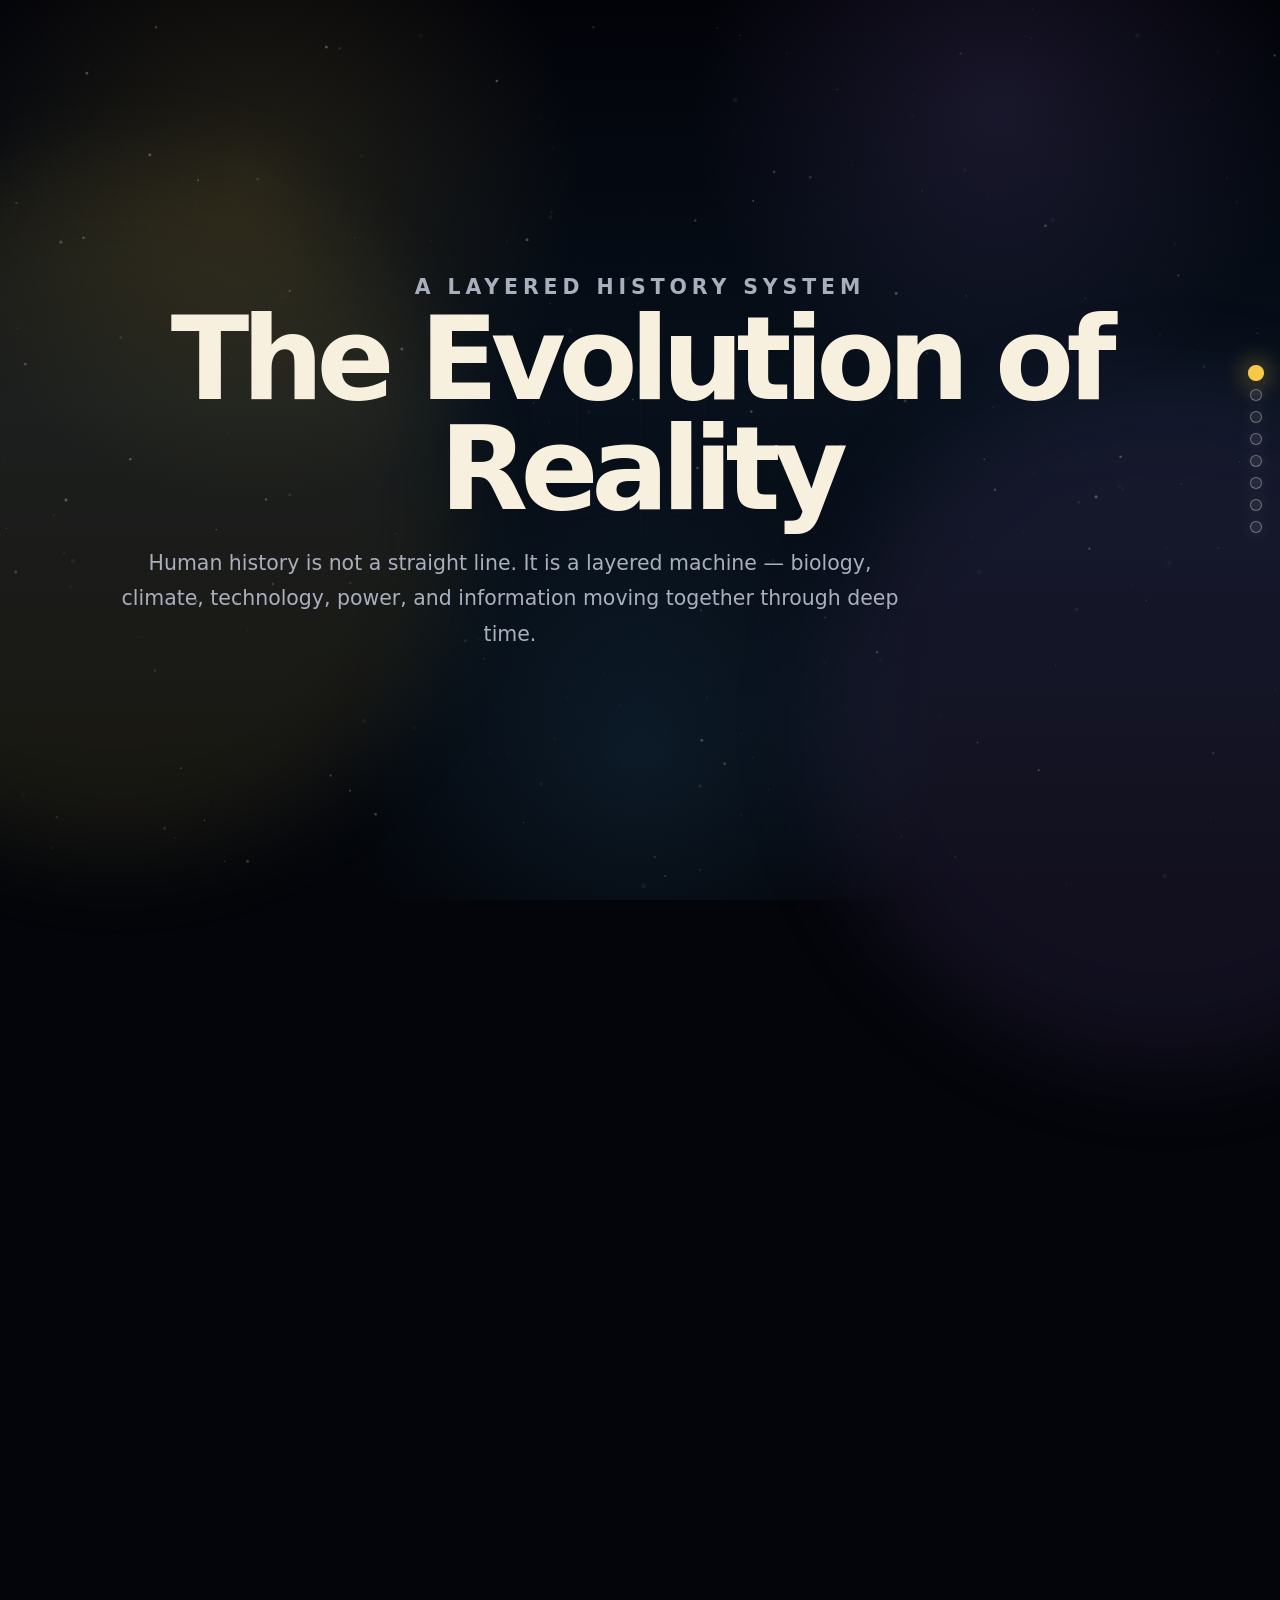
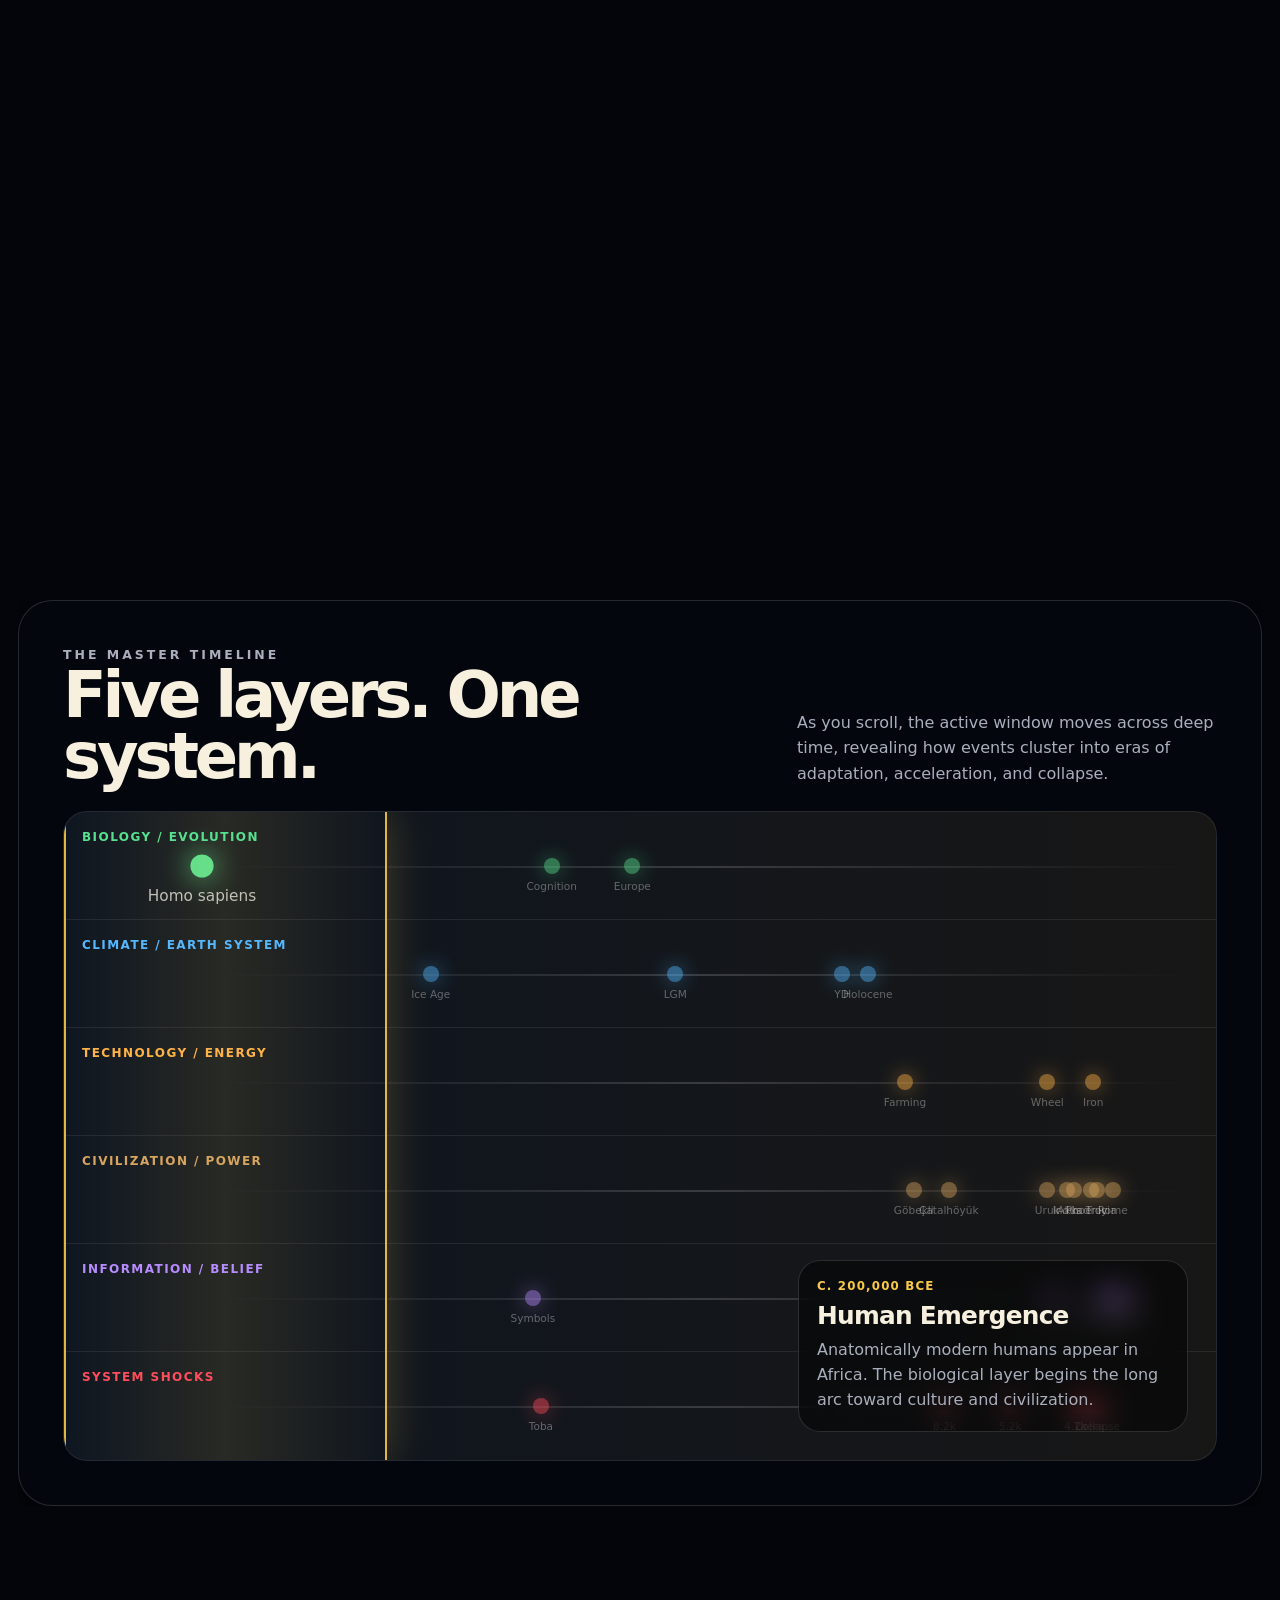
<file: cinematic-history-timeline.html>
<!DOCTYPE html>
<html lang="en">
<head>
  <meta charset="UTF-8" />
  <meta name="viewport" content="width=device-width, initial-scale=1.0" />
  <title>The Evolution of Reality — Cinematic Scroll Timeline</title>
  <style>
    :root {
      --bg: #03050a;
      --text: #f7f0df;
      --muted: #a9afbd;
      --gold: #f7c948;
      --biology: #58e08f;
      --climate: #54b8ff;
      --tech: #ffb347;
      --civilization: #d7a55f;
      --information: #b78cff;
      --shock: #ff4d5d;
      --panel: rgba(9, 13, 24, 0.72);
      --panel-solid: rgba(9, 13, 24, 0.92);
      --line: rgba(255, 255, 255, 0.14);
      --shadow: rgba(0, 0, 0, 0.55);
    }

    * { box-sizing: border-box; }

    html { scroll-behavior: smooth; }

    body {
      margin: 0;
      color: var(--text);
      font-family: Inter, ui-sans-serif, system-ui, -apple-system, BlinkMacSystemFont, "Segoe UI", sans-serif;
      background: var(--bg);
      overflow-x: hidden;
    }

    body::before {
      content: "";
      position: fixed;
      inset: 0;
      z-index: -4;
      background:
        radial-gradient(circle at 20% 20%, rgba(247, 201, 72, 0.12), transparent 26%),
        radial-gradient(circle at 78% 12%, rgba(183, 140, 255, 0.12), transparent 24%),
        radial-gradient(circle at 50% 84%, rgba(84, 184, 255, 0.10), transparent 30%),
        linear-gradient(180deg, #020309 0%, #07101b 45%, #03050a 100%);
    }

    body::after {
      content: "";
      position: fixed;
      inset: 0;
      z-index: -3;
      opacity: 0.34;
      background-image:
        linear-gradient(rgba(255, 255, 255, 0.04) 1px, transparent 1px),
        linear-gradient(90deg, rgba(255, 255, 255, 0.04) 1px, transparent 1px);
      background-size: 64px 64px;
      mask-image: radial-gradient(circle at center, black, transparent 78%);
      pointer-events: none;
    }

    .progress-bar {
      position: fixed;
      top: 0;
      left: 0;
      height: 4px;
      width: 0%;
      background: linear-gradient(90deg, var(--gold), var(--shock), var(--information));
      z-index: 100;
      box-shadow: 0 0 22px rgba(247, 201, 72, 0.75);
    }

    .starfield,
    .dust,
    .aurora {
      position: fixed;
      inset: 0;
      pointer-events: none;
    }

    .starfield { z-index: -2; opacity: 0.45; }
    .dust { z-index: -1; opacity: 0.25; }
    .aurora { z-index: -1; opacity: 0.55; filter: blur(50px); }

    .aurora::before,
    .aurora::after {
      content: "";
      position: absolute;
      width: 54vw;
      height: 54vw;
      border-radius: 50%;
      background: rgba(247, 201, 72, 0.16);
      animation: drift 18s ease-in-out infinite alternate;
    }

    .aurora::before { left: -18vw; top: 18vh; }
    .aurora::after { right: -18vw; top: 42vh; background: rgba(183, 140, 255, 0.16); animation-duration: 24s; }

    @keyframes drift {
      from { transform: translate3d(0, 0, 0) scale(1); }
      to { transform: translate3d(10vw, -8vh, 0) scale(1.2); }
    }

    .site-nav {
      position: fixed;
      right: 18px;
      top: 50%;
      transform: translateY(-50%);
      z-index: 30;
      display: grid;
      gap: 10px;
    }

    .site-nav a {
      width: 12px;
      height: 12px;
      border-radius: 50%;
      border: 1px solid rgba(255,255,255,0.34);
      background: rgba(255,255,255,0.08);
      box-shadow: 0 0 14px rgba(255,255,255,0.12);
      transition: 180ms ease;
    }

    .site-nav a.active {
      background: var(--gold);
      border-color: var(--gold);
      transform: scale(1.35);
      box-shadow: 0 0 18px rgba(247,201,72,0.82);
    }

    .chapter {
      min-height: 100vh;
      position: relative;
      display: grid;
      place-items: center;
      padding: 8vh 22px;
    }

    .chapter-inner {
      width: min(1180px, 100%);
      display: grid;
      grid-template-columns: 1fr 1fr;
      gap: clamp(28px, 5vw, 78px);
      align-items: center;
    }

    .chapter.full .chapter-inner {
      grid-template-columns: 1fr;
      text-align: center;
      max-width: 1040px;
    }

    .eyebrow {
      margin: 0 0 16px;
      color: var(--gold);
      font-weight: 900;
      font-size: 0.78rem;
      text-transform: uppercase;
      letter-spacing: 0.24em;
    }

    h1,
    h2 {
      margin: 0;
      letter-spacing: -0.065em;
      line-height: 0.95;
    }

    h1 { font-size: clamp(3.2rem, 9vw, 8.7rem); }
    h2 { font-size: clamp(2.4rem, 7vw, 6.5rem); }

    .lead {
      max-width: 780px;
      margin: 24px auto 0;
      color: var(--muted);
      font-size: clamp(1.08rem, 2vw, 1.45rem);
      line-height: 1.72;
    }

    .copy p {
      color: var(--muted);
      font-size: clamp(1.02rem, 1.8vw, 1.28rem);
      line-height: 1.72;
      margin: 22px 0 0;
    }

    .visual-card {
      position: relative;
      min-height: 480px;
      border: 1px solid var(--line);
      border-radius: 34px;
      overflow: hidden;
      background:
        linear-gradient(145deg, rgba(255,255,255,0.08), transparent),
        rgba(255,255,255,0.035);
      box-shadow: 0 36px 90px var(--shadow);
      transform: translateY(24px);
      opacity: 0;
      transition: 900ms cubic-bezier(.2,.8,.2,1);
    }

    .copy {
      transform: translateY(24px);
      opacity: 0;
      transition: 900ms cubic-bezier(.2,.8,.2,1);
    }

    .chapter.in-view .visual-card,
    .chapter.in-view .copy {
      transform: translateY(0);
      opacity: 1;
    }

    .scene-title {
      position: absolute;
      left: 26px;
      top: 24px;
      z-index: 4;
      margin: 0;
      color: rgba(255,255,255,0.86);
      font-weight: 900;
      letter-spacing: 0.1em;
      text-transform: uppercase;
      font-size: 0.78rem;
    }

    .orb {
      position: absolute;
      border-radius: 50%;
      filter: blur(0.2px);
    }

    .orb.one {
      width: 220px;
      height: 220px;
      left: 50%;
      top: 50%;
      transform: translate(-50%, -50%);
      background: radial-gradient(circle, rgba(88,224,143,0.88), rgba(88,224,143,0.08) 62%, transparent 70%);
      box-shadow: 0 0 80px rgba(88,224,143,0.45);
    }

    .orb.two {
      width: 360px;
      height: 360px;
      left: 50%;
      top: 50%;
      transform: translate(-50%, -50%);
      border: 1px solid rgba(88,224,143,0.24);
      animation: pulse 4s ease-in-out infinite;
    }

    @keyframes pulse {
      0%, 100% { transform: translate(-50%, -50%) scale(0.92); opacity: 0.38; }
      50% { transform: translate(-50%, -50%) scale(1.05); opacity: 0.72; }
    }

    .cold-warm {
      position: absolute;
      inset: 0;
      background:
        linear-gradient(90deg, rgba(57,119,255,0.68), rgba(84,184,255,0.44), rgba(255,138,76,0.45)),
        radial-gradient(circle at 40% 50%, rgba(255,255,255,0.2), transparent 18%);
    }

    .climate-spike {
      position: absolute;
      bottom: 0;
      width: 2px;
      height: 100%;
      background: rgba(255,77,93,0.72);
      box-shadow: 0 0 30px rgba(255,77,93,0.8);
      animation: flicker 2.2s ease-in-out infinite;
    }

    .climate-spike:nth-child(2) { left: 24%; animation-delay: .2s; }
    .climate-spike:nth-child(3) { left: 52%; animation-delay: .8s; }
    .climate-spike:nth-child(4) { left: 74%; animation-delay: 1.3s; }

    @keyframes flicker {
      0%, 100% { opacity: 0.35; }
      50% { opacity: 1; }
    }

    .city-grid {
      position: absolute;
      inset: 0;
      background-image:
        linear-gradient(rgba(247,201,72,0.22) 1px, transparent 1px),
        linear-gradient(90deg, rgba(247,201,72,0.22) 1px, transparent 1px);
      background-size: 42px 42px;
      transform: perspective(700px) rotateX(62deg) translateY(80px);
      transform-origin: bottom;
      mask-image: linear-gradient(transparent, black 30%, transparent 92%);
    }

    .monument {
      position: absolute;
      bottom: 75px;
      width: 62px;
      height: 150px;
      background: linear-gradient(180deg, rgba(247,201,72,0.72), rgba(215,165,95,0.18));
      border: 1px solid rgba(247,201,72,0.4);
      box-shadow: 0 0 40px rgba(247,201,72,0.18);
    }

    .monument:nth-child(2) { left: 24%; height: 110px; }
    .monument:nth-child(3) { left: 43%; height: 190px; }
    .monument:nth-child(4) { left: 62%; height: 136px; }
    .monument:nth-child(5) { left: 78%; height: 86px; }

    .info-rings {
      position: absolute;
      inset: 0;
      display: grid;
      place-items: center;
    }

    .ring {
      position: absolute;
      border: 1px solid rgba(183,140,255,0.46);
      border-radius: 50%;
      animation: expand 5s ease-in-out infinite;
    }

    .ring:nth-child(1) { width: 140px; height: 140px; }
    .ring:nth-child(2) { width: 260px; height: 260px; animation-delay: .8s; }
    .ring:nth-child(3) { width: 390px; height: 390px; animation-delay: 1.6s; }

    @keyframes expand {
      0%, 100% { opacity: .2; transform: scale(.92); }
      50% { opacity: .92; transform: scale(1.04); }
    }

    .glyph-stream {
      position: absolute;
      inset: auto 24px 24px 24px;
      color: rgba(255,255,255,0.72);
      font-size: clamp(1.4rem, 4vw, 3.6rem);
      letter-spacing: 0.2em;
      text-align: center;
      text-shadow: 0 0 22px rgba(183,140,255,0.72);
    }

    .collapse-card {
      background:
        linear-gradient(135deg, rgba(255,77,93,0.14), transparent 42%),
        rgba(255,255,255,0.035);
    }

    .fracture {
      position: absolute;
      inset: 0;
      background:
        linear-gradient(104deg, transparent 0 47%, rgba(255,77,93,0.72) 47.4% 47.8%, transparent 48.2%),
        linear-gradient(73deg, transparent 0 53%, rgba(255,77,93,0.46) 53.4% 53.8%, transparent 54.2%),
        radial-gradient(circle at 50% 50%, rgba(255,77,93,0.26), transparent 44%);
      animation: fractureFlash 3s ease-in-out infinite;
    }

    @keyframes fractureFlash {
      0%, 100% { opacity: .34; }
      50% { opacity: .95; }
    }

    .floating-events {
      position: absolute;
      inset: 0;
    }

    .floating-events span {
      position: absolute;
      padding: 9px 12px;
      border: 1px solid rgba(255,255,255,0.16);
      border-radius: 999px;
      background: rgba(0,0,0,0.34);
      color: rgba(255,255,255,0.82);
      font-size: 0.78rem;
      box-shadow: 0 12px 30px rgba(0,0,0,0.3);
    }

    .floating-events span:nth-child(1) { left: 10%; top: 24%; }
    .floating-events span:nth-child(2) { right: 14%; top: 28%; }
    .floating-events span:nth-child(3) { left: 18%; bottom: 20%; }
    .floating-events span:nth-child(4) { right: 18%; bottom: 18%; }
    .floating-events span:nth-child(5) { left: 44%; top: 52%; }

    .sticky-timeline-wrap {
      min-height: 320vh;
      position: relative;
      padding: 0 18px;
    }

    .sticky-timeline {
      position: sticky;
      top: 0;
      min-height: 100vh;
      display: grid;
      place-items: center;
      overflow: hidden;
    }

    .timeline-stage {
      width: min(1320px, 100%);
      border: 1px solid var(--line);
      border-radius: 34px;
      background: rgba(5, 8, 16, 0.82);
      box-shadow: 0 36px 100px rgba(0,0,0,0.46);
      padding: clamp(22px, 4vw, 44px);
    }

    .timeline-header {
      display: flex;
      justify-content: space-between;
      gap: 18px;
      align-items: end;
      margin-bottom: 24px;
    }

    .timeline-header h2 {
      font-size: clamp(2rem, 5vw, 4.5rem);
    }

    .timeline-header p {
      max-width: 420px;
      margin: 0;
      color: var(--muted);
      line-height: 1.6;
    }

    .timeline-grid {
      position: relative;
      min-height: 560px;
      overflow: hidden;
      border-radius: 24px;
      background:
        linear-gradient(90deg, rgba(84,184,255,0.06), rgba(247,201,72,0.06)),
        rgba(255,255,255,0.025);
      border: 1px solid rgba(255,255,255,0.08);
    }

    .era-window {
      position: absolute;
      top: 0;
      bottom: 0;
      width: 28%;
      border-left: 2px solid rgba(247,201,72,0.9);
      border-right: 2px solid rgba(247,201,72,0.9);
      background: linear-gradient(90deg, transparent, rgba(247,201,72,0.11), transparent);
      box-shadow: 0 0 42px rgba(247,201,72,0.24);
      z-index: 4;
      transform: translateX(0%);
    }

    .timeline-layer {
      position: relative;
      height: 108px;
      border-bottom: 1px solid rgba(255,255,255,0.08);
    }

    .timeline-layer:last-child { border-bottom: 0; }

    .layer-name {
      position: absolute;
      left: 18px;
      top: 18px;
      z-index: 5;
      font-size: 0.75rem;
      font-weight: 900;
      letter-spacing: 0.12em;
      text-transform: uppercase;
      color: var(--muted);
    }

    .layer-track {
      position: absolute;
      left: 155px;
      right: 24px;
      top: 54px;
      height: 2px;
      background: linear-gradient(90deg, transparent, rgba(255,255,255,0.16), transparent);
    }

    .timeline-node {
      position: absolute;
      top: 54px;
      width: 16px;
      height: 16px;
      border-radius: 50%;
      transform: translate(-50%, -50%);
      background: var(--node-color);
      box-shadow: 0 0 20px var(--node-color);
      opacity: 0.48;
      transition: 260ms ease;
    }

    .timeline-node.active {
      opacity: 1;
      transform: translate(-50%, -50%) scale(1.45);
    }

    .timeline-node span {
      position: absolute;
      left: 50%;
      top: 22px;
      transform: translateX(-50%);
      color: rgba(255,255,255,0.72);
      white-space: nowrap;
      font-size: 0.66rem;
    }

    .chapter-card {
      position: absolute;
      right: 28px;
      bottom: 28px;
      width: min(390px, calc(100% - 56px));
      padding: 18px;
      border-radius: 22px;
      border: 1px solid rgba(255,255,255,0.14);
      background: rgba(0,0,0,0.5);
      backdrop-filter: blur(14px);
      z-index: 10;
    }

    .chapter-card .date {
      color: var(--gold);
      font-weight: 900;
      letter-spacing: 0.1em;
      text-transform: uppercase;
      font-size: .74rem;
    }

    .chapter-card h3 {
      margin: 8px 0 8px;
      font-size: 1.55rem;
      letter-spacing: -0.03em;
    }

    .chapter-card p {
      margin: 0;
      color: var(--muted);
      line-height: 1.55;
    }

    .final-panel {
      max-width: 980px;
      text-align: center;
      padding: 48px;
      border: 1px solid var(--line);
      border-radius: 34px;
      background: rgba(255,255,255,0.045);
      box-shadow: 0 36px 100px rgba(0,0,0,0.42);
    }

    .final-panel h2 { font-size: clamp(2.4rem, 7vw, 6rem); }

    .final-panel p {
      margin: 26px auto 0;
      color: var(--muted);
      max-width: 760px;
      line-height: 1.8;
      font-size: clamp(1.04rem, 2vw, 1.32rem);
    }

    @media (max-width: 880px) {
      .site-nav { display: none; }
      .chapter-inner { grid-template-columns: 1fr; }
      .visual-card { min-height: 360px; }
      .timeline-header { display: block; }
      .timeline-header p { margin-top: 12px; }
      .timeline-grid { overflow-x: auto; }
      .timeline-layer { min-width: 960px; }
      .chapter-card { position: relative; right: auto; bottom: auto; margin-top: 18px; width: 100%; }
      .timeline-stage { overflow: hidden; }
    }

    @media (prefers-reduced-motion: reduce) {
      *, *::before, *::after {
        animation-duration: 0.001ms !important;
        animation-iteration-count: 1 !important;
        transition-duration: 0.001ms !important;
        scroll-behavior: auto !important;
      }
    }
  </style>
</head>
<body>
  <div class="progress-bar" id="progressBar"></div>
  <canvas class="starfield" id="starfield"></canvas>
  <canvas class="dust" id="dust"></canvas>
  <div class="aurora"></div>

  <nav class="site-nav" aria-label="Story navigation">
    <a href="#opening" class="active" aria-label="Opening"></a>
    <a href="#biology" aria-label="Biology"></a>
    <a href="#climate" aria-label="Climate"></a>
    <a href="#cities" aria-label="Cities"></a>
    <a href="#information" aria-label="Information"></a>
    <a href="#collapse" aria-label="Collapse"></a>
    <a href="#master" aria-label="Master timeline"></a>
    <a href="#ending" aria-label="Ending"></a>
  </nav>

  <main>
    <section class="chapter full" id="opening" data-scene="opening">
      <div class="chapter-inner">
        <div class="copy">
          <p class="eyebrow">A Layered History System</p>
          <h1>The Evolution of Reality</h1>
          <p class="lead">
            Human history is not a straight line. It is a layered machine — biology, climate, technology, power, and information moving together through deep time.
          </p>
        </div>
      </div>
    </section>

    <section class="chapter" id="biology" data-scene="biology">
      <div class="chapter-inner">
        <div class="copy">
          <p class="eyebrow" style="color: var(--biology);">Layer One / Biology</p>
          <h2>First, the body adapts.</h2>
          <p>
            Around 200,000 BCE, anatomically modern humans emerge in Africa. Across thousands of generations, they spread, adapt, interbreed, remember, and survive.
          </p>
          <p>
            The story begins not with cities, kings, or writing — but with bodies learning how to endure the planet.
          </p>
        </div>
        <div class="visual-card">
          <p class="scene-title">Biological Emergence</p>
          <div class="orb one"></div>
          <div class="orb two"></div>
          <div class="floating-events">
            <span>Homo sapiens</span>
            <span>Migration</span>
            <span>Neanderthals</span>
            <span>Denisovans</span>
            <span>Cognition</span>
          </div>
        </div>
      </div>
    </section>

    <section class="chapter" id="climate" data-scene="climate">
      <div class="chapter-inner">
        <div class="visual-card">
          <p class="scene-title">Earth System Pressure</p>
          <div class="cold-warm"></div>
          <div class="climate-spike"></div>
          <div class="climate-spike"></div>
          <div class="climate-spike"></div>
        </div>
        <div class="copy">
          <p class="eyebrow" style="color: var(--climate);">Layer Two / Climate</p>
          <h2>Then, the planet shifts.</h2>
          <p>
            Ice sheets expand. Seas fall. Corridors open. Corridors close. The Younger Dryas interrupts warming. The Holocene begins. Floods, droughts, and warming reshape every human possibility.
          </p>
          <p>
            Climate is not background. Climate is one of history’s engines.
          </p>
        </div>
      </div>
    </section>

    <section class="chapter" id="cities" data-scene="cities">
      <div class="chapter-inner">
        <div class="copy">
          <p class="eyebrow" style="color: var(--civilization);">Layer Three / Civilization</p>
          <h2>Settlement becomes power.</h2>
          <p>
            Agriculture turns survival into surplus. Surplus becomes storage. Storage becomes hierarchy. Settlements become cities. Cities become states. States become empires.
          </p>
          <p>
            From Göbekli Tepe and Çatalhöyük to Uruk, Egypt, the Indus Valley, and Akkad, civilization emerges as a new operating system for humanity.
          </p>
        </div>
        <div class="visual-card">
          <p class="scene-title">Urban Complexity</p>
          <div class="city-grid"></div>
          <div class="monument"></div>
          <div class="monument"></div>
          <div class="monument"></div>
          <div class="monument"></div>
        </div>
      </div>
    </section>

    <section class="chapter" id="information" data-scene="information">
      <div class="chapter-inner">
        <div class="visual-card">
          <p class="scene-title">Externalized Memory</p>
          <div class="info-rings">
            <div class="ring"></div>
            <div class="ring"></div>
            <div class="ring"></div>
          </div>
          <div class="glyph-stream">𓂀 𒀭 Α Ω א</div>
        </div>
        <div class="copy">
          <p class="eyebrow" style="color: var(--information);">Layer Four / Information</p>
          <h2>Memory leaves the mind.</h2>
          <p>
            Marks become symbols. Symbols become accounting. Accounting becomes writing. Writing becomes law, scripture, science, empire, and myth.
          </p>
          <p>
            Once information can survive outside the human brain, civilization gains a long memory — and a new kind of power.
          </p>
        </div>
      </div>
    </section>

    <section class="chapter" id="collapse" data-scene="collapse">
      <div class="chapter-inner">
        <div class="copy">
          <p class="eyebrow" style="color: var(--shock);">Layer Five / System Shock</p>
          <h2>Complexity creates fragility.</h2>
          <p>
            Around 1200 BCE, the Bronze Age world fractures. Trade networks fail. Cities burn. Empires weaken. Migrations surge. Climate stress, warfare, rebellion, and supply-chain collapse converge.
          </p>
          <p>
            The Bronze Age Collapse becomes one of history’s great warnings: when many layers fail at once, civilization does not simply decline — it cascades.
          </p>
        </div>
        <div class="visual-card collapse-card">
          <p class="scene-title">Bronze Age Collapse</p>
          <div class="fracture"></div>
          <div class="floating-events">
            <span>Sea Peoples</span>
            <span>Hittites Fall</span>
            <span>Mycenaean Collapse</span>
            <span>Trade Failure</span>
            <span>Iron Age</span>
          </div>
        </div>
      </div>
    </section>

    <section class="sticky-timeline-wrap" id="master">
      <div class="sticky-timeline">
        <div class="timeline-stage">
          <div class="timeline-header">
            <div>
              <p class="eyebrow">The Master Timeline</p>
              <h2>Five layers. One system.</h2>
            </div>
            <p>
              As you scroll, the active window moves across deep time, revealing how events cluster into eras of adaptation, acceleration, and collapse.
            </p>
          </div>
          <div class="timeline-grid" id="timelineGrid">
            <div class="era-window" id="eraWindow"></div>
            <div class="chapter-card" id="eraCard">
              <div class="date">c. 200,000 BCE</div>
              <h3>Human Emergence</h3>
              <p>Anatomically modern humans appear in Africa. The biological layer begins the long arc toward culture and civilization.</p>
            </div>
          </div>
        </div>
      </div>
    </section>

    <section class="chapter full" id="ending" data-scene="ending">
      <div class="chapter-inner">
        <div class="final-panel copy">
          <p class="eyebrow">The Pattern Beneath History</p>
          <h2>Collapse is not the end.</h2>
          <p>
            Human history moves through integration, complexity, fragility, collapse, and reorganization. The timeline is not merely a record of what happened. It is a map of how systems evolve.
          </p>
        </div>
      </div>
    </section>
  </main>

  <script>
    const scenes = [...document.querySelectorAll('.chapter')];
    const navDots = [...document.querySelectorAll('.site-nav a')];
    const progressBar = document.getElementById('progressBar');

    const layers = [
      { id: 'biology', label: 'Biology / Evolution', color: 'var(--biology)' },
      { id: 'climate', label: 'Climate / Earth System', color: 'var(--climate)' },
      { id: 'technology', label: 'Technology / Energy', color: 'var(--tech)' },
      { id: 'civilization', label: 'Civilization / Power', color: 'var(--civilization)' },
      { id: 'information', label: 'Information / Belief', color: 'var(--information)' },
      { id: 'shock', label: 'System Shocks', color: 'var(--shock)' }
    ];

    const timelineEvents = [
      { year: -200000, layer: 'biology', short: 'Homo sapiens', title: 'Human Emergence', date: 'c. 200,000 BCE', text: 'Anatomically modern humans appear in Africa. The biological layer begins the long arc toward culture and civilization.' },
      { year: -115000, layer: 'climate', short: 'Ice Age', title: 'Last Glacial Period', date: 'c. 115,000–11,700 BCE', text: 'Ice sheets expand and sea levels fall, reshaping migration routes and survival pressure.' },
      { year: -77000, layer: 'information', short: 'Symbols', title: 'Stored Meaning', date: 'c. 77,000 BCE', text: 'Humans begin recording information on objects, externalizing memory and meaning.' },
      { year: -74000, layer: 'shock', short: 'Toba', title: 'Possible Toba Bottleneck', date: 'c. 74,000 BCE', text: 'A debated but powerful marker for environmental shock and human population stress.' },
      { year: -70000, layer: 'biology', short: 'Cognition', title: 'Cognitive Acceleration', date: 'c. 70,000 BCE', text: 'Language, symbolic thought, planning, and mythic imagination deepen human cooperation.' },
      { year: -40000, layer: 'biology', short: 'Europe', title: 'Humans Reach Europe', date: 'c. 40,000 BCE', text: 'Modern humans expand into Europe and encounter remaining Neanderthal populations.' },
      { year: -24000, layer: 'climate', short: 'LGM', title: 'Last Glacial Maximum', date: 'c. 24,000–17,000 BCE', text: 'Ice reaches maximum extent, creating extreme environmental pressure.' },
      { year: -12900, layer: 'climate', short: 'YD', title: 'Younger Dryas', date: 'c. 12,900 BCE', text: 'A sudden return to cold conditions interrupts warming before the Holocene.' },
      { year: -11700, layer: 'climate', short: 'Holocene', title: 'The Holocene Opens', date: 'c. 11,700 BCE', text: 'Warmer conditions create the ecological stage for agriculture and settlement.' },
      { year: -10000, layer: 'technology', short: 'Farming', title: 'Agriculture Begins', date: 'c. 10,000 BCE', text: 'Food production creates surplus, settlement, population growth, and hierarchy.' },
      { year: -9600, layer: 'civilization', short: 'Göbekli', title: 'Göbekli Tepe', date: 'c. 9600 BCE', text: 'Monumental ritual architecture suggests belief and social organization helped drive settlement.' },
      { year: -8200, layer: 'shock', short: '8.2k', title: '8.2 Kiloyear Event', date: 'c. 8200 BCE', text: 'A sudden cooling event tests early Holocene communities.' },
      { year: -8000, layer: 'civilization', short: 'Çatalhöyük', title: 'Early Urban Density', date: 'c. 8000 BCE', text: 'Dense settlement appears in Anatolia, foreshadowing urban civilization.' },
      { year: -5200, layer: 'shock', short: '5.2k', title: '5.2 Kiloyear Event', date: 'c. 5200 BCE', text: 'Cold and arid conditions contribute to migration and cultural shifts.' },
      { year: -3500, layer: 'civilization', short: 'Uruk', title: 'Uruk and Sumer', date: 'c. 3500 BCE', text: 'City-states, temple economies, bureaucracy, and urban power emerge in Mesopotamia.' },
      { year: -3500, layer: 'technology', short: 'Wheel', title: 'The Wheel', date: 'c. 3500–3000 BCE', text: 'Transport, production, trade, and mechanical thinking are transformed.' },
      { year: -3200, layer: 'information', short: 'Writing', title: 'Writing Systems', date: 'c. 3200 BCE', text: 'Writing gives civilization a durable memory for tax, law, myth, and administration.' },
      { year: -2600, layer: 'civilization', short: 'Indus', title: 'Indus Valley Civilization', date: 'c. 2600 BCE', text: 'Planned cities, craft specialization, trade, and script emerge in South Asia.' },
      { year: -2300, layer: 'civilization', short: 'Akkad', title: 'Akkadian Empire', date: 'c. 2300 BCE', text: 'One of the first empires consolidates power across Mesopotamia.' },
      { year: -2200, layer: 'shock', short: '4.2k', title: '4.2 Kiloyear Event', date: 'c. 2200 BCE', text: 'A severe aridification event stresses Egypt, Mesopotamia, and the Indus world.' },
      { year: -1600, layer: 'shock', short: 'Thera', title: 'Thera Eruption', date: 'c. 1600 BCE', text: 'A major Aegean eruption disrupts the eastern Mediterranean system.' },
      { year: -1500, layer: 'civilization', short: 'Phoenicia', title: 'Phoenician Networks', date: 'c. 1500–300 BCE', text: 'Maritime trade networks spread goods, technologies, and alphabetic writing.' },
      { year: -1400, layer: 'technology', short: 'Iron', title: 'Early Iron Technology', date: 'c. 1400 BCE', text: 'Iron begins moving from rare material toward system-changing technology.' },
      { year: -1250, layer: 'civilization', short: 'Troy', title: 'Trojan War Horizon', date: 'c. 1250 BCE', text: 'Traditional Trojan War dating falls near the unstable Late Bronze Age world.' },
      { year: -1200, layer: 'shock', short: 'Collapse', title: 'Bronze Age Collapse', date: 'c. 1208–1176 BCE', text: 'Drought, migration, war, rebellion, and trade failure cascade across the eastern Mediterranean.' },
      { year: -1000, layer: 'information', short: 'Alphabet', title: 'Alphabetic Writing Spreads', date: 'c. 1000 BCE', text: 'The Phoenician alphabet helps reshape literacy and communication across the Mediterranean.' },
      { year: -800, layer: 'information', short: 'Axial Age', title: 'Axial Age', date: 'c. 800–200 BCE', text: 'Philosophy, prophecy, Buddhism, Jainism, Confucianism, and Daoism transform human self-understanding.' },
      { year: -509, layer: 'civilization', short: 'Rome', title: 'Roman Republic', date: '509 BCE', text: 'Rome establishes a republican political order that later underwrites imperial power.' },
      { year: -45, layer: 'information', short: 'Calendar', title: 'Julian Calendar', date: '45 BCE', text: 'Standardized timekeeping becomes a tool of empire, administration, and memory.' },
      { year: -4, layer: 'information', short: 'Jesus', title: 'Birth of Jesus', date: 'c. 4 BCE', text: 'A religious movement begins that will profoundly reshape later world history.' }
    ];

    function yearToPercent(year) {
      const start = -200000;
      const bend = -20000;
      const end = -4;
      if (year <= bend) return ((year - start) / (bend - start)) * 42 + 12;
      return 54 + ((year - bend) / (end - bend)) * 38;
    }

    function buildTimeline() {
      const grid = document.getElementById('timelineGrid');
      layers.forEach(layer => {
        const row = document.createElement('div');
        row.className = 'timeline-layer';
        row.innerHTML = `<div class="layer-name" style="color:${layer.color}">${layer.label}</div><div class="layer-track"></div>`;
        timelineEvents.filter(e => e.layer === layer.id).forEach(event => {
          const node = document.createElement('div');
          node.className = 'timeline-node';
          node.dataset.year = event.year;
          node.style.left = `calc(155px + (${yearToPercent(event.year)}% - 155px))`;
          node.style.setProperty('--node-color', layer.color);
          node.innerHTML = `<span>${event.short}</span>`;
          row.appendChild(node);
        });
        grid.appendChild(row);
      });
    }

    function updateProgress() {
      const scrollTop = window.scrollY;
      const docHeight = document.documentElement.scrollHeight - window.innerHeight;
      const percent = docHeight > 0 ? (scrollTop / docHeight) * 100 : 0;
      progressBar.style.width = `${percent}%`;
    }

    function updateSceneVisibility() {
      let activeId = 'opening';
      scenes.forEach(scene => {
        const rect = scene.getBoundingClientRect();
        const inView = rect.top < window.innerHeight * 0.64 && rect.bottom > window.innerHeight * 0.36;
        scene.classList.toggle('in-view', inView);
        if (inView) activeId = scene.id;
      });
      navDots.forEach(dot => dot.classList.toggle('active', dot.getAttribute('href') === `#${activeId}`));
    }

    function updateStickyTimeline() {
      const wrap = document.getElementById('master');
      const rect = wrap.getBoundingClientRect();
      const total = wrap.offsetHeight - window.innerHeight;
      const passed = Math.min(Math.max(-rect.top, 0), total);
      const progress = total > 0 ? passed / total : 0;
      const windowEl = document.getElementById('eraWindow');
      const card = document.getElementById('eraCard');
      const x = progress * 72;
      windowEl.style.transform = `translateX(${x * 2.55}%)`;

      const targetIndex = Math.min(timelineEvents.length - 1, Math.floor(progress * timelineEvents.length));
      const activeEvent = timelineEvents[targetIndex];

      document.querySelectorAll('.timeline-node').forEach(node => {
        const year = Number(node.dataset.year);
        node.classList.toggle('active', Math.abs(year - activeEvent.year) < 1);
      });

      card.innerHTML = `
        <div class="date">${activeEvent.date}</div>
        <h3>${activeEvent.title}</h3>
        <p>${activeEvent.text}</p>
      `;
    }

    function makeCanvasParticles(canvasId, count, speed, size, opacity) {
      const canvas = document.getElementById(canvasId);
      const ctx = canvas.getContext('2d');
      let particles = [];

      function resize() {
        canvas.width = window.innerWidth * devicePixelRatio;
        canvas.height = window.innerHeight * devicePixelRatio;
        canvas.style.width = `${window.innerWidth}px`;
        canvas.style.height = `${window.innerHeight}px`;
        particles = Array.from({ length: count }, () => ({
          x: Math.random() * canvas.width,
          y: Math.random() * canvas.height,
          r: (Math.random() * size + 0.4) * devicePixelRatio,
          vx: (Math.random() - 0.5) * speed * devicePixelRatio,
          vy: (Math.random() - 0.5) * speed * devicePixelRatio,
          a: Math.random() * opacity + 0.05
        }));
      }

      function draw() {
        ctx.clearRect(0, 0, canvas.width, canvas.height);
        particles.forEach(p => {
          p.x += p.vx;
          p.y += p.vy;
          if (p.x < 0) p.x = canvas.width;
          if (p.x > canvas.width) p.x = 0;
          if (p.y < 0) p.y = canvas.height;
          if (p.y > canvas.height) p.y = 0;
          ctx.beginPath();
          ctx.arc(p.x, p.y, p.r, 0, Math.PI * 2);
          ctx.fillStyle = `rgba(255, 240, 210, ${p.a})`;
          ctx.fill();
        });
        requestAnimationFrame(draw);
      }

      resize();
      draw();
      window.addEventListener('resize', resize);
    }

    function onScroll() {
      updateProgress();
      updateSceneVisibility();
      updateStickyTimeline();
    }

    buildTimeline();
    makeCanvasParticles('starfield', 180, 0.08, 1.2, 0.6);
    makeCanvasParticles('dust', 80, 0.22, 2.3, 0.18);
    window.addEventListener('scroll', onScroll, { passive: true });
    window.addEventListener('resize', onScroll);
    onScroll();
  </script>
</body>
</html>
</file>
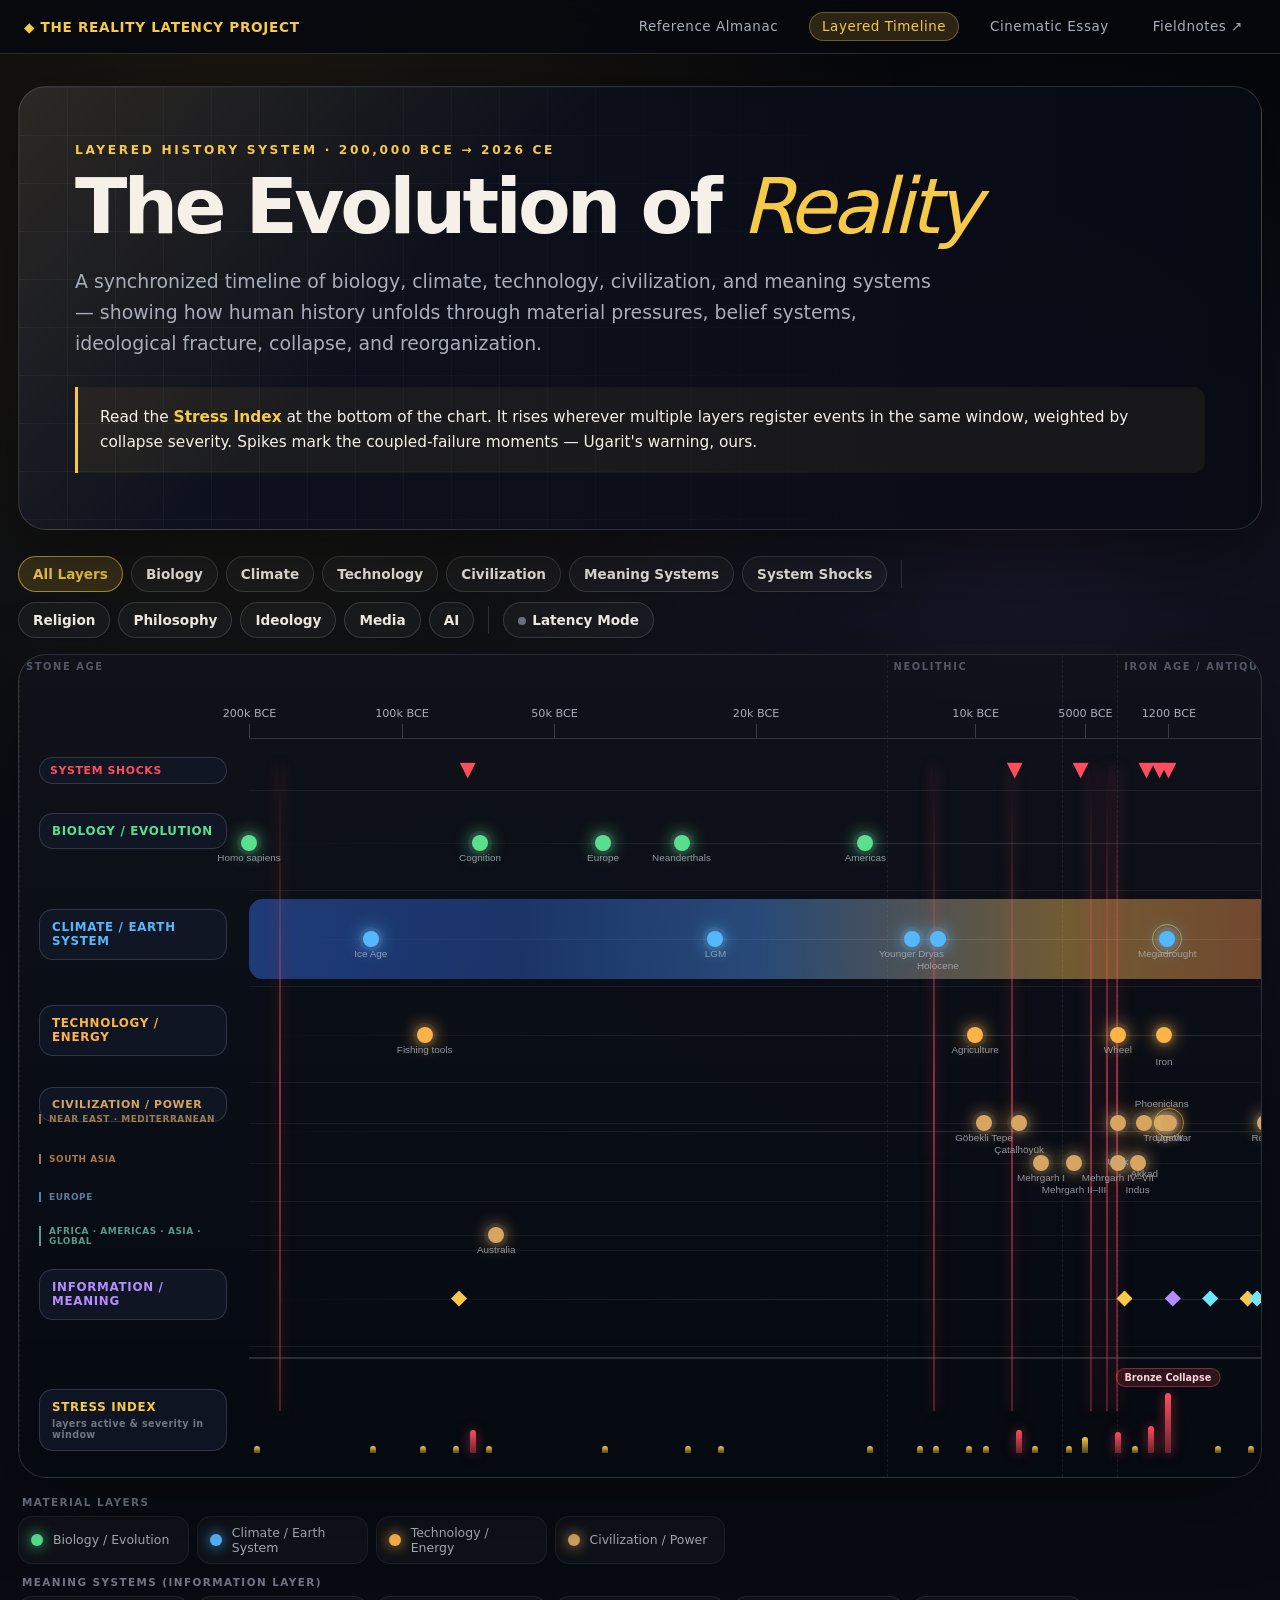
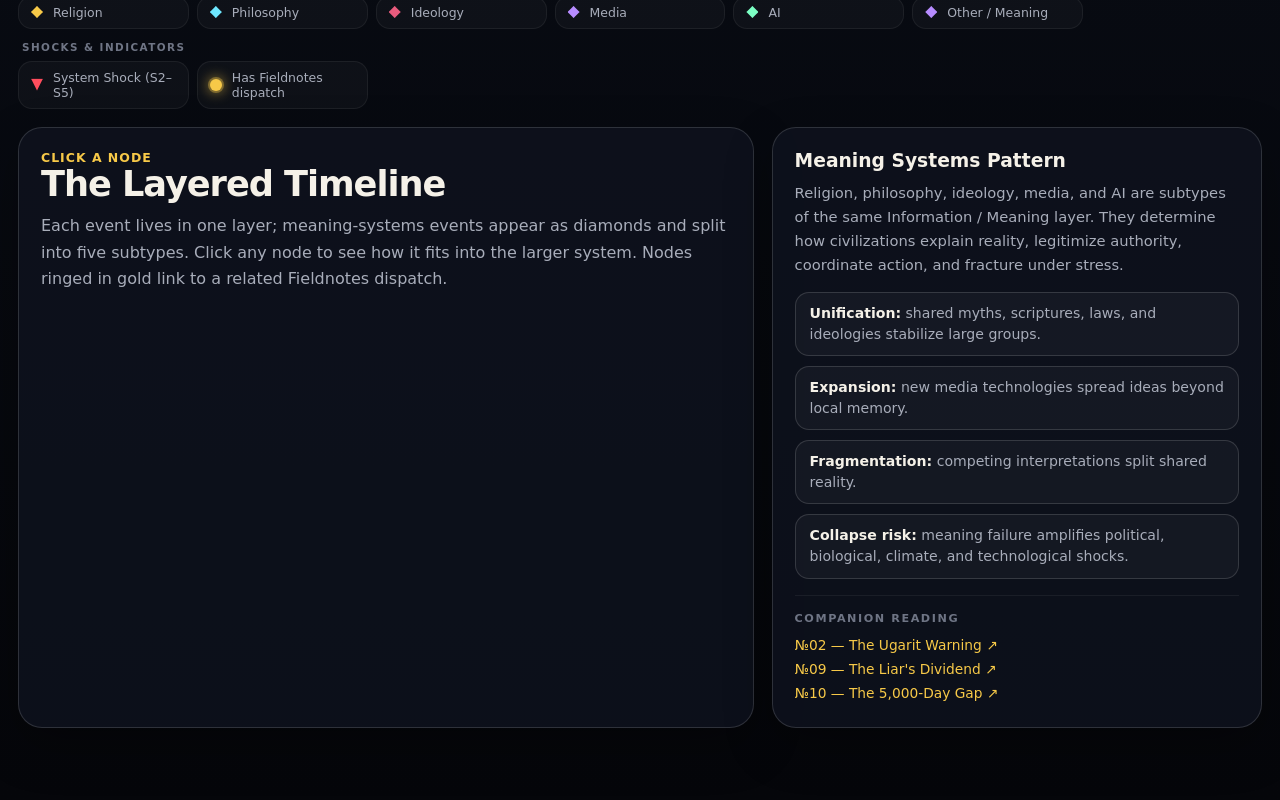
<file: history-timeline.html>
<!DOCTYPE html>
<html lang="en">
<head>
  <meta charset="UTF-8" />
  <meta name="viewport" content="width=device-width, initial-scale=1.0" />
  <title>The Evolution of Reality — Layered History System</title>
  <meta name="description" content="A layered timeline of biology, climate, technology, civilization, and meaning systems — from 200,000 BCE to the present moment." />
  <style>
    /* ============================================================
       DESIGN TOKENS
       ============================================================ */
    :root {
      --bg: #07090f;
      --panel: rgba(14, 18, 30, 0.86);
      --panel-soft: rgba(20, 26, 42, 0.72);
      --line: rgba(255, 255, 255, 0.14);
      --line-soft: rgba(255, 255, 255, 0.06);
      --text: #f5f1e8;
      --muted: #a8adba;
      --muted-2: #6f7585;
      --gold: #f7c948;
      --gold-soft: rgba(247, 201, 72, 0.16);

      /* Layer colors */
      --biology:      #58e08f;
      --climate:      #54b8ff;
      --tech:         #ffb347;
      --civilization: #d7a55f;
      --information:  #b78cff;
      --shock:        #ff4d5d;

      /* Information subtypes (intentionally distinct from --shock to avoid color collision) */
      --religion:   #f7c948;
      --philosophy: #6ee7ff;
      --ideology:   #e85b7d;   /* shifted from #ff6b6b to differentiate from --shock */
      --media:      #b78cff;
      --ai:         #7cffc4;

      --warm: #ff8a4c;
      --cold: #3977ff;
    }
    * { box-sizing: border-box; }
    html { scroll-behavior: smooth; }
    body {
      margin: 0;
      font-family: Inter, ui-sans-serif, system-ui, -apple-system, BlinkMacSystemFont, "Segoe UI", sans-serif;
      background:
        radial-gradient(circle at 20% 10%, rgba(247, 201, 72, 0.10), transparent 28%),
        radial-gradient(circle at 80% 25%, rgba(183, 140, 255, 0.09), transparent 28%),
        linear-gradient(180deg, #05060a 0%, #090d16 45%, #05060a 100%);
      color: var(--text);
      min-height: 100vh;
      -webkit-font-smoothing: antialiased;
    }

    /* ============================================================
       SUITE NAV
       ============================================================ */
    .suite-nav {
      position: sticky;
      top: 0;
      z-index: 50;
      background: rgba(7, 9, 15, 0.85);
      backdrop-filter: blur(12px);
      -webkit-backdrop-filter: blur(12px);
      border-bottom: 1px solid var(--line);
    }
    .suite-nav-inner {
      max-width: 1520px;
      margin: 0 auto;
      padding: 12px 24px;
      display: flex;
      align-items: center;
      gap: 18px;
      flex-wrap: wrap;
    }
    .suite-brand {
      font-weight: 800;
      letter-spacing: 0.05em;
      color: var(--gold);
      font-size: 0.85rem;
      text-transform: uppercase;
      margin-right: auto;
    }
    .suite-nav a {
      color: var(--muted);
      text-decoration: none;
      font-size: 0.84rem;
      letter-spacing: 0.04em;
      padding: 6px 12px;
      border-radius: 999px;
      border: 1px solid transparent;
      transition: 160ms ease;
    }
    .suite-nav a:hover { color: var(--text); border-color: var(--line); }
    .suite-nav a.active {
      color: var(--gold);
      border-color: rgba(247, 201, 72, 0.32);
      background: var(--gold-soft);
    }

    .timeline-page {
      width: min(1520px, 100%);
      margin: 0 auto;
      padding: 32px 18px 72px;
    }

    /* ============================================================
       HERO
       ============================================================ */
    .hero {
      position: relative;
      overflow: hidden;
      border: 1px solid var(--line);
      border-radius: 28px;
      padding: clamp(28px, 5vw, 56px);
      background:
        linear-gradient(135deg, rgba(247, 201, 72, 0.12), transparent 35%),
        linear-gradient(90deg, rgba(15, 19, 33, 0.92), rgba(8, 11, 20, 0.92));
      box-shadow: 0 26px 80px rgba(0, 0, 0, 0.42);
    }
    .hero::before {
      content: "";
      position: absolute; inset: 0;
      background-image:
        linear-gradient(rgba(255, 255, 255, 0.045) 1px, transparent 1px),
        linear-gradient(90deg, rgba(255, 255, 255, 0.045) 1px, transparent 1px);
      background-size: 48px 48px;
      mask-image: linear-gradient(90deg, black, transparent 82%);
      pointer-events: none;
    }
    .eyebrow {
      position: relative; z-index: 1;
      margin: 0 0 14px;
      color: var(--gold);
      letter-spacing: 0.22em;
      text-transform: uppercase;
      font-size: 0.76rem;
      font-weight: 800;
    }
    h1 {
      position: relative; z-index: 1;
      margin: 0;
      max-width: 1000px;
      font-size: clamp(2.2rem, 6vw, 4.8rem);
      line-height: 0.95;
      letter-spacing: -0.05em;
    }
    h1 em {
      font-style: italic;
      color: var(--gold);
      font-weight: 400;
    }
    .hero p.intro {
      position: relative; z-index: 1;
      max-width: 860px;
      margin: 22px 0 0;
      color: var(--muted);
      font-size: clamp(1rem, 1.6vw, 1.18rem);
      line-height: 1.65;
    }
    .hero-thesis {
      position: relative; z-index: 1;
      margin: 28px 0 0;
      padding: 18px 22px;
      border-left: 3px solid var(--gold);
      background: rgba(247, 201, 72, 0.06);
      border-radius: 0 12px 12px 0;
      font-size: 0.96rem;
      line-height: 1.6;
    }
    .hero-thesis em { color: var(--gold); font-style: normal; font-weight: 600; }

    /* ============================================================
       CONTROLS
       ============================================================ */
    .controls {
      display: flex;
      flex-wrap: wrap;
      gap: 10px;
      align-items: center;
      margin: 26px 0 14px;
    }
    .controls-group {
      display: flex;
      flex-wrap: wrap;
      gap: 8px;
      align-items: center;
    }
    .controls-divider {
      width: 1px;
      height: 28px;
      background: var(--line);
      margin: 0 4px;
    }
    .filter-button, .mode-button {
      appearance: none;
      border: 1px solid var(--line);
      color: var(--text);
      background: rgba(255, 255, 255, 0.04);
      border-radius: 999px;
      padding: 9px 14px;
      cursor: pointer;
      font-weight: 700;
      font-size: 0.85rem;
      transition: 160ms ease;
      font-family: inherit;
    }
    .filter-button:hover, .mode-button:hover {
      transform: translateY(-1px);
      border-color: rgba(247, 201, 72, 0.4);
    }
    .filter-button.active, .mode-button.active {
      border-color: rgba(247, 201, 72, 0.62);
      background: var(--gold-soft);
      color: var(--gold);
    }
    .mode-button .mode-dot {
      display: inline-block;
      width: 8px; height: 8px;
      border-radius: 50%;
      background: var(--muted-2);
      margin-right: 6px;
      vertical-align: middle;
    }
    .mode-button.active .mode-dot { background: var(--gold); box-shadow: 0 0 10px var(--gold); }

    /* Filter button colors when active */
    .filter-button[data-filter="biology"].active     { border-color: var(--biology); background: rgba(88, 224, 143, 0.12); color: var(--biology); }
    .filter-button[data-filter="climate"].active     { border-color: var(--climate); background: rgba(84, 184, 255, 0.12); color: var(--climate); }
    .filter-button[data-filter="technology"].active  { border-color: var(--tech);    background: rgba(255, 179, 71, 0.12); color: var(--tech); }
    .filter-button[data-filter="civilization"].active{ border-color: var(--civilization); background: rgba(215, 165, 95, 0.12); color: var(--civilization); }
    .filter-button[data-filter="information"].active { border-color: var(--information); background: rgba(183, 140, 255, 0.12); color: var(--information); }
    .filter-button[data-filter="shock"].active       { border-color: var(--shock);   background: rgba(255, 77, 93, 0.14);  color: var(--shock); }
    .filter-button[data-filter="religion"].active    { border-color: var(--religion); background: rgba(247, 201, 72, 0.14); color: var(--religion); }
    .filter-button[data-filter="philosophy"].active  { border-color: var(--philosophy); background: rgba(110, 231, 255, 0.14); color: var(--philosophy); }
    .filter-button[data-filter="ideology"].active    { border-color: var(--ideology); background: rgba(232, 91, 125, 0.14); color: var(--ideology); }
    .filter-button[data-filter="media"].active       { border-color: var(--media); background: rgba(183, 140, 255, 0.14); color: var(--media); }
    .filter-button[data-filter="ai"].active          { border-color: var(--ai); background: rgba(124, 255, 196, 0.14); color: var(--ai); }

    /* ============================================================
       TIMELINE CONTAINER
       ============================================================ */
    .timeline-shell {
      position: relative;
      margin-top: 16px;
      border: 1px solid var(--line);
      border-radius: 28px;
      overflow-x: auto;
      overflow-y: hidden;
      background:
        linear-gradient(180deg, rgba(255,255,255,0.035), transparent),
        rgba(6, 9, 17, 0.9);
      box-shadow: 0 26px 80px rgba(0, 0, 0, 0.35);
    }
    .timeline {
      position: relative;
      min-width: 1780px;
      padding: 28px 60px 24px 230px;
    }

    /* Era bands */
    .era-band {
      position: absolute;
      top: 0; bottom: 0;
      pointer-events: none;
      border-left: 1px dashed rgba(255,255,255,0.07);
    }
    .era-band:last-of-type { border-right: 1px dashed rgba(255,255,255,0.07); }
    .era-band-label {
      position: absolute;
      top: 6px; left: 6px;
      color: var(--muted-2);
      font-size: 0.62rem;
      letter-spacing: 0.16em;
      text-transform: uppercase;
      font-weight: 700;
      white-space: nowrap;
      opacity: 0.7;
    }

    .time-axis {
      position: relative;
      height: 56px;
      border-bottom: 1px solid var(--line);
      margin-bottom: 14px;
    }
    .tick {
      position: absolute;
      bottom: 0;
      width: 1px;
      height: 14px;
      background: rgba(255,255,255,0.18);
    }
    .tick span {
      position: absolute;
      bottom: 18px;
      left: 50%;
      transform: translateX(-50%);
      color: var(--muted);
      font-size: 0.7rem;
      white-space: nowrap;
    }

    /* ============================================================
       SHOCKS ROW (clickable, at the top under the axis)
       ============================================================ */
    .shocks-row {
      position: relative;
      height: 38px;
      border-bottom: 1px solid var(--line-soft);
      margin-bottom: 4px;
    }
    .shocks-row .layer-label {
      top: 4px;
      padding: 6px 10px;
      font-size: 0.68rem;
      color: var(--shock);
    }
    .shocks-row .event-node { top: 18px; }

    /* ============================================================
       LAYER ROWS
       ============================================================ */
    .layer {
      position: relative;
      height: 96px;
      border-bottom: 1px solid var(--line-soft);
      transition: opacity 0.2s;
    }
    .layer:last-of-type { border-bottom: 0; }

    .layer-label {
      position: absolute;
      left: -210px;
      top: 18px;
      width: 188px;
      padding: 10px 12px;
      border-radius: 14px;
      background: var(--panel-soft);
      border: 1px solid var(--line);
      font-weight: 800;
      font-size: 0.74rem;
      letter-spacing: 0.06em;
      text-transform: uppercase;
      line-height: 1.25;
    }
    .layer-line {
      position: absolute;
      left: 0; right: 0;
      top: 48px;
      height: 1px;
      background: linear-gradient(90deg, transparent, rgba(255,255,255,0.14), transparent);
    }

    /* Climate band */
    .climate-band {
      position: absolute;
      left: 0; right: 0;
      top: 8px;
      height: 80px;
      border-radius: 14px;
      opacity: 0.42;
      background: linear-gradient(90deg,
        var(--cold) 0%, #3168d9 18%, #4d9aff 34%,
        #ffc45a 55%, var(--warm) 72%, #d24b39 100%);
    }

    /* ============================================================
       EVENT NODES
       ============================================================ */
    .event-node {
      --node-color: var(--gold);
      position: absolute;
      top: 48px;
      transform: translate(-50%, -50%);
      width: 16px; height: 16px;
      border: 0; padding: 0;
      border-radius: 50%;
      background: var(--node-color);
      box-shadow: 0 0 0 4px rgba(255,255,255,0.05), 0 0 18px var(--node-color);
      cursor: pointer;
      transition: transform 160ms ease, opacity 160ms ease;
      z-index: 6;
    }
    .event-node:hover, .event-node.selected {
      transform: translate(-50%, -50%) scale(1.5);
      z-index: 20;
    }
    .event-node.selected {
      box-shadow: 0 0 0 6px rgba(247, 201, 72, 0.18), 0 0 24px var(--node-color);
    }
    .event-node.dimmed { opacity: 0.14; pointer-events: none; }

    /* Shape variant: meaning-system (diamond) */
    .meaning-node {
      clip-path: polygon(50% 0%, 100% 50%, 50% 100%, 0% 50%);
      border-radius: 0;
    }

    /* Shape variant: shock (triangle pointing down) — used in shocks row */
    .shocks-row .event-node {
      clip-path: polygon(50% 100%, 0% 0%, 100% 0%);
      border-radius: 0;
    }

    /* Fieldnotes-linked event ring */
    .event-node.has-link::before {
      content: "";
      position: absolute;
      inset: -7px;
      border-radius: 50%;
      border: 1px solid rgba(247, 201, 72, 0.55);
      pointer-events: none;
    }
    /* For diamond and triangle shapes, the ring still uses a border-radius circle around */
    .meaning-node.has-link::before { border-radius: 50%; inset: -8px; }
    .shocks-row .event-node.has-link::before { border-radius: 50%; inset: -7px; }

    .event-node::after {
      content: attr(data-short);
      position: absolute;
      left: 50%;
      top: 18px;
      transform: translateX(-50%);
      width: max-content;
      max-width: 120px;
      color: var(--muted);
      font-size: 0.62rem;
      text-align: center;
      pointer-events: none;
      opacity: 0.85;
      line-height: 1.1;
    }
    /* Stagger labels vertically when nodes cluster horizontally */
    .event-node[data-stagger="1"]::after  { top: 30px; }
    .event-node[data-stagger="2"]::after  { top: 42px; }
    .event-node[data-stagger="3"]::after  { top: 54px; }
    .event-node[data-stagger="-1"]::after { top: -16px; }

    /* Collapse score badge — sits below the shock node */
    .collapse-score {
      position: absolute;
      bottom: -14px;
      left: 50%;
      transform: translateX(-50%);
      color: #ffd3d8;
      font-size: 0.55rem;
      font-weight: 800;
      background: rgba(255,77,93,0.22);
      border: 1px solid rgba(255,77,93,0.4);
      border-radius: 999px;
      padding: 1px 5px;
      pointer-events: none;
      letter-spacing: 0.02em;
    }

    /* ============================================================
       SHOCK VERTICAL LINES — visual indicators piercing all layers
       ============================================================ */
    .shock-line {
      position: absolute;
      top: 110px;
      width: 2px;
      transform: translateX(-50%);
      background: linear-gradient(180deg, transparent, rgba(255, 77, 93, 0.55), rgba(255, 77, 93, 0.3));
      box-shadow: 0 0 14px rgba(255, 77, 93, 0.4);
      z-index: 3;
      pointer-events: none;
    }

    /* ============================================================
       STRESS INDEX ROW
       ============================================================ */
    .stress-row {
      position: relative;
      height: 96px;
      border-top: 2px solid var(--line);
      margin-top: 10px;
      padding-top: 24px;
    }
    .stress-label {
      position: absolute;
      left: -210px;
      top: 30px;
      width: 188px;
      padding: 10px 12px;
      border-radius: 14px;
      background: var(--panel-soft);
      border: 1px solid var(--line);
      font-weight: 800;
      font-size: 0.74rem;
      letter-spacing: 0.06em;
      text-transform: uppercase;
      color: var(--gold);
    }
    .stress-label small {
      display: block;
      color: var(--muted-2);
      font-size: 0.6rem;
      margin-top: 4px;
      letter-spacing: 0.04em;
      text-transform: none;
      font-weight: 600;
    }
    .stress-bar {
      position: absolute;
      bottom: 0;
      width: 6px;
      transform: translateX(-50%);
      background: linear-gradient(180deg, var(--gold), rgba(247, 201, 72, 0.3));
      border-radius: 3px 3px 0 0;
      transition: opacity 0.2s;
    }
    .stress-bar.high {
      background: linear-gradient(180deg, var(--shock), rgba(255, 77, 93, 0.4));
      box-shadow: 0 0 12px rgba(255, 77, 93, 0.5);
    }
    .stress-bar.peak::before {
      content: attr(data-peak-label);
      position: absolute;
      bottom: 100%;
      left: 50%;
      transform: translateX(-50%);
      color: #ffd3d8;
      background: rgba(255, 77, 93, 0.16);
      border: 1px solid rgba(255, 77, 93, 0.4);
      border-radius: 999px;
      padding: 3px 8px;
      font-size: 0.6rem;
      white-space: nowrap;
      font-weight: 700;
      margin-bottom: 6px;
    }

    /* ============================================================
       LATENCY SVG OVERLAY
       ============================================================ */
    .latency-svg {
      position: absolute;
      left: 0; right: 0;
      top: 0; bottom: 0;
      width: 100%; height: 100%;
      pointer-events: none;
      z-index: 4;
      display: none;
      overflow: visible;
    }
    .latency-svg.visible { display: block; }
    .latency-arc {
      fill: none;
      stroke: rgba(247, 201, 72, 0.5);
      stroke-width: 1.5;
      stroke-dasharray: 4 4;
    }
    .latency-arc-label {
      fill: var(--gold);
      font-family: ui-monospace, Menlo, monospace;
      font-size: 10px;
      font-weight: 700;
    }

    /* ============================================================
       LEGEND
       ============================================================ */
    .legend {
      display: grid;
      grid-template-columns: repeat(auto-fit, minmax(170px, 1fr));
      gap: 8px;
      margin: 14px 0 0;
    }
    .legend-item {
      display: flex;
      align-items: center;
      gap: 10px;
      color: var(--muted);
      background: rgba(255, 255, 255, 0.03);
      border: 1px solid var(--line-soft);
      border-radius: 14px;
      padding: 8px 12px;
      font-size: 0.78rem;
    }
    .legend-shape {
      width: 12px; height: 12px;
      box-shadow: 0 0 14px currentColor;
      flex: 0 0 auto;
    }
    .legend-shape.dot { border-radius: 50%; }
    .legend-shape.diamond { clip-path: polygon(50% 0%, 100% 50%, 50% 100%, 0% 50%); }
    .legend-shape.triangle { clip-path: polygon(50% 100%, 0% 0%, 100% 0%); }
    .legend-section-label {
      grid-column: 1 / -1;
      color: var(--muted-2);
      font-size: 0.65rem;
      letter-spacing: 0.14em;
      text-transform: uppercase;
      font-weight: 700;
      margin-top: 4px;
      padding-left: 4px;
    }

    /* ============================================================
       DETAIL PANEL
       ============================================================ */
    .detail-panel {
      margin-top: 18px;
      display: grid;
      grid-template-columns: 1.2fr 0.8fr;
      gap: 18px;
    }
    .card {
      border: 1px solid var(--line);
      border-radius: 24px;
      padding: 22px;
      background: var(--panel);
      box-shadow: 0 18px 48px rgba(0, 0, 0, 0.28);
    }
    .card h2, .card h3 { margin: 0 0 10px; }
    .event-date {
      color: var(--gold);
      font-weight: 800;
      letter-spacing: 0.08em;
      text-transform: uppercase;
      font-size: 0.78rem;
    }
    .event-layer-tag {
      display: inline-block;
      margin-left: 10px;
      padding: 3px 10px;
      border-radius: 999px;
      font-size: 0.68rem;
      letter-spacing: 0.06em;
      text-transform: uppercase;
      font-weight: 700;
      border: 1px solid currentColor;
    }
    .event-title {
      margin: 8px 0 12px;
      font-size: clamp(1.4rem, 3vw, 2.2rem);
      letter-spacing: -0.03em;
      line-height: 1.1;
    }
    .event-description {
      color: var(--muted);
      line-height: 1.65;
      margin: 0 0 16px;
    }
    .tags {
      display: flex;
      flex-wrap: wrap;
      gap: 8px;
      margin-bottom: 16px;
    }
    .tag {
      font-size: 0.68rem;
      font-weight: 700;
      letter-spacing: 0.08em;
      text-transform: uppercase;
      border-radius: 999px;
      padding: 5px 9px;
      border: 1px solid var(--line);
      background: rgba(255,255,255,0.04);
      color: var(--muted);
    }
    .tag.collapse-tag {
      color: #ffd3d8;
      border-color: rgba(255,77,93,0.4);
      background: rgba(255,77,93,0.12);
    }
    .event-fieldnote {
      display: inline-flex;
      align-items: center;
      gap: 8px;
      padding: 10px 14px;
      border-radius: 12px;
      background: var(--gold-soft);
      border: 1px solid rgba(247, 201, 72, 0.32);
      color: var(--gold);
      text-decoration: none;
      font-weight: 600;
      font-size: 0.88rem;
      transition: 160ms ease;
    }
    .event-fieldnote:hover {
      background: rgba(247, 201, 72, 0.22);
      transform: translateX(2px);
    }
    .event-fieldnote::after { content: " →"; }

    .system-list {
      margin: 14px 0 0;
      padding: 0;
      list-style: none;
      display: grid;
      gap: 10px;
    }
    .system-list li {
      padding: 10px 14px;
      border-radius: 14px;
      border: 1px solid var(--line);
      background: rgba(255, 255, 255, 0.035);
      color: var(--muted);
      line-height: 1.5;
      font-size: 0.88rem;
    }
    .system-list strong { color: var(--text); }
    .note { color: var(--muted); line-height: 1.65; margin: 0; font-size: 0.92rem; }

    .companion {
      margin-top: 16px;
      padding-top: 16px;
      border-top: 1px solid var(--line-soft);
    }
    .companion-label {
      font-size: 0.7rem;
      color: var(--muted-2);
      letter-spacing: 0.14em;
      text-transform: uppercase;
      font-weight: 700;
      margin-bottom: 8px;
    }
    .companion a {
      color: var(--gold);
      text-decoration: none;
      font-size: 0.86rem;
      display: block;
      padding: 4px 0;
    }
    .companion a:hover { text-decoration: underline; }

    /* ============================================================
       MOBILE
       ============================================================ */
    @media (max-width: 860px) {
      .timeline-page { padding-top: 18px; }
      .detail-panel { grid-template-columns: 1fr; }
      .timeline { min-width: 1480px; padding-left: 178px; }
      .layer-label, .stress-label { left: -158px; width: 138px; font-size: 0.66rem; }
      h1 { font-size: 2.2rem; }
    }
  

/* Keep the civilization main label at top of expanded row */
.layer[data-layer="civilization"] > .layer-label {
  top: 4px;
  font-size: 0.68rem;
}

/* ─── Civilization regional sub-rows ─────────────────────────── */
.layer[data-layer="civilization"] {
  height: 168px;
}
.civ-subrow {
  position: absolute;
  left: 0; right: 0;
  height: 1px;
  background: rgba(255,255,255,0.06);
  pointer-events: none;
}
.civ-sublabel {
  position: absolute;
  left: -210px;
  width: 188px;
  font-size: 0.56rem;
  font-weight: 700;
  letter-spacing: 0.06em;
  text-transform: uppercase;
  opacity: 0.72;
  pointer-events: none;
  padding-left: 8px;
  border-left: 2px solid currentColor;
}

</style>
</head>
<body>

<!-- ============================================================
     SUITE NAV
     ============================================================ -->
<nav class="suite-nav" aria-label="Site navigation">
  <div class="suite-nav-inner">
    <span class="suite-brand">◆ The Reality Latency Project</span>
    <a href="index.html">Reference Almanac</a>
    <a href="history-timeline.html" class="active">Layered Timeline</a>
    <a href="cinematic-history-timeline.html">Cinematic Essay</a>
    <a href="https://jefrix.github.io/Fieldnotes/index.html">Fieldnotes ↗</a>
  </div>
</nav>

<main class="timeline-page">

  <!-- HERO -->
  <section class="hero">
    <p class="eyebrow">Layered History System · 200,000 BCE → 2026 CE</p>
    <h1>The Evolution of <em>Reality</em></h1>
    <p class="intro">
      A synchronized timeline of biology, climate, technology, civilization, and meaning systems —
      showing how human history unfolds through material pressures, belief systems, ideological
      fracture, collapse, and reorganization.
    </p>
    <div class="hero-thesis">
      Read the <em>Stress Index</em> at the bottom of the chart. It rises wherever multiple layers
      register events in the same window, weighted by collapse severity. Spikes mark the
      coupled-failure moments — Ugarit's warning, ours.
    </div>
  </section>

  <!-- CONTROLS -->
  <section class="controls" aria-label="Timeline controls">
    <div class="controls-group">
      <button class="filter-button active" data-filter="all">All Layers</button>
      <button class="filter-button" data-filter="biology">Biology</button>
      <button class="filter-button" data-filter="climate">Climate</button>
      <button class="filter-button" data-filter="technology">Technology</button>
      <button class="filter-button" data-filter="civilization">Civilization</button>
      <button class="filter-button" data-filter="information">Meaning Systems</button>
      <button class="filter-button" data-filter="shock">System Shocks</button>
    </div>
    <div class="controls-divider"></div>
    <div class="controls-group">
      <button class="filter-button" data-filter="religion">Religion</button>
      <button class="filter-button" data-filter="philosophy">Philosophy</button>
      <button class="filter-button" data-filter="ideology">Ideology</button>
      <button class="filter-button" data-filter="media">Media</button>
      <button class="filter-button" data-filter="ai">AI</button>
    </div>
    <div class="controls-divider"></div>
    <div class="controls-group">
      <button class="mode-button" id="latencyToggle" title="Show latency arcs from each shock back to its preceding stressor">
        <span class="mode-dot"></span>Latency Mode
      </button>
    </div>
  </section>

  <!-- TIMELINE -->
  <section class="timeline-shell" aria-label="Layered timeline visualization">
    <div class="timeline" id="timeline">
      <div class="time-axis" id="timeAxis"></div>
      <svg class="latency-svg" id="latencySvg" preserveAspectRatio="none"></svg>
    </div>
  </section>

  <!-- LEGEND -->
  <section class="legend" aria-label="Legend">
    <div class="legend-section-label">Material Layers</div>
    <div class="legend-item"><span class="legend-shape dot" style="color: var(--biology); background: var(--biology);"></span>Biology / Evolution</div>
    <div class="legend-item"><span class="legend-shape dot" style="color: var(--climate); background: var(--climate);"></span>Climate / Earth System</div>
    <div class="legend-item"><span class="legend-shape dot" style="color: var(--tech); background: var(--tech);"></span>Technology / Energy</div>
    <div class="legend-item"><span class="legend-shape dot" style="color: var(--civilization); background: var(--civilization);"></span>Civilization / Power</div>

    <div class="legend-section-label">Meaning Systems (Information Layer)</div>
    <div class="legend-item"><span class="legend-shape diamond" style="color: var(--religion); background: var(--religion);"></span>Religion</div>
    <div class="legend-item"><span class="legend-shape diamond" style="color: var(--philosophy); background: var(--philosophy);"></span>Philosophy</div>
    <div class="legend-item"><span class="legend-shape diamond" style="color: var(--ideology); background: var(--ideology);"></span>Ideology</div>
    <div class="legend-item"><span class="legend-shape diamond" style="color: var(--media); background: var(--media);"></span>Media</div>
    <div class="legend-item"><span class="legend-shape diamond" style="color: var(--ai); background: var(--ai);"></span>AI</div>
    <div class="legend-item"><span class="legend-shape diamond" style="color: var(--information); background: var(--information);"></span>Other / Meaning</div>

    <div class="legend-section-label">Shocks &amp; Indicators</div>
    <div class="legend-item"><span class="legend-shape triangle" style="color: var(--shock); background: var(--shock);"></span>System Shock (S2–S5)</div>
    <div class="legend-item">
      <span class="legend-shape dot" style="background: var(--gold); box-shadow: 0 0 14px var(--gold), 0 0 0 2px rgba(247,201,72,0.35);"></span>
      Has Fieldnotes dispatch
    </div>
  </section>

  <!-- DETAIL PANEL -->
  <section class="detail-panel">
    <article class="card" id="detailCard">
      <div class="event-date">Click a node</div>
      <h2 class="event-title">The Layered Timeline</h2>
      <p class="event-description">
        Each event lives in one layer; meaning-systems events appear as diamonds and split into
        five subtypes. Click any node to see how it fits into the larger system. Nodes ringed in
        gold link to a related Fieldnotes dispatch.
      </p>
    </article>

    <aside class="card">
      <h3>Meaning Systems Pattern</h3>
      <p class="note">
        Religion, philosophy, ideology, media, and AI are subtypes of the same Information /
        Meaning layer. They determine how civilizations explain reality, legitimize authority,
        coordinate action, and fracture under stress.
      </p>
      <ul class="system-list">
        <li><strong>Unification:</strong> shared myths, scriptures, laws, and ideologies stabilize large groups.</li>
        <li><strong>Expansion:</strong> new media technologies spread ideas beyond local memory.</li>
        <li><strong>Fragmentation:</strong> competing interpretations split shared reality.</li>
        <li><strong>Collapse risk:</strong> meaning failure amplifies political, biological, climate, and technological shocks.</li>
      </ul>
      <div class="companion">
        <div class="companion-label">Companion Reading</div>
        <a href="https://jefrix.github.io/Fieldnotes/ugarit-warning.html">№02 — The Ugarit Warning ↗</a>
        <a href="https://jefrix.github.io/Fieldnotes/liars-dividend.html">№09 — The Liar's Dividend ↗</a>
        <a href="https://jefrix.github.io/Fieldnotes/5000-day-gap.html">№10 — The 5,000-Day Gap ↗</a>
      </div>
    </aside>
  </section>

</main>

<script>
/* ============================================================
   DATA
   ============================================================ */

const layers = [
  { id: 'biology',      label: 'Biology / Evolution',     color: 'var(--biology)' },
  { id: 'climate',      label: 'Climate / Earth System',  color: 'var(--climate)' },
  { id: 'technology',   label: 'Technology / Energy',     color: 'var(--tech)' },
  { id: 'civilization', label: 'Civilization / Power',    color: 'var(--civilization)' },
  { id: 'information',  label: 'Information / Meaning',   color: 'var(--information)' },
];

const subtypeColors = {
  religion:   'var(--religion)',
  philosophy: 'var(--philosophy)',
  ideology:   'var(--ideology)',
  media:      'var(--media)',
  ai:         'var(--ai)',
};

// Events (merged + extended set — every event from the new file plus
// the modern Fieldnotes-linked entries, with Fieldnotes link metadata
// where applicable).
const events = [
  // ===== Deep prehistory =====
  { year: -200000, layer: 'biology', title: 'Emergence of Homo sapiens', short: 'Homo sapiens', date: 'c. 200,000 BCE',
    tags: ['Biology'],
    description: 'Anatomically modern humans emerge in Africa, eventually becoming the only surviving branch of the human family tree.' },
  { year: -115000, layer: 'climate', title: 'Last Glacial Period', short: 'Ice Age', date: 'c. 115,000–11,700 BCE',
    tags: ['Climate'],
    description: 'Global cooling expands ice sheets, lowers sea levels, and reshapes migration routes, coastlines, and ecological pressure.' },
  { year: -90000, layer: 'technology', title: 'Specialized Fishing Tools', short: 'Fishing tools', date: 'c. 90,000 BCE',
    tags: ['Technology', 'Biology'],
    description: 'Modern humans develop specialized tools for fishing, expanding diet, mobility, and coastal survival strategies.' },
  { year: -77000, layer: 'information', subtype: 'religion', title: 'Early Symbolic Recording', short: 'Symbols', date: 'c. 77,000 BCE',
    tags: ['Information', 'Meaning', 'Proto-ritual'],
    description: 'Early symbolic marking suggests humans were storing meaning outside the body — a foundation for later ritual, myth, writing, and culture.' },
  { year: -74000, layer: 'shock', title: 'Toba Supereruption / Population Bottleneck', short: 'Toba shock', date: 'c. 74,000 BCE',
    collapseScore: 2, tags: ['Climate', 'Biology', 'Shock'],
    description: 'A possible near-extinction bottleneck linked to the Toba supereruption. Severity remains debated, but it is a powerful early system shock marker.' },
  { year: -70000, layer: 'biology', title: 'Cognitive and Cultural Acceleration', short: 'Cognition', date: 'c. 70,000 BCE',
    tags: ['Biology', 'Information'],
    description: 'Symbolic thought, long-range planning, language complexity, and mythic imagination expand the human capacity for cooperation.' },
  { year: -65000, layer: 'civilization', title: 'Aboriginal Australian Culture Begins', short: 'Australia', date: 'c. 65,000–50,000 BCE',
    tags: ['Civilization', 'Meaning'],
    description: 'Humans reach Australia and establish one of the deepest continuous cultural traditions on Earth.',
    region: 'global'},
  { year: -40000, layer: 'biology', title: 'Modern Humans Reach Europe', short: 'Europe', date: 'c. 40,000 BCE',
    tags: ['Biology'],
    description: 'Homo sapiens expand into Europe and encounter remaining Neanderthal populations.',
    region: 'global' },
  { year: -28000, layer: 'biology', title: 'Neanderthals Disappear', short: 'Neanderthals', date: 'c. 28,000 BCE',
    tags: ['Biology'],
    description: 'Neanderthals vanish as a distinct population, though genetic traces survive in many modern humans.' },
  { year: -24000, layer: 'climate', title: 'Last Glacial Maximum', short: 'LGM', date: 'c. 24,000–17,000 BCE',
    tags: ['Climate'],
    description: 'Ice sheets reach their greatest extent, locking up water, lowering sea levels, and altering human migration corridors.' },
  { year: -15000, layer: 'biology', title: 'Humans Reach the Americas', short: 'Americas', date: 'c. 15,000 BCE',
    tags: ['Biology', 'Civilization'],
    description: 'Modern humans spread into the Americas, adapting rapidly to new ecosystems and megafauna-rich landscapes.' },
  { year: -12900, layer: 'climate', title: 'Younger Dryas', short: 'Younger Dryas', date: 'c. 12,900–11,700 BCE',
    tags: ['Climate'],
    description: 'A sudden return to colder conditions interrupts post-glacial warming just before the Holocene.' },
  { year: -11700, layer: 'climate', title: 'Beginning of the Holocene', short: 'Holocene', date: 'c. 11,700 BCE',
    tags: ['Climate', 'Civilization'],
    description: 'The current interglacial period begins, bringing warmer temperatures, retreating ice sheets, rising seas, and new ecological opportunities.' },

  // ===== Neolithic & early urban =====
  { year: -10000, layer: 'technology', title: 'Neolithic Revolution', short: 'Agriculture', date: 'c. 10,000 BCE',
    tags: ['Technology', 'Civilization', 'Biology'],
    description: 'Agriculture transforms small nomadic bands into settlements, food surpluses, population growth, and social hierarchy.' },
  { year: -9600, layer: 'civilization', title: 'Göbekli Tepe', short: 'Göbekli Tepe', date: 'c. 9600 BCE',
    tags: ['Civilization', 'Religion'],
    description: 'Monumental ritual architecture appears before full agricultural urban civilization, suggesting belief and social organization helped drive settlement.',
    region: 'near-east'},
  { year: -8200, layer: 'shock', title: '8.2 Kiloyear Climate Event', short: '8.2k event', date: 'c. 8200 BCE',
    collapseScore: 2, tags: ['Climate', 'Civilization', 'Shock'],
    description: 'A sudden cooling and drying event disrupts early Holocene communities and tests emerging farming systems.',
    region: 'near-east' },
  { year: -8000, layer: 'civilization', title: 'Çatalhöyük', short: 'Çatalhöyük', date: 'c. 8000 BCE',
    tags: ['Civilization'],
    description: 'One of the world\u2019s earliest known dense urban settlements appears in Anatolia.',
    region: 'near-east'},

  { year: -7000, layer: 'civilization', title: 'Mehrgarh Period I — Aceramic Neolithic', short: 'Mehrgarh I', date: 'c. 7000–5500 BCE',
    tags: ['Civilization', 'Technology', 'Biology'],
    description: 'On the Kachi plain of modern Balochistan, farming and herding begin without pottery \u2014 one of the earliest Neolithic transitions outside the Fertile Crescent. Mud-brick houses appear, wheat and barley cultivated, goats and cattle herded. Burials with grave goods suggest emerging ritual life. Mehrgarh Period I is the South Asian parallel to \u00c7atalh\u00f6y\u00fck: sedentary complexity arising independently, millennia before the Indus cities.',
    link: null,
    region: 'south-asia' },
  { year: -5500, layer: 'civilization', title: 'Mehrgarh Period II\u2013III \u2014 Pottery and Copper', short: 'Mehrgarh II\u2013III', date: 'c. 5500\u20133500 BCE',
    tags: ['Civilization', 'Technology'],
    description: 'Pottery appears at Mehrgarh alongside the first copper tools \u2014 a convergence of information storage (decorated vessels encode cultural identity) and metallurgical technology. Large-scale craft production emerges, with evidence of specialist workshops and long-distance trade in lapis lazuli and shell. The settlement grows substantially, prefiguring the dense craft economies of the later Indus cities.',
    link: null,
    region: 'south-asia' },
  { year: -3500, layer: 'civilization', title: 'Mehrgarh Period IV\u2013VII \u2014 Proto-Urban Decline', short: 'Mehrgarh IV\u2013VII', date: 'c. 3500\u20132500 BCE',
    tags: ['Civilization', 'Technology'],
    description: 'Mehrgarh reaches its most complex phase \u2014 increasing urbanization, sophisticated craft production, standardized weights \u2014 before populations begin shifting eastward into the Indus River basin. By c. 2600 BCE Mehrgarh is largely abandoned as Mohenjo-daro and Harappa rise. The site\u2019s trajectory is one of history\u2019s clearest examples of civilizational center-of-gravity migration: the settlement pattern moves, the knowledge base transfers, the cities scale.',
    link: null,
    region: 'south-asia' },

  { year: -5200, layer: 'shock', title: '5.2 Kiloyear Event', short: '5.2k event', date: 'c. 5200 BCE',
    collapseScore: 2, tags: ['Climate', 'Civilization', 'Shock'],
    description: 'A widespread cold and arid event contributes to cultural shifts and migration.'},

  // ===== Bronze Age =====
  { year: -3500, layer: 'civilization', title: 'Uruk and Sumerian City-States', short: 'Uruk', date: 'c. 3500 BCE',
    tags: ['Civilization', 'Technology'],
    description: 'Urbanism, temple economies, bureaucracy, and city-state power emerge in southern Mesopotamia.',
    region: 'near-east'},
  { year: -3500, layer: 'technology', title: 'Wheel Invented', short: 'Wheel', date: 'c. 3500–3000 BCE',
    tags: ['Technology'],
    description: 'The wheel transforms transport, craft production, trade, warfare, and mechanical thinking.',
    region: 'near-east' },
  { year: -3200, layer: 'information', subtype: 'religion', title: 'Writing Systems and Temple Administration', short: 'Writing', date: 'c. 3200 BCE',
    tags: ['Information', 'Religion', 'Civilization'],
    description: 'Writing systems emerge in Egypt and Mesopotamia, allowing states and temples to store memory, taxes, law, myth, and power across generations.' },
  { year: -2600, layer: 'civilization', title: 'Indus Valley Civilization', short: 'Indus', date: 'c. 2600 BCE',
    tags: ['Civilization'],
    description: 'Urban civilization emerges in present-day Pakistan and India, with planned cities, trade, craft specialization, and undeciphered script.',
    region: 'south-asia'},
  { year: -2300, layer: 'civilization', title: 'Akkadian Empire', short: 'Akkad', date: 'c. 2300 BCE',
    tags: ['Civilization'],
    description: 'Akkad becomes one of the earliest known empires, consolidating power across Mesopotamia.',
    region: 'near-east'},
  { year: -2200, layer: 'shock', title: '4.2 Kiloyear Event', short: '4.2k event', date: 'c. 2200 BCE',
    collapseScore: 3, tags: ['Climate', 'Civilization', 'Shock'],
    description: 'A severe aridification event stresses Egypt, Mesopotamia, the Indus, and surrounding systems, contributing to political disruption.',
    region: 'near-east' },
  { year: -1600, layer: 'shock', title: 'Santorini / Thera Eruption', short: 'Thera', date: 'c. 1600 BCE',
    collapseScore: 2, tags: ['Climate', 'Civilization', 'Shock'],
    description: 'A major Aegean eruption disrupts the eastern Mediterranean and is often connected to later memories of catastrophe.' },
  { year: -1500, layer: 'civilization', title: 'Phoenician Maritime Civilization', short: 'Phoenicians', date: 'c. 1500–300 BCE',
    tags: ['Civilization', 'Information'],
    description: 'Levantine maritime traders build networks across the Mediterranean and help spread alphabetic writing.',
    region: 'near-east'},
  { year: -1400, layer: 'technology', title: 'Early Iron Tools and Weapons', short: 'Iron', date: 'c. 1400 BCE',
    tags: ['Technology'],
    description: 'Iron technology begins to develop in the Near East before later becoming widespread after the Bronze Age collapse.',
    region: 'near-east' },
  // Bronze Age coupled-failure cluster
  { year: -1250, layer: 'climate', title: 'Anatolian Megadrought', short: 'Megadrought', date: 'c. 1250–1196 BCE',
    tags: ['Climate', 'Civilization'],
    description: 'Dendrochronology from central Anatolia records an unusually severe multi-year dry episode around 1198–1196 BCE — the kind of compounding stress that overwhelms even well-organized agricultural societies.',
    link: { url: 'https://jefrix.github.io/Fieldnotes/ugarit-warning.html', label: '№02 — The Ugarit Warning' } },
  { year: -1250, layer: 'civilization', title: 'Trojan War (traditional)', short: 'Trojan War', date: 'c. 1250 BCE',
    tags: ['Civilization', 'Meaning'],
    description: 'Traditional dating places the Trojan War in the Late Bronze Age, near the period of broader eastern Mediterranean instability.',
    region: 'near-east'},
  { year: -1200, layer: 'shock', title: 'Bronze Age Collapse / Sea Peoples', short: 'Bronze Collapse', date: 'c. 1208–1176 BCE',
    collapseScore: 4, tags: ['Climate', 'Civilization', 'Technology', 'Information', 'Shock'],
    description: 'A regional systems collapse disrupts Mycenaean Greece, Anatolia, the Levant, and Egypt through war, migration, trade disruption, drought, and political fragmentation. The textbook example of coupled failure: climate stress, trade hollowing, and small-scale raiding combining to topple a system that any one shock alone could have absorbed.',
    link: { url: 'https://jefrix.github.io/Fieldnotes/ugarit-warning.html', label: '№02 — The Ugarit Warning' } },
  { year: -1185, layer: 'civilization', title: 'Ugarit Falls', short: 'Ugarit', date: 'c. 1185 BCE',
    tags: ['Civilization', 'Information', 'Shock'],
    description: 'A scribe in the palace of Ugarit presses cuneiform tablets recording urgent appeals for help. The fleet is in Lycia, enemies are off the coast, grain promised to the Hittites never arrives. Ugarit burns. The tablets survive because the fire baked the clay.',
    link: { url: 'https://jefrix.github.io/Fieldnotes/ugarit-warning.html', label: '№02 — The Ugarit Warning' } ,
    region: 'near-east'},
  { year: -1000, layer: 'information', subtype: 'media', title: 'Phoenician Alphabet Spreads', short: 'Alphabet', date: 'c. 1000 BCE',
    tags: ['Information', 'Media'],
    description: 'Alphabetic writing helps simplify literacy and influences Greek, Latin, Hebrew, Aramaic, and later writing traditions.'},

  // ===== Axial Age =====
  { year: -800, layer: 'information', subtype: 'philosophy', title: 'Axial Age Begins', short: 'Axial Age', date: 'c. 800–200 BCE',
    tags: ['Information', 'Philosophy', 'Religion', 'Civilization'],
    description: 'Greek philosophy, Hebrew prophecy, Buddhism, Jainism, Confucianism, and Daoism reshape ethics, metaphysics, law, and human identity.',
    region: 'near-east' },
  { year: -600, layer: 'information', subtype: 'religion', title: 'Buddhism Emerges', short: 'Buddha', date: 'c. 600 BCE',
    tags: ['Religion', 'Philosophy'],
    description: 'The teachings of Siddhartha Gautama establish Buddhism, focusing on suffering, impermanence, liberation, and disciplined consciousness.' },
  { year: -550, layer: 'information', subtype: 'philosophy', title: 'Confucian Ethics', short: 'Confucius', date: 'c. 551–479 BCE',
    tags: ['Philosophy', 'Civilization'],
    description: 'Confucian thought links ethics, family order, education, and statecraft into one of history\u2019s most durable governance philosophies.' },
  { year: -500, layer: 'information', subtype: 'religion', title: 'Hebrew Prophetic Monotheism', short: 'Prophets', date: 'c. 600–400 BCE',
    tags: ['Religion', 'Ethics'],
    description: 'Hebrew prophetic traditions develop ethical monotheism, covenantal identity, social-justice themes, and historical consciousness.' },
  { year: -400, layer: 'information', subtype: 'philosophy', title: 'Classical Greek Philosophy', short: 'Greek thought', date: 'c. 400 BCE',
    tags: ['Philosophy'],
    description: 'Socrates, Plato, and Aristotle formalize logic, metaphysics, political philosophy, ethics, and systematic inquiry.' },
  { year: -509, layer: 'civilization', title: 'Roman Republic Established', short: 'Rome', date: '509 BCE',
    tags: ['Civilization', 'Ideology'],
    description: 'Rome establishes a republican system that later becomes the foundation for one of history\u2019s most influential empires.',
    region: 'near-east'},
  { year: -322, layer: 'civilization', title: 'Maurya Empire', short: 'Maurya', date: '322–185 BCE',
    tags: ['Civilization', 'Religion'],
    description: 'The Maurya Empire unifies much of India and spreads Buddhism under Ashoka.',
    region: 'south-asia'},
  { year: -45, layer: 'information', subtype: 'media', title: 'Julian Calendar', short: 'Calendar', date: '45 BCE',
    tags: ['Information', 'Civilization'],
    description: 'Julius Caesar introduces the Julian calendar, standardizing Roman timekeeping and influencing later Western calendars.',
    region: 'near-east' },
  { year: -4, layer: 'information', subtype: 'religion', title: 'Birth of Jesus of Nazareth', short: 'Jesus', date: 'c. 4 BCE',
    tags: ['Religion'],
    description: 'The traditional historical dating of Jesus\u2019s birth becomes a central anchor for later Christian civilization and Western chronology.' },

  // ===== Late Antiquity =====
  { year: 27, layer: 'civilization', title: 'Roman Empire', short: 'Roman Empire', date: '27 BCE–476 CE',
    tags: ['Civilization', 'Technology', 'Information'],
    description: 'Rome dominates the Mediterranean, establishing infrastructure, law, governance, and trade networks that unify vast regions.',
    region: 'near-east'},
  { year: 100, layer: 'information', subtype: 'religion', title: 'Rise of Christianity', short: 'Christianity', date: '1st century CE',
    tags: ['Religion', 'Civilization'],
    description: 'Christianity rises from the teachings of Jesus and spreads through the Roman world as a new universal religious identity.',
    region: 'near-east' },
  { year: 165, layer: 'shock', title: 'Antonine Plague', short: 'Antonine', date: '165–180 CE',
    collapseScore: 2, tags: ['Biology', 'Civilization', 'Shock'],
    description: 'A major epidemic weakens the Roman Empire through population loss, economic strain, and military disruption.' },
  { year: 250, layer: 'shock', title: 'Plague of Cyprian', short: 'Cyprian', date: 'c. 250–270 CE',
    collapseScore: 2, tags: ['Biology', 'Civilization', 'Shock'],
    description: 'A severe epidemic contributes to instability during the Roman third-century crisis.' },
  { year: 313, layer: 'information', subtype: 'religion', title: 'Edict of Milan', short: 'Milan', date: '313 CE',
    tags: ['Religion', 'Civilization'],
    description: 'Christianity is legalized in the Roman Empire, changing the relationship between belief, state power, and social legitimacy.' },
  { year: 325, layer: 'information', subtype: 'religion', title: 'Council of Nicaea', short: 'Nicaea', date: '325 CE',
    tags: ['Religion', 'Civilization'],
    description: 'Christian doctrine is standardized, showing how empires stabilize belief by defining orthodoxy.' },
  { year: 380, layer: 'information', subtype: 'religion', title: 'Christianity Becomes Roman State Religion', short: 'State church', date: '380 CE',
    tags: ['Religion', 'Civilization'],
    description: 'Christianity becomes the official religion of Rome, fusing imperial structure with universal religious identity.' },
  { year: 476, layer: 'shock', title: 'Fall of Western Roman Empire', short: 'Fall of Rome', date: '476 CE',
    collapseScore: 4, tags: ['Civilization', 'Technology', 'Information', 'Shock'],
    description: 'The Western Roman Empire falls, marking the transition from classical antiquity to the early medieval period in Europe.' },
  { year: 536, layer: 'shock', title: 'Late Antique Little Ice Age', short: '536 winter', date: 'c. 536–550 CE',
    collapseScore: 3, tags: ['Climate', 'Civilization', 'Shock'],
    description: 'Major volcanic eruptions trigger global cooling, crop failures, famine, and widespread societal stress.' },
  { year: 541, layer: 'shock', title: 'Plague of Justinian', short: 'Justinian', date: '541–750 CE',
    collapseScore: 3, tags: ['Biology', 'Civilization', 'Shock'],
    description: 'Pandemic disease devastates Byzantine and Mediterranean populations, weakening imperial recovery.' },

  // ===== Medieval =====
  { year: 610, layer: 'information', subtype: 'religion', title: 'Rise of Islam', short: 'Islam', date: '7th century CE',
    tags: ['Religion', 'Civilization'],
    description: 'Islam rises under Muhammad, creating a unified religious, legal, and political system that rapidly reshapes the Middle East and beyond.' },
  { year: 750, layer: 'information', subtype: 'philosophy', title: 'Islamic Golden Age', short: 'Golden Age', date: 'c. 750–1200 CE',
    tags: ['Religion', 'Philosophy', 'Technology'],
    description: 'Islamic civilization preserves, translates, and expands scientific, mathematical, medical, and philosophical knowledge.' },
  { year: 800, layer: 'climate', title: 'Medieval Warm Period', short: 'Warm Period', date: 'c. 800–1200 CE',
    tags: ['Climate', 'Civilization'],
    description: 'Relatively stable warm conditions support agricultural expansion and population growth in parts of Europe and Asia.' },
  { year: 900, layer: 'civilization', title: 'Feudal Systems Dominate Europe', short: 'Feudalism', date: 'c. 800–1300 CE',
    tags: ['Civilization'],
    description: 'European society becomes organized around land ownership, military obligation, aristocratic power, and decentralized governance.',
    region: 'europe'},
  { year: 960, layer: 'technology', title: 'Song Dynasty Innovation', short: 'Song', date: '960–1279 CE',
    tags: ['Civilization', 'Technology'],
    description: 'Song China drives major economic, technological, and urban development, including paper currency, printing, and proto-industrialization.',
    region: 'europe' },
  { year: 1000, layer: 'information', subtype: 'religion', title: 'Christianity Dominates Europe', short: 'Christendom', date: 'c. 300–1500 CE',
    tags: ['Religion', 'Civilization'],
    description: 'Christianity shapes European law, politics, art, timekeeping, education, kingship, and the meaning of social order.' },
  { year: 1095, layer: 'information', subtype: 'religion', title: 'Crusades', short: 'Crusades', date: '1095–1291 CE',
    tags: ['Religion', 'Civilization', 'Ideology'],
    description: 'The Crusades merge religion and geopolitics, showing how sacred narratives can mobilize war, migration, and empire.' },
  { year: 1100, layer: 'information', subtype: 'philosophy', title: 'Scholasticism and Universities', short: 'Scholasticism', date: 'c. 1100–1300 CE',
    tags: ['Philosophy', 'Religion', 'Civilization'],
    description: 'Medieval universities and scholastic thinkers integrate Christian theology, Aristotle, logic, law, and systematic education.' },
  { year: 1347, layer: 'shock', title: 'Black Death', short: 'Black Death', date: '1347–1351 CE',
    collapseScore: 3, tags: ['Biology', 'Civilization', 'Shock'],
    description: 'Pandemic disease kills a large share of Eurasian populations, destabilizing labor systems, economies, and religious confidence.' },

  // ===== Early Modern =====
  { year: 1400, layer: 'civilization', title: 'Age of Exploration', short: 'Exploration', date: 'c. 1400–1700 CE',
    tags: ['Civilization', 'Technology'],
    description: 'European maritime expansion connects the Americas, Europe, Africa, and Asia into a single global trade system.',
    region: 'europe'},
  { year: 1440, layer: 'information', subtype: 'media', title: 'Printing Press', short: 'Printing', date: 'c. 1440 CE',
    tags: ['Information', 'Media', 'Technology'],
    description: 'Gutenberg\u2019s printing press accelerates the spread of books, literacy, religious texts, scientific ideas, and ideological fracture.',
    region: 'europe' },
  { year: 1492, layer: 'shock', title: 'Columbian Exchange', short: 'Columbian', date: '1492 CE',
    collapseScore: 3, tags: ['Biology', 'Civilization', 'Technology', 'Shock'],
    description: 'Plants, animals, diseases, people, and empires move between the Old and New Worlds, transforming global ecology and society.' },
  { year: 1517, layer: 'information', subtype: 'religion', title: 'Protestant Reformation', short: 'Reformation', date: '1517 CE',
    tags: ['Religion', 'Media', 'Civilization'],
    description: 'The Reformation fractures Christian unity in Europe, showing how printing-powered information expansion can destabilize centralized belief authority.' },
  { year: 1600, layer: 'climate', title: 'Little Ice Age Stress', short: 'Little Ice Age', date: 'c. 1500–1700 CE',
    tags: ['Climate', 'Civilization'],
    description: 'Cooler temperatures and agricultural instability contribute to social unrest, famine, migration, and political pressure in many regions.' },
  { year: 1600, layer: 'information', subtype: 'philosophy', title: 'Scientific Revolution', short: 'Science', date: 'c. 1600–1800 CE',
    tags: ['Philosophy', 'Information', 'Technology'],
    description: 'Natural philosophy becomes modern science, transforming astronomy, physics, experiment, evidence, and the authority of reason.' },
  { year: 1618, layer: 'shock', title: 'Thirty Years\u2019 War', short: '30 Years War', date: '1618–1648 CE',
    collapseScore: 3, tags: ['Religion', 'Civilization', 'Information', 'Shock'],
    description: 'Religious fragmentation, dynastic politics, and geopolitical rivalry devastate Central Europe and reshape the European state system.' },
  { year: 1637, layer: 'information', subtype: 'philosophy', title: 'Descartes and Modern Subjectivity', short: 'Descartes', date: '1637 CE',
    tags: ['Philosophy'],
    description: 'Descartes publishes "I think, therefore I am," centering modern philosophy on consciousness, doubt, method, and the knowing subject.' },
  { year: 1700, layer: 'technology', title: 'Industrial Revolution', short: 'Industry', date: 'c. 1700–1900 CE',
    tags: ['Technology', 'Civilization', 'Climate'],
    description: 'Mechanized production, fossil-fuel energy, factories, railroads, and urbanization transform economies and begin large-scale anthropogenic climate impact.' },
  { year: 1720, layer: 'information', subtype: 'philosophy', title: 'Enlightenment', short: 'Enlightenment', date: 'c. 1600–1800 CE',
    tags: ['Philosophy', 'Ideology', 'Technology'],
    description: 'Enlightenment thought emphasizes reason, science, individual rights, skepticism of inherited authority, and political reform.' },
  { year: 1776, layer: 'information', subtype: 'ideology', title: 'Declaration of Independence', short: '1776', date: '1776 CE',
    tags: ['Ideology', 'Civilization'],
    description: 'The American Revolution reframes political authority around rights, consent, republicanism, and self-government.' },
  { year: 1789, layer: 'information', subtype: 'ideology', title: 'French Revolution', short: '1789', date: '1789 CE',
    tags: ['Ideology', 'Civilization'],
    description: 'The French Revolution challenges monarchy, divine right, aristocracy, and inherited power while spreading modern political ideology.' },
  { year: 1800, layer: 'information', subtype: 'ideology', title: 'Nationalism Rises', short: 'Nationalism', date: '1800s CE',
    tags: ['Ideology', 'Civilization'],
    description: 'Nationalism becomes a powerful identity framework, binding people through language, territory, history, symbols, and imagined community.' },
  { year: 1848, layer: 'information', subtype: 'ideology', title: 'Communist Manifesto', short: 'Marxism', date: '1848 CE',
    tags: ['Ideology', 'Civilization'],
    description: 'Marx and Engels introduce a revolutionary ideology centered on class struggle, capitalism, labor, and historical transformation.' },
  { year: 1880, layer: 'information', subtype: 'ideology', title: 'Capitalism Solidifies as Modern Ideology', short: 'Capitalism', date: 'late 1800s CE',
    tags: ['Ideology', 'Civilization'],
    description: 'Industrial capitalism becomes not only an economic system but a cultural belief structure around markets, growth, labor, ownership, and progress.' },

  // ===== 20th century =====
  { year: 1914, layer: 'shock', title: 'World War I', short: 'WWI', date: '1914–1918 CE',
    collapseScore: 4, tags: ['Civilization', 'Technology', 'Ideology', 'Shock'],
    description: 'The first large-scale industrial global conflict leads to mass casualties and the collapse of several empires.' },
  { year: 1918, layer: 'shock', title: 'Spanish Flu', short: 'Spanish Flu', date: '1918–1920 CE',
    collapseScore: 3, tags: ['Biology', 'Civilization', 'Shock'],
    description: 'A global pandemic infects a large portion of humanity, killing tens of millions and compounding postwar instability.' },
  { year: 1920, layer: 'information', subtype: 'media', title: 'Radio and Television Mass Media Era', short: 'Broadcast', date: 'c. 1920–2000 CE',
    tags: ['Media', 'Civilization'],
    description: 'Broadcast media centralizes information and narrative control, giving states, corporations, and movements unprecedented ability to shape public reality.' },
  { year: 1939, layer: 'shock', title: 'World War II', short: 'WWII', date: '1939–1945 CE',
    collapseScore: 4, tags: ['Civilization', 'Technology', 'Ideology', 'Shock'],
    description: 'Total war reshapes global power, destroys fascist regimes, accelerates nuclear technology, and produces the postwar international system.' },
  { year: 1945, layer: 'civilization', title: 'Postwar Global Order', short: 'UN / IMF', date: '1945 CE',
    tags: ['Civilization', 'Information'],
    description: 'International institutions such as the United Nations, IMF, and World Bank emerge to stabilize the postwar system.',
    region: 'global'},
  { year: 1947, layer: 'information', subtype: 'ideology', title: 'Cold War Ideological Division', short: 'Cold War', date: '1947 CE',
    tags: ['Ideology', 'Civilization', 'Technology'],
    description: 'The world divides into competing ideological blocs: liberal capitalism, communism, nuclear deterrence, proxy conflict, and propaganda systems.',
    region: 'global' },
  { year: 1970, layer: 'technology', title: 'Digital Revolution Begins', short: 'Digital', date: 'c. 1970–2000 CE',
    tags: ['Technology', 'Information'],
    description: 'Computers, networks, software, and early internet systems begin shifting civilization into a digital operating environment.' },
  { year: 1989, layer: 'information', subtype: 'ideology', title: 'Fall of the Soviet Bloc', short: '1989', date: '1989 CE',
    tags: ['Ideology', 'Civilization'],
    description: 'The collapse of Soviet power shifts the global ideological balance and briefly strengthens the sense of liberal-democratic triumph.' },

  // ===== Present moment =====
  { year: 2000, layer: 'civilization', title: 'Peak Globalization', short: 'Globalization', date: 'c. 2000 CE–Present',
    tags: ['Civilization', 'Technology', 'Information'],
    description: 'Global trade, digital connectivity, financial integration, and supply chains create the most interconnected human system yet.',
    region: 'global'},
  { year: 2000, layer: 'information', subtype: 'media', title: 'Internet Decentralizes Information', short: 'Internet', date: 'c. 2000 CE',
    tags: ['Media', 'Technology', 'Information'],
    description: 'The internet breaks the monopoly of centralized publishers and broadcasters, enabling distributed knowledge, communities, and conflict.',
    region: 'global' },
  { year: 2010, layer: 'information', subtype: 'media', title: 'Social Media Fragments Shared Reality', short: 'Social media', date: 'c. 2010 CE–Present',
    tags: ['Media', 'Ideology', 'Civilization'],
    description: 'Algorithmic feeds, virality, memes, and online tribes fragment shared reality into competing narratives.' },
  { year: 2020, layer: 'shock', title: 'COVID-19 Pandemic', short: 'COVID', date: '2020 CE',
    collapseScore: 4, tags: ['Biology', 'Civilization', 'Information', 'Shock'],
    description: 'The pandemic disrupts global systems and exposes vulnerabilities in supply chains, healthcare, governance, and institutional trust.' },
  { year: 2022, layer: 'information', subtype: 'ai', title: 'Generative AI Goes Mainstream', short: 'Generative AI', date: '2022–2026 CE',
    tags: ['AI', 'Technology', 'Information'],
    description: 'Large language models reach mass deployment. Knowledge work begins to face the kind of automation pressure that physical labor has lived with for two centuries. The displacement signal is now visible in hiring data; the institutional response is not.',
    link: { url: 'https://jefrix.github.io/Fieldnotes/5000-day-gap.html', label: '№10 — The 5,000-Day Gap' } },
  { year: 2024, layer: 'information', subtype: 'media', title: 'The Liar\u2019s Dividend', short: 'Deepfakes', date: '2024 CE',
    tags: ['Media', 'Information', 'Ideology'],
    description: 'Cheap synthetic media reaches a quality threshold where elections, courts, and institutions can no longer assume that recorded reality is what it appears to be. The information layer\u2019s long-trusted substrate begins to dissolve.',
    link: { url: 'https://jefrix.github.io/Fieldnotes/liars-dividend.html', label: '№09 — The Liar\u2019s Dividend' } },
  { year: 2025, layer: 'information', subtype: 'ideology', title: 'Memetic Statecraft', short: '280-char Cabinet', date: '2025 CE',
    tags: ['Ideology', 'Media'],
    description: 'A new mode of governance — running on social-media tempo rather than institutional tempo — runs ahead of the institutions designed to constrain it.',
    link: { url: 'https://jefrix.github.io/Fieldnotes/280-character-cabinet.html', label: '№06 — The 280-Character Cabinet' } },
  { year: 2026, layer: 'shock', title: 'Hormuz Energy Shock', short: 'Hormuz', date: '2026 CE',
    collapseScore: 4, tags: ['Civilization', 'Technology', 'Shock'],
    description: 'Sustained closure-by-stress of the Strait of Hormuz puts ~20% of global oil and a fifth of LNG trade under regime-changing pressure. The first node loads.',
    link: { url: 'https://jefrix.github.io/Fieldnotes/dual-blockade.html', label: '№11 — The Dual Blockade' } },
  { year: 2026, layer: 'shock', title: 'AI Labor Displacement Curve', short: 'AI Labor', date: '2026 CE',
    collapseScore: 3, tags: ['Technology', 'Civilization', 'Shock'],
    description: 'Hiring freezes, vanishing entry-level positions, and quiet workflow automation begin to register in the labor data. The second node loads — at the same moment as the first.',
    link: { url: 'https://jefrix.github.io/Fieldnotes/5000-day-gap.html', label: '№10 — The 5,000-Day Gap' } },
  { year: 2026, layer: 'biology', title: 'Immune System Gap', short: 'Immune Gap', date: '2026 CE',
    tags: ['Biology', 'Civilization'],
    description: 'Pathogen surveillance and pandemic-response apparatus is dismantled at a moment when the biological threat landscape is accelerating. The latency between dismantling and rebuilding is where the danger lives.',
    link: { url: 'https://jefrix.github.io/Fieldnotes/immune-response.html', label: '№08 — The Immune Response' } },
];

const shocks = events.filter(e => e.layer === 'shock');

/* ============================================================
   LATENCY EDGES — manually curated stressor → shock pairs
   ============================================================ */
const latencyEdges = [
  { from: -1250, to: -1200, label: 'Megadrought → Bronze Collapse · ~50 yr' },
  { from: -1200, to: -1185, label: 'Collapse → Ugarit falls · ~15 yr' },
  { from: 1347,  to: 1440,  label: 'Black Death → Printing · ~93 yr' },
  { from: 1440,  to: 1517,  label: 'Printing → Reformation · ~77 yr' },
  { from: 1517,  to: 1618,  label: 'Reformation → 30 Years\u2019 War · ~101 yr' },
  { from: 2022,  to: 2026,  label: 'Generative AI → Labor shock · ~4 yr' },
  { from: 2024,  to: 2026,  label: 'Liar\u2019s Dividend → ongoing' },
  { from: 2020,  to: 2026,  label: 'COVID → Immune Gap · ~6 yr' },
];

/* ============================================================
   TIME SCALE — 3-segment piecewise (from new file)
   0–34%   → 200,000 BCE → 20,000 BCE  (log-warped)
   34–62%  → 20,000 BCE → 1000 BCE
   62–100% → 1000 BCE → 2026 CE
   ============================================================ */
function yearToPercent(year) {
  const start = -200000;
  const bend1 = -20000;
  const bend2 = -1000;
  const end = 2026;
  if (year <= bend1) {
    // Log-warp the deep past so 200k–100k doesn't take half the screen
    const yMax = -start, yMin = -bend1;
    const lt = (Math.log(yMax) - Math.log(-year)) / (Math.log(yMax) - Math.log(yMin));
    return lt * 34;
  }
  if (year <= bend2) {
    return 34 + ((year - bend1) / (bend2 - bend1)) * 28;
  }
  return 62 + ((year - bend2) / (end - bend2)) * 38;
}

/* ============================================================
   BUILD HELPERS
   ============================================================ */
function getNodeColor(event, layerColor) {
  if (event.subtype && subtypeColors[event.subtype]) return subtypeColors[event.subtype];
  if (event.layer === 'shock') return 'var(--shock)';
  return layerColor;
}


// ─── Civilization regional positioning ───────────────────────────
const REGION_TOP = {"near-east": 40, "south-asia": 80, "europe": 118, "global": 152};
const REGION_COLORS = {"near-east": "#d4a55f", "south-asia": "#f0a050", "europe": "#7aa8d4", "global": "#7acfb8"};
const REGION_LABELS = {"near-east": "Near East · Mediterranean", "south-asia": "South Asia", "europe": "Europe", "global": "Africa · Americas · Asia · Global"};

function getCivTop(event) {
  if (event.layer !== 'civilization' || !event.region) return null;
  return REGION_TOP[event.region] ?? 147;
}

function addCivSubrows(layerEl) {
  Object.entries(REGION_TOP).forEach(([region, top]) => {
    const line = document.createElement('div');
    line.className = 'civ-subrow';
    line.style.top = top + 'px';
    layerEl.appendChild(line);

    const lbl = document.createElement('div');
    lbl.className = 'civ-sublabel';
    lbl.style.top = (top - 9) + 'px';
    lbl.style.color = REGION_COLORS[region];
    lbl.textContent = REGION_LABELS[region];
    layerEl.appendChild(lbl);
  });
}

function buildEras() {
  const timeline = document.getElementById('timeline');
  const eras = [
    { start: -200000, end: -10000, label: 'Stone Age' },
    { start: -10000,  end: -3300,  label: 'Neolithic' },
    { start: -3300,   end: -1200,  label: 'Bronze Age' },
    { start: -1200,   end: 500,    label: 'Iron Age / Antiquity' },
    { start: 500,     end: 1500,   label: 'Medieval' },
    { start: 1500,    end: 1800,   label: 'Early Modern' },
    { start: 1800,    end: 2026,   label: 'Modern' },
  ];
  eras.forEach(era => {
    const left = yearToPercent(era.start);
    const width = yearToPercent(era.end) - left;
    const band = document.createElement('div');
    band.className = 'era-band';
    band.style.left = left + '%';
    band.style.width = width + '%';
    // Hide label if band is too narrow to fit it without colliding with neighbor labels
    if (width >= 4.5) {
      band.innerHTML = `<span class="era-band-label">${era.label}</span>`;
    }
    timeline.appendChild(band);
  });
}

function buildAxis() {
  const axis = document.getElementById('timeAxis');
  const ticks = [
    { year: -200000, label: '200k BCE' },
    { year: -100000, label: '100k BCE' },
    { year: -50000,  label: '50k BCE' },
    { year: -20000,  label: '20k BCE' },
    { year: -10000,  label: '10k BCE' },
    { year: -5000,   label: '5000 BCE' },
    { year: -1200,   label: '1200 BCE' },
    { year: 0,       label: '0' },
    { year: 500,     label: '500 CE' },
    { year: 1000,    label: '1000' },
    { year: 1500,    label: '1500' },
    { year: 1900,    label: '1900' },
    { year: 2026,    label: 'Now' },
  ];
  ticks.forEach(t => {
    const el = document.createElement('div');
    el.className = 'tick';
    el.style.left = yearToPercent(t.year) + '%';
    el.innerHTML = `<span>${t.label}</span>`;
    axis.appendChild(el);
  });
}

function createNode(event, color) {
  const node = document.createElement('button');
  node.className = 'event-node';
  if (event.layer === 'information') node.classList.add('meaning-node');
  if (event.link) node.classList.add('has-link');
  node.style.setProperty('--node-color', color);
  node.style.left = yearToPercent(event.year) + '%';
  const _civTop = getCivTop(event);
  if (_civTop !== null) node.style.top = _civTop + 'px';
  node.dataset.layer = event.layer;
  node.dataset.subtype = event.subtype || '';
  node.dataset.tags = (event.tags || []).join(' ').toLowerCase();
  node.dataset.short = event.short;
  node.dataset.year = event.year;
  node.setAttribute('aria-label', `${event.date}: ${event.title}`);
  if (event.collapseScore) {
    const s = document.createElement('span');
    s.className = 'collapse-score';
    s.textContent = `S${event.collapseScore}`;
    node.appendChild(s);
  }
  node.addEventListener('click', () => selectEvent(event, node));
  return node;
}

function buildShocksRow() {
  const timeline = document.getElementById('timeline');
  const row = document.createElement('div');
  row.className = 'shocks-row';
  row.dataset.layer = 'shock';
  const lbl = document.createElement('div');
  lbl.className = 'layer-label';
  lbl.textContent = 'System Shocks';
  row.appendChild(lbl);
  shocks.forEach(s => row.appendChild(createNode(s, 'var(--shock)')));
  timeline.appendChild(row);
}

function buildLayers() {
  const timeline = document.getElementById('timeline');
  layers.forEach(layer => {
    const el = document.createElement('div');
    el.className = 'layer';
    el.dataset.layer = layer.id;
    const lbl = document.createElement('div');
    lbl.className = 'layer-label';
    lbl.style.color = layer.color;
    lbl.textContent = layer.label;
    const ln = document.createElement('div');
    ln.className = 'layer-line';
    el.appendChild(lbl); el.appendChild(ln);
    if (layer.id === 'civilization') {
      addCivSubrows(el);
    }
    if (layer.id === 'climate') {
      const b = document.createElement('div');
      b.className = 'climate-band';
      el.appendChild(b);
    }
    events.filter(e => e.layer === layer.id).forEach(e =>
      el.appendChild(createNode(e, getNodeColor(e, layer.color))));
    timeline.appendChild(el);
  });
}

function buildShockLines(timelineHeight) {
  const timeline = document.getElementById('timeline');
  shocks.forEach(s => {
    const el = document.createElement('div');
    el.className = 'shock-line';
    el.style.left = yearToPercent(s.year) + '%';
    el.style.height = timelineHeight + 'px';
    timeline.appendChild(el);
  });
}

/* ============================================================
   LABEL STAGGERING
   For each row, walk nodes left-to-right and assign vertical
   stagger slots so labels don't overlap.
   ============================================================ */
function staggerLabels() {
  const minSpacingPct = 3.5;
  document.querySelectorAll('.layer, .shocks-row').forEach(row => {
    const nodes = Array.from(row.querySelectorAll('.event-node'))
      .sort((a, b) => parseFloat(a.style.left) - parseFloat(b.style.left));
    let recent = [];
    nodes.forEach(node => {
      const x = parseFloat(node.style.left);
      const used = recent
        .filter(p => x - p.x < minSpacingPct)
        .map(p => p.stagger);
      let chosen = 0;
      for (const c of [0, 1, 2, 3, -1]) {
        if (!used.includes(c)) { chosen = c; break; }
      }
      if (chosen !== 0) node.dataset.stagger = chosen;
      recent.push({ x, stagger: chosen });
      recent = recent.filter(p => x - p.x < minSpacingPct);
    });
  });
}

/* ============================================================
   STRESS INDEX
   Severity-weighted rather than just count of layers.
   Each event contributes 1 to its bucket's "layer set"
   (a Set keyed by layer, so duplicates within one layer don't
   over-count). Shocks contribute their collapseScore as bonus
   weight, so a window with one S5 + 2 layers reads higher than
   one with 3 layers and no shock.
   ============================================================ */
function buildStressRow() {
  const timeline = document.getElementById('timeline');
  const row = document.createElement('div');
  row.className = 'stress-row';
  row.id = 'stressRow';

  const lbl = document.createElement('div');
  lbl.className = 'stress-label';
  lbl.innerHTML = 'Stress Index <small>layers active &amp; severity in window</small>';
  row.appendChild(lbl);

  const bucketCount = 90;
  const buckets = Array.from({ length: bucketCount }, () => ({
    layers: new Set(),
    score: 0,
    representative: null,
  }));

  events.forEach(e => {
    const pct = yearToPercent(e.year);
    const idx = Math.min(bucketCount - 1, Math.max(0, Math.floor(pct / 100 * bucketCount)));
    // Use 'shock' as its own pseudo-layer in addition to whatever layer
    // the event lives in (shocks are layer:'shock', so they count once).
    // For shocks, also add their layer-of-effect via tags.
    buckets[idx].layers.add(e.layer);
    if (e.layer === 'shock') {
      buckets[idx].score += (e.collapseScore || 2);
      // Pick the highest-collapse-score shock as representative for label
      if (!buckets[idx].representative ||
          (e.collapseScore || 0) > (buckets[idx].representative.collapseScore || 0)) {
        buckets[idx].representative = e;
      }
    }
  });

  // Compose composite weight: distinct layers + severity bonus
  const composite = buckets.map(b => b.layers.size + Math.min(b.score, 6) * 0.6);
  const maxComp = Math.max(...composite, 1);

  buckets.forEach((b, i) => {
    if (b.layers.size === 0) return;
    const weight = composite[i];
    const heightPct = (weight / maxComp) * 100;
    const bar = document.createElement('div');
    bar.className = 'stress-bar';
    bar.style.height = (heightPct * 0.6) + 'px';
    bar.style.left = ((i + 0.5) / bucketCount * 100) + '%';
    if (weight >= 3) bar.classList.add('high');
    if (weight >= maxComp * 0.92) {
      bar.classList.add('peak');
      bar.dataset.peakLabel = b.representative ? b.representative.short : '';
    }
    bar.title = `${b.layers.size} layers (${[...b.layers].join(', ')})${b.score ? ' · severity ' + b.score : ''}`;
    row.appendChild(bar);
  });

  timeline.appendChild(row);
}

/* ============================================================
   LATENCY ARCS
   ============================================================ */
function buildLatencyArcs() {
  const svg = document.getElementById('latencySvg');
  const timeline = document.getElementById('timeline');
  const tlRect = timeline.getBoundingClientRect();
  const left = 230, right = 60;
  const usableWidth = tlRect.width - left - right;

  // Anchor arcs to the actual on-screen position of shock nodes
  const shockNode = timeline.querySelector('.shocks-row .event-node');
  let arcY = 102;
  if (shockNode) {
    const sRect = shockNode.getBoundingClientRect();
    arcY = sRect.top + sRect.height / 2 - tlRect.top;
  }

  svg.setAttribute('viewBox', `0 0 ${tlRect.width} ${tlRect.height}`);
  svg.style.width = tlRect.width + 'px';
  svg.style.height = tlRect.height + 'px';
  svg.innerHTML = '';

  function xForYear(y) {
    return left + (yearToPercent(y) / 100) * usableWidth;
  }

  latencyEdges.forEach((edge, i) => {
    const x1 = xForYear(edge.from);
    const x2 = xForYear(edge.to);
    if (Math.abs(x1 - x2) < 0.5) return;

    const span = Math.abs(x2 - x1);
    let peakHeight = Math.max(45, Math.min(95, 45 + (80 - Math.min(span, 80)) * 0.7));
    peakHeight += (i % 3) * 18;
    const peakY = arcY - peakHeight;
    const midX = (x1 + x2) / 2;
    const ctrlOffset = Math.max(0, 30 - span);
    const ctrlX1 = x1 - ctrlOffset;
    const ctrlX2 = x2 + ctrlOffset;

    const path = document.createElementNS('http://www.w3.org/2000/svg', 'path');
    path.setAttribute('d',
      `M ${x1} ${arcY} C ${ctrlX1} ${peakY} ${ctrlX2} ${peakY} ${x2} ${arcY}`);
    path.setAttribute('class', 'latency-arc');
    svg.appendChild(path);

    const text = document.createElementNS('http://www.w3.org/2000/svg', 'text');
    text.setAttribute('x', midX);
    text.setAttribute('y', peakY - 6);
    text.setAttribute('text-anchor', 'middle');
    text.setAttribute('class', 'latency-arc-label');
    text.textContent = edge.label;
    svg.appendChild(text);

    [x1, x2].forEach(x => {
      const dot = document.createElementNS('http://www.w3.org/2000/svg', 'circle');
      dot.setAttribute('cx', x);
      dot.setAttribute('cy', arcY);
      dot.setAttribute('r', 4);
      dot.setAttribute('fill', 'rgba(247, 201, 72, 0.95)');
      dot.setAttribute('stroke', 'rgba(247, 201, 72, 0.3)');
      dot.setAttribute('stroke-width', 6);
      svg.appendChild(dot);
    });
  });
}

/* ============================================================
   EVENT SELECTION
   ============================================================ */
const layerLabelMap = {
  biology: 'Biology', climate: 'Climate', technology: 'Technology',
  civilization: 'Civilization', information: 'Meaning System', shock: 'System Shock',
};
const subtypeLabelMap = {
  religion: 'Religion', philosophy: 'Philosophy', ideology: 'Ideology',
  media: 'Media', ai: 'AI',
};
const layerColorMap = {
  biology: 'var(--biology)', climate: 'var(--climate)', technology: 'var(--tech)',
  civilization: 'var(--civilization)', information: 'var(--information)', shock: 'var(--shock)',
};

function selectEvent(event, node) {
  document.querySelectorAll('.event-node').forEach(el => el.classList.remove('selected'));
  node.classList.add('selected');

  const card = document.getElementById('detailCard');
  let tagColor = layerColorMap[event.layer];
  let layerLabel = layerLabelMap[event.layer] || event.layer;
  if (event.subtype && subtypeColors[event.subtype]) {
    tagColor = subtypeColors[event.subtype];
    layerLabel = subtypeLabelMap[event.subtype] || event.subtype;
  }

  const tags = (event.tags || []).map(t => `<span class="tag">${t}</span>`).join('');
  const collapse = event.collapseScore
    ? `<span class="tag collapse-tag">Collapse Score ${event.collapseScore}/5</span>`
    : '';
  const linkHTML = event.link
    ? `<a class="event-fieldnote" href="${event.link.url}" target="_blank" rel="noopener">Read ${event.link.label}</a>`
    : '';

  card.innerHTML = `
    <div class="event-date">${event.date}
      <span class="event-layer-tag" style="color: ${tagColor};">${layerLabel}</span>
    </div>
    <h2 class="event-title">${event.title}</h2>
    <p class="event-description">${event.description}</p>
    <div class="tags">${tags}${collapse}</div>
    ${linkHTML}
  `;
}

/* ============================================================
   FILTERS
   ============================================================ */
function applyFilter(filter) {
  const subtypeFilters = ['religion', 'philosophy', 'ideology', 'media', 'ai'];
  const isSubtype = subtypeFilters.includes(filter);

  document.querySelectorAll('.event-node').forEach(node => {
    if (filter === 'all') { node.classList.remove('dimmed'); return; }
    const layerMatch = node.dataset.layer === filter;
    const subtypeMatch = isSubtype && node.dataset.subtype === filter;
    const tagMatch = node.dataset.tags.includes(filter);
    const visible = layerMatch || subtypeMatch || tagMatch;
    node.classList.toggle('dimmed', !visible);
  });

  document.querySelectorAll('.layer').forEach(layer => {
    const visible = filter === 'all'
      || layer.dataset.layer === filter
      || (isSubtype && layer.dataset.layer === 'information');
    layer.style.opacity = visible ? '1' : '0.32';
  });

  const shocksRow = document.querySelector('.shocks-row');
  if (shocksRow) {
    const visible = filter === 'all' || filter === 'shock';
    shocksRow.style.opacity = visible ? '1' : '0.32';
  }

  document.querySelectorAll('.shock-line').forEach(line => {
    line.style.opacity = (filter === 'all' || filter === 'shock') ? '1' : '0.16';
  });
}

function setupFilters() {
  document.querySelectorAll('.filter-button').forEach(btn => {
    btn.addEventListener('click', () => {
      document.querySelectorAll('.filter-button').forEach(b => b.classList.remove('active'));
      btn.classList.add('active');
      applyFilter(btn.dataset.filter);
    });
  });
}

/* ============================================================
   LATENCY MODE
   ============================================================ */
function setupLatencyToggle() {
  const btn = document.getElementById('latencyToggle');
  const svg = document.getElementById('latencySvg');
  btn.addEventListener('click', () => {
    btn.classList.toggle('active');
    svg.classList.toggle('visible');
  });
}

/* ============================================================
   INIT
   ============================================================ */
function init() {
  buildEras();
  buildAxis();
  buildShocksRow();
  buildLayers();
  staggerLabels();
  const tlHeight = document.getElementById('timeline').getBoundingClientRect().height - 70;
  buildShockLines(tlHeight);
  buildStressRow();
  setTimeout(buildLatencyArcs, 50);
  setupFilters();
  setupLatencyToggle();
}

if (document.readyState === 'loading') {
  document.addEventListener('DOMContentLoaded', init);
} else {
  init();
}

let resizeTimer;
window.addEventListener('resize', () => {
  clearTimeout(resizeTimer);
  resizeTimer = setTimeout(() => {
    document.getElementById('latencySvg').innerHTML = '';
    buildLatencyArcs();
  }, 200);
});
</script>
</body>
</html>
</file>
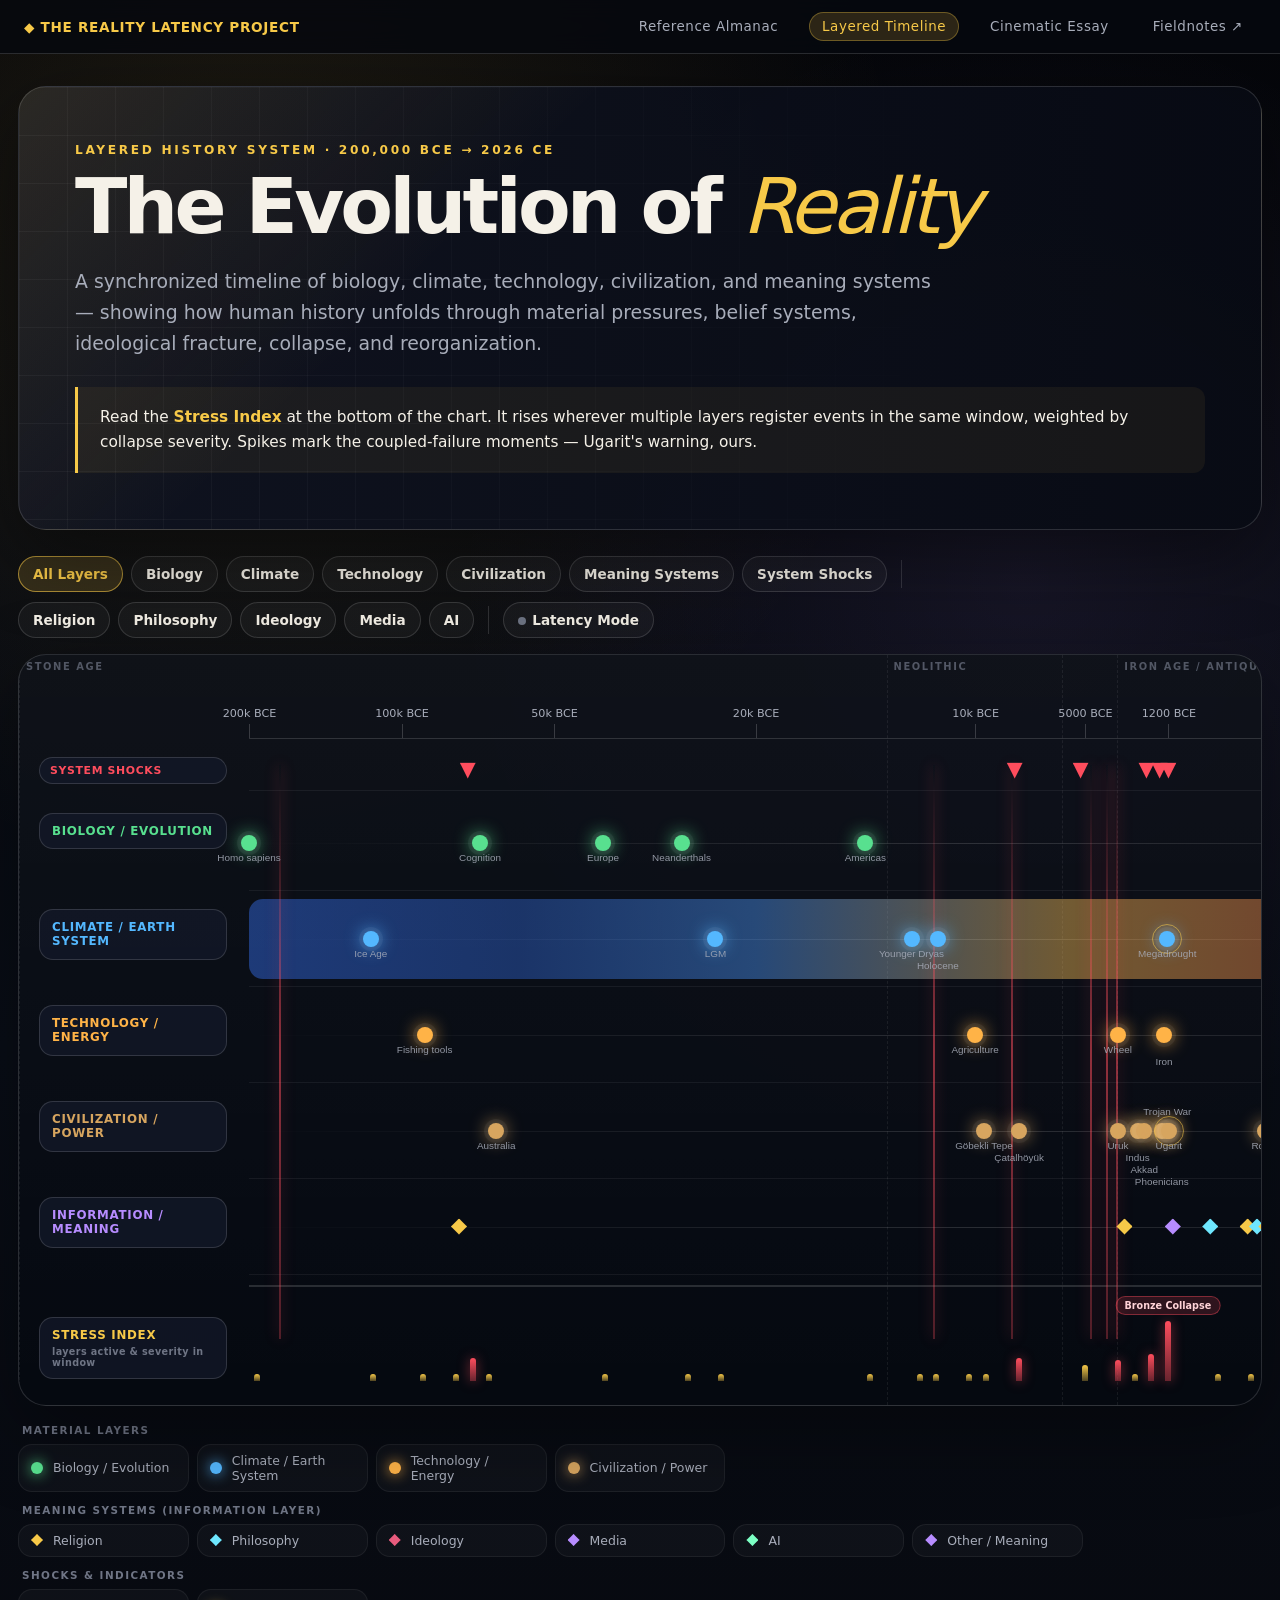
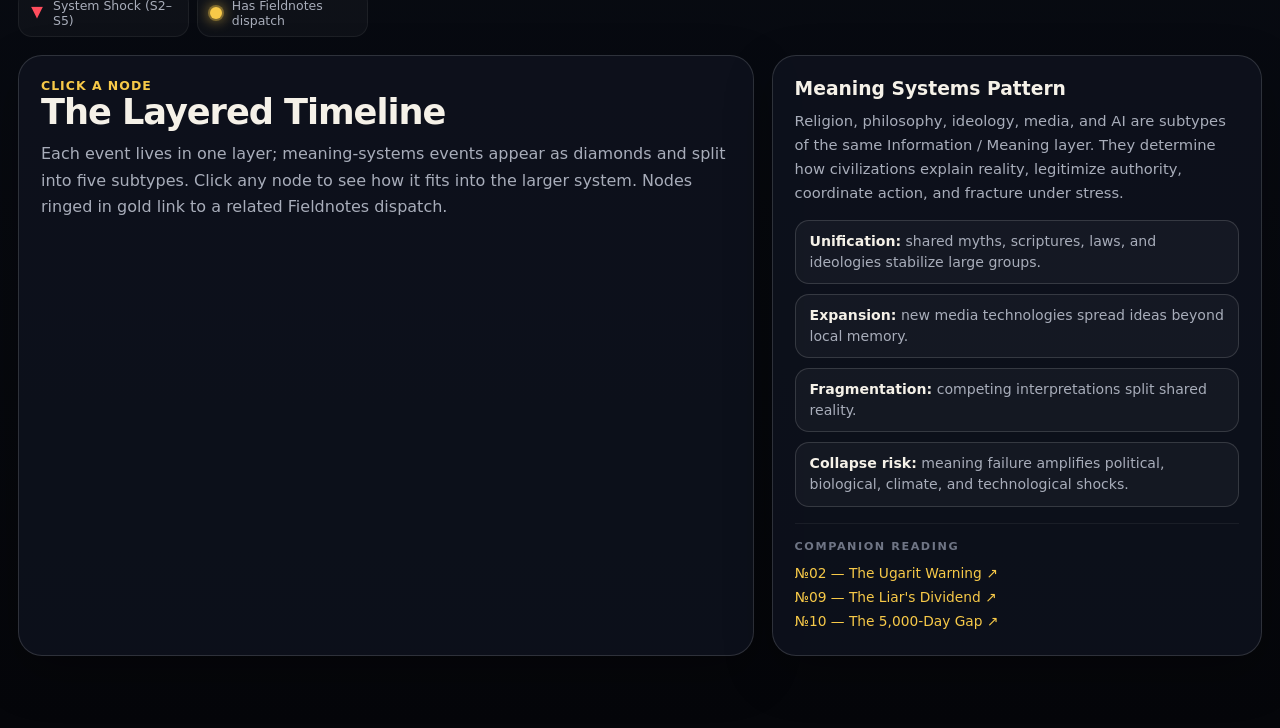
<file: history-timelineOLD.html>
<!DOCTYPE html>
<html lang="en">
<head>
  <meta charset="UTF-8" />
  <meta name="viewport" content="width=device-width, initial-scale=1.0" />
  <title>The Evolution of Reality — Layered History System</title>
  <meta name="description" content="A layered timeline of biology, climate, technology, civilization, and meaning systems — from 200,000 BCE to the present moment." />
  <style>
    /* ============================================================
       DESIGN TOKENS
       ============================================================ */
    :root {
      --bg: #07090f;
      --panel: rgba(14, 18, 30, 0.86);
      --panel-soft: rgba(20, 26, 42, 0.72);
      --line: rgba(255, 255, 255, 0.14);
      --line-soft: rgba(255, 255, 255, 0.06);
      --text: #f5f1e8;
      --muted: #a8adba;
      --muted-2: #6f7585;
      --gold: #f7c948;
      --gold-soft: rgba(247, 201, 72, 0.16);

      /* Layer colors */
      --biology:      #58e08f;
      --climate:      #54b8ff;
      --tech:         #ffb347;
      --civilization: #d7a55f;
      --information:  #b78cff;
      --shock:        #ff4d5d;

      /* Information subtypes (intentionally distinct from --shock to avoid color collision) */
      --religion:   #f7c948;
      --philosophy: #6ee7ff;
      --ideology:   #e85b7d;   /* shifted from #ff6b6b to differentiate from --shock */
      --media:      #b78cff;
      --ai:         #7cffc4;

      --warm: #ff8a4c;
      --cold: #3977ff;
    }
    * { box-sizing: border-box; }
    html { scroll-behavior: smooth; }
    body {
      margin: 0;
      font-family: Inter, ui-sans-serif, system-ui, -apple-system, BlinkMacSystemFont, "Segoe UI", sans-serif;
      background:
        radial-gradient(circle at 20% 10%, rgba(247, 201, 72, 0.10), transparent 28%),
        radial-gradient(circle at 80% 25%, rgba(183, 140, 255, 0.09), transparent 28%),
        linear-gradient(180deg, #05060a 0%, #090d16 45%, #05060a 100%);
      color: var(--text);
      min-height: 100vh;
      -webkit-font-smoothing: antialiased;
    }

    /* ============================================================
       SUITE NAV
       ============================================================ */
    .suite-nav {
      position: sticky;
      top: 0;
      z-index: 50;
      background: rgba(7, 9, 15, 0.85);
      backdrop-filter: blur(12px);
      -webkit-backdrop-filter: blur(12px);
      border-bottom: 1px solid var(--line);
    }
    .suite-nav-inner {
      max-width: 1520px;
      margin: 0 auto;
      padding: 12px 24px;
      display: flex;
      align-items: center;
      gap: 18px;
      flex-wrap: wrap;
    }
    .suite-brand {
      font-weight: 800;
      letter-spacing: 0.05em;
      color: var(--gold);
      font-size: 0.85rem;
      text-transform: uppercase;
      margin-right: auto;
    }
    .suite-nav a {
      color: var(--muted);
      text-decoration: none;
      font-size: 0.84rem;
      letter-spacing: 0.04em;
      padding: 6px 12px;
      border-radius: 999px;
      border: 1px solid transparent;
      transition: 160ms ease;
    }
    .suite-nav a:hover { color: var(--text); border-color: var(--line); }
    .suite-nav a.active {
      color: var(--gold);
      border-color: rgba(247, 201, 72, 0.32);
      background: var(--gold-soft);
    }

    .timeline-page {
      width: min(1520px, 100%);
      margin: 0 auto;
      padding: 32px 18px 72px;
    }

    /* ============================================================
       HERO
       ============================================================ */
    .hero {
      position: relative;
      overflow: hidden;
      border: 1px solid var(--line);
      border-radius: 28px;
      padding: clamp(28px, 5vw, 56px);
      background:
        linear-gradient(135deg, rgba(247, 201, 72, 0.12), transparent 35%),
        linear-gradient(90deg, rgba(15, 19, 33, 0.92), rgba(8, 11, 20, 0.92));
      box-shadow: 0 26px 80px rgba(0, 0, 0, 0.42);
    }
    .hero::before {
      content: "";
      position: absolute; inset: 0;
      background-image:
        linear-gradient(rgba(255, 255, 255, 0.045) 1px, transparent 1px),
        linear-gradient(90deg, rgba(255, 255, 255, 0.045) 1px, transparent 1px);
      background-size: 48px 48px;
      mask-image: linear-gradient(90deg, black, transparent 82%);
      pointer-events: none;
    }
    .eyebrow {
      position: relative; z-index: 1;
      margin: 0 0 14px;
      color: var(--gold);
      letter-spacing: 0.22em;
      text-transform: uppercase;
      font-size: 0.76rem;
      font-weight: 800;
    }
    h1 {
      position: relative; z-index: 1;
      margin: 0;
      max-width: 1000px;
      font-size: clamp(2.2rem, 6vw, 4.8rem);
      line-height: 0.95;
      letter-spacing: -0.05em;
    }
    h1 em {
      font-style: italic;
      color: var(--gold);
      font-weight: 400;
    }
    .hero p.intro {
      position: relative; z-index: 1;
      max-width: 860px;
      margin: 22px 0 0;
      color: var(--muted);
      font-size: clamp(1rem, 1.6vw, 1.18rem);
      line-height: 1.65;
    }
    .hero-thesis {
      position: relative; z-index: 1;
      margin: 28px 0 0;
      padding: 18px 22px;
      border-left: 3px solid var(--gold);
      background: rgba(247, 201, 72, 0.06);
      border-radius: 0 12px 12px 0;
      font-size: 0.96rem;
      line-height: 1.6;
    }
    .hero-thesis em { color: var(--gold); font-style: normal; font-weight: 600; }

    /* ============================================================
       CONTROLS
       ============================================================ */
    .controls {
      display: flex;
      flex-wrap: wrap;
      gap: 10px;
      align-items: center;
      margin: 26px 0 14px;
    }
    .controls-group {
      display: flex;
      flex-wrap: wrap;
      gap: 8px;
      align-items: center;
    }
    .controls-divider {
      width: 1px;
      height: 28px;
      background: var(--line);
      margin: 0 4px;
    }
    .filter-button, .mode-button {
      appearance: none;
      border: 1px solid var(--line);
      color: var(--text);
      background: rgba(255, 255, 255, 0.04);
      border-radius: 999px;
      padding: 9px 14px;
      cursor: pointer;
      font-weight: 700;
      font-size: 0.85rem;
      transition: 160ms ease;
      font-family: inherit;
    }
    .filter-button:hover, .mode-button:hover {
      transform: translateY(-1px);
      border-color: rgba(247, 201, 72, 0.4);
    }
    .filter-button.active, .mode-button.active {
      border-color: rgba(247, 201, 72, 0.62);
      background: var(--gold-soft);
      color: var(--gold);
    }
    .mode-button .mode-dot {
      display: inline-block;
      width: 8px; height: 8px;
      border-radius: 50%;
      background: var(--muted-2);
      margin-right: 6px;
      vertical-align: middle;
    }
    .mode-button.active .mode-dot { background: var(--gold); box-shadow: 0 0 10px var(--gold); }

    /* Filter button colors when active */
    .filter-button[data-filter="biology"].active     { border-color: var(--biology); background: rgba(88, 224, 143, 0.12); color: var(--biology); }
    .filter-button[data-filter="climate"].active     { border-color: var(--climate); background: rgba(84, 184, 255, 0.12); color: var(--climate); }
    .filter-button[data-filter="technology"].active  { border-color: var(--tech);    background: rgba(255, 179, 71, 0.12); color: var(--tech); }
    .filter-button[data-filter="civilization"].active{ border-color: var(--civilization); background: rgba(215, 165, 95, 0.12); color: var(--civilization); }
    .filter-button[data-filter="information"].active { border-color: var(--information); background: rgba(183, 140, 255, 0.12); color: var(--information); }
    .filter-button[data-filter="shock"].active       { border-color: var(--shock);   background: rgba(255, 77, 93, 0.14);  color: var(--shock); }
    .filter-button[data-filter="religion"].active    { border-color: var(--religion); background: rgba(247, 201, 72, 0.14); color: var(--religion); }
    .filter-button[data-filter="philosophy"].active  { border-color: var(--philosophy); background: rgba(110, 231, 255, 0.14); color: var(--philosophy); }
    .filter-button[data-filter="ideology"].active    { border-color: var(--ideology); background: rgba(232, 91, 125, 0.14); color: var(--ideology); }
    .filter-button[data-filter="media"].active       { border-color: var(--media); background: rgba(183, 140, 255, 0.14); color: var(--media); }
    .filter-button[data-filter="ai"].active          { border-color: var(--ai); background: rgba(124, 255, 196, 0.14); color: var(--ai); }

    /* ============================================================
       TIMELINE CONTAINER
       ============================================================ */
    .timeline-shell {
      position: relative;
      margin-top: 16px;
      border: 1px solid var(--line);
      border-radius: 28px;
      overflow-x: auto;
      overflow-y: hidden;
      background:
        linear-gradient(180deg, rgba(255,255,255,0.035), transparent),
        rgba(6, 9, 17, 0.9);
      box-shadow: 0 26px 80px rgba(0, 0, 0, 0.35);
    }
    .timeline {
      position: relative;
      min-width: 1780px;
      padding: 28px 60px 24px 230px;
    }

    /* Era bands */
    .era-band {
      position: absolute;
      top: 0; bottom: 0;
      pointer-events: none;
      border-left: 1px dashed rgba(255,255,255,0.07);
    }
    .era-band:last-of-type { border-right: 1px dashed rgba(255,255,255,0.07); }
    .era-band-label {
      position: absolute;
      top: 6px; left: 6px;
      color: var(--muted-2);
      font-size: 0.62rem;
      letter-spacing: 0.16em;
      text-transform: uppercase;
      font-weight: 700;
      white-space: nowrap;
      opacity: 0.7;
    }

    .time-axis {
      position: relative;
      height: 56px;
      border-bottom: 1px solid var(--line);
      margin-bottom: 14px;
    }
    .tick {
      position: absolute;
      bottom: 0;
      width: 1px;
      height: 14px;
      background: rgba(255,255,255,0.18);
    }
    .tick span {
      position: absolute;
      bottom: 18px;
      left: 50%;
      transform: translateX(-50%);
      color: var(--muted);
      font-size: 0.7rem;
      white-space: nowrap;
    }

    /* ============================================================
       SHOCKS ROW (clickable, at the top under the axis)
       ============================================================ */
    .shocks-row {
      position: relative;
      height: 38px;
      border-bottom: 1px solid var(--line-soft);
      margin-bottom: 4px;
    }
    .shocks-row .layer-label {
      top: 4px;
      padding: 6px 10px;
      font-size: 0.68rem;
      color: var(--shock);
    }
    .shocks-row .event-node { top: 18px; }

    /* ============================================================
       LAYER ROWS
       ============================================================ */
    .layer {
      position: relative;
      height: 96px;
      border-bottom: 1px solid var(--line-soft);
      transition: opacity 0.2s;
    }
    .layer:last-of-type { border-bottom: 0; }

    .layer-label {
      position: absolute;
      left: -210px;
      top: 18px;
      width: 188px;
      padding: 10px 12px;
      border-radius: 14px;
      background: var(--panel-soft);
      border: 1px solid var(--line);
      font-weight: 800;
      font-size: 0.74rem;
      letter-spacing: 0.06em;
      text-transform: uppercase;
      line-height: 1.25;
    }
    .layer-line {
      position: absolute;
      left: 0; right: 0;
      top: 48px;
      height: 1px;
      background: linear-gradient(90deg, transparent, rgba(255,255,255,0.14), transparent);
    }

    /* Climate band */
    .climate-band {
      position: absolute;
      left: 0; right: 0;
      top: 8px;
      height: 80px;
      border-radius: 14px;
      opacity: 0.42;
      background: linear-gradient(90deg,
        var(--cold) 0%, #3168d9 18%, #4d9aff 34%,
        #ffc45a 55%, var(--warm) 72%, #d24b39 100%);
    }

    /* ============================================================
       EVENT NODES
       ============================================================ */
    .event-node {
      --node-color: var(--gold);
      position: absolute;
      top: 48px;
      transform: translate(-50%, -50%);
      width: 16px; height: 16px;
      border: 0; padding: 0;
      border-radius: 50%;
      background: var(--node-color);
      box-shadow: 0 0 0 4px rgba(255,255,255,0.05), 0 0 18px var(--node-color);
      cursor: pointer;
      transition: transform 160ms ease, opacity 160ms ease;
      z-index: 6;
    }
    .event-node:hover, .event-node.selected {
      transform: translate(-50%, -50%) scale(1.5);
      z-index: 20;
    }
    .event-node.selected {
      box-shadow: 0 0 0 6px rgba(247, 201, 72, 0.18), 0 0 24px var(--node-color);
    }
    .event-node.dimmed { opacity: 0.14; pointer-events: none; }

    /* Shape variant: meaning-system (diamond) */
    .meaning-node {
      clip-path: polygon(50% 0%, 100% 50%, 50% 100%, 0% 50%);
      border-radius: 0;
    }

    /* Shape variant: shock (triangle pointing down) — used in shocks row */
    .shocks-row .event-node {
      clip-path: polygon(50% 100%, 0% 0%, 100% 0%);
      border-radius: 0;
    }

    /* Fieldnotes-linked event ring */
    .event-node.has-link::before {
      content: "";
      position: absolute;
      inset: -7px;
      border-radius: 50%;
      border: 1px solid rgba(247, 201, 72, 0.55);
      pointer-events: none;
    }
    /* For diamond and triangle shapes, the ring still uses a border-radius circle around */
    .meaning-node.has-link::before { border-radius: 50%; inset: -8px; }
    .shocks-row .event-node.has-link::before { border-radius: 50%; inset: -7px; }

    .event-node::after {
      content: attr(data-short);
      position: absolute;
      left: 50%;
      top: 18px;
      transform: translateX(-50%);
      width: max-content;
      max-width: 120px;
      color: var(--muted);
      font-size: 0.62rem;
      text-align: center;
      pointer-events: none;
      opacity: 0.85;
      line-height: 1.1;
    }
    /* Stagger labels vertically when nodes cluster horizontally */
    .event-node[data-stagger="1"]::after  { top: 30px; }
    .event-node[data-stagger="2"]::after  { top: 42px; }
    .event-node[data-stagger="3"]::after  { top: 54px; }
    .event-node[data-stagger="-1"]::after { top: -16px; }

    /* Collapse score badge — sits below the shock node */
    .collapse-score {
      position: absolute;
      bottom: -14px;
      left: 50%;
      transform: translateX(-50%);
      color: #ffd3d8;
      font-size: 0.55rem;
      font-weight: 800;
      background: rgba(255,77,93,0.22);
      border: 1px solid rgba(255,77,93,0.4);
      border-radius: 999px;
      padding: 1px 5px;
      pointer-events: none;
      letter-spacing: 0.02em;
    }

    /* ============================================================
       SHOCK VERTICAL LINES — visual indicators piercing all layers
       ============================================================ */
    .shock-line {
      position: absolute;
      top: 110px;
      width: 2px;
      transform: translateX(-50%);
      background: linear-gradient(180deg, transparent, rgba(255, 77, 93, 0.55), rgba(255, 77, 93, 0.3));
      box-shadow: 0 0 14px rgba(255, 77, 93, 0.4);
      z-index: 3;
      pointer-events: none;
    }

    /* ============================================================
       STRESS INDEX ROW
       ============================================================ */
    .stress-row {
      position: relative;
      height: 96px;
      border-top: 2px solid var(--line);
      margin-top: 10px;
      padding-top: 24px;
    }
    .stress-label {
      position: absolute;
      left: -210px;
      top: 30px;
      width: 188px;
      padding: 10px 12px;
      border-radius: 14px;
      background: var(--panel-soft);
      border: 1px solid var(--line);
      font-weight: 800;
      font-size: 0.74rem;
      letter-spacing: 0.06em;
      text-transform: uppercase;
      color: var(--gold);
    }
    .stress-label small {
      display: block;
      color: var(--muted-2);
      font-size: 0.6rem;
      margin-top: 4px;
      letter-spacing: 0.04em;
      text-transform: none;
      font-weight: 600;
    }
    .stress-bar {
      position: absolute;
      bottom: 0;
      width: 6px;
      transform: translateX(-50%);
      background: linear-gradient(180deg, var(--gold), rgba(247, 201, 72, 0.3));
      border-radius: 3px 3px 0 0;
      transition: opacity 0.2s;
    }
    .stress-bar.high {
      background: linear-gradient(180deg, var(--shock), rgba(255, 77, 93, 0.4));
      box-shadow: 0 0 12px rgba(255, 77, 93, 0.5);
    }
    .stress-bar.peak::before {
      content: attr(data-peak-label);
      position: absolute;
      bottom: 100%;
      left: 50%;
      transform: translateX(-50%);
      color: #ffd3d8;
      background: rgba(255, 77, 93, 0.16);
      border: 1px solid rgba(255, 77, 93, 0.4);
      border-radius: 999px;
      padding: 3px 8px;
      font-size: 0.6rem;
      white-space: nowrap;
      font-weight: 700;
      margin-bottom: 6px;
    }

    /* ============================================================
       LATENCY SVG OVERLAY
       ============================================================ */
    .latency-svg {
      position: absolute;
      left: 0; right: 0;
      top: 0; bottom: 0;
      width: 100%; height: 100%;
      pointer-events: none;
      z-index: 4;
      display: none;
      overflow: visible;
    }
    .latency-svg.visible { display: block; }
    .latency-arc {
      fill: none;
      stroke: rgba(247, 201, 72, 0.5);
      stroke-width: 1.5;
      stroke-dasharray: 4 4;
    }
    .latency-arc-label {
      fill: var(--gold);
      font-family: ui-monospace, Menlo, monospace;
      font-size: 10px;
      font-weight: 700;
    }

    /* ============================================================
       LEGEND
       ============================================================ */
    .legend {
      display: grid;
      grid-template-columns: repeat(auto-fit, minmax(170px, 1fr));
      gap: 8px;
      margin: 14px 0 0;
    }
    .legend-item {
      display: flex;
      align-items: center;
      gap: 10px;
      color: var(--muted);
      background: rgba(255, 255, 255, 0.03);
      border: 1px solid var(--line-soft);
      border-radius: 14px;
      padding: 8px 12px;
      font-size: 0.78rem;
    }
    .legend-shape {
      width: 12px; height: 12px;
      box-shadow: 0 0 14px currentColor;
      flex: 0 0 auto;
    }
    .legend-shape.dot { border-radius: 50%; }
    .legend-shape.diamond { clip-path: polygon(50% 0%, 100% 50%, 50% 100%, 0% 50%); }
    .legend-shape.triangle { clip-path: polygon(50% 100%, 0% 0%, 100% 0%); }
    .legend-section-label {
      grid-column: 1 / -1;
      color: var(--muted-2);
      font-size: 0.65rem;
      letter-spacing: 0.14em;
      text-transform: uppercase;
      font-weight: 700;
      margin-top: 4px;
      padding-left: 4px;
    }

    /* ============================================================
       DETAIL PANEL
       ============================================================ */
    .detail-panel {
      margin-top: 18px;
      display: grid;
      grid-template-columns: 1.2fr 0.8fr;
      gap: 18px;
    }
    .card {
      border: 1px solid var(--line);
      border-radius: 24px;
      padding: 22px;
      background: var(--panel);
      box-shadow: 0 18px 48px rgba(0, 0, 0, 0.28);
    }
    .card h2, .card h3 { margin: 0 0 10px; }
    .event-date {
      color: var(--gold);
      font-weight: 800;
      letter-spacing: 0.08em;
      text-transform: uppercase;
      font-size: 0.78rem;
    }
    .event-layer-tag {
      display: inline-block;
      margin-left: 10px;
      padding: 3px 10px;
      border-radius: 999px;
      font-size: 0.68rem;
      letter-spacing: 0.06em;
      text-transform: uppercase;
      font-weight: 700;
      border: 1px solid currentColor;
    }
    .event-title {
      margin: 8px 0 12px;
      font-size: clamp(1.4rem, 3vw, 2.2rem);
      letter-spacing: -0.03em;
      line-height: 1.1;
    }
    .event-description {
      color: var(--muted);
      line-height: 1.65;
      margin: 0 0 16px;
    }
    .tags {
      display: flex;
      flex-wrap: wrap;
      gap: 8px;
      margin-bottom: 16px;
    }
    .tag {
      font-size: 0.68rem;
      font-weight: 700;
      letter-spacing: 0.08em;
      text-transform: uppercase;
      border-radius: 999px;
      padding: 5px 9px;
      border: 1px solid var(--line);
      background: rgba(255,255,255,0.04);
      color: var(--muted);
    }
    .tag.collapse-tag {
      color: #ffd3d8;
      border-color: rgba(255,77,93,0.4);
      background: rgba(255,77,93,0.12);
    }
    .event-fieldnote {
      display: inline-flex;
      align-items: center;
      gap: 8px;
      padding: 10px 14px;
      border-radius: 12px;
      background: var(--gold-soft);
      border: 1px solid rgba(247, 201, 72, 0.32);
      color: var(--gold);
      text-decoration: none;
      font-weight: 600;
      font-size: 0.88rem;
      transition: 160ms ease;
    }
    .event-fieldnote:hover {
      background: rgba(247, 201, 72, 0.22);
      transform: translateX(2px);
    }
    .event-fieldnote::after { content: " →"; }

    .system-list {
      margin: 14px 0 0;
      padding: 0;
      list-style: none;
      display: grid;
      gap: 10px;
    }
    .system-list li {
      padding: 10px 14px;
      border-radius: 14px;
      border: 1px solid var(--line);
      background: rgba(255, 255, 255, 0.035);
      color: var(--muted);
      line-height: 1.5;
      font-size: 0.88rem;
    }
    .system-list strong { color: var(--text); }
    .note { color: var(--muted); line-height: 1.65; margin: 0; font-size: 0.92rem; }

    .companion {
      margin-top: 16px;
      padding-top: 16px;
      border-top: 1px solid var(--line-soft);
    }
    .companion-label {
      font-size: 0.7rem;
      color: var(--muted-2);
      letter-spacing: 0.14em;
      text-transform: uppercase;
      font-weight: 700;
      margin-bottom: 8px;
    }
    .companion a {
      color: var(--gold);
      text-decoration: none;
      font-size: 0.86rem;
      display: block;
      padding: 4px 0;
    }
    .companion a:hover { text-decoration: underline; }

    /* ============================================================
       MOBILE
       ============================================================ */
    @media (max-width: 860px) {
      .timeline-page { padding-top: 18px; }
      .detail-panel { grid-template-columns: 1fr; }
      .timeline { min-width: 1480px; padding-left: 178px; }
      .layer-label, .stress-label { left: -158px; width: 138px; font-size: 0.66rem; }
      h1 { font-size: 2.2rem; }
    }
  </style>
</head>
<body>

<!-- ============================================================
     SUITE NAV
     ============================================================ -->
<nav class="suite-nav" aria-label="Site navigation">
  <div class="suite-nav-inner">
    <span class="suite-brand">◆ The Reality Latency Project</span>
    <a href="index.html">Reference Almanac</a>
    <a href="history-timeline.html" class="active">Layered Timeline</a>
    <a href="cinematic-history-timeline.html">Cinematic Essay</a>
    <a href="https://jefrix.github.io/Fieldnotes/index.html">Fieldnotes ↗</a>
  </div>
</nav>

<main class="timeline-page">

  <!-- HERO -->
  <section class="hero">
    <p class="eyebrow">Layered History System · 200,000 BCE → 2026 CE</p>
    <h1>The Evolution of <em>Reality</em></h1>
    <p class="intro">
      A synchronized timeline of biology, climate, technology, civilization, and meaning systems —
      showing how human history unfolds through material pressures, belief systems, ideological
      fracture, collapse, and reorganization.
    </p>
    <div class="hero-thesis">
      Read the <em>Stress Index</em> at the bottom of the chart. It rises wherever multiple layers
      register events in the same window, weighted by collapse severity. Spikes mark the
      coupled-failure moments — Ugarit's warning, ours.
    </div>
  </section>

  <!-- CONTROLS -->
  <section class="controls" aria-label="Timeline controls">
    <div class="controls-group">
      <button class="filter-button active" data-filter="all">All Layers</button>
      <button class="filter-button" data-filter="biology">Biology</button>
      <button class="filter-button" data-filter="climate">Climate</button>
      <button class="filter-button" data-filter="technology">Technology</button>
      <button class="filter-button" data-filter="civilization">Civilization</button>
      <button class="filter-button" data-filter="information">Meaning Systems</button>
      <button class="filter-button" data-filter="shock">System Shocks</button>
    </div>
    <div class="controls-divider"></div>
    <div class="controls-group">
      <button class="filter-button" data-filter="religion">Religion</button>
      <button class="filter-button" data-filter="philosophy">Philosophy</button>
      <button class="filter-button" data-filter="ideology">Ideology</button>
      <button class="filter-button" data-filter="media">Media</button>
      <button class="filter-button" data-filter="ai">AI</button>
    </div>
    <div class="controls-divider"></div>
    <div class="controls-group">
      <button class="mode-button" id="latencyToggle" title="Show latency arcs from each shock back to its preceding stressor">
        <span class="mode-dot"></span>Latency Mode
      </button>
    </div>
  </section>

  <!-- TIMELINE -->
  <section class="timeline-shell" aria-label="Layered timeline visualization">
    <div class="timeline" id="timeline">
      <div class="time-axis" id="timeAxis"></div>
      <svg class="latency-svg" id="latencySvg" preserveAspectRatio="none"></svg>
    </div>
  </section>

  <!-- LEGEND -->
  <section class="legend" aria-label="Legend">
    <div class="legend-section-label">Material Layers</div>
    <div class="legend-item"><span class="legend-shape dot" style="color: var(--biology); background: var(--biology);"></span>Biology / Evolution</div>
    <div class="legend-item"><span class="legend-shape dot" style="color: var(--climate); background: var(--climate);"></span>Climate / Earth System</div>
    <div class="legend-item"><span class="legend-shape dot" style="color: var(--tech); background: var(--tech);"></span>Technology / Energy</div>
    <div class="legend-item"><span class="legend-shape dot" style="color: var(--civilization); background: var(--civilization);"></span>Civilization / Power</div>

    <div class="legend-section-label">Meaning Systems (Information Layer)</div>
    <div class="legend-item"><span class="legend-shape diamond" style="color: var(--religion); background: var(--religion);"></span>Religion</div>
    <div class="legend-item"><span class="legend-shape diamond" style="color: var(--philosophy); background: var(--philosophy);"></span>Philosophy</div>
    <div class="legend-item"><span class="legend-shape diamond" style="color: var(--ideology); background: var(--ideology);"></span>Ideology</div>
    <div class="legend-item"><span class="legend-shape diamond" style="color: var(--media); background: var(--media);"></span>Media</div>
    <div class="legend-item"><span class="legend-shape diamond" style="color: var(--ai); background: var(--ai);"></span>AI</div>
    <div class="legend-item"><span class="legend-shape diamond" style="color: var(--information); background: var(--information);"></span>Other / Meaning</div>

    <div class="legend-section-label">Shocks &amp; Indicators</div>
    <div class="legend-item"><span class="legend-shape triangle" style="color: var(--shock); background: var(--shock);"></span>System Shock (S2–S5)</div>
    <div class="legend-item">
      <span class="legend-shape dot" style="background: var(--gold); box-shadow: 0 0 14px var(--gold), 0 0 0 2px rgba(247,201,72,0.35);"></span>
      Has Fieldnotes dispatch
    </div>
  </section>

  <!-- DETAIL PANEL -->
  <section class="detail-panel">
    <article class="card" id="detailCard">
      <div class="event-date">Click a node</div>
      <h2 class="event-title">The Layered Timeline</h2>
      <p class="event-description">
        Each event lives in one layer; meaning-systems events appear as diamonds and split into
        five subtypes. Click any node to see how it fits into the larger system. Nodes ringed in
        gold link to a related Fieldnotes dispatch.
      </p>
    </article>

    <aside class="card">
      <h3>Meaning Systems Pattern</h3>
      <p class="note">
        Religion, philosophy, ideology, media, and AI are subtypes of the same Information /
        Meaning layer. They determine how civilizations explain reality, legitimize authority,
        coordinate action, and fracture under stress.
      </p>
      <ul class="system-list">
        <li><strong>Unification:</strong> shared myths, scriptures, laws, and ideologies stabilize large groups.</li>
        <li><strong>Expansion:</strong> new media technologies spread ideas beyond local memory.</li>
        <li><strong>Fragmentation:</strong> competing interpretations split shared reality.</li>
        <li><strong>Collapse risk:</strong> meaning failure amplifies political, biological, climate, and technological shocks.</li>
      </ul>
      <div class="companion">
        <div class="companion-label">Companion Reading</div>
        <a href="https://jefrix.github.io/Fieldnotes/ugarit-warning.html">№02 — The Ugarit Warning ↗</a>
        <a href="https://jefrix.github.io/Fieldnotes/liars-dividend.html">№09 — The Liar's Dividend ↗</a>
        <a href="https://jefrix.github.io/Fieldnotes/5000-day-gap.html">№10 — The 5,000-Day Gap ↗</a>
      </div>
    </aside>
  </section>

</main>

<script>
/* ============================================================
   DATA
   ============================================================ */

const layers = [
  { id: 'biology',      label: 'Biology / Evolution',     color: 'var(--biology)' },
  { id: 'climate',      label: 'Climate / Earth System',  color: 'var(--climate)' },
  { id: 'technology',   label: 'Technology / Energy',     color: 'var(--tech)' },
  { id: 'civilization', label: 'Civilization / Power',    color: 'var(--civilization)' },
  { id: 'information',  label: 'Information / Meaning',   color: 'var(--information)' },
];

const subtypeColors = {
  religion:   'var(--religion)',
  philosophy: 'var(--philosophy)',
  ideology:   'var(--ideology)',
  media:      'var(--media)',
  ai:         'var(--ai)',
};

// Events (merged + extended set — every event from the new file plus
// the modern Fieldnotes-linked entries, with Fieldnotes link metadata
// where applicable).
const events = [
  // ===== Deep prehistory =====
  { year: -200000, layer: 'biology', title: 'Emergence of Homo sapiens', short: 'Homo sapiens', date: 'c. 200,000 BCE',
    tags: ['Biology'],
    description: 'Anatomically modern humans emerge in Africa, eventually becoming the only surviving branch of the human family tree.' },
  { year: -115000, layer: 'climate', title: 'Last Glacial Period', short: 'Ice Age', date: 'c. 115,000–11,700 BCE',
    tags: ['Climate'],
    description: 'Global cooling expands ice sheets, lowers sea levels, and reshapes migration routes, coastlines, and ecological pressure.' },
  { year: -90000, layer: 'technology', title: 'Specialized Fishing Tools', short: 'Fishing tools', date: 'c. 90,000 BCE',
    tags: ['Technology', 'Biology'],
    description: 'Modern humans develop specialized tools for fishing, expanding diet, mobility, and coastal survival strategies.' },
  { year: -77000, layer: 'information', subtype: 'religion', title: 'Early Symbolic Recording', short: 'Symbols', date: 'c. 77,000 BCE',
    tags: ['Information', 'Meaning', 'Proto-ritual'],
    description: 'Early symbolic marking suggests humans were storing meaning outside the body — a foundation for later ritual, myth, writing, and culture.' },
  { year: -74000, layer: 'shock', title: 'Toba Supereruption / Population Bottleneck', short: 'Toba shock', date: 'c. 74,000 BCE',
    collapseScore: 2, tags: ['Climate', 'Biology', 'Shock'],
    description: 'A possible near-extinction bottleneck linked to the Toba supereruption. Severity remains debated, but it is a powerful early system shock marker.' },
  { year: -70000, layer: 'biology', title: 'Cognitive and Cultural Acceleration', short: 'Cognition', date: 'c. 70,000 BCE',
    tags: ['Biology', 'Information'],
    description: 'Symbolic thought, long-range planning, language complexity, and mythic imagination expand the human capacity for cooperation.' },
  { year: -65000, layer: 'civilization', title: 'Aboriginal Australian Culture Begins', short: 'Australia', date: 'c. 65,000–50,000 BCE',
    tags: ['Civilization', 'Meaning'],
    description: 'Humans reach Australia and establish one of the deepest continuous cultural traditions on Earth.' },
  { year: -40000, layer: 'biology', title: 'Modern Humans Reach Europe', short: 'Europe', date: 'c. 40,000 BCE',
    tags: ['Biology'],
    description: 'Homo sapiens expand into Europe and encounter remaining Neanderthal populations.' },
  { year: -28000, layer: 'biology', title: 'Neanderthals Disappear', short: 'Neanderthals', date: 'c. 28,000 BCE',
    tags: ['Biology'],
    description: 'Neanderthals vanish as a distinct population, though genetic traces survive in many modern humans.' },
  { year: -24000, layer: 'climate', title: 'Last Glacial Maximum', short: 'LGM', date: 'c. 24,000–17,000 BCE',
    tags: ['Climate'],
    description: 'Ice sheets reach their greatest extent, locking up water, lowering sea levels, and altering human migration corridors.' },
  { year: -15000, layer: 'biology', title: 'Humans Reach the Americas', short: 'Americas', date: 'c. 15,000 BCE',
    tags: ['Biology', 'Civilization'],
    description: 'Modern humans spread into the Americas, adapting rapidly to new ecosystems and megafauna-rich landscapes.' },
  { year: -12900, layer: 'climate', title: 'Younger Dryas', short: 'Younger Dryas', date: 'c. 12,900–11,700 BCE',
    tags: ['Climate'],
    description: 'A sudden return to colder conditions interrupts post-glacial warming just before the Holocene.' },
  { year: -11700, layer: 'climate', title: 'Beginning of the Holocene', short: 'Holocene', date: 'c. 11,700 BCE',
    tags: ['Climate', 'Civilization'],
    description: 'The current interglacial period begins, bringing warmer temperatures, retreating ice sheets, rising seas, and new ecological opportunities.' },

  // ===== Neolithic & early urban =====
  { year: -10000, layer: 'technology', title: 'Neolithic Revolution', short: 'Agriculture', date: 'c. 10,000 BCE',
    tags: ['Technology', 'Civilization', 'Biology'],
    description: 'Agriculture transforms small nomadic bands into settlements, food surpluses, population growth, and social hierarchy.' },
  { year: -9600, layer: 'civilization', title: 'Göbekli Tepe', short: 'Göbekli Tepe', date: 'c. 9600 BCE',
    tags: ['Civilization', 'Religion'],
    description: 'Monumental ritual architecture appears before full agricultural urban civilization, suggesting belief and social organization helped drive settlement.' },
  { year: -8200, layer: 'shock', title: '8.2 Kiloyear Climate Event', short: '8.2k event', date: 'c. 8200 BCE',
    collapseScore: 2, tags: ['Climate', 'Civilization', 'Shock'],
    description: 'A sudden cooling and drying event disrupts early Holocene communities and tests emerging farming systems.' },
  { year: -8000, layer: 'civilization', title: 'Çatalhöyük', short: 'Çatalhöyük', date: 'c. 8000 BCE',
    tags: ['Civilization'],
    description: 'One of the world\u2019s earliest known dense urban settlements appears in Anatolia.' },
  { year: -5200, layer: 'shock', title: '5.2 Kiloyear Event', short: '5.2k event', date: 'c. 5200 BCE',
    collapseScore: 2, tags: ['Climate', 'Civilization', 'Shock'],
    description: 'A widespread cold and arid event contributes to cultural shifts and migration.' },

  // ===== Bronze Age =====
  { year: -3500, layer: 'civilization', title: 'Uruk and Sumerian City-States', short: 'Uruk', date: 'c. 3500 BCE',
    tags: ['Civilization', 'Technology'],
    description: 'Urbanism, temple economies, bureaucracy, and city-state power emerge in southern Mesopotamia.' },
  { year: -3500, layer: 'technology', title: 'Wheel Invented', short: 'Wheel', date: 'c. 3500–3000 BCE',
    tags: ['Technology'],
    description: 'The wheel transforms transport, craft production, trade, warfare, and mechanical thinking.' },
  { year: -3200, layer: 'information', subtype: 'religion', title: 'Writing Systems and Temple Administration', short: 'Writing', date: 'c. 3200 BCE',
    tags: ['Information', 'Religion', 'Civilization'],
    description: 'Writing systems emerge in Egypt and Mesopotamia, allowing states and temples to store memory, taxes, law, myth, and power across generations.' },
  { year: -2600, layer: 'civilization', title: 'Indus Valley Civilization', short: 'Indus', date: 'c. 2600 BCE',
    tags: ['Civilization'],
    description: 'Urban civilization emerges in present-day Pakistan and India, with planned cities, trade, craft specialization, and undeciphered script.' },
  { year: -2300, layer: 'civilization', title: 'Akkadian Empire', short: 'Akkad', date: 'c. 2300 BCE',
    tags: ['Civilization'],
    description: 'Akkad becomes one of the earliest known empires, consolidating power across Mesopotamia.' },
  { year: -2200, layer: 'shock', title: '4.2 Kiloyear Event', short: '4.2k event', date: 'c. 2200 BCE',
    collapseScore: 3, tags: ['Climate', 'Civilization', 'Shock'],
    description: 'A severe aridification event stresses Egypt, Mesopotamia, the Indus, and surrounding systems, contributing to political disruption.' },
  { year: -1600, layer: 'shock', title: 'Santorini / Thera Eruption', short: 'Thera', date: 'c. 1600 BCE',
    collapseScore: 2, tags: ['Climate', 'Civilization', 'Shock'],
    description: 'A major Aegean eruption disrupts the eastern Mediterranean and is often connected to later memories of catastrophe.' },
  { year: -1500, layer: 'civilization', title: 'Phoenician Maritime Civilization', short: 'Phoenicians', date: 'c. 1500–300 BCE',
    tags: ['Civilization', 'Information'],
    description: 'Levantine maritime traders build networks across the Mediterranean and help spread alphabetic writing.' },
  { year: -1400, layer: 'technology', title: 'Early Iron Tools and Weapons', short: 'Iron', date: 'c. 1400 BCE',
    tags: ['Technology'],
    description: 'Iron technology begins to develop in the Near East before later becoming widespread after the Bronze Age collapse.' },
  // Bronze Age coupled-failure cluster
  { year: -1250, layer: 'climate', title: 'Anatolian Megadrought', short: 'Megadrought', date: 'c. 1250–1196 BCE',
    tags: ['Climate', 'Civilization'],
    description: 'Dendrochronology from central Anatolia records an unusually severe multi-year dry episode around 1198–1196 BCE — the kind of compounding stress that overwhelms even well-organized agricultural societies.',
    link: { url: 'https://jefrix.github.io/Fieldnotes/ugarit-warning.html', label: '№02 — The Ugarit Warning' } },
  { year: -1250, layer: 'civilization', title: 'Trojan War (traditional)', short: 'Trojan War', date: 'c. 1250 BCE',
    tags: ['Civilization', 'Meaning'],
    description: 'Traditional dating places the Trojan War in the Late Bronze Age, near the period of broader eastern Mediterranean instability.' },
  { year: -1200, layer: 'shock', title: 'Bronze Age Collapse / Sea Peoples', short: 'Bronze Collapse', date: 'c. 1208–1176 BCE',
    collapseScore: 4, tags: ['Climate', 'Civilization', 'Technology', 'Information', 'Shock'],
    description: 'A regional systems collapse disrupts Mycenaean Greece, Anatolia, the Levant, and Egypt through war, migration, trade disruption, drought, and political fragmentation. The textbook example of coupled failure: climate stress, trade hollowing, and small-scale raiding combining to topple a system that any one shock alone could have absorbed.',
    link: { url: 'https://jefrix.github.io/Fieldnotes/ugarit-warning.html', label: '№02 — The Ugarit Warning' } },
  { year: -1185, layer: 'civilization', title: 'Ugarit Falls', short: 'Ugarit', date: 'c. 1185 BCE',
    tags: ['Civilization', 'Information', 'Shock'],
    description: 'A scribe in the palace of Ugarit presses cuneiform tablets recording urgent appeals for help. The fleet is in Lycia, enemies are off the coast, grain promised to the Hittites never arrives. Ugarit burns. The tablets survive because the fire baked the clay.',
    link: { url: 'https://jefrix.github.io/Fieldnotes/ugarit-warning.html', label: '№02 — The Ugarit Warning' } },
  { year: -1000, layer: 'information', subtype: 'media', title: 'Phoenician Alphabet Spreads', short: 'Alphabet', date: 'c. 1000 BCE',
    tags: ['Information', 'Media'],
    description: 'Alphabetic writing helps simplify literacy and influences Greek, Latin, Hebrew, Aramaic, and later writing traditions.' },

  // ===== Axial Age =====
  { year: -800, layer: 'information', subtype: 'philosophy', title: 'Axial Age Begins', short: 'Axial Age', date: 'c. 800–200 BCE',
    tags: ['Information', 'Philosophy', 'Religion', 'Civilization'],
    description: 'Greek philosophy, Hebrew prophecy, Buddhism, Jainism, Confucianism, and Daoism reshape ethics, metaphysics, law, and human identity.' },
  { year: -600, layer: 'information', subtype: 'religion', title: 'Buddhism Emerges', short: 'Buddha', date: 'c. 600 BCE',
    tags: ['Religion', 'Philosophy'],
    description: 'The teachings of Siddhartha Gautama establish Buddhism, focusing on suffering, impermanence, liberation, and disciplined consciousness.' },
  { year: -550, layer: 'information', subtype: 'philosophy', title: 'Confucian Ethics', short: 'Confucius', date: 'c. 551–479 BCE',
    tags: ['Philosophy', 'Civilization'],
    description: 'Confucian thought links ethics, family order, education, and statecraft into one of history\u2019s most durable governance philosophies.' },
  { year: -500, layer: 'information', subtype: 'religion', title: 'Hebrew Prophetic Monotheism', short: 'Prophets', date: 'c. 600–400 BCE',
    tags: ['Religion', 'Ethics'],
    description: 'Hebrew prophetic traditions develop ethical monotheism, covenantal identity, social-justice themes, and historical consciousness.' },
  { year: -400, layer: 'information', subtype: 'philosophy', title: 'Classical Greek Philosophy', short: 'Greek thought', date: 'c. 400 BCE',
    tags: ['Philosophy'],
    description: 'Socrates, Plato, and Aristotle formalize logic, metaphysics, political philosophy, ethics, and systematic inquiry.' },
  { year: -509, layer: 'civilization', title: 'Roman Republic Established', short: 'Rome', date: '509 BCE',
    tags: ['Civilization', 'Ideology'],
    description: 'Rome establishes a republican system that later becomes the foundation for one of history\u2019s most influential empires.' },
  { year: -322, layer: 'civilization', title: 'Maurya Empire', short: 'Maurya', date: '322–185 BCE',
    tags: ['Civilization', 'Religion'],
    description: 'The Maurya Empire unifies much of India and spreads Buddhism under Ashoka.' },
  { year: -45, layer: 'information', subtype: 'media', title: 'Julian Calendar', short: 'Calendar', date: '45 BCE',
    tags: ['Information', 'Civilization'],
    description: 'Julius Caesar introduces the Julian calendar, standardizing Roman timekeeping and influencing later Western calendars.' },
  { year: -4, layer: 'information', subtype: 'religion', title: 'Birth of Jesus of Nazareth', short: 'Jesus', date: 'c. 4 BCE',
    tags: ['Religion'],
    description: 'The traditional historical dating of Jesus\u2019s birth becomes a central anchor for later Christian civilization and Western chronology.' },

  // ===== Late Antiquity =====
  { year: 27, layer: 'civilization', title: 'Roman Empire', short: 'Roman Empire', date: '27 BCE–476 CE',
    tags: ['Civilization', 'Technology', 'Information'],
    description: 'Rome dominates the Mediterranean, establishing infrastructure, law, governance, and trade networks that unify vast regions.' },
  { year: 100, layer: 'information', subtype: 'religion', title: 'Rise of Christianity', short: 'Christianity', date: '1st century CE',
    tags: ['Religion', 'Civilization'],
    description: 'Christianity rises from the teachings of Jesus and spreads through the Roman world as a new universal religious identity.' },
  { year: 165, layer: 'shock', title: 'Antonine Plague', short: 'Antonine', date: '165–180 CE',
    collapseScore: 2, tags: ['Biology', 'Civilization', 'Shock'],
    description: 'A major epidemic weakens the Roman Empire through population loss, economic strain, and military disruption.' },
  { year: 250, layer: 'shock', title: 'Plague of Cyprian', short: 'Cyprian', date: 'c. 250–270 CE',
    collapseScore: 2, tags: ['Biology', 'Civilization', 'Shock'],
    description: 'A severe epidemic contributes to instability during the Roman third-century crisis.' },
  { year: 313, layer: 'information', subtype: 'religion', title: 'Edict of Milan', short: 'Milan', date: '313 CE',
    tags: ['Religion', 'Civilization'],
    description: 'Christianity is legalized in the Roman Empire, changing the relationship between belief, state power, and social legitimacy.' },
  { year: 325, layer: 'information', subtype: 'religion', title: 'Council of Nicaea', short: 'Nicaea', date: '325 CE',
    tags: ['Religion', 'Civilization'],
    description: 'Christian doctrine is standardized, showing how empires stabilize belief by defining orthodoxy.' },
  { year: 380, layer: 'information', subtype: 'religion', title: 'Christianity Becomes Roman State Religion', short: 'State church', date: '380 CE',
    tags: ['Religion', 'Civilization'],
    description: 'Christianity becomes the official religion of Rome, fusing imperial structure with universal religious identity.' },
  { year: 476, layer: 'shock', title: 'Fall of Western Roman Empire', short: 'Fall of Rome', date: '476 CE',
    collapseScore: 4, tags: ['Civilization', 'Technology', 'Information', 'Shock'],
    description: 'The Western Roman Empire falls, marking the transition from classical antiquity to the early medieval period in Europe.' },
  { year: 536, layer: 'shock', title: 'Late Antique Little Ice Age', short: '536 winter', date: 'c. 536–550 CE',
    collapseScore: 3, tags: ['Climate', 'Civilization', 'Shock'],
    description: 'Major volcanic eruptions trigger global cooling, crop failures, famine, and widespread societal stress.' },
  { year: 541, layer: 'shock', title: 'Plague of Justinian', short: 'Justinian', date: '541–750 CE',
    collapseScore: 3, tags: ['Biology', 'Civilization', 'Shock'],
    description: 'Pandemic disease devastates Byzantine and Mediterranean populations, weakening imperial recovery.' },

  // ===== Medieval =====
  { year: 610, layer: 'information', subtype: 'religion', title: 'Rise of Islam', short: 'Islam', date: '7th century CE',
    tags: ['Religion', 'Civilization'],
    description: 'Islam rises under Muhammad, creating a unified religious, legal, and political system that rapidly reshapes the Middle East and beyond.' },
  { year: 750, layer: 'information', subtype: 'philosophy', title: 'Islamic Golden Age', short: 'Golden Age', date: 'c. 750–1200 CE',
    tags: ['Religion', 'Philosophy', 'Technology'],
    description: 'Islamic civilization preserves, translates, and expands scientific, mathematical, medical, and philosophical knowledge.' },
  { year: 800, layer: 'climate', title: 'Medieval Warm Period', short: 'Warm Period', date: 'c. 800–1200 CE',
    tags: ['Climate', 'Civilization'],
    description: 'Relatively stable warm conditions support agricultural expansion and population growth in parts of Europe and Asia.' },
  { year: 900, layer: 'civilization', title: 'Feudal Systems Dominate Europe', short: 'Feudalism', date: 'c. 800–1300 CE',
    tags: ['Civilization'],
    description: 'European society becomes organized around land ownership, military obligation, aristocratic power, and decentralized governance.' },
  { year: 960, layer: 'technology', title: 'Song Dynasty Innovation', short: 'Song', date: '960–1279 CE',
    tags: ['Civilization', 'Technology'],
    description: 'Song China drives major economic, technological, and urban development, including paper currency, printing, and proto-industrialization.' },
  { year: 1000, layer: 'information', subtype: 'religion', title: 'Christianity Dominates Europe', short: 'Christendom', date: 'c. 300–1500 CE',
    tags: ['Religion', 'Civilization'],
    description: 'Christianity shapes European law, politics, art, timekeeping, education, kingship, and the meaning of social order.' },
  { year: 1095, layer: 'information', subtype: 'religion', title: 'Crusades', short: 'Crusades', date: '1095–1291 CE',
    tags: ['Religion', 'Civilization', 'Ideology'],
    description: 'The Crusades merge religion and geopolitics, showing how sacred narratives can mobilize war, migration, and empire.' },
  { year: 1100, layer: 'information', subtype: 'philosophy', title: 'Scholasticism and Universities', short: 'Scholasticism', date: 'c. 1100–1300 CE',
    tags: ['Philosophy', 'Religion', 'Civilization'],
    description: 'Medieval universities and scholastic thinkers integrate Christian theology, Aristotle, logic, law, and systematic education.' },
  { year: 1347, layer: 'shock', title: 'Black Death', short: 'Black Death', date: '1347–1351 CE',
    collapseScore: 3, tags: ['Biology', 'Civilization', 'Shock'],
    description: 'Pandemic disease kills a large share of Eurasian populations, destabilizing labor systems, economies, and religious confidence.' },

  // ===== Early Modern =====
  { year: 1400, layer: 'civilization', title: 'Age of Exploration', short: 'Exploration', date: 'c. 1400–1700 CE',
    tags: ['Civilization', 'Technology'],
    description: 'European maritime expansion connects the Americas, Europe, Africa, and Asia into a single global trade system.' },
  { year: 1440, layer: 'information', subtype: 'media', title: 'Printing Press', short: 'Printing', date: 'c. 1440 CE',
    tags: ['Information', 'Media', 'Technology'],
    description: 'Gutenberg\u2019s printing press accelerates the spread of books, literacy, religious texts, scientific ideas, and ideological fracture.' },
  { year: 1492, layer: 'shock', title: 'Columbian Exchange', short: 'Columbian', date: '1492 CE',
    collapseScore: 3, tags: ['Biology', 'Civilization', 'Technology', 'Shock'],
    description: 'Plants, animals, diseases, people, and empires move between the Old and New Worlds, transforming global ecology and society.' },
  { year: 1517, layer: 'information', subtype: 'religion', title: 'Protestant Reformation', short: 'Reformation', date: '1517 CE',
    tags: ['Religion', 'Media', 'Civilization'],
    description: 'The Reformation fractures Christian unity in Europe, showing how printing-powered information expansion can destabilize centralized belief authority.' },
  { year: 1600, layer: 'climate', title: 'Little Ice Age Stress', short: 'Little Ice Age', date: 'c. 1500–1700 CE',
    tags: ['Climate', 'Civilization'],
    description: 'Cooler temperatures and agricultural instability contribute to social unrest, famine, migration, and political pressure in many regions.' },
  { year: 1600, layer: 'information', subtype: 'philosophy', title: 'Scientific Revolution', short: 'Science', date: 'c. 1600–1800 CE',
    tags: ['Philosophy', 'Information', 'Technology'],
    description: 'Natural philosophy becomes modern science, transforming astronomy, physics, experiment, evidence, and the authority of reason.' },
  { year: 1618, layer: 'shock', title: 'Thirty Years\u2019 War', short: '30 Years War', date: '1618–1648 CE',
    collapseScore: 3, tags: ['Religion', 'Civilization', 'Information', 'Shock'],
    description: 'Religious fragmentation, dynastic politics, and geopolitical rivalry devastate Central Europe and reshape the European state system.' },
  { year: 1637, layer: 'information', subtype: 'philosophy', title: 'Descartes and Modern Subjectivity', short: 'Descartes', date: '1637 CE',
    tags: ['Philosophy'],
    description: 'Descartes publishes "I think, therefore I am," centering modern philosophy on consciousness, doubt, method, and the knowing subject.' },
  { year: 1700, layer: 'technology', title: 'Industrial Revolution', short: 'Industry', date: 'c. 1700–1900 CE',
    tags: ['Technology', 'Civilization', 'Climate'],
    description: 'Mechanized production, fossil-fuel energy, factories, railroads, and urbanization transform economies and begin large-scale anthropogenic climate impact.' },
  { year: 1720, layer: 'information', subtype: 'philosophy', title: 'Enlightenment', short: 'Enlightenment', date: 'c. 1600–1800 CE',
    tags: ['Philosophy', 'Ideology', 'Technology'],
    description: 'Enlightenment thought emphasizes reason, science, individual rights, skepticism of inherited authority, and political reform.' },
  { year: 1776, layer: 'information', subtype: 'ideology', title: 'Declaration of Independence', short: '1776', date: '1776 CE',
    tags: ['Ideology', 'Civilization'],
    description: 'The American Revolution reframes political authority around rights, consent, republicanism, and self-government.' },
  { year: 1789, layer: 'information', subtype: 'ideology', title: 'French Revolution', short: '1789', date: '1789 CE',
    tags: ['Ideology', 'Civilization'],
    description: 'The French Revolution challenges monarchy, divine right, aristocracy, and inherited power while spreading modern political ideology.' },
  { year: 1800, layer: 'information', subtype: 'ideology', title: 'Nationalism Rises', short: 'Nationalism', date: '1800s CE',
    tags: ['Ideology', 'Civilization'],
    description: 'Nationalism becomes a powerful identity framework, binding people through language, territory, history, symbols, and imagined community.' },
  { year: 1848, layer: 'information', subtype: 'ideology', title: 'Communist Manifesto', short: 'Marxism', date: '1848 CE',
    tags: ['Ideology', 'Civilization'],
    description: 'Marx and Engels introduce a revolutionary ideology centered on class struggle, capitalism, labor, and historical transformation.' },
  { year: 1880, layer: 'information', subtype: 'ideology', title: 'Capitalism Solidifies as Modern Ideology', short: 'Capitalism', date: 'late 1800s CE',
    tags: ['Ideology', 'Civilization'],
    description: 'Industrial capitalism becomes not only an economic system but a cultural belief structure around markets, growth, labor, ownership, and progress.' },

  // ===== 20th century =====
  { year: 1914, layer: 'shock', title: 'World War I', short: 'WWI', date: '1914–1918 CE',
    collapseScore: 4, tags: ['Civilization', 'Technology', 'Ideology', 'Shock'],
    description: 'The first large-scale industrial global conflict leads to mass casualties and the collapse of several empires.' },
  { year: 1918, layer: 'shock', title: 'Spanish Flu', short: 'Spanish Flu', date: '1918–1920 CE',
    collapseScore: 3, tags: ['Biology', 'Civilization', 'Shock'],
    description: 'A global pandemic infects a large portion of humanity, killing tens of millions and compounding postwar instability.' },
  { year: 1920, layer: 'information', subtype: 'media', title: 'Radio and Television Mass Media Era', short: 'Broadcast', date: 'c. 1920–2000 CE',
    tags: ['Media', 'Civilization'],
    description: 'Broadcast media centralizes information and narrative control, giving states, corporations, and movements unprecedented ability to shape public reality.' },
  { year: 1939, layer: 'shock', title: 'World War II', short: 'WWII', date: '1939–1945 CE',
    collapseScore: 4, tags: ['Civilization', 'Technology', 'Ideology', 'Shock'],
    description: 'Total war reshapes global power, destroys fascist regimes, accelerates nuclear technology, and produces the postwar international system.' },
  { year: 1945, layer: 'civilization', title: 'Postwar Global Order', short: 'UN / IMF', date: '1945 CE',
    tags: ['Civilization', 'Information'],
    description: 'International institutions such as the United Nations, IMF, and World Bank emerge to stabilize the postwar system.' },
  { year: 1947, layer: 'information', subtype: 'ideology', title: 'Cold War Ideological Division', short: 'Cold War', date: '1947 CE',
    tags: ['Ideology', 'Civilization', 'Technology'],
    description: 'The world divides into competing ideological blocs: liberal capitalism, communism, nuclear deterrence, proxy conflict, and propaganda systems.' },
  { year: 1970, layer: 'technology', title: 'Digital Revolution Begins', short: 'Digital', date: 'c. 1970–2000 CE',
    tags: ['Technology', 'Information'],
    description: 'Computers, networks, software, and early internet systems begin shifting civilization into a digital operating environment.' },
  { year: 1989, layer: 'information', subtype: 'ideology', title: 'Fall of the Soviet Bloc', short: '1989', date: '1989 CE',
    tags: ['Ideology', 'Civilization'],
    description: 'The collapse of Soviet power shifts the global ideological balance and briefly strengthens the sense of liberal-democratic triumph.' },

  // ===== Present moment =====
  { year: 2000, layer: 'civilization', title: 'Peak Globalization', short: 'Globalization', date: 'c. 2000 CE–Present',
    tags: ['Civilization', 'Technology', 'Information'],
    description: 'Global trade, digital connectivity, financial integration, and supply chains create the most interconnected human system yet.' },
  { year: 2000, layer: 'information', subtype: 'media', title: 'Internet Decentralizes Information', short: 'Internet', date: 'c. 2000 CE',
    tags: ['Media', 'Technology', 'Information'],
    description: 'The internet breaks the monopoly of centralized publishers and broadcasters, enabling distributed knowledge, communities, and conflict.' },
  { year: 2010, layer: 'information', subtype: 'media', title: 'Social Media Fragments Shared Reality', short: 'Social media', date: 'c. 2010 CE–Present',
    tags: ['Media', 'Ideology', 'Civilization'],
    description: 'Algorithmic feeds, virality, memes, and online tribes fragment shared reality into competing narratives.' },
  { year: 2020, layer: 'shock', title: 'COVID-19 Pandemic', short: 'COVID', date: '2020 CE',
    collapseScore: 4, tags: ['Biology', 'Civilization', 'Information', 'Shock'],
    description: 'The pandemic disrupts global systems and exposes vulnerabilities in supply chains, healthcare, governance, and institutional trust.' },
  { year: 2022, layer: 'information', subtype: 'ai', title: 'Generative AI Goes Mainstream', short: 'Generative AI', date: '2022–2026 CE',
    tags: ['AI', 'Technology', 'Information'],
    description: 'Large language models reach mass deployment. Knowledge work begins to face the kind of automation pressure that physical labor has lived with for two centuries. The displacement signal is now visible in hiring data; the institutional response is not.',
    link: { url: 'https://jefrix.github.io/Fieldnotes/5000-day-gap.html', label: '№10 — The 5,000-Day Gap' } },
  { year: 2024, layer: 'information', subtype: 'media', title: 'The Liar\u2019s Dividend', short: 'Deepfakes', date: '2024 CE',
    tags: ['Media', 'Information', 'Ideology'],
    description: 'Cheap synthetic media reaches a quality threshold where elections, courts, and institutions can no longer assume that recorded reality is what it appears to be. The information layer\u2019s long-trusted substrate begins to dissolve.',
    link: { url: 'https://jefrix.github.io/Fieldnotes/liars-dividend.html', label: '№09 — The Liar\u2019s Dividend' } },
  { year: 2025, layer: 'information', subtype: 'ideology', title: 'Memetic Statecraft', short: '280-char Cabinet', date: '2025 CE',
    tags: ['Ideology', 'Media'],
    description: 'A new mode of governance — running on social-media tempo rather than institutional tempo — runs ahead of the institutions designed to constrain it.',
    link: { url: 'https://jefrix.github.io/Fieldnotes/280-character-cabinet.html', label: '№06 — The 280-Character Cabinet' } },
  { year: 2026, layer: 'shock', title: 'Hormuz Energy Shock', short: 'Hormuz', date: '2026 CE',
    collapseScore: 4, tags: ['Civilization', 'Technology', 'Shock'],
    description: 'Sustained closure-by-stress of the Strait of Hormuz puts ~20% of global oil and a fifth of LNG trade under regime-changing pressure. The first node loads.',
    link: { url: 'https://jefrix.github.io/Fieldnotes/dual-blockade.html', label: '№11 — The Dual Blockade' } },
  { year: 2026, layer: 'shock', title: 'AI Labor Displacement Curve', short: 'AI Labor', date: '2026 CE',
    collapseScore: 3, tags: ['Technology', 'Civilization', 'Shock'],
    description: 'Hiring freezes, vanishing entry-level positions, and quiet workflow automation begin to register in the labor data. The second node loads — at the same moment as the first.',
    link: { url: 'https://jefrix.github.io/Fieldnotes/5000-day-gap.html', label: '№10 — The 5,000-Day Gap' } },
  { year: 2026, layer: 'biology', title: 'Immune System Gap', short: 'Immune Gap', date: '2026 CE',
    tags: ['Biology', 'Civilization'],
    description: 'Pathogen surveillance and pandemic-response apparatus is dismantled at a moment when the biological threat landscape is accelerating. The latency between dismantling and rebuilding is where the danger lives.',
    link: { url: 'https://jefrix.github.io/Fieldnotes/immune-response.html', label: '№08 — The Immune Response' } },
];

const shocks = events.filter(e => e.layer === 'shock');

/* ============================================================
   LATENCY EDGES — manually curated stressor → shock pairs
   ============================================================ */
const latencyEdges = [
  { from: -1250, to: -1200, label: 'Megadrought → Bronze Collapse · ~50 yr' },
  { from: -1200, to: -1185, label: 'Collapse → Ugarit falls · ~15 yr' },
  { from: 1347,  to: 1440,  label: 'Black Death → Printing · ~93 yr' },
  { from: 1440,  to: 1517,  label: 'Printing → Reformation · ~77 yr' },
  { from: 1517,  to: 1618,  label: 'Reformation → 30 Years\u2019 War · ~101 yr' },
  { from: 2022,  to: 2026,  label: 'Generative AI → Labor shock · ~4 yr' },
  { from: 2024,  to: 2026,  label: 'Liar\u2019s Dividend → ongoing' },
  { from: 2020,  to: 2026,  label: 'COVID → Immune Gap · ~6 yr' },
];

/* ============================================================
   TIME SCALE — 3-segment piecewise (from new file)
   0–34%   → 200,000 BCE → 20,000 BCE  (log-warped)
   34–62%  → 20,000 BCE → 1000 BCE
   62–100% → 1000 BCE → 2026 CE
   ============================================================ */
function yearToPercent(year) {
  const start = -200000;
  const bend1 = -20000;
  const bend2 = -1000;
  const end = 2026;
  if (year <= bend1) {
    // Log-warp the deep past so 200k–100k doesn't take half the screen
    const yMax = -start, yMin = -bend1;
    const lt = (Math.log(yMax) - Math.log(-year)) / (Math.log(yMax) - Math.log(yMin));
    return lt * 34;
  }
  if (year <= bend2) {
    return 34 + ((year - bend1) / (bend2 - bend1)) * 28;
  }
  return 62 + ((year - bend2) / (end - bend2)) * 38;
}

/* ============================================================
   BUILD HELPERS
   ============================================================ */
function getNodeColor(event, layerColor) {
  if (event.subtype && subtypeColors[event.subtype]) return subtypeColors[event.subtype];
  if (event.layer === 'shock') return 'var(--shock)';
  return layerColor;
}

function buildEras() {
  const timeline = document.getElementById('timeline');
  const eras = [
    { start: -200000, end: -10000, label: 'Stone Age' },
    { start: -10000,  end: -3300,  label: 'Neolithic' },
    { start: -3300,   end: -1200,  label: 'Bronze Age' },
    { start: -1200,   end: 500,    label: 'Iron Age / Antiquity' },
    { start: 500,     end: 1500,   label: 'Medieval' },
    { start: 1500,    end: 1800,   label: 'Early Modern' },
    { start: 1800,    end: 2026,   label: 'Modern' },
  ];
  eras.forEach(era => {
    const left = yearToPercent(era.start);
    const width = yearToPercent(era.end) - left;
    const band = document.createElement('div');
    band.className = 'era-band';
    band.style.left = left + '%';
    band.style.width = width + '%';
    // Hide label if band is too narrow to fit it without colliding with neighbor labels
    if (width >= 4.5) {
      band.innerHTML = `<span class="era-band-label">${era.label}</span>`;
    }
    timeline.appendChild(band);
  });
}

function buildAxis() {
  const axis = document.getElementById('timeAxis');
  const ticks = [
    { year: -200000, label: '200k BCE' },
    { year: -100000, label: '100k BCE' },
    { year: -50000,  label: '50k BCE' },
    { year: -20000,  label: '20k BCE' },
    { year: -10000,  label: '10k BCE' },
    { year: -5000,   label: '5000 BCE' },
    { year: -1200,   label: '1200 BCE' },
    { year: 0,       label: '0' },
    { year: 500,     label: '500 CE' },
    { year: 1000,    label: '1000' },
    { year: 1500,    label: '1500' },
    { year: 1900,    label: '1900' },
    { year: 2026,    label: 'Now' },
  ];
  ticks.forEach(t => {
    const el = document.createElement('div');
    el.className = 'tick';
    el.style.left = yearToPercent(t.year) + '%';
    el.innerHTML = `<span>${t.label}</span>`;
    axis.appendChild(el);
  });
}

function createNode(event, color) {
  const node = document.createElement('button');
  node.className = 'event-node';
  if (event.layer === 'information') node.classList.add('meaning-node');
  if (event.link) node.classList.add('has-link');
  node.style.setProperty('--node-color', color);
  node.style.left = yearToPercent(event.year) + '%';
  node.dataset.layer = event.layer;
  node.dataset.subtype = event.subtype || '';
  node.dataset.tags = (event.tags || []).join(' ').toLowerCase();
  node.dataset.short = event.short;
  node.dataset.year = event.year;
  node.setAttribute('aria-label', `${event.date}: ${event.title}`);
  if (event.collapseScore) {
    const s = document.createElement('span');
    s.className = 'collapse-score';
    s.textContent = `S${event.collapseScore}`;
    node.appendChild(s);
  }
  node.addEventListener('click', () => selectEvent(event, node));
  return node;
}

function buildShocksRow() {
  const timeline = document.getElementById('timeline');
  const row = document.createElement('div');
  row.className = 'shocks-row';
  row.dataset.layer = 'shock';
  const lbl = document.createElement('div');
  lbl.className = 'layer-label';
  lbl.textContent = 'System Shocks';
  row.appendChild(lbl);
  shocks.forEach(s => row.appendChild(createNode(s, 'var(--shock)')));
  timeline.appendChild(row);
}

function buildLayers() {
  const timeline = document.getElementById('timeline');
  layers.forEach(layer => {
    const el = document.createElement('div');
    el.className = 'layer';
    el.dataset.layer = layer.id;
    const lbl = document.createElement('div');
    lbl.className = 'layer-label';
    lbl.style.color = layer.color;
    lbl.textContent = layer.label;
    const ln = document.createElement('div');
    ln.className = 'layer-line';
    el.appendChild(lbl); el.appendChild(ln);
    if (layer.id === 'climate') {
      const b = document.createElement('div');
      b.className = 'climate-band';
      el.appendChild(b);
    }
    events.filter(e => e.layer === layer.id).forEach(e =>
      el.appendChild(createNode(e, getNodeColor(e, layer.color))));
    timeline.appendChild(el);
  });
}

function buildShockLines(timelineHeight) {
  const timeline = document.getElementById('timeline');
  shocks.forEach(s => {
    const el = document.createElement('div');
    el.className = 'shock-line';
    el.style.left = yearToPercent(s.year) + '%';
    el.style.height = timelineHeight + 'px';
    timeline.appendChild(el);
  });
}

/* ============================================================
   LABEL STAGGERING
   For each row, walk nodes left-to-right and assign vertical
   stagger slots so labels don't overlap.
   ============================================================ */
function staggerLabels() {
  const minSpacingPct = 3.5;
  document.querySelectorAll('.layer, .shocks-row').forEach(row => {
    const nodes = Array.from(row.querySelectorAll('.event-node'))
      .sort((a, b) => parseFloat(a.style.left) - parseFloat(b.style.left));
    let recent = [];
    nodes.forEach(node => {
      const x = parseFloat(node.style.left);
      const used = recent
        .filter(p => x - p.x < minSpacingPct)
        .map(p => p.stagger);
      let chosen = 0;
      for (const c of [0, 1, 2, 3, -1]) {
        if (!used.includes(c)) { chosen = c; break; }
      }
      if (chosen !== 0) node.dataset.stagger = chosen;
      recent.push({ x, stagger: chosen });
      recent = recent.filter(p => x - p.x < minSpacingPct);
    });
  });
}

/* ============================================================
   STRESS INDEX
   Severity-weighted rather than just count of layers.
   Each event contributes 1 to its bucket's "layer set"
   (a Set keyed by layer, so duplicates within one layer don't
   over-count). Shocks contribute their collapseScore as bonus
   weight, so a window with one S5 + 2 layers reads higher than
   one with 3 layers and no shock.
   ============================================================ */
function buildStressRow() {
  const timeline = document.getElementById('timeline');
  const row = document.createElement('div');
  row.className = 'stress-row';
  row.id = 'stressRow';

  const lbl = document.createElement('div');
  lbl.className = 'stress-label';
  lbl.innerHTML = 'Stress Index <small>layers active &amp; severity in window</small>';
  row.appendChild(lbl);

  const bucketCount = 90;
  const buckets = Array.from({ length: bucketCount }, () => ({
    layers: new Set(),
    score: 0,
    representative: null,
  }));

  events.forEach(e => {
    const pct = yearToPercent(e.year);
    const idx = Math.min(bucketCount - 1, Math.max(0, Math.floor(pct / 100 * bucketCount)));
    // Use 'shock' as its own pseudo-layer in addition to whatever layer
    // the event lives in (shocks are layer:'shock', so they count once).
    // For shocks, also add their layer-of-effect via tags.
    buckets[idx].layers.add(e.layer);
    if (e.layer === 'shock') {
      buckets[idx].score += (e.collapseScore || 2);
      // Pick the highest-collapse-score shock as representative for label
      if (!buckets[idx].representative ||
          (e.collapseScore || 0) > (buckets[idx].representative.collapseScore || 0)) {
        buckets[idx].representative = e;
      }
    }
  });

  // Compose composite weight: distinct layers + severity bonus
  const composite = buckets.map(b => b.layers.size + Math.min(b.score, 6) * 0.6);
  const maxComp = Math.max(...composite, 1);

  buckets.forEach((b, i) => {
    if (b.layers.size === 0) return;
    const weight = composite[i];
    const heightPct = (weight / maxComp) * 100;
    const bar = document.createElement('div');
    bar.className = 'stress-bar';
    bar.style.height = (heightPct * 0.6) + 'px';
    bar.style.left = ((i + 0.5) / bucketCount * 100) + '%';
    if (weight >= 3) bar.classList.add('high');
    if (weight >= maxComp * 0.92) {
      bar.classList.add('peak');
      bar.dataset.peakLabel = b.representative ? b.representative.short : '';
    }
    bar.title = `${b.layers.size} layers (${[...b.layers].join(', ')})${b.score ? ' · severity ' + b.score : ''}`;
    row.appendChild(bar);
  });

  timeline.appendChild(row);
}

/* ============================================================
   LATENCY ARCS
   ============================================================ */
function buildLatencyArcs() {
  const svg = document.getElementById('latencySvg');
  const timeline = document.getElementById('timeline');
  const tlRect = timeline.getBoundingClientRect();
  const left = 230, right = 60;
  const usableWidth = tlRect.width - left - right;

  // Anchor arcs to the actual on-screen position of shock nodes
  const shockNode = timeline.querySelector('.shocks-row .event-node');
  let arcY = 102;
  if (shockNode) {
    const sRect = shockNode.getBoundingClientRect();
    arcY = sRect.top + sRect.height / 2 - tlRect.top;
  }

  svg.setAttribute('viewBox', `0 0 ${tlRect.width} ${tlRect.height}`);
  svg.style.width = tlRect.width + 'px';
  svg.style.height = tlRect.height + 'px';
  svg.innerHTML = '';

  function xForYear(y) {
    return left + (yearToPercent(y) / 100) * usableWidth;
  }

  latencyEdges.forEach((edge, i) => {
    const x1 = xForYear(edge.from);
    const x2 = xForYear(edge.to);
    if (Math.abs(x1 - x2) < 0.5) return;

    const span = Math.abs(x2 - x1);
    let peakHeight = Math.max(45, Math.min(95, 45 + (80 - Math.min(span, 80)) * 0.7));
    peakHeight += (i % 3) * 18;
    const peakY = arcY - peakHeight;
    const midX = (x1 + x2) / 2;
    const ctrlOffset = Math.max(0, 30 - span);
    const ctrlX1 = x1 - ctrlOffset;
    const ctrlX2 = x2 + ctrlOffset;

    const path = document.createElementNS('http://www.w3.org/2000/svg', 'path');
    path.setAttribute('d',
      `M ${x1} ${arcY} C ${ctrlX1} ${peakY} ${ctrlX2} ${peakY} ${x2} ${arcY}`);
    path.setAttribute('class', 'latency-arc');
    svg.appendChild(path);

    const text = document.createElementNS('http://www.w3.org/2000/svg', 'text');
    text.setAttribute('x', midX);
    text.setAttribute('y', peakY - 6);
    text.setAttribute('text-anchor', 'middle');
    text.setAttribute('class', 'latency-arc-label');
    text.textContent = edge.label;
    svg.appendChild(text);

    [x1, x2].forEach(x => {
      const dot = document.createElementNS('http://www.w3.org/2000/svg', 'circle');
      dot.setAttribute('cx', x);
      dot.setAttribute('cy', arcY);
      dot.setAttribute('r', 4);
      dot.setAttribute('fill', 'rgba(247, 201, 72, 0.95)');
      dot.setAttribute('stroke', 'rgba(247, 201, 72, 0.3)');
      dot.setAttribute('stroke-width', 6);
      svg.appendChild(dot);
    });
  });
}

/* ============================================================
   EVENT SELECTION
   ============================================================ */
const layerLabelMap = {
  biology: 'Biology', climate: 'Climate', technology: 'Technology',
  civilization: 'Civilization', information: 'Meaning System', shock: 'System Shock',
};
const subtypeLabelMap = {
  religion: 'Religion', philosophy: 'Philosophy', ideology: 'Ideology',
  media: 'Media', ai: 'AI',
};
const layerColorMap = {
  biology: 'var(--biology)', climate: 'var(--climate)', technology: 'var(--tech)',
  civilization: 'var(--civilization)', information: 'var(--information)', shock: 'var(--shock)',
};

function selectEvent(event, node) {
  document.querySelectorAll('.event-node').forEach(el => el.classList.remove('selected'));
  node.classList.add('selected');

  const card = document.getElementById('detailCard');
  let tagColor = layerColorMap[event.layer];
  let layerLabel = layerLabelMap[event.layer] || event.layer;
  if (event.subtype && subtypeColors[event.subtype]) {
    tagColor = subtypeColors[event.subtype];
    layerLabel = subtypeLabelMap[event.subtype] || event.subtype;
  }

  const tags = (event.tags || []).map(t => `<span class="tag">${t}</span>`).join('');
  const collapse = event.collapseScore
    ? `<span class="tag collapse-tag">Collapse Score ${event.collapseScore}/5</span>`
    : '';
  const linkHTML = event.link
    ? `<a class="event-fieldnote" href="${event.link.url}" target="_blank" rel="noopener">Read ${event.link.label}</a>`
    : '';

  card.innerHTML = `
    <div class="event-date">${event.date}
      <span class="event-layer-tag" style="color: ${tagColor};">${layerLabel}</span>
    </div>
    <h2 class="event-title">${event.title}</h2>
    <p class="event-description">${event.description}</p>
    <div class="tags">${tags}${collapse}</div>
    ${linkHTML}
  `;
}

/* ============================================================
   FILTERS
   ============================================================ */
function applyFilter(filter) {
  const subtypeFilters = ['religion', 'philosophy', 'ideology', 'media', 'ai'];
  const isSubtype = subtypeFilters.includes(filter);

  document.querySelectorAll('.event-node').forEach(node => {
    if (filter === 'all') { node.classList.remove('dimmed'); return; }
    const layerMatch = node.dataset.layer === filter;
    const subtypeMatch = isSubtype && node.dataset.subtype === filter;
    const tagMatch = node.dataset.tags.includes(filter);
    const visible = layerMatch || subtypeMatch || tagMatch;
    node.classList.toggle('dimmed', !visible);
  });

  document.querySelectorAll('.layer').forEach(layer => {
    const visible = filter === 'all'
      || layer.dataset.layer === filter
      || (isSubtype && layer.dataset.layer === 'information');
    layer.style.opacity = visible ? '1' : '0.32';
  });

  const shocksRow = document.querySelector('.shocks-row');
  if (shocksRow) {
    const visible = filter === 'all' || filter === 'shock';
    shocksRow.style.opacity = visible ? '1' : '0.32';
  }

  document.querySelectorAll('.shock-line').forEach(line => {
    line.style.opacity = (filter === 'all' || filter === 'shock') ? '1' : '0.16';
  });
}

function setupFilters() {
  document.querySelectorAll('.filter-button').forEach(btn => {
    btn.addEventListener('click', () => {
      document.querySelectorAll('.filter-button').forEach(b => b.classList.remove('active'));
      btn.classList.add('active');
      applyFilter(btn.dataset.filter);
    });
  });
}

/* ============================================================
   LATENCY MODE
   ============================================================ */
function setupLatencyToggle() {
  const btn = document.getElementById('latencyToggle');
  const svg = document.getElementById('latencySvg');
  btn.addEventListener('click', () => {
    btn.classList.toggle('active');
    svg.classList.toggle('visible');
  });
}

/* ============================================================
   INIT
   ============================================================ */
function init() {
  buildEras();
  buildAxis();
  buildShocksRow();
  buildLayers();
  staggerLabels();
  const tlHeight = document.getElementById('timeline').getBoundingClientRect().height - 70;
  buildShockLines(tlHeight);
  buildStressRow();
  setTimeout(buildLatencyArcs, 50);
  setupFilters();
  setupLatencyToggle();
}

if (document.readyState === 'loading') {
  document.addEventListener('DOMContentLoaded', init);
} else {
  init();
}

let resizeTimer;
window.addEventListener('resize', () => {
  clearTimeout(resizeTimer);
  resizeTimer = setTimeout(() => {
    document.getElementById('latencySvg').innerHTML = '';
    buildLatencyArcs();
  }, 200);
});
</script>
</body>
</html>
</file>
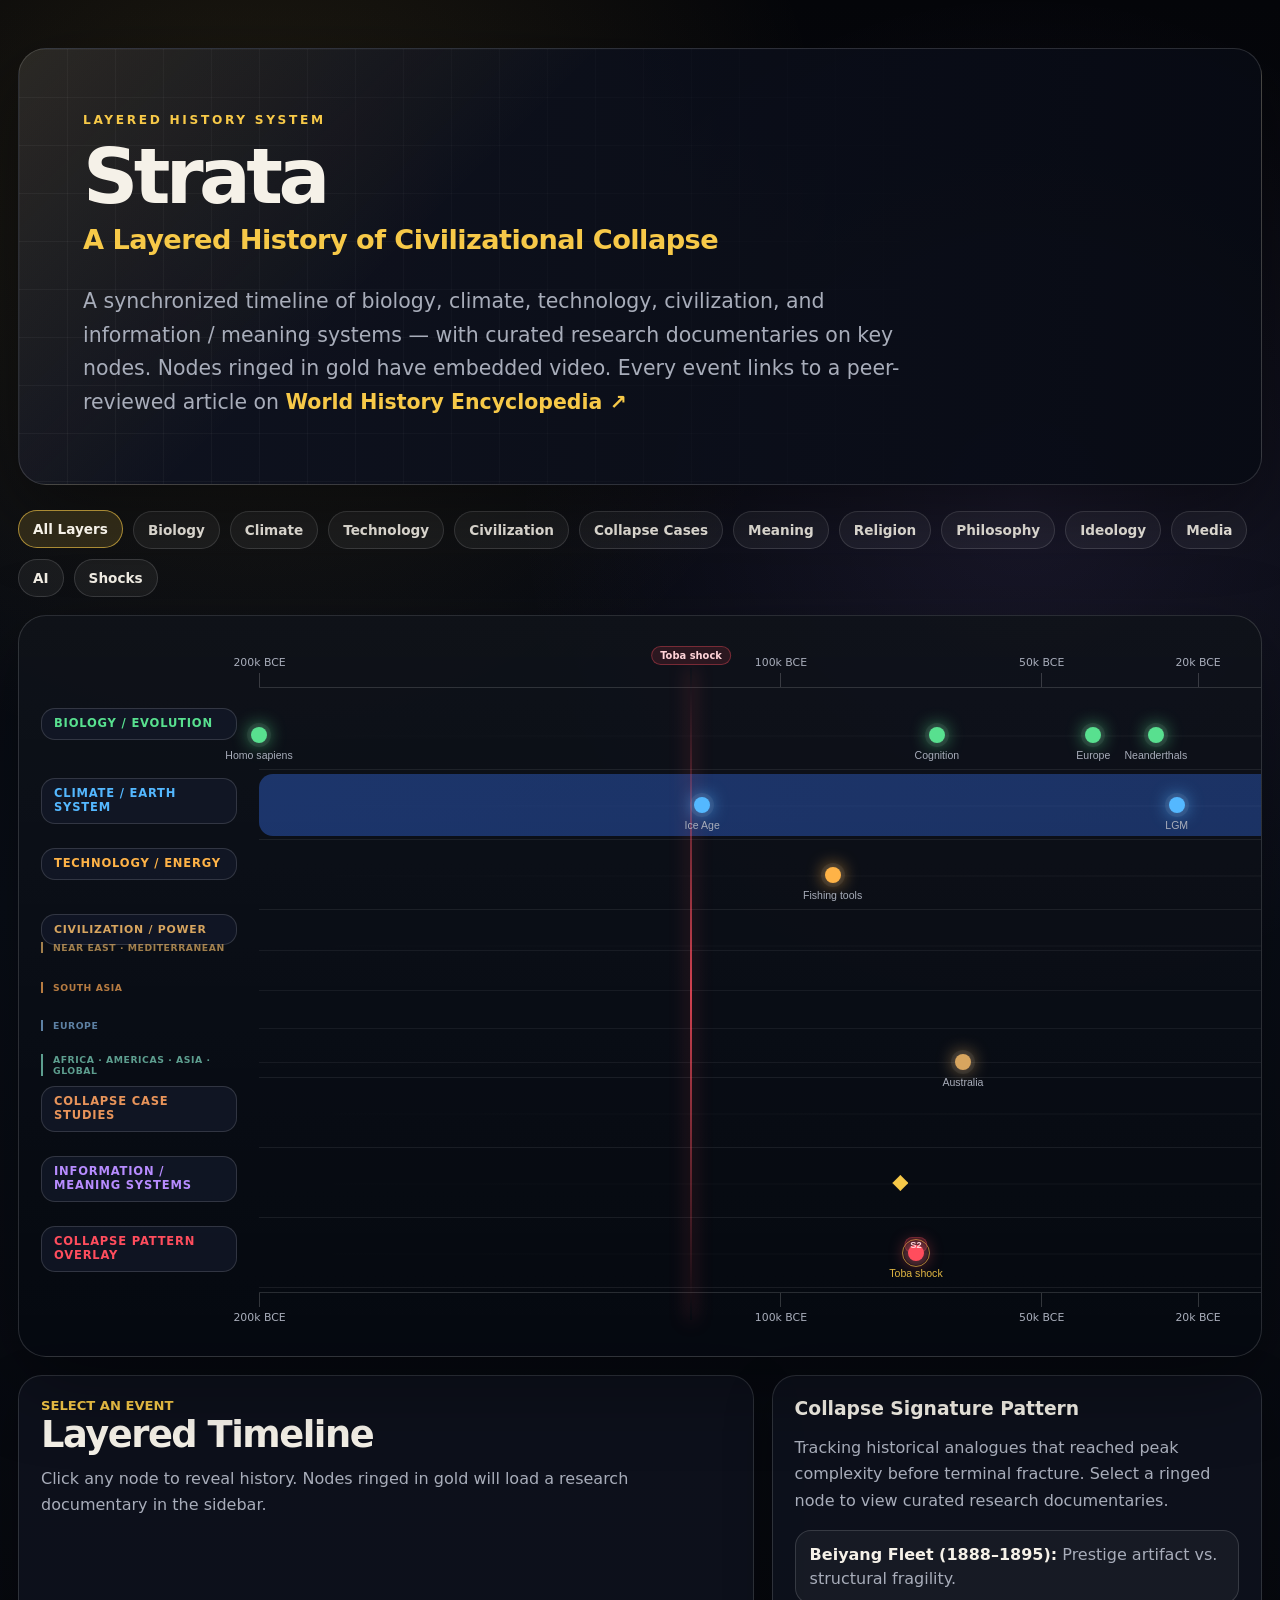
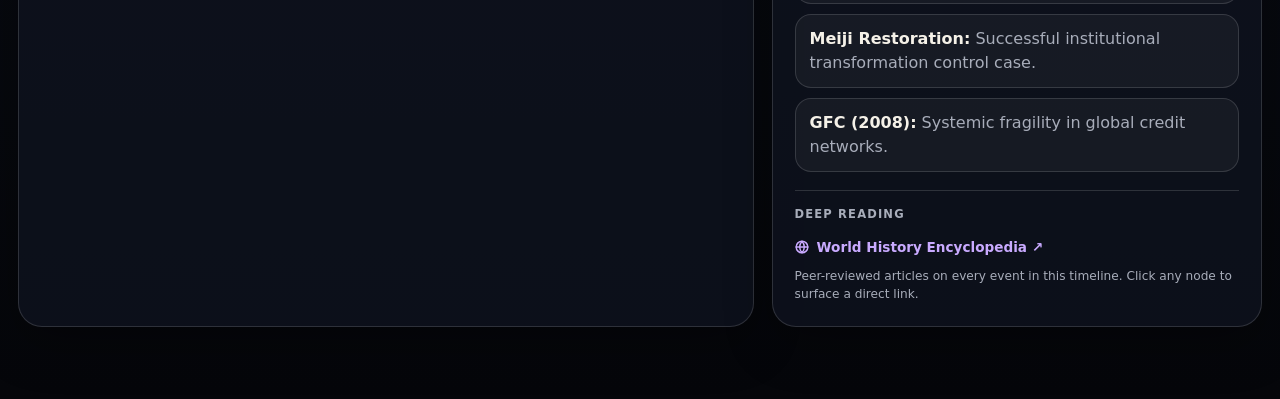
<file: HistoryTimeline.html>
<!DOCTYPE html>
<html lang="en">
<head>
  <link rel="icon" type="image/x-icon" href="favicon2.ico">
<meta charset="UTF-8" />
<meta name="viewport" content="width=device-width, initial-scale=1.0" />
<title>Strata: A Layered History of Civilizational Collapse</title>
<style>
:root {
  --bg: #07090f;
  --panel: rgba(14, 18, 30, 0.86);
  --panel-soft: rgba(20, 26, 42, 0.72);
  --line: rgba(255, 255, 255, 0.14);
  --text: #f5f1e8;
  --muted: #a8adba;
  --gold: #f7c948;
  --biology: #58e08f;
  --climate: #54b8ff;
  --tech: #ffb347;
  --civilization: #d7a55f;
  --information: #b78cff;
  --shock: #ff4d5d;
  --religion: #f7c948;
  --philosophy: #6ee7ff;
  --ideology: #ff6b6b;
  --media: #b78cff;
  --ai: #7cffc4;
  --warm: #ff8a4c;
  --cold: #3977ff;
  --collapse-case: #e8945a;
}

* { box-sizing: border-box; }

body {
  margin: 0;
  font-family: Inter, ui-sans-serif, system-ui, -apple-system, BlinkMacSystemFont, "Segoe UI", sans-serif;
  background:
    radial-gradient(circle at 20% 10%, rgba(247, 201, 72, 0.11), transparent 28%),
    radial-gradient(circle at 80% 25%, rgba(183, 140, 255, 0.10), transparent 28%),
    linear-gradient(180deg, #05060a 0%, #090d16 45%, #05060a 100%);
  color: var(--text);
  min-height: 100vh;
}

.timeline-page {
  width: min(1520px, 100%);
  margin: 0 auto;
  padding: 48px 18px 72px;
}

.hero {
  position: relative;
  overflow: hidden;
  border: 1px solid var(--line);
  border-radius: 28px;
  padding: clamp(28px, 5vw, 64px);
  background:
    linear-gradient(135deg, rgba(247, 201, 72, 0.12), transparent 35%),
    linear-gradient(90deg, rgba(15, 19, 33, 0.92), rgba(8, 11, 20, 0.92));
  box-shadow: 0 26px 80px rgba(0, 0, 0, 0.42);
}

.hero::before {
  content: "";
  position: absolute; inset: 0;
  background-image:
    linear-gradient(rgba(255,255,255,0.045) 1px, transparent 1px),
    linear-gradient(90deg, rgba(255,255,255,0.045) 1px, transparent 1px);
  background-size: 48px 48px;
  mask-image: linear-gradient(90deg, black, transparent 82%);
  pointer-events: none;
}

.eyebrow {
  position: relative; z-index: 1;
  margin: 0 0 14px;
  color: var(--gold);
  letter-spacing: 0.22em;
  text-transform: uppercase;
  font-size: 0.76rem;
  font-weight: 800;
}

h1 {
  position: relative; z-index: 1;
  margin: 0;
  max-width: 1000px;
  font-size: clamp(2.2rem, 6vw, 5.2rem);
  line-height: 0.95;
  letter-spacing: -0.06em;
}

.hero p:not(.eyebrow) {
  position: relative; z-index: 1;
  max-width: 860px;
  margin: 22px 0 0;
  color: var(--muted);
  font-size: clamp(1rem, 2vw, 1.28rem);
  line-height: 1.65;
}

.controls {
  display: flex;
  flex-wrap: wrap;
  gap: 10px;
  align-items: center;
  margin: 26px 0 18px;
}

.filter-button {
  appearance: none;
  border: 1px solid var(--line);
  color: var(--text);
  background: rgba(255, 255, 255, 0.055);
  border-radius: 999px;
  padding: 10px 14px;
  cursor: pointer;
  font-weight: 700;
  font-size: 0.85rem;
  font-family: inherit;
  transition: 160ms ease;
}

.filter-button:hover,
.filter-button.active {
  transform: translateY(-1px);
  border-color: rgba(247, 201, 72, 0.62);
  background: rgba(247, 201, 72, 0.14);
}

.timeline-shell {
  position: relative;
  margin-top: 18px;
  border: 1px solid var(--line);
  border-radius: 28px;
  overflow-x: auto;
  overflow-y: hidden;
  background:
    linear-gradient(180deg, rgba(255,255,255,0.035), transparent),
    rgba(6, 9, 17, 0.9);
  box-shadow: 0 26px 80px rgba(0, 0, 0, 0.35);
}

.timeline {
  position: relative;
  min-width: 12000px;
  padding: 20px 28px 28px 240px;
}

.time-axis {
  position: relative;
  height: 52px;
  border-bottom: 1px solid var(--line);
  margin-bottom: 12px;
}

.time-axis-bottom {
  position: relative;
  height: 36px;
  border-top: 1px solid var(--line);
  margin-top: 4px;
}

.tick {
  position: absolute;
  bottom: 0;
  width: 1px;
  height: 14px;
  background: rgba(255,255,255,0.18);
}

.tick span {
  position: absolute;
  bottom: 18px;
  left: 50%;
  transform: translateX(-50%);
  color: var(--muted);
  font-size: 0.68rem;
  white-space: nowrap;
}

.tick-bottom {
  position: absolute;
  top: 0;
  width: 1px;
  height: 14px;
  background: rgba(255,255,255,0.18);
}

.tick-bottom span {
  position: absolute;
  top: 18px;
  left: 50%;
  transform: translateX(-50%);
  color: var(--muted);
  font-size: 0.68rem;
  white-space: nowrap;
}

.layer {
  position: relative;
  height: 70px;
  border-bottom: 1px solid rgba(255, 255, 255, 0.075);
}

.layer:last-child { border-bottom: 0; }

.layer-label {
  position: absolute;
  left: -218px;
  top: 8px;
  width: 196px;
  padding: 8px 12px;
  border-radius: 14px;
  background: var(--panel-soft);
  border: 1px solid var(--line);
  font-weight: 900;
  font-size: 0.72rem;
  letter-spacing: 0.07em;
  text-transform: uppercase;
  line-height: 1.2;
}

.layer-line {
  position: absolute;
  left: 0; right: 0;
  top: 35px;
  height: 2px;
  background: linear-gradient(90deg, transparent, rgba(255,255,255,0.16), transparent);
}

.climate-band {
  position: absolute;
  left: 0; right: 0;
  top: 4px;
  height: 62px;
  border-radius: 14px;
  opacity: 0.36;
  background: linear-gradient(90deg,
    var(--cold) 0%, #3168d9 18%, #4d9aff 34%,
    #ffc45a 55%, var(--warm) 72%, #d24b39 100%);
}

.shock-line {
  position: absolute;
  top: 52px;
  bottom: 36px;
  width: 2px;
  transform: translateX(-50%);
  background: linear-gradient(180deg, transparent, rgba(255, 77, 93, 0.82), transparent);
  box-shadow: 0 0 18px rgba(255, 77, 93, 0.7);
  z-index: 3;
  pointer-events: none;
}

.shock-line::before {
  content: attr(data-label);
  position: absolute;
  top: -22px;
  left: 50%;
  transform: translateX(-50%);
  color: #ffd3d8;
  background: rgba(255, 77, 93, 0.12);
  border: 1px solid rgba(255, 77, 93, 0.36);
  border-radius: 999px;
  padding: 3px 8px;
  font-size: 0.62rem;
  white-space: nowrap;
  font-weight: 700;
}

.event-node {
  --node-color: var(--gold);
  position: absolute;
  transform: translate(-50%, -50%);
  width: 16px;
  height: 16px;
  border: 0;
  padding: 0;
  border-radius: 50%;
  background: var(--node-color);
  box-shadow: 0 0 0 4px rgba(255,255,255,0.06), 0 0 18px var(--node-color);
  cursor: pointer;
  transition: transform 160ms ease, opacity 160ms ease;
  z-index: 6;
}

.event-node:hover,
.event-node.selected {
  transform: translate(-50%, -50%) scale(1.45);
  z-index: 20;
}

.event-node.dimmed { opacity: 0.14; }

/* Diamond shape for information / meaning layer nodes */
.meaning-node {
  clip-path: polygon(50% 0%, 100% 50%, 50% 100%, 0% 50%);
  border-radius: 0;
}

/* Gold ring on nodes that have a YouTube video */
.has-video::before {
  content: "";
  position: absolute;
  inset: -6px;
  border-radius: 50%;
  border: 1.5px solid rgba(247, 201, 72, 0.6);
  pointer-events: none;
}
.meaning-node.has-video::before { border-radius: 50%; }

.event-node::after {
  content: attr(data-short);
  position: absolute;
  left: 50%;
  top: 22px;
  transform: translateX(-50%);
  width: max-content;
  max-width: 170px;
  color: var(--muted);
  font-size: 0.66rem;
  text-align: center;
  pointer-events: none;
}

.collapse-score {
  position: absolute;
  bottom: 8px;
  left: 50%;
  transform: translateX(-50%);
  color: #ffd3d8;
  font-size: 0.58rem;
  font-weight: 900;
  background: rgba(255,77,93,0.18);
  border: 1px solid rgba(255,77,93,0.25);
  border-radius: 999px;
  padding: 2px 5px;
  pointer-events: none;
}

.detail-panel {
  margin-top: 18px;
  display: grid;
  grid-template-columns: 1.2fr 0.8fr;
  gap: 18px;
}

.card {
  border: 1px solid var(--line);
  border-radius: 24px;
  padding: 22px;
  background: var(--panel);
  box-shadow: 0 18px 48px rgba(0, 0, 0, 0.28);
}

.card h2, .card h3 { margin: 0 0 10px; }

/* 16:9 responsive video embed */
.video-wrapper {
  position: relative;
  padding-bottom: 56.25%;
  height: 0;
  overflow: hidden;
  border-radius: 16px;
  background: #000;
  margin-bottom: 14px;
}

.video-wrapper iframe {
  position: absolute;
  top: 0; left: 0;
  width: 100%; height: 100%;
  border: 0;
}

.video-title {
  font-size: 0.82rem;
  color: var(--muted);
  line-height: 1.45;
  margin-bottom: 4px;
}

.video-hint {
  font-size: 0.72rem;
  color: var(--muted);
  opacity: 0.6;
  font-style: italic;
}

.event-date { color: var(--gold); font-weight: 900; text-transform: uppercase; font-size: 0.82rem; }

.whe-link {
  display: inline-flex;
  align-items: center;
  gap: 7px;
  margin-top: 16px;
  padding: 9px 14px;
  border-radius: 12px;
  background: rgba(183, 140, 255, 0.1);
  border: 1px solid rgba(183, 140, 255, 0.35);
  color: #c9aaff;
  text-decoration: none;
  font-size: 0.83rem;
  font-weight: 600;
  transition: 160ms ease;
  line-height: 1;
}
.whe-link:hover {
  background: rgba(183, 140, 255, 0.2);
  border-color: rgba(183, 140, 255, 0.65);
  transform: translateY(-1px);
}
.whe-link svg { flex-shrink: 0; opacity: 0.8; }
.event-title { margin: 8px 0 10px; font-size: clamp(1.45rem, 3vw, 2.3rem); letter-spacing: -0.04em; }
.event-description { color: var(--muted); line-height: 1.65; margin: 0; }
.tags { display: flex; flex-wrap: wrap; gap: 8px; margin-top: 16px; }
.tag { font-size: 0.72rem; font-weight: 900; border-radius: 999px; padding: 7px 10px; border: 1px solid var(--line); background: rgba(255,255,255,0.055); color: var(--muted); }
.system-list { list-style: none; padding: 0; display: grid; gap: 10px; margin-top: 14px; }
.system-list li { padding: 12px 14px; border-radius: 16px; border: 1px solid var(--line); background: rgba(255,255,255,0.045); color: var(--muted); line-height: 1.5; }
.system-list strong { color: var(--text); }
.note { color: var(--muted); line-height: 1.65; }

/* Video indicator badge on node labels */
.event-node.has-video::after {
  color: var(--gold);
  opacity: 0.9;
}

@media (max-width: 860px) {
  .detail-panel { grid-template-columns: 1fr; }
  .timeline { min-width: 9600px; padding-left: 188px; }
  .layer-label { left: -166px; width: 148px; font-size: 0.62rem; }
}


/* Keep the civilization main label at top of expanded row */
.layer[data-layer="civilization"] > .layer-label {
  top: 4px;
  font-size: 0.68rem;
}

/* ─── Civilization regional sub-rows ─────────────────────────── */
.layer[data-layer="civilization"] {
  height: 168px;
}
.civ-subrow {
  position: absolute;
  left: 0; right: 0;
  height: 1px;
  background: rgba(255,255,255,0.06);
  pointer-events: none;
}
.civ-sublabel {
  position: absolute;
  left: -218px;
  width: 196px;
  font-size: 0.58rem;
  font-weight: 700;
  letter-spacing: 0.06em;
  text-transform: uppercase;
  opacity: 0.75;
  pointer-events: none;
  padding-left: 10px;
  border-left: 2px solid currentColor;
}

</style>
</head>
<body>
<main class="timeline-page">

<section class="hero">
  <p class="eyebrow">Layered History System</p>
  <h1>Strata</h1>
  <p style="position:relative;z-index:1;margin:4px 0 18px;font-size:clamp(1.1rem,2.4vw,1.7rem);letter-spacing:-0.02em;color:var(--gold);font-weight:700;">A Layered History of Civilizational Collapse</p>
  <p>A synchronized timeline of biology, climate, technology, civilization, and information / meaning systems — with curated research documentaries on key nodes. Nodes ringed in gold have embedded video. Every event links to a peer-reviewed article on <a href="https://www.worldhistory.org" target="_blank" rel="noopener" style="color:var(--gold);text-decoration:none;font-weight:600;">World History Encyclopedia ↗</a></p>
</section>

<section class="controls" aria-label="Timeline filters">
  <button class="filter-button active" data-filter="all">All Layers</button>
  <button class="filter-button" data-filter="biology">Biology</button>
  <button class="filter-button" data-filter="climate">Climate</button>
  <button class="filter-button" data-filter="technology">Technology</button>
  <button class="filter-button" data-filter="civilization">Civilization</button>
  <button class="filter-button" data-filter="collapse-cases">Collapse Cases</button>
  <button class="filter-button" data-filter="information">Meaning</button>
  <button class="filter-button" data-filter="religion">Religion</button>
  <button class="filter-button" data-filter="philosophy">Philosophy</button>
  <button class="filter-button" data-filter="ideology">Ideology</button>
  <button class="filter-button" data-filter="media">Media</button>
  <button class="filter-button" data-filter="ai">AI</button>
  <button class="filter-button" data-filter="shock">Shocks</button>
</section>

<section class="timeline-shell" aria-label="Layered timeline visualization">
  <div class="timeline" id="timeline">
    <div class="time-axis" id="timeAxis"></div>
  </div>
</section>

<section class="detail-panel">
  <article class="card" id="detailCard">
    <div class="event-date">Select an event</div>
    <h2 class="event-title">Layered Timeline</h2>
    <p class="event-description">Click any node to reveal history. Nodes ringed in gold will load a research documentary in the sidebar.</p>
  </article>

  <aside class="card" id="sidebarCard">
    <div id="sidebarDefault">
      <h3>Collapse Signature Pattern</h3>
      <p class="note">Tracking historical analogues that reached peak complexity before terminal fracture. Select a ringed node to view curated research documentaries.</p>
      <ul class="system-list">
        <li><strong>Beiyang Fleet (1888–1895):</strong> Prestige artifact vs. structural fragility.</li>
        <li><strong>Meiji Restoration:</strong> Successful institutional transformation control case.</li>
        <li><strong>GFC (2008):</strong> Systemic fragility in global credit networks.</li>
      </ul>
      <div style="margin-top:18px;padding-top:16px;border-top:1px solid var(--line);">
        <p style="font-size:0.72rem;color:var(--muted);letter-spacing:0.1em;text-transform:uppercase;font-weight:700;margin:0 0 10px;">Deep Reading</p>
        <a href="https://www.worldhistory.org" target="_blank" rel="noopener"
           style="display:flex;align-items:center;gap:8px;color:#c9aaff;text-decoration:none;font-size:0.85rem;font-weight:600;padding:8px 0;">
          <svg width="14" height="14" viewBox="0 0 24 24" fill="none" stroke="currentColor" stroke-width="2.5" stroke-linecap="round" stroke-linejoin="round"><circle cx="12" cy="12" r="10"/><line x1="2" y1="12" x2="22" y2="12"/><path d="M12 2a15.3 15.3 0 0 1 4 10 15.3 15.3 0 0 1-4 10 15.3 15.3 0 0 1-4-10 15.3 15.3 0 0 1 4-10z"/></svg>
          World History Encyclopedia ↗
        </a>
        <p style="font-size:0.76rem;color:var(--muted);margin:4px 0 0;line-height:1.5;">Peer-reviewed articles on every event in this timeline. Click any node to surface a direct link.</p>
      </div>
    </div>
    <div id="sidebarVideo" style="display:none;"></div>
  </aside>
</section>

</main>

<script>
const layers = [
  { id: 'biology',        label: 'Biology / Evolution',          color: 'var(--biology)' },
  { id: 'climate',        label: 'Climate / Earth System',        color: 'var(--climate)' },
  { id: 'technology',     label: 'Technology / Energy',           color: 'var(--tech)' },
  { id: 'civilization',   label: 'Civilization / Power',          color: 'var(--civilization)' },
  { id: 'collapse-cases', label: 'Collapse Case Studies',         color: 'var(--collapse-case)' },
  { id: 'information',    label: 'Information / Meaning Systems', color: 'var(--information)' }
];

const subtypeColors = {
  religion:   'var(--religion)',
  philosophy: 'var(--philosophy)',
  ideology:   'var(--ideology)',
  media:      'var(--media)',
  ai:         'var(--ai)'
};

// youtubeId sources:
//   Original YTlinks.html  — collapse cases & shocks with videos
//   Gemini additions       — keyed to event titles below
const events = [
  // ─── BIOLOGY ─────────────────────────────────────────────────────────────
  { year: -200000, layer: 'biology', title: 'Emergence of Homo sapiens', short: 'Homo sapiens', date: 'c. 200,000 BCE', tags: ['Biology'], description: 'Anatomically modern humans emerge in Africa, eventually becoming the only surviving branch of the human family tree.',
    whe: 'https://www.worldhistory.org/Homo_Sapiens/' },
  { year: -70000,  layer: 'biology', title: 'Cognitive and Cultural Acceleration', short: 'Cognition', date: 'c. 70,000 BCE', tags: ['Biology', 'Information'], description: 'Symbolic thought, long-range planning, language complexity, and mythic imagination expand the human capacity for cooperation.',
    whe: 'https://www.worldhistory.org/Neanderthal/' },
  { year: -65000,  layer: 'civilization', title: 'Aboriginal Australian Culture Begins', short: 'Australia', date: 'c. 65,000–50,000 BCE', tags: ['Civilization', 'Meaning'], description: 'Humans reach Australia and establish one of the deepest continuous cultural traditions on Earth.',
    whe: 'https://www.worldhistory.org/Aboriginal_Australians/',
    region: 'global'},
  { year: -40000,  layer: 'biology', title: 'Modern Humans Reach Europe', short: 'Europe', date: 'c. 40,000 BCE', tags: ['Biology'], description: 'Homo sapiens expand into Europe and encounter remaining Neanderthal populations.',
    whe: 'https://www.worldhistory.org/Cro-Magnon/',
    region: 'global' },
  { year: -28000,  layer: 'biology', title: 'Neanderthals Disappear', short: 'Neanderthals', date: 'c. 28,000 BCE', tags: ['Biology'], description: 'Neanderthals vanish as a distinct population, though genetic traces survive in many modern humans.',
    whe: 'https://www.worldhistory.org/Neanderthal/' },
  { year: -15000,  layer: 'biology', title: 'Humans Reach the Americas', short: 'Americas', date: 'c. 15,000 BCE', tags: ['Biology', 'Civilization'], description: 'Modern humans spread into the Americas, adapting rapidly to new ecosystems and megafauna-rich landscapes.',
    whe: 'https://www.worldhistory.org/article/1008/peopling-of-the-americas/' },
  { year: -7000,   layer: 'biology', title: 'Lactose Persistence Mutation', short: 'Lactose tolerance', date: 'c. 7,000 BCE', tags: ['Biology'], description: 'A genetic mutation enabling adults to digest milk spreads through European and African pastoral populations — a striking example of recent human evolution co-driven by culture.' },

  // ─── CLIMATE ─────────────────────────────────────────────────────────────
  { year: -115000, layer: 'climate', title: 'Last Glacial Period', short: 'Ice Age', date: 'c. 115,000–11,700 BCE', tags: ['Climate'], description: 'Global cooling expands ice sheets, lowers sea levels, and reshapes migration routes, coastlines, and ecological pressure.',
    whe: 'https://www.worldhistory.org/Last_Glacial_Period/' },
  { year: -24000,  layer: 'climate', title: 'Last Glacial Maximum', short: 'LGM', date: 'c. 24,000–17,000 BCE', tags: ['Climate'], description: 'Ice sheets reach their greatest extent, locking up water, lowering sea levels, and altering human migration corridors.',
    whe: 'https://www.worldhistory.org/Last_Glacial_Maximum/' },
  { year: -12900,  layer: 'climate', title: 'Younger Dryas', short: 'Younger Dryas', date: 'c. 12,900–11,700 BCE', tags: ['Climate'], description: 'A sudden return to colder conditions interrupts post-glacial warming just before the Holocene.',
    whe: 'https://www.worldhistory.org/Younger_Dryas/' },
  { year: -11700,  layer: 'climate', youtubeId: 'DGWXzjKuL_o', title: 'Beginning of the Holocene', short: 'Holocene', date: 'c. 11,700 BCE', tags: ['Climate', 'Civilization'], description: 'The current interglacial period begins, bringing warmer temperatures, retreating ice sheets, rising seas, and new ecological opportunities.',
    whe: 'https://www.worldhistory.org/Holocene_Epoch/' },
  { year: 800,     layer: 'climate', title: 'Medieval Warm Period', short: 'Warm Period', date: 'c. 800–1200 CE', tags: ['Climate', 'Civilization'], description: 'Relatively stable warm conditions support agricultural expansion and population growth in parts of Europe and Asia.',
    whe: 'https://www.worldhistory.org/Medieval_Warm_Period/' },
  { year: 1600,    layer: 'climate', title: 'Little Ice Age Stress', short: 'Little Ice Age', date: 'c. 1500–1700 CE', tags: ['Climate', 'Civilization'], description: 'Cooler temperatures and agricultural instability contribute to social unrest, famine, migration, and political pressure in many regions.',
    whe: 'https://www.worldhistory.org/Little_Ice_Age/' },
  { year: 1997,    layer: 'climate', title: 'El Niño 1997–98 — Peak Climate Variability', short: 'El Niño 97', date: '1997–1998 CE', tags: ['Climate', 'Civilization'], description: 'The strongest El Niño event recorded to that point disrupts weather patterns globally, causing droughts, floods, and wildfires across Southeast Asia, Africa, and the Americas.',
    whe: 'https://www.worldhistory.org/El_Nino/' },

  // ─── TECHNOLOGY ──────────────────────────────────────────────────────────
  { year: -90000,  layer: 'technology', title: 'Specialized Fishing Tools', short: 'Fishing tools', date: 'c. 90,000 BCE', tags: ['Technology', 'Biology'], description: 'Modern humans develop specialized tools for fishing, expanding diet, mobility, and coastal survival strategies.' },
  { year: -10000,  layer: 'technology', youtubeId: 'gyQqodlfLiA', title: 'Neolithic Revolution', short: 'Agriculture', date: 'c. 10,000 BCE', tags: ['Technology', 'Civilization', 'Biology'], description: 'Agriculture transforms small nomadic bands into settlements, food surpluses, population growth, and social hierarchy.',
    whe: 'https://www.worldhistory.org/Neolithic_Revolution/' },
  { year: -3500,   layer: 'technology', title: 'Wheel Invented', short: 'Wheel', date: 'c. 3500–3000 BCE', tags: ['Technology'], description: 'The wheel transforms transport, craft production, trade, warfare, and mechanical thinking.',
    whe: 'https://www.worldhistory.org/Wheel/' },
  { year: -1400,   layer: 'technology', title: 'Early Iron Tools and Weapons', short: 'Iron', date: 'c. 1400 BCE', tags: ['Technology'], description: 'Iron technology begins to develop in the Near East before later becoming widespread after the Bronze Age collapse.',
    whe: 'https://www.worldhistory.org/Iron_Age/' },
  { year: 960,     layer: 'technology', title: 'Song Dynasty Innovation Surge', short: 'Song tech', date: '960–1279 CE', tags: ['Civilization', 'Technology'], description: 'Song China drives major economic, technological, and urban development, including paper currency, printing, and proto-industrialization.' },
  { year: 1700,    layer: 'technology', youtubeId: 'fbt2zdiinHg', title: 'Industrial Revolution', short: 'Industry', date: 'c. 1700–1900 CE', tags: ['Technology', 'Civilization', 'Climate'], description: 'Mechanized production, fossil fuel energy, factories, railroads, and urbanization transform economies and begin large-scale anthropogenic climate impact.',
    whe: 'https://www.worldhistory.org/Industrial_Revolution/' },
  { year: 1712,    layer: 'technology', title: 'Newcomen Atmospheric Engine', short: 'Steam engine', date: '1712 CE', tags: ['Technology'], description: "Thomas Newcomen's atmospheric engine is the first practical steam engine, used to pump water from mines. The direct mechanical precursor to Watt's improved engine and the fossil-fuel energy transition that defines the Industrial Revolution." },
  { year: 1800,    layer: 'technology', title: 'Voltaic Pile — First Electric Battery', short: 'Voltaic pile', date: '1800 CE', tags: ['Technology'], description: "Alessandro Volta's voltaic pile produces the first steady electric current, opening the door to electrochemistry, electromagnetism, and eventually the electrical grid." },
  { year: 1885,    layer: 'technology', title: 'Internal Combustion Engine', short: 'ICE', date: 'c. 1885 CE', tags: ['Technology', 'Climate'], description: 'Benz and Daimler develop practical gasoline-powered engines in the 1880s, launching the automobile age and reshaping geopolitics and atmospheric carbon loading.',
    whe: 'https://www.worldhistory.org/Newcomen_Steam_Engine/' },
  { year: 1947,    layer: 'technology', youtubeId: 'CdjsdGmAQdk', title: 'Transistor Invented', short: 'Transistor', date: '1947 CE', tags: ['Technology'], description: 'Bell Labs engineers invent the transistor, the foundational switching element of all modern computing and communications. The transistor makes the digital revolution, the internet, and AI systems architecturally possible.',
    whe: 'https://www.worldhistory.org/Transistor/' },
  { year: 1970,    layer: 'technology', title: 'Digital Revolution Begins', short: 'Digital', date: 'c. 1970–2000 CE', tags: ['Technology', 'Information'], description: 'Computers, networks, software, and early internet systems begin shifting civilization into a digital operating environment.',
    whe: 'https://www.worldhistory.org/Digital_Revolution/' },

  // ─── CIVILIZATION ────────────────────────────────────────────────────────
  { year: -9600,   layer: 'civilization', youtubeId: 'xEikuydGsQU', title: 'Göbekli Tepe', short: 'Göbekli Tepe', date: 'c. 9600 BCE', tags: ['Civilization', 'Religion'], description: 'Monumental ritual architecture appears before full agricultural urban civilization, suggesting belief and social organization helped drive settlement.',
    whe: 'https://www.worldhistory.org/Gobekli_Tepe/',
    region: 'near-east'},
  { year: -8000,   layer: 'civilization', title: 'Çatalhöyük', short: 'Çatalhöyük', date: 'c. 8000 BCE', tags: ['Civilization'], description: "One of the world's earliest known dense urban settlements appears in Anatolia.",
    region: 'near-east'},

  // ─── MEHRGARH ─────────────────────────────────────────────────────────────
  // Three-phase entry: the earliest known farming settlement in South Asia,
  // predating the Indus Valley cities by over four millennia. Sits on the
  // Kachi plain of modern Balochistan; the direct demographic ancestor of
  // the Indus Civilisation. Crucial for the layered timeline because it
  // shows farming, craft production, and proto-urbanism developing
  // independently and sequentially in South Asia.

  { year: -7000, layer: 'civilization', title: 'Mehrgarh Period I — Aceramic Neolithic', short: 'Mehrgarh I', date: 'c. 7000–5500 BCE',
    tags: ['Civilization', 'Technology', 'Biology'],
    description: 'On the Kachi plain of modern Balochistan, farming and herding begin without pottery — one of the earliest Neolithic transitions outside the Fertile Crescent. Mud-brick houses appear, wheat and barley are cultivated, goats and cattle herded. Burials with grave goods suggest emerging ritual life. Mehrgarh Period I is the South Asian parallel to Çatalhöyük: sedentary complexity arising independently, millennia before the Indus cities.',
    whe: 'https://www.worldhistory.org/Mehrgarh/',
    region: 'south-asia'},

  { year: -5500, layer: 'civilization', title: 'Mehrgarh Period II–III — Pottery and Copper', short: 'Mehrgarh II–III', date: 'c. 5500–3500 BCE',
    tags: ['Civilization', 'Technology'],
    description: 'Pottery appears at Mehrgarh alongside the first copper tools — a convergence of information storage (decorated vessels encode cultural identity) and metallurgical technology. Large-scale craft production emerges, with evidence of specialist workshops and long-distance trade in lapis lazuli and shell. The settlement grows substantially, prefiguring the dense craft economies of the later Indus cities.',
    whe: 'https://www.worldhistory.org/Mehrgarh/',
    region: 'south-asia' },

  { year: -3500, layer: 'civilization', title: 'Mehrgarh Period IV–VII — Proto-Urban Decline', short: 'Mehrgarh IV–VII', date: 'c. 3500–2500 BCE',
    tags: ['Civilization', 'Technology'],
    description: 'Mehrgarh reaches its most complex phase — increasing urbanization, sophisticated craft production, standardized weights — before populations begin shifting eastward into the Indus River basin. By c. 2600 BCE Mehrgarh is largely abandoned as Mohenjo-daro and Harappa rise. The site\'s demographic trajectory is one of history\'s clearest examples of civilizational center-of-gravity migration: the settlement pattern moves, the knowledge base transfers, the cities scale.',
    whe: 'https://www.worldhistory.org/Mehrgarh/',
    region: 'south-asia' ,
    region: 'south-asia'},

  { year: -3500,   layer: 'civilization', title: 'Uruk and Sumerian City-States', short: 'Uruk', date: 'c. 3500 BCE', tags: ['Civilization', 'Technology'], description: 'Urbanism, temple economies, bureaucracy, and city-state power emerge in southern Mesopotamia.',
    whe: 'https://www.worldhistory.org/Catalhoyuk/',
    region: 'near-east'},
  { year: -2600,   layer: 'civilization', title: 'Indus Valley Civilization', short: 'Indus', date: 'c. 2600 BCE', tags: ['Civilization'], description: 'Urban civilization emerges in present-day Pakistan and India, with planned cities, trade, craft specialization, and undeciphered script.',
    whe: 'https://www.worldhistory.org/Indus_Valley_Civilization/',
    region: 'south-asia'},
  { year: -2300,   layer: 'civilization', title: 'Akkadian Empire', short: 'Akkad', date: 'c. 2300 BCE', tags: ['Civilization'], description: 'Akkad becomes one of the earliest known empires, consolidating power across Mesopotamia.',
    whe: 'https://www.worldhistory.org/Akkadian_Empire/',
    region: 'near-east'},
  { year: -1500,   layer: 'civilization', title: 'Phoenician Maritime Civilization', short: 'Phoenicians', date: 'c. 1500–300 BCE', tags: ['Civilization', 'Information'], description: 'Levantine maritime traders build networks across the Mediterranean and help spread alphabetic writing.',
    whe: 'https://www.worldhistory.org/Phoenicia/',
    region: 'near-east'},
  { year: -1250,   layer: 'civilization', title: 'Traditional Start of the Trojan War', short: 'Trojan War', date: 'c. 1250 BCE', tags: ['Civilization', 'Meaning'], description: 'Traditional dating places the Trojan War in the Late Bronze Age, near the period of broader eastern Mediterranean instability.',
    whe: 'https://www.worldhistory.org/Trojan_War/',
    region: 'near-east'},
  { year: -509,    layer: 'civilization', title: 'Roman Republic Established', short: 'Rome', date: '509 BCE', tags: ['Civilization', 'Ideology'], description: "Rome establishes a republican system that later becomes the foundation for one of history's most influential empires." ,
    region: 'near-east'},
  { year: -322,    layer: 'civilization', title: 'Maurya Empire', short: 'Maurya', date: '322–185 BCE', tags: ['Civilization', 'Religion'], description: 'The Maurya Empire unifies much of India and spreads Buddhism under Ashoka.',
    whe: 'https://www.worldhistory.org/Roman_Republic/',
    region: 'south-asia'},
  { year: 27,      layer: 'civilization', youtubeId: 'zKZjlIhitRI', title: 'Roman Empire', short: 'Roman Empire', date: '27 BCE–476 CE', tags: ['Civilization', 'Technology', 'Information'], description: 'Rome dominates the Mediterranean, establishing infrastructure, law, governance, and trade networks that unify vast regions.',
    whe: 'https://www.worldhistory.org/Roman_Empire/',
    region: 'near-east'},
  { year: 900,     layer: 'civilization', youtubeId: 'YgRPqFSxPd8', title: 'Feudal Systems Dominate Europe', short: 'Feudalism', date: 'c. 800–1300 CE', tags: ['Civilization'], description: 'European society becomes organized around land ownership, military obligation, aristocratic power, and decentralized governance.',
    whe: 'https://www.worldhistory.org/Feudalism/',
    region: 'europe'},
  { year: 1050,    layer: 'civilization', title: 'Khmer Empire — Angkor at Peak', short: 'Khmer', date: 'c. 800–1431 CE', tags: ['Civilization'], description: 'The Khmer Empire constructs Angkor Wat and the largest pre-industrial urban complex in the world, sustained by a sophisticated hydraulic network.',
    whe: 'https://www.worldhistory.org/Khmer_Empire/',
    region: 'global'},
  { year: 1235,    layer: 'civilization', title: 'Mali Empire — West African Apogee', short: 'Mali Empire', date: 'c. 1235–1450 CE', tags: ['Civilization'], description: "The Mali Empire unifies much of West Africa under Mansa Musa, controlling trans-Saharan gold and salt trade — one of the medieval world's most advanced civilizations." ,
    region: 'global'},
  { year: 1400,    layer: 'civilization', title: 'Age of Exploration', short: 'Exploration', date: 'c. 1400–1700 CE', tags: ['Civilization', 'Technology'], description: 'European maritime expansion connects the Americas, Europe, Africa, and Asia into a single global trade system.',
    whe: 'https://www.worldhistory.org/Mali_Empire/',
    region: 'europe'},
  { year: 1428,    layer: 'civilization', title: 'Aztec Empire — Triple Alliance', short: 'Aztec Empire', date: 'c. 1428–1521 CE', tags: ['Civilization'], description: 'The Triple Alliance founds the Aztec Empire with Tenochtitlán as its capital — a city larger than any in contemporary Europe, built on an island in Lake Texcoco.',
    whe: 'https://www.worldhistory.org/Aztec_Empire/',
    region: 'global'},
  { year: 1848,    layer: 'civilization', title: 'Revolutions of 1848 — European Liberal Wave', short: '1848 Revolutions', date: '1848 CE', tags: ['Civilization', 'Ideology'], description: 'A revolutionary wave sweeps France, Germany, Austria, Hungary, and Italy, driven by nationalism, liberalism, and economic stress.',
    whe: 'https://www.worldhistory.org/Revolutions_of_1848/',
    region: 'europe'},
  { year: 1871,    layer: 'civilization', title: 'Unification of Germany', short: 'German Unity', date: '1871 CE', tags: ['Civilization', 'Ideology'], description: "Bismarck's Prussia defeats France and unifies the German states into the German Empire, dramatically reshaping the European balance of power." ,
    region: 'europe'},
  { year: 1884,    layer: 'civilization', title: 'Berlin Conference — Scramble for Africa', short: 'Berlin Conf.', date: '1884–1885 CE', tags: ['Civilization', 'Ideology'], description: 'European powers divide Africa among themselves at the Berlin Conference, formalizing colonial partition and establishing administrative borders that persist today.',
    whe: 'https://www.worldhistory.org/Unification_of_Germany/',
    region: 'europe'},
  { year: 1945,    layer: 'civilization', title: 'Postwar Global Order', short: 'UN / IMF', date: '1945 CE', tags: ['Civilization', 'Information'], description: 'International institutions such as the United Nations, IMF, and World Bank emerge to stabilize the postwar system.',
    whe: 'https://www.worldhistory.org/United_Nations/',
    region: 'global'},
  { year: 2000,    layer: 'civilization', title: 'Peak Globalization', short: 'Globalization', date: 'c. 2000 CE–Present', tags: ['Civilization', 'Technology', 'Information'], description: 'Global trade, digital connectivity, financial integration, and supply chains create the most interconnected human system yet.',
    whe: 'https://www.worldhistory.org/Globalization/',
    region: 'global'},

  // ─── COLLAPSE CASE STUDIES (with YouTube IDs from YTlinks) ───────────────
  { year: 618,  layer: 'collapse-cases', title: 'Tang Dynasty — Palace-Administrative State', short: 'Tang Founded', date: '618 CE', tags: ['Civilization', 'Collapse-Case', 'China'], description: 'The Tang Dynasty establishes a centralized bureaucratic state built on examination systems, equal-field land distribution, and tributary grain networks.',
    whe: 'https://www.worldhistory.org/Tang_Dynasty/',
    region: 'near-east' },
  { year: 755,  layer: 'collapse-cases', youtubeId: 'NcajdicoJV0', title: 'An Lushan Rebellion — Distributed Authority Fracture', short: 'An Lushan', date: '755 CE', collapseScore: 3, tags: ['Civilization', 'Shock', 'Collapse-Case', 'China'], description: 'Regional military governors gain autonomous power the center cannot reclaim. The empire survives but its integrative capacity is permanently degraded — a canonical failed-rising signature.',
    whe: 'https://www.worldhistory.org/An_Lushan_Rebellion/' },
  { year: 875,  layer: 'collapse-cases', title: 'Huang Chao Rebellion — Late Tang Terminal Phase', short: 'Huang Chao', date: '875–884 CE', collapseScore: 4, tags: ['Civilization', 'Shock', 'Collapse-Case', 'China'], description: 'Fiscal collapse, warlordism, and legitimacy failure converge. Used as the structural model for rapid capital-web legitimacy collapse.',
    whe: 'https://www.worldhistory.org/Huang_Chao_Rebellion/' },
  { year: 907,  layer: 'collapse-cases', title: 'Fall of Tang Dynasty — Five Dynasties Period', short: 'Tang Falls', date: '907 CE', collapseScore: 4, tags: ['Civilization', 'Collapse-Case', 'China'], description: 'The Tang Dynasty collapses after nearly three centuries, giving way to the Five Dynasties and Ten Kingdoms fragmentation period.',
    whe: 'https://www.worldhistory.org/Five_Dynasties_and_Ten_Kingdoms/' },
  { year: 1127, layer: 'collapse-cases', youtubeId: 'JHNCBpanXJY', title: 'Northern Song Collapse — Jurchen Jin Invasion', short: 'Song Collapse', date: '1127 CE', collapseScore: 3, tags: ['Civilization', 'Shock', 'Collapse-Case', 'China'], description: 'The Jurchen Jin dynasty destroys Northern Song — but the Southern Song survives another 150 years. A quasi-experimental resilience case in the methodology.',
    whe: 'https://www.worldhistory.org/Song_Dynasty/' },
  { year: 1532, layer: 'collapse-cases', title: 'Fall of the Inca Empire — Conquest and Collapse', short: 'Inca Falls', date: '1532–1572 CE', collapseScore: 4, tags: ['Civilization', 'Shock', 'Collapse-Case', 'Americas'], description: 'Spanish conquistadors under Pizarro exploit Inca civil war and introduce epidemic disease, collapsing the largest empire in the pre-Columbian Americas within decades.',
    whe: 'https://www.worldhistory.org/Inca_Empire/' },
  { year: 1603, layer: 'collapse-cases', title: 'Tokugawa Shogunate — Controlled Isolation System', short: 'Tokugawa', date: '1603–1868 CE', tags: ['Civilization', 'Collapse-Case', 'Japan'], description: 'Tokugawa Japan achieves internal stability through controlled isolation (sakoku), deliberately suppressing foreign technology diffusion.',
    whe: 'https://www.worldhistory.org/Tokugawa_Shogunate/' },
  { year: 1850, layer: 'collapse-cases', title: 'Taiping Rebellion — Qing Structural Stress', short: 'Taiping', date: '1850–1864 CE', collapseScore: 3, tags: ['Civilization', 'Shock', 'Collapse-Case', 'China'], description: 'The Taiping Rebellion kills an estimated 20–30 million and nearly destroys Qing authority, creating dependency on semi-autonomous military power.',
    whe: 'https://www.worldhistory.org/Taiping_Rebellion/' },
  { year: 1853, layer: 'collapse-cases', title: "Black Ships — Tokugawa Legitimacy Crisis", short: 'Black Ships', date: '1853 CE', collapseScore: 2, tags: ['Civilization', 'Technology', 'Shock', 'Collapse-Case', 'Japan'], description: "Commodore Perry's steam-powered warships demonstrate that Tokugawa isolation has produced a fatal technology gap, triggering a legitimacy crisis." },
  { year: 1861, layer: 'collapse-cases', title: 'Self-Strengthening Movement — Surface Modernization', short: 'Self-Strengthen', date: '1861–1895 CE', tags: ['Civilization', 'Technology', 'Collapse-Case', 'China'], description: 'The Qing Self-Strengthening Movement attempts to acquire Western military technology while preserving Confucian social order — producing the Beiyang Fleet as its prestige artifact.',
    whe: 'https://www.worldhistory.org/Self-Strengthening_Movement/' },
  { year: 1868, layer: 'collapse-cases', youtubeId: '5U_XfD8Y6gA', title: 'Meiji Restoration — Successful Transformation Control Case', short: 'Meiji', date: '1868 CE', tags: ['Civilization', 'Technology', 'Collapse-Case', 'Japan'], description: "Japan's Meiji Restoration achieves wholesale institutional transformation. Used as the quasi-experimental control case in the synthesis — same external shock as Qing China, different outcome." },
  { year: 1888, layer: 'collapse-cases', title: 'Beiyang Fleet Commissioned — Prestige Infrastructure Node', short: 'Beiyang Fleet', date: '1888 CE', tags: ['Technology', 'Civilization', 'Collapse-Case', 'China'], description: 'The Beiyang Fleet is commissioned as the flagship artifact of Qing modernization — a prestigious technological artifact at the symbolic center of a capital-web whose underlying infrastructure is structurally fragile.',
    whe: 'https://www.worldhistory.org/Meiji_Restoration/' },
  { year: 1895, layer: 'collapse-cases', youtubeId: 'V9XjB-xS9S8', title: 'Battle of the Yalu River — Beiyang Fleet Destroyed', short: 'Beiyang Lost', date: '1894–1895 CE', collapseScore: 4, tags: ['Civilization', 'Technology', 'Shock', 'Collapse-Case', 'China'], description: "Japan destroys the Beiyang Fleet at the Battle of the Yalu River, exposing the Self-Strengthening Movement as surface modernization. The empirical anchor of the research." },
  { year: 1908, layer: 'collapse-cases', title: "Young Turk Revolution — Failed Modernization Rising", short: 'Young Turks', date: '1908 CE', collapseScore: 2, tags: ['Civilization', 'Ideology', 'Collapse-Case', 'Ottoman'], description: 'The Committee of Union and Progress seizes power, attempting constitutional modernization of a declining empire. A failed-rising case.',
    whe: 'https://www.worldhistory.org/Battle_of_the_Yalu_River/' },
  { year: 1912, layer: 'collapse-cases', title: 'Fall of Qing Dynasty', short: 'Qing Falls', date: '1912 CE', collapseScore: 3, tags: ['Civilization', 'Collapse-Case', 'China'], description: 'The Qing Dynasty collapses after 268 years, ending imperial China.',
    whe: 'https://www.worldhistory.org/Qing_Dynasty/' },
  { year: 1918, layer: 'collapse-cases', youtubeId: 'ux4UGpIoluk', title: 'Habsburg Empire Dissolves', short: 'Habsburg End', date: '1918 CE', collapseScore: 3, tags: ['Civilization', 'Collapse-Case', 'Habsburg'], description: 'The Austro-Hungarian Empire dissolves after WWI, fragmenting into successor states along nationalist lines.',
    whe: 'https://www.worldhistory.org/Habsburg_Dynasty/' },
  { year: 1922, layer: 'collapse-cases', youtubeId: '3p_m-yMSuvM', title: 'Ottoman Empire Formally Ends', short: 'Ottoman End', date: '1922 CE', collapseScore: 3, tags: ['Civilization', 'Collapse-Case', 'Ottoman'], description: 'The Ottoman Empire formally dissolves. One of the primary long-cycle collapse cases in Stream Three, alongside Qing and Habsburg.',
    whe: 'https://www.worldhistory.org/Ottoman_Empire/' },
  { year: 1952, layer: 'collapse-cases', title: 'Egypt — Nasser Revolution / Resilience Case Study', short: 'Egypt Resilience', date: '1952 CE', tags: ['Civilization', 'Collapse-Case', 'Egypt'], description: 'Egypt is used in Stream Three as a resilience case: having absorbed colonial disruption, military defeats, and economic crises without full civilizational collapse.',
    whe: 'https://www.worldhistory.org/Gamal_Abdel_Nasser/' },
  { year: 1979, layer: 'collapse-cases', title: 'Iranian Revolution — Ideological Regime Collapse', short: 'Iran Revolution', date: '1979 CE', collapseScore: 3, tags: ['Civilization', 'Ideology', 'Collapse-Case', 'Iran'], description: "The Iranian Revolution overthrows the Pahlavi monarchy. A rare modern case of full regime-type transformation driven by ideological fracture rather than external military defeat." },
  { year: 1991, layer: 'collapse-cases', youtubeId: '8I-ZpT-97fE', title: 'Soviet Union Dissolves — Command System Collapse', short: 'Soviet End', date: '1991 CE', collapseScore: 3, tags: ['Civilization', 'Ideology', 'Collapse-Case', 'Soviet'], description: 'The Soviet Union dissolves after cascading legitimacy failures, economic breakdown, and ideological exhaustion.',
    whe: 'https://www.worldhistory.org/Soviet_Union/' },

  // ─── INFORMATION / MEANING SYSTEMS ───────────────────────────────────────
  { year: -77000,  layer: 'information', subtype: 'religion',   title: 'Early Symbolic Recording', short: 'Symbols', date: 'c. 77,000 BCE', tags: ['Information', 'Meaning', 'Proto-ritual'], description: 'Early symbolic marking suggests humans were storing meaning outside the body — a foundation for later ritual, myth, writing, and culture.',
    whe: 'https://www.worldhistory.org/article/562/prehistoric-cave-paintings/' },
  { year: -3200,   layer: 'information', subtype: 'religion',   title: 'Writing Systems and Temple Administration', short: 'Writing', date: 'c. 3200 BCE', tags: ['Information', 'Religion', 'Civilization'], description: 'Writing systems emerge in Egypt and Mesopotamia, allowing states and temples to store memory, taxes, law, myth, and power across generations.',
    whe: 'https://www.worldhistory.org/Cuneiform/' },
  { year: -1000,   layer: 'information', subtype: 'media',      title: 'Phoenician Alphabet Spreads', short: 'Alphabet', date: 'c. 1000 BCE', tags: ['Information', 'Media'], description: 'Alphabetic writing helps simplify literacy and influence Greek, Latin, Hebrew, Aramaic, and later writing traditions.',
    whe: 'https://www.worldhistory.org/Phoenician_Alphabet/' },
  { year: -800,    layer: 'information', subtype: 'philosophy',  title: 'Axial Age Begins', short: 'Axial Age', date: 'c. 800–200 BCE', tags: ['Information', 'Philosophy', 'Religion', 'Civilization'], description: 'Greek philosophy, Hebrew prophecy, Buddhism, Jainism, Confucianism, and Daoism reshape ethics, metaphysics, law, and human identity.',
    whe: 'https://www.worldhistory.org/Axial_Age/' },
  { year: -600,    layer: 'information', subtype: 'religion',   title: 'Buddhism Emerges', short: 'Buddha', date: 'c. 600 BCE', tags: ['Religion', 'Philosophy'], description: 'The teachings of Siddhartha Gautama establish Buddhism, focusing on suffering, impermanence, liberation, and disciplined consciousness.',
    whe: 'https://www.worldhistory.org/Buddhism/' },
  { year: -550,    layer: 'information', subtype: 'philosophy',  title: 'Confucian Ethics', short: 'Confucius', date: 'c. 551–479 BCE', tags: ['Philosophy', 'Civilization'], description: "Confucian thought links ethics, family order, education, and statecraft into one of history's most durable governance philosophies." },
  { year: -500,    layer: 'information', subtype: 'religion',   title: 'Hebrew Prophetic Monotheism', short: 'Prophets', date: 'c. 600–400 BCE', tags: ['Religion', 'Ethics'], description: 'Hebrew prophetic traditions develop ethical monotheism, covenantal identity, social-justice themes, and historical consciousness.',
    whe: 'https://www.worldhistory.org/Confucianism/' },
  { year: -400,    layer: 'information', subtype: 'philosophy',  title: 'Classical Greek Philosophy', short: 'Greek thought', date: 'c. 400 BCE', tags: ['Philosophy'], description: 'Socrates, Plato, and Aristotle formalize logic, metaphysics, political philosophy, ethics, and systematic inquiry.',
    whe: 'https://www.worldhistory.org/Greek_Philosophy/' },
  { year: -45,     layer: 'information', subtype: 'media',      title: 'Julian Calendar', short: 'Calendar', date: '45 BCE', tags: ['Information', 'Civilization'], description: 'Julius Caesar introduces the Julian calendar, standardizing Roman timekeeping and influencing later Western calendars.',
    whe: 'https://www.worldhistory.org/Julian_Calendar/' },
  { year: -4,      layer: 'information', subtype: 'religion',   title: 'Birth of Jesus of Nazareth', short: 'Jesus', date: 'c. 4 BCE', tags: ['Religion'], description: "The traditional historical dating of Jesus's birth becomes a central anchor for later Christian civilization and Western chronology." },
  { year: 100,     layer: 'information', subtype: 'religion',   title: 'Rise of Christianity', short: 'Christianity', date: '1st century CE', tags: ['Religion', 'Civilization'], description: 'Christianity rises from the teachings of Jesus and spreads through the Roman world as a new universal religious identity.',
    whe: 'https://www.worldhistory.org/Jesus_Christ/' },
  { year: 313,     layer: 'information', subtype: 'religion',   title: 'Edict of Milan', short: 'Milan', date: '313 CE', tags: ['Religion', 'Civilization'], description: 'Christianity is legalized in the Roman Empire, changing the relationship between belief, state power, and social legitimacy.',
    whe: 'https://www.worldhistory.org/Edict_of_Milan/' },
  { year: 325,     layer: 'information', subtype: 'religion',   title: 'Council of Nicaea', short: 'Nicaea', date: '325 CE', tags: ['Religion', 'Civilization'], description: 'Christian doctrine is standardized, showing how empires stabilize belief by defining orthodoxy.',
    whe: 'https://www.worldhistory.org/Council_of_Nicaea/' },
  { year: 380,     layer: 'information', subtype: 'religion',   title: 'Christianity Becomes Roman State Religion', short: 'State church', date: '380 CE', tags: ['Religion', 'Civilization'], description: 'Christianity becomes the official religion of Rome, fusing imperial structure with universal religious identity.',
    whe: 'https://www.worldhistory.org/Nicene_Christianity/' },
  { year: 610,     layer: 'information', subtype: 'religion',   youtubeId: 'QqRaRCpzVKM', title: 'Rise of Islam', short: 'Islam', date: '7th century CE', tags: ['Religion', 'Civilization'], description: 'Islam rises under Muhammad, creating a unified religious, legal, and political system that rapidly reshapes the Middle East and beyond.',
    whe: 'https://www.worldhistory.org/Islam/' },
  { year: 750,     layer: 'information', subtype: 'philosophy',  title: 'Islamic Golden Age', short: 'Golden Age', date: 'c. 750–1200 CE', tags: ['Religion', 'Philosophy', 'Technology'], description: 'Islamic civilization preserves, translates, and expands scientific, mathematical, medical, and philosophical knowledge.',
    whe: 'https://www.worldhistory.org/Islamic_Golden_Age/' },
  { year: 1000,    layer: 'information', subtype: 'religion',   title: 'Christianity Dominates Europe', short: 'Christendom', date: 'c. 300–1500 CE', tags: ['Religion', 'Civilization'], description: 'Christianity shapes European law, politics, art, timekeeping, education, kingship, and the meaning of social order.',
    whe: 'https://www.worldhistory.org/Medieval_Church/' },
  { year: 1095,    layer: 'information', subtype: 'religion',   title: 'Crusades', short: 'Crusades', date: '1095–1291 CE', tags: ['Religion', 'Civilization', 'Ideology'], description: 'The Crusades merge religion and geopolitics, showing how sacred narratives can mobilize war, migration, and empire.',
    whe: 'https://www.worldhistory.org/Crusades/' },
  { year: 1100,    layer: 'information', subtype: 'philosophy',  title: 'Scholasticism and Universities', short: 'Scholasticism', date: 'c. 1100–1300 CE', tags: ['Philosophy', 'Religion', 'Civilization'], description: 'Medieval universities and scholastic thinkers integrate Christian theology, Aristotle, logic, law, and systematic education.',
    whe: 'https://www.worldhistory.org/Scholasticism/' },
  { year: 1440,    layer: 'information', subtype: 'media',      youtubeId: 'IslJntloAHo', title: 'Printing Press', short: 'Printing', date: 'c. 1440 CE', tags: ['Information', 'Media', 'Technology'], description: "Gutenberg's printing press accelerates the spread of books, literacy, religious texts, scientific ideas, and ideological fracture." },
  { year: 1517,    layer: 'information', subtype: 'religion',   youtubeId: 'eyZSBxjl2xw', title: 'Protestant Reformation', short: 'Reformation', date: '1517 CE', tags: ['Religion', 'Media', 'Civilization'], description: 'The Reformation fractures Christian unity in Europe, showing how printing-powered information expansion can destabilize centralized belief authority.',
    whe: 'https://www.worldhistory.org/Gutenberg_s_Printing_Press/' },
  { year: 1600,    layer: 'information', subtype: 'philosophy',  youtubeId: 'JeloqvgCiX8', title: 'Scientific Revolution', short: 'Science', date: 'c. 1600–1800 CE', tags: ['Philosophy', 'Information', 'Technology'], description: 'Natural philosophy becomes modern science, transforming astronomy, physics, experiment, evidence, and the authority of reason.',
    whe: 'https://www.worldhistory.org/Scientific_Revolution/' },
  { year: 1637,    layer: 'information', subtype: 'philosophy',  title: 'Descartes and Modern Subjectivity', short: 'Descartes', date: '1637 CE', tags: ['Philosophy'], description: 'Descartes publishes "I think, therefore I am," centering modern philosophy on consciousness, doubt, method, and the knowing subject.',
    whe: 'https://www.worldhistory.org/Rene_Descartes/' },
  { year: 1720,    layer: 'information', subtype: 'philosophy',  title: 'Enlightenment', short: 'Enlightenment', date: 'c. 1600–1800 CE', tags: ['Philosophy', 'Ideology', 'Technology'], description: 'Enlightenment thought emphasizes reason, science, individual rights, skepticism of inherited authority, and political reform.',
    whe: 'https://www.worldhistory.org/Enlightenment/' },
  { year: 1776,    layer: 'information', subtype: 'ideology',   title: 'Declaration of Independence', short: '1776', date: '1776 CE', tags: ['Ideology', 'Civilization'], description: 'The American Revolution reframes political authority around rights, consent, republicanism, and self-government.',
    whe: 'https://www.worldhistory.org/Declaration_of_Independence/' },
  { year: 1789,    layer: 'information', subtype: 'ideology',   youtubeId: 'D4jayPby70I', title: 'French Revolution', short: '1789', date: '1789 CE', tags: ['Ideology', 'Civilization'], description: 'The French Revolution challenges monarchy, divine right, aristocracy, and inherited power while spreading modern political ideology.',
    whe: 'https://www.worldhistory.org/French_Revolution/' },
  { year: 1800,    layer: 'information', subtype: 'ideology',   title: 'Nationalism Rises', short: 'Nationalism', date: '1800s CE', tags: ['Ideology', 'Civilization'], description: 'Nationalism becomes a powerful identity framework, binding people through language, territory, history, symbols, and imagined community.',
    whe: 'https://www.worldhistory.org/Nationalism/' },
  { year: 1848,    layer: 'information', subtype: 'ideology',   title: 'Communist Manifesto', short: 'Marxism', date: '1848 CE', tags: ['Ideology', 'Civilization'], description: 'Marx and Engels introduce a revolutionary ideology centered on class struggle, capitalism, labor, and historical transformation.',
    whe: 'https://www.worldhistory.org/Communist_Manifesto/' },
  { year: 1880,    layer: 'information', subtype: 'ideology',   title: 'Capitalism Solidifies as Modern Ideology', short: 'Capitalism', date: 'late 1800s CE', tags: ['Ideology', 'Civilization'], description: 'Industrial capitalism becomes not only an economic system but a cultural belief structure around markets, growth, labor, ownership, and progress.',
    whe: 'https://www.worldhistory.org/Capitalism/' },
  { year: 1920,    layer: 'information', subtype: 'media',      title: 'Radio and Television Mass Media Era', short: 'Broadcast', date: 'c. 1920–2000 CE', tags: ['Media', 'Civilization'], description: 'Broadcast media centralizes information and narrative control, giving states, corporations, and movements unprecedented ability to shape public reality.',
    whe: 'https://www.worldhistory.org/Mass_Media/' },
  { year: 1947,    layer: 'information', subtype: 'ideology',   title: 'Cold War Ideological Division', short: 'Cold War', date: '1947 CE', tags: ['Ideology', 'Civilization', 'Technology'], description: 'The world divides into competing ideological blocs: liberal capitalism, communism, nuclear deterrence, proxy conflict, and propaganda systems.',
    whe: 'https://www.worldhistory.org/Cold_War/' },
  { year: 1989,    layer: 'information', subtype: 'ideology',   title: 'Fall of the Soviet Bloc', short: '1989', date: '1989 CE', tags: ['Ideology', 'Civilization'], description: 'The collapse of Soviet power shifts the global ideological balance and briefly strengthens the sense of liberal-democratic triumph.',
    whe: 'https://www.worldhistory.org/Soviet_Union/' },
  { year: 2000,    layer: 'information', subtype: 'media',      title: 'Internet Decentralizes Information', short: 'Internet', date: 'c. 2000 CE', tags: ['Media', 'Technology', 'Information'], description: 'The internet breaks the monopoly of centralized publishers and broadcasters, enabling distributed knowledge, communities, and conflict.',
    whe: 'https://www.worldhistory.org/Internet/' },
  { year: 2010,    layer: 'information', subtype: 'media',      title: 'Social Media Fragments Shared Reality', short: 'Social media', date: 'c. 2010 CE–Present', tags: ['Media', 'Ideology', 'Civilization'], description: 'Algorithmic feeds, virality, memes, and online tribes fragment shared reality into competing narratives.',
    whe: 'https://www.worldhistory.org/Social_Media/' },
  { year: 2016,    layer: 'information', subtype: 'ideology',   title: 'Populist Wave — Brexit, Trump, Global Nationalism', short: 'Populist wave', date: '2016 CE', tags: ['Ideology', 'Media', 'Civilization'], description: 'A global populist surge signals the exhaustion of the post-1989 liberal consensus. The algorithmic amplification of identity-based politics by social media platforms is the information-layer driver.',
    whe: 'https://www.worldhistory.org/Populism/' },
  { year: 2020,    layer: 'information', subtype: 'ai',         title: 'AI Begins Shaping Information Itself', short: 'AI', date: 'c. 2020 CE–Present', tags: ['AI', 'Technology', 'Information', 'Civilization'], description: 'Rapid AI development transforms labor, media, education, creativity, knowledge production, and the boundary between human and machine-generated reality.',
    whe: 'https://www.worldhistory.org/Artificial_Intelligence/' },

  // ─── SYSTEM SHOCKS ───────────────────────────────────────────────────────
  { year: -74000,  layer: 'shock', youtubeId: 'ypYoXMZeFqY', title: 'Toba Supereruption / Population Bottleneck', short: 'Toba shock', date: 'c. 74,000 BCE', collapseScore: 2, tags: ['Climate', 'Biology', 'Shock'], description: 'A possible near-extinction bottleneck linked to the Toba supereruption. The severity remains debated, but it is a powerful system-shock marker.',
    whe: 'https://www.worldhistory.org/Toba_Catastrophe/' },
  { year: -8200,   layer: 'shock', title: '8.2 Kiloyear Climate Event', short: '8.2k event', date: 'c. 8200 BCE', collapseScore: 2, tags: ['Climate', 'Civilization', 'Shock'], description: 'A sudden cooling and drying event disrupts early Holocene communities and tests emerging farming systems.',
    whe: 'https://www.worldhistory.org/8.2_ka_Event/' },
  { year: -5200,   layer: 'shock', title: '5.2 Kiloyear Event', short: '5.2k event', date: 'c. 5200 BCE', collapseScore: 2, tags: ['Climate', 'Civilization', 'Shock'], description: 'A widespread cold and arid event contributes to cultural shifts and migration.',
    whe: 'https://www.worldhistory.org/5.2_ka_Event/' },
  { year: -2200,   layer: 'shock', title: '4.2 Kiloyear Event', short: '4.2k event', date: 'c. 2200 BCE', collapseScore: 3, tags: ['Climate', 'Civilization', 'Shock'], description: 'A severe aridification event stresses Egypt, Mesopotamia, the Indus region, and surrounding systems, contributing to political disruption.',
    whe: 'https://www.worldhistory.org/4.2_kiloyear_event/' },
  { year: -1600,   layer: 'shock', title: 'Santorini / Thera Eruption', short: 'Thera', date: 'c. 1600 BCE', collapseScore: 2, tags: ['Climate', 'Civilization', 'Shock'], description: 'A major Aegean eruption disrupts the eastern Mediterranean world and is often connected to later memories of catastrophe.',
    whe: 'https://www.worldhistory.org/Minoan_Eruption/' },
  { year: -1200,   layer: 'shock', youtubeId: '0MSQLr1Gowg', title: 'Bronze Age Collapse / Sea Peoples', short: 'Collapse', date: 'c. 1208–1176 BCE', collapseScore: 4, tags: ['Climate', 'Civilization', 'Technology', 'Information', 'Shock'], description: 'A regional systems collapse disrupts Mycenaean Greece, Anatolia, the Levant, and Egypt through war, migration, trade disruption, drought, and political fragmentation.',
    whe: 'https://www.worldhistory.org/Bronze_Age_Collapse/' },
  { year: 165,     layer: 'shock', title: 'Antonine Plague', short: 'Antonine', date: '165–180 CE', collapseScore: 2, tags: ['Biology', 'Civilization', 'Shock'], description: 'A major epidemic weakens the Roman Empire through population loss, economic strain, and military disruption.',
    whe: 'https://www.worldhistory.org/Antonine_Plague/' },
  { year: 250,     layer: 'shock', title: 'Plague of Cyprian', short: 'Cyprian', date: 'c. 250–270 CE', collapseScore: 2, tags: ['Biology', 'Civilization', 'Shock'], description: 'A severe epidemic contributes to instability during the Roman third-century crisis.',
    whe: 'https://www.worldhistory.org/Plague_of_Cyprian/' },
  { year: 476,     layer: 'shock', youtubeId: 'pX_9m2M7mAI', title: 'Fall of Western Roman Empire', short: 'Fall of Rome', date: '476 CE', collapseScore: 4, tags: ['Civilization', 'Technology', 'Information', 'Shock'], description: 'The Western Roman Empire falls, marking the transition from classical antiquity to the early medieval period in Europe.',
    whe: 'https://www.worldhistory.org/Fall_of_the_Western_Roman_Empire/' },
  { year: 536,     layer: 'shock', title: 'Late Antique Little Ice Age', short: '536 winter', date: 'c. 536–550 CE', collapseScore: 3, tags: ['Climate', 'Civilization', 'Shock'], description: 'Major volcanic eruptions trigger global cooling, crop failures, famine, and widespread societal stress.',
    whe: 'https://www.worldhistory.org/Late_Antique_Little_Ice_Age/' },
  { year: 541,     layer: 'shock', title: 'Plague of Justinian', short: 'Justinian', date: '541–750 CE', collapseScore: 3, tags: ['Biology', 'Civilization', 'Shock'], description: 'Pandemic disease devastates Byzantine and Mediterranean populations, weakening imperial recovery.',
    whe: 'https://www.worldhistory.org/Plague_of_Justinian/' },
  { year: 1257,    layer: 'shock', title: 'Samalas Eruption — Medieval Volcanic Winter', short: 'Samalas', date: '1257 CE', collapseScore: 2, tags: ['Climate', 'Civilization', 'Shock'], description: 'One of the largest volcanic eruptions of the Holocene, causing global cooling, crop failures, and famine across Europe and Asia.',
    whe: 'https://www.worldhistory.org/Samalas_Eruption/' },
  { year: 1347,    layer: 'shock', youtubeId: 'BUIstsY9g98', title: 'Black Death', short: 'Black Death', date: '1347–1351 CE', collapseScore: 3, tags: ['Biology', 'Civilization', 'Shock'], description: 'Pandemic disease kills a large share of Eurasian populations, destabilizing labor systems, economies, and religious confidence.',
    whe: 'https://www.worldhistory.org/Black_Death/' },
  { year: 1492,    layer: 'shock', title: 'Columbian Exchange', short: 'Columbian', date: '1492 CE', collapseScore: 3, tags: ['Biology', 'Civilization', 'Technology', 'Shock'], description: 'Plants, animals, diseases, people, and empires move between the Old and New Worlds, transforming global ecology and society.',
    whe: 'https://www.worldhistory.org/Columbian_Exchange/' },
  { year: 1618,    layer: 'shock', title: "Thirty Years' War", short: '30 Years War', date: '1618–1648 CE', collapseScore: 3, tags: ['Religion', 'Civilization', 'Information', 'Shock'], description: 'Religious fragmentation, dynastic politics, and geopolitical rivalry devastate Central Europe and reshape the European state system.',
    whe: 'https://www.worldhistory.org/Thirty_Years_War/' },
  { year: 1783,    layer: 'shock', title: 'Laki Eruption / Haze Famine', short: 'Laki 1783', date: '1783–1784 CE', collapseScore: 2, tags: ['Climate', 'Civilization', 'Shock'], description: 'The Laki fissure eruption in Iceland releases toxic sulfur dioxide across Europe, causing the "Haze Famine" and contributing conditions that preceded the French Revolution.',
    whe: 'https://www.worldhistory.org/Laki_Eruption/' },
  { year: 1914,    layer: 'shock', title: 'World War I', short: 'WWI', date: '1914–1918 CE', collapseScore: 4, tags: ['Civilization', 'Technology', 'Ideology', 'Shock'], description: 'The first large-scale industrial global conflict leads to mass casualties and the collapse of several empires.',
    whe: 'https://www.worldhistory.org/World_War_I/' },
  { year: 1918,    layer: 'shock', title: 'Spanish Flu', short: 'Spanish Flu', date: '1918–1920 CE', collapseScore: 3, tags: ['Biology', 'Civilization', 'Shock'], description: 'A global pandemic infects a large portion of humanity, killing tens of millions and compounding postwar instability.',
    whe: 'https://www.worldhistory.org/Spanish_Flu/' },
  { year: 1939,    layer: 'shock', title: 'World War II', short: 'WWII', date: '1939–1945 CE', collapseScore: 4, tags: ['Civilization', 'Technology', 'Ideology', 'Shock'], description: 'Total war reshapes global power, destroys fascist regimes, accelerates nuclear technology, and produces the postwar international system.',
    whe: 'https://www.worldhistory.org/World_War_II/' },
  { year: 1945,    layer: 'shock', title: 'Hiroshima and Nagasaki', short: 'Atomic bombs', date: 'August 1945 CE', collapseScore: 3, tags: ['Technology', 'Civilization', 'Shock'], description: 'The United States drops atomic bombs on Hiroshima and Nagasaki, ending WWII and inaugurating the nuclear age.',
    whe: 'https://www.worldhistory.org/Atomic_Bombings_of_Hiroshima_and_Nagasaki/' },
  { year: 2001,    layer: 'shock', title: 'September 11 Attacks', short: '9/11', date: '2001 CE', collapseScore: 3, tags: ['Civilization', 'Ideology', 'Shock'], description: 'The September 11 attacks trigger two decades of global counter-terrorism warfare, reshaping security states, civil liberties, and the geopolitical landscape.',
    whe: 'https://www.worldhistory.org/September_11_Attacks/' },
  { year: 2008,    layer: 'shock', youtubeId: 'GPOv729KoP8', title: 'Global Financial Crisis', short: 'GFC 2008', date: '2008–2009 CE', collapseScore: 3, tags: ['Civilization', 'Technology', 'Shock'], description: 'The collapse of Lehman Brothers triggers the worst financial crisis since the Great Depression, revealing the systemic fragility of the hyper-interconnected financial system.',
    whe: 'https://www.worldhistory.org/Global_Financial_Crisis_of_2008/' },
  { year: 2020,    layer: 'shock', title: 'COVID-19 Pandemic', short: 'COVID', date: '2020 CE', collapseScore: 4, tags: ['Biology', 'Civilization', 'Information', 'Shock'], description: 'The pandemic disrupts global systems and exposes vulnerabilities in supply chains, healthcare, governance, and institutional trust.',
    whe: 'https://www.worldhistory.org/COVID-19_Pandemic/' },
  { year: 2022,    layer: 'shock', title: "Russia–Ukraine War / Global Order Fracture", short: 'Ukraine War', date: '2022 CE–Present', collapseScore: 2, tags: ['Civilization', 'Technology', 'Ideology', 'Shock'], description: "Russia's full-scale invasion of Ukraine fractures the post-Cold War security order in Europe and accelerates the decoupling of Western and Russian/Chinese economic systems." },
];

const shocks = events.filter(e => e.layer === 'shock');

// ─── SCALE FUNCTION (5 segments, same as HistoryTimeline) ────────────────────
function yearToPercent(year) {
  if (year <= -20000) return ((year - (-200000)) / (-20000 - (-200000))) * 8;
  if (year <= -1000)  return 8  + ((year - (-20000)) / (-1000 - (-20000))) * 8;
  if (year <= 1400)   return 16 + ((year - (-1000))  / (1400  - (-1000)))  * 19;
  if (year <= 1800)   return 35 + ((year - 1400)     / (1800  - 1400))     * 20;
  return                      55 + ((year - 1800)     / (2026  - 1800))     * 45;
}

// ─── STAGGER SYSTEM ───────────────────────────────────────────────────────────
const CENTER     = 35;
const LVL_HEIGHT = 16;
const THRESHOLD  = 0.18;
const LEVEL_TOPS = [CENTER, CENTER - LVL_HEIGHT, CENTER + LVL_HEIGHT];

function eventKey(e) { return `${e.year}|${e.title}`; }

function assignVerticalOffsets(layerEvents) {
  const sorted = [...layerEvents].sort((a, b) => yearToPercent(a.year) - yearToPercent(b.year));
  const map = new Map();
  sorted.forEach(ev => {
    const key = eventKey(ev);
    const pos = yearToPercent(ev.year);
    const nearby = sorted
      .filter(e => map.has(eventKey(e)))
      .filter(e => Math.abs(yearToPercent(e.year) - pos) < THRESHOLD);
    if (nearby.length === 0) {
      map.set(key, LEVEL_TOPS[0]);
    } else {
      const used = nearby.map(e => map.get(eventKey(e)));
      const free = LEVEL_TOPS.find(t => !used.includes(t));
      map.set(key, free !== undefined ? free : LEVEL_TOPS[nearby.length % LEVEL_TOPS.length]);
    }
  });
  return map;
}

function getNodeColor(event, layerColor) {
  if (event.subtype && subtypeColors[event.subtype]) return subtypeColors[event.subtype];
  if (event.layer === 'shock') return 'var(--shock)';
  return layerColor;
}

// ─── BUILD ────────────────────────────────────────────────────────────────────

// ─── Civilization regional positioning ───────────────────────────
const REGION_TOP = {"near-east": 40, "south-asia": 80, "europe": 118, "global": 152};
const REGION_COLORS = {"near-east": "#d4a55f", "south-asia": "#f0a050", "europe": "#7aa8d4", "global": "#7acfb8"};
const REGION_LABELS = {"near-east": "Near East · Mediterranean", "south-asia": "South Asia", "europe": "Europe", "global": "Africa · Americas · Asia · Global"};

function getCivTop(event) {
  if (event.layer !== 'civilization' || !event.region) return null;
  return REGION_TOP[event.region] ?? 147;
}

function addCivSubrows(layerEl) {
  const tops = Object.entries(REGION_TOP);
  tops.forEach(([region, top]) => {
    // Dividing line
    const line = document.createElement('div');
    line.className = 'civ-subrow';
    line.style.top = top + 'px';
    layerEl.appendChild(line);

    // Sub-label
    const lbl = document.createElement('div');
    lbl.className = 'civ-sublabel';
    lbl.style.top = (top - 8) + 'px';
    lbl.style.color = REGION_COLORS[region];
    lbl.textContent = REGION_LABELS[region];
    layerEl.appendChild(lbl);
  });
}

function buildTimeline() {
  const timeline = document.getElementById('timeline');
  const timeAxis = document.getElementById('timeAxis');

  const ticks = [
    { year: -200000, label: '200k BCE' }, { year: -100000, label: '100k BCE' },
    { year: -50000,  label: '50k BCE'  }, { year: -20000,  label: '20k BCE'  },
    { year: -10000,  label: '10k BCE'  }, { year: -5000,   label: '5000 BCE' },
    { year: -3000,   label: '3000 BCE' }, { year: -1200,   label: '1200 BCE' },
    { year: -500,    label: '500 BCE'  }, { year: 0,       label: '0 CE'     },
    { year: 500,     label: '500'      }, { year: 1000,    label: '1000'     },
    { year: 1300,    label: '1300'     }, { year: 1400,    label: '1400'     },
    { year: 1500,    label: '1500'     }, { year: 1600,    label: '1600'     },
    { year: 1700,    label: '1700'     }, { year: 1800,    label: '1800'     },
    { year: 1850,    label: '1850'     }, { year: 1900,    label: '1900'     },
    { year: 1920,    label: '1920'     }, { year: 1940,    label: '1940'     },
    { year: 1960,    label: '1960'     }, { year: 1980,    label: '1980'     },
    { year: 2000,    label: '2000'     }, { year: 2010,    label: '2010'     },
    { year: 2020,    label: '2020'     }, { year: 2026,    label: 'Now'      }
  ];

  ticks.forEach(t => {
    const el = document.createElement('div');
    el.className = 'tick';
    el.style.left = `${yearToPercent(t.year)}%`;
    el.innerHTML = `<span>${t.label}</span>`;
    timeAxis.appendChild(el);
  });

  // Shock vertical lines
  shocks.forEach(shock => {
    const line = document.createElement('div');
    line.className = 'shock-line';
    line.dataset.label = shock.short;
    line.style.left = `${yearToPercent(shock.year)}%`;
    timeline.appendChild(line);
  });

  // Layer rows
  layers.forEach(layer => {
    const layerEl = document.createElement('div');
    layerEl.className = 'layer';
    layerEl.dataset.layer = layer.id;

    const labelEl = document.createElement('div');
    labelEl.className = 'layer-label';
    labelEl.style.color = layer.color;
    labelEl.textContent = layer.label;

    const lineEl = document.createElement('div');
    lineEl.className = 'layer-line';

    layerEl.appendChild(labelEl);
    layerEl.appendChild(lineEl);

    if (layer.id === 'civilization') {
      addCivSubrows(layerEl);
    }
    if (layer.id === 'climate') {
      const band = document.createElement('div');
      band.className = 'climate-band';
      layerEl.appendChild(band);
    }

    const layerEvents = events.filter(e => e.layer === layer.id);
    const offsets = assignVerticalOffsets(layerEvents);
    layerEvents.forEach(ev => {
      const topPx = offsets.get(eventKey(ev)) || CENTER;
      layerEl.appendChild(createNode(ev, getNodeColor(ev, layer.color), topPx));
    });

    timeline.appendChild(layerEl);
  });

  // Collapse overlay row (shock events shown as a layer)
  const shockLayer = document.createElement('div');
  shockLayer.className = 'layer';
  shockLayer.dataset.layer = 'shock';
  const shockLabelEl = document.createElement('div');
  shockLabelEl.className = 'layer-label';
  shockLabelEl.style.color = 'var(--shock)';
  shockLabelEl.textContent = 'Collapse Pattern Overlay';
  const shockLineEl = document.createElement('div');
  shockLineEl.className = 'layer-line';
  shockLayer.appendChild(shockLabelEl);
  shockLayer.appendChild(shockLineEl);
  const shockOffsets = assignVerticalOffsets(shocks);
  shocks.forEach(ev => {
    const topPx = shockOffsets.get(eventKey(ev)) || CENTER;
    shockLayer.appendChild(createNode(ev, 'var(--shock)', topPx));
  });
  timeline.appendChild(shockLayer);

  // Bottom time axis (mirrors top)
  const bottomAxis = document.createElement('div');
  bottomAxis.className = 'time-axis-bottom';
  ticks.forEach(t => {
    const el = document.createElement('div');
    el.className = 'tick-bottom';
    el.style.left = `${yearToPercent(t.year)}%`;
    el.innerHTML = `<span>${t.label}</span>`;
    bottomAxis.appendChild(el);
  });
  timeline.appendChild(bottomAxis);
}

function createNode(event, color, topPx) {
  const node = document.createElement('button');
  node.className = 'event-node';
  if (event.layer === 'information') node.classList.add('meaning-node');
  if (event.youtubeId) node.classList.add('has-video');
  node.style.setProperty('--node-color', color);
  node.style.left = `${yearToPercent(event.year)}%`;
  const civTop = getCivTop(event);
  node.style.top = (civTop !== null ? civTop : topPx) + 'px';
  node.dataset.layer   = event.layer;
  node.dataset.subtype = event.subtype || '';
  node.dataset.tags    = (event.tags || []).join(' ').toLowerCase();
  node.dataset.short   = event.short;
  node.setAttribute('aria-label', `${event.date}: ${event.title}`);
  if (event.collapseScore) {
    const score = document.createElement('span');
    score.className = 'collapse-score';
    score.textContent = `S${event.collapseScore}`;
    node.appendChild(score);
  }
  node.addEventListener('click', () => selectEvent(event, node));
  return node;
}

function selectEvent(event, node) {
  document.querySelectorAll('.event-node').forEach(el => el.classList.remove('selected'));
  node.classList.add('selected');

  // Update the left detail card
  const tags = (event.tags || []).map(t => `<span class="tag">${t}</span>`).join('');
  const collapse = event.collapseScore
    ? `<span class="tag" style="color:#ffd3d8;border-color:rgba(255,77,93,.38);background:rgba(255,77,93,.12);">Collapse Score ${event.collapseScore}/5</span>`
    : '';
  const wheBtn = event.whe
    ? `<a class="whe-link" href="${event.whe}" target="_blank" rel="noopener">
        <svg width="14" height="14" viewBox="0 0 24 24" fill="none" stroke="currentColor" stroke-width="2.5" stroke-linecap="round" stroke-linejoin="round"><circle cx="12" cy="12" r="10"/><line x1="2" y1="12" x2="22" y2="12"/><path d="M12 2a15.3 15.3 0 0 1 4 10 15.3 15.3 0 0 1-4 10 15.3 15.3 0 0 1-4-10 15.3 15.3 0 0 1 4-10z"/></svg>
        Read on World History Encyclopedia
      </a>`
    : '';

  document.getElementById('detailCard').innerHTML = `
    <div class="event-date">${event.date}</div>
    <h2 class="event-title">${event.title}</h2>
    <p class="event-description">${event.description}</p>
    <div class="tags">${tags}${collapse}</div>
    ${wheBtn}
  `;

  // Update the right sidebar: show video if available, else restore default
  const def = document.getElementById('sidebarDefault');
  const vid = document.getElementById('sidebarVideo');
  if (event.youtubeId) {
    def.style.display = 'none';
    vid.style.display = 'block';
    vid.innerHTML = `
      <h3 style="margin:0 0 14px;">Event Media</h3>
      <div class="video-wrapper">
        <iframe
          src="https://www.youtube.com/embed/${event.youtubeId}?rel=0&modestbranding=1"
          allowfullscreen
          loading="lazy"
          title="${event.title}">
        </iframe>
      </div>
      <p class="video-title">${event.title} &mdash; ${event.date}</p>
      <p class="video-hint">Curated research documentary</p>
    `;
  } else {
    def.style.display = 'block';
    vid.style.display = 'none';
  }
}

function setupFilters() {
  document.querySelectorAll('.filter-button').forEach(btn => {
    btn.addEventListener('click', () => {
      document.querySelectorAll('.filter-button').forEach(b => b.classList.remove('active'));
      btn.classList.add('active');
      applyFilter(btn.dataset.filter);
    });
  });
}

function applyFilter(filter) {
  const informationSubtypes = ['religion', 'philosophy', 'ideology', 'media', 'ai'];
  document.querySelectorAll('.event-node').forEach(node => {
    const visible =
      filter === 'all'
      || node.dataset.layer === filter
      || node.dataset.subtype === filter
      || node.dataset.tags.includes(filter);
    node.classList.toggle('dimmed', !visible);
  });
  document.querySelectorAll('.layer').forEach(layer => {
    const ld = layer.dataset.layer;
    const visible =
      filter === 'all'
      || ld === filter
      || filter === 'shock'
      || (informationSubtypes.includes(filter) && ld === 'information')
      || (filter === 'collapse-cases' && ld === 'collapse-cases');
    layer.style.opacity = visible ? '1' : '0.25';
  });
  document.querySelectorAll('.shock-line').forEach(line => {
    line.style.opacity = (filter === 'all' || filter === 'shock') ? '1' : '0.14';
  });
}

buildTimeline();
setupFilters();
</script>
</body>
</html>
</file>
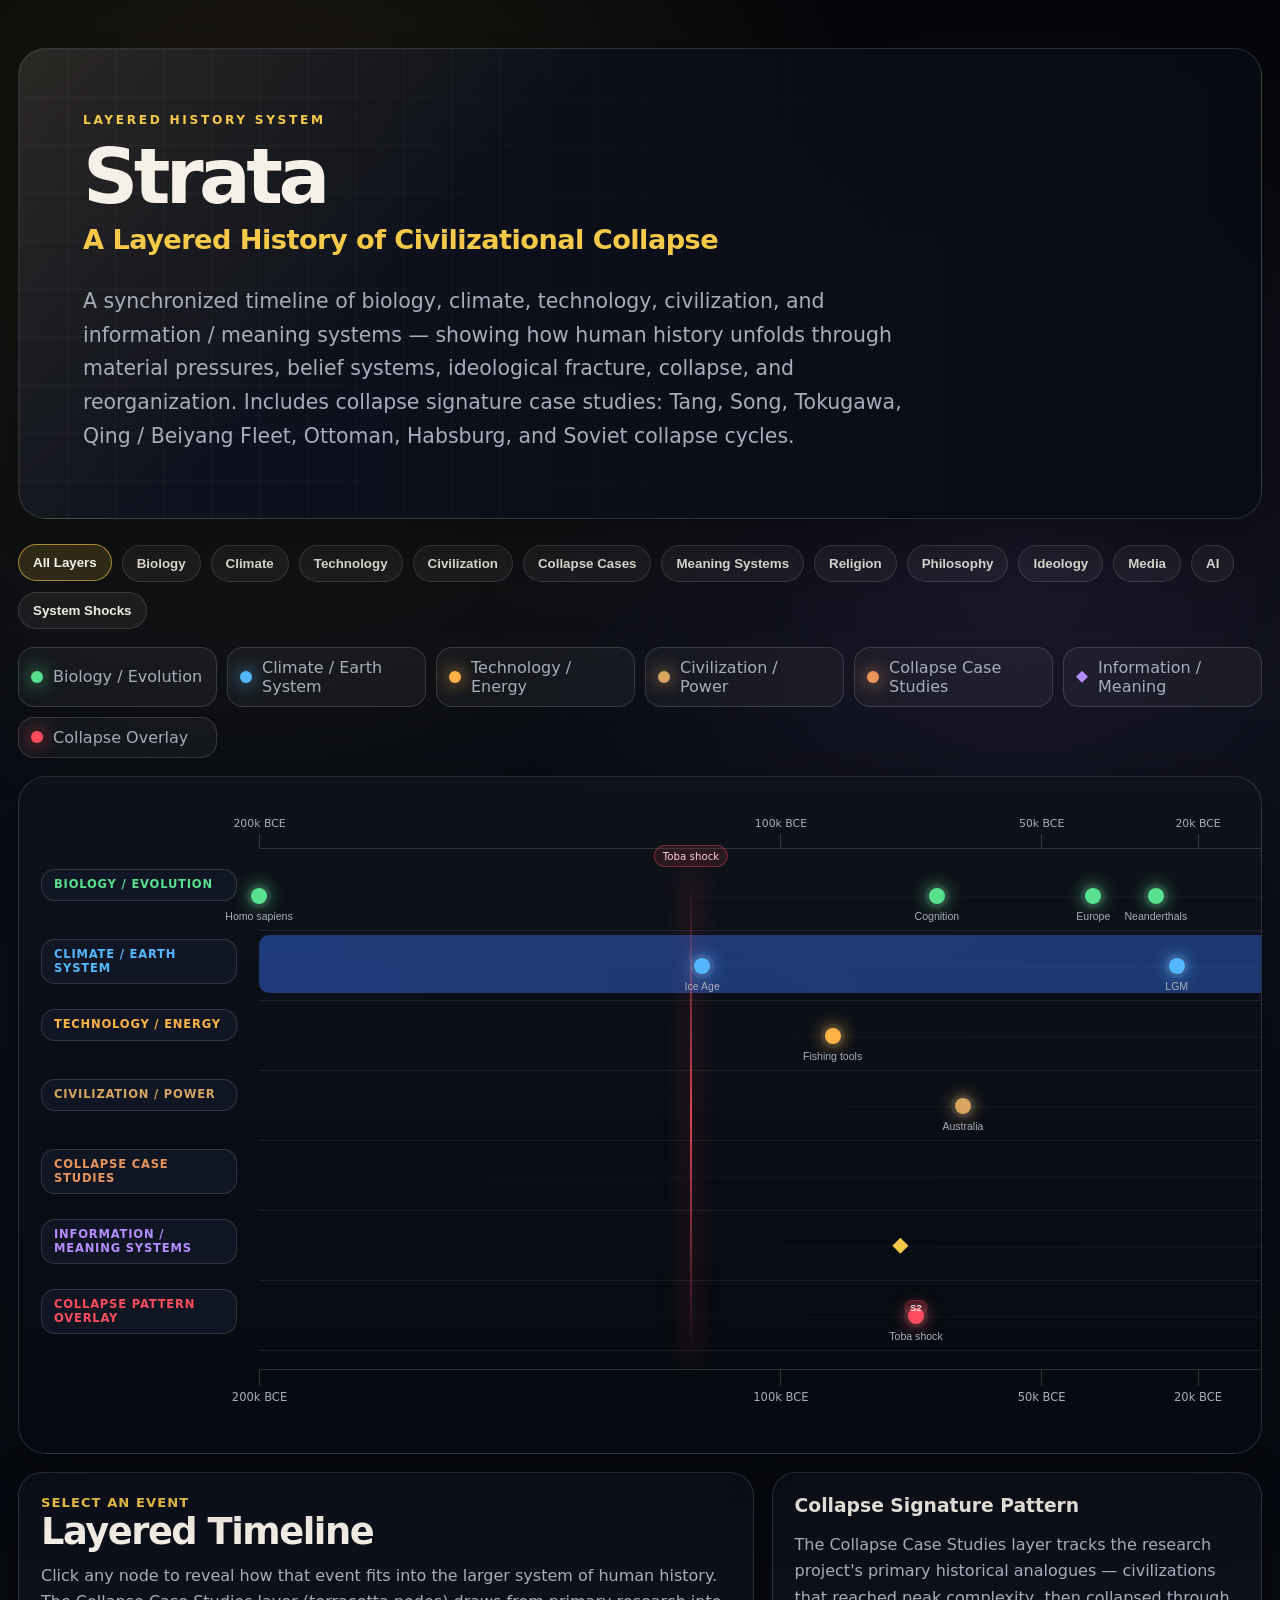
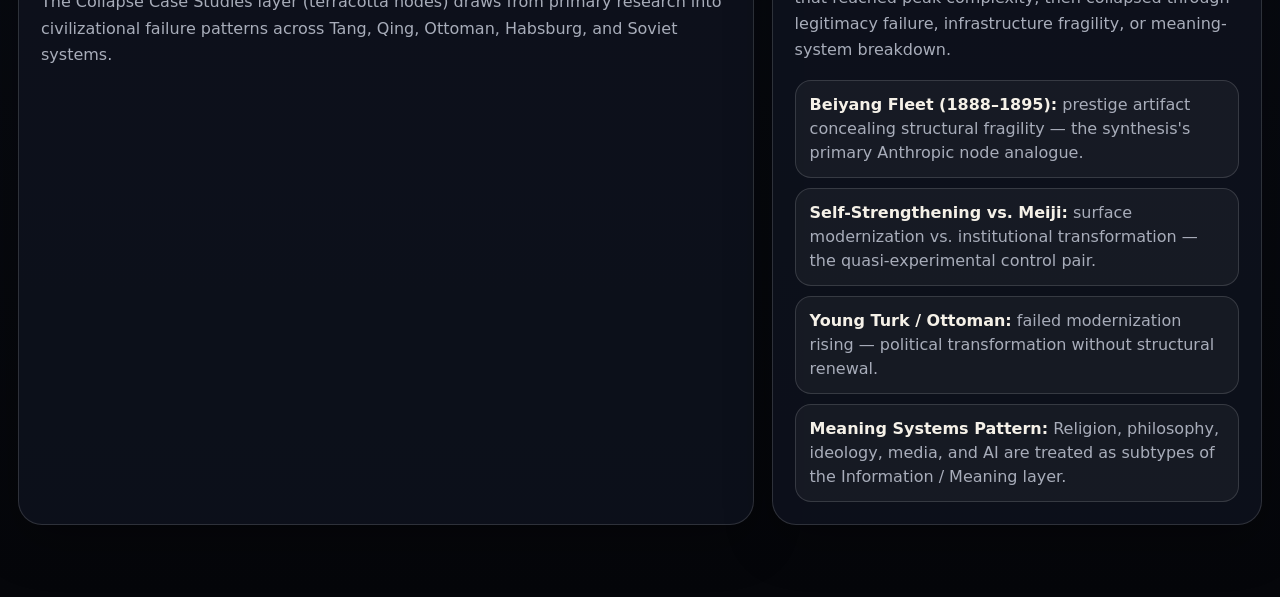
<file: HistoryTimelineOLD.html>
<!DOCTYPE html>
<html lang="en">
<head>
<meta charset="UTF-8" />
<meta name="viewport" content="width=device-width, initial-scale=1.0" />
<title>Strata: A Layered History of Civilizational Collapse</title>
<style>
:root {
  --bg: #07090f;
  --panel: rgba(14, 18, 30, 0.86);
  --panel-soft: rgba(20, 26, 42, 0.72);
  --line: rgba(255, 255, 255, 0.14);
  --text: #f5f1e8;
  --muted: #a8adba;
  --gold: #f7c948;
  --biology: #58e08f;
  --climate: #54b8ff;
  --tech: #ffb347;
  --civilization: #d7a55f;
  --information: #b78cff;
  --shock: #ff4d5d;
  --religion: #f7c948;
  --philosophy: #6ee7ff;
  --ideology: #ff6b6b;
  --media: #b78cff;
  --ai: #7cffc4;
  --warm: #ff8a4c;
  --cold: #3977ff;
  --collapse-case: #e8945a;
}

* { box-sizing: border-box; }

body {
  margin: 0;
  font-family: Inter, ui-sans-serif, system-ui, -apple-system, BlinkMacSystemFont, "Segoe UI", sans-serif;
  background:
    radial-gradient(circle at 20% 10%, rgba(247, 201, 72, 0.11), transparent 28%),
    radial-gradient(circle at 80% 25%, rgba(183, 140, 255, 0.10), transparent 28%),
    linear-gradient(180deg, #05060a 0%, #090d16 45%, #05060a 100%);
  color: var(--text);
  min-height: 100vh;
}

.timeline-page {
  width: min(1520px, 100%);
  margin: 0 auto;
  padding: 48px 18px 72px;
}

.hero {
  position: relative;
  overflow: hidden;
  border: 1px solid var(--line);
  border-radius: 28px;
  padding: clamp(28px, 5vw, 64px);
  background:
    linear-gradient(135deg, rgba(247, 201, 72, 0.12), transparent 35%),
    linear-gradient(90deg, rgba(15, 19, 33, 0.92), rgba(8, 11, 20, 0.92));
  box-shadow: 0 26px 80px rgba(0, 0, 0, 0.42);
}

.hero::before {
  content: "";
  position: absolute;
  inset: 0;
  background-image:
    linear-gradient(rgba(255, 255, 255, 0.045) 1px, transparent 1px),
    linear-gradient(90deg, rgba(255, 255, 255, 0.045) 1px, transparent 1px);
  background-size: 48px 48px;
  mask-image: linear-gradient(90deg, black, transparent 82%);
  pointer-events: none;
}

.eyebrow {
  position: relative;
  z-index: 1;
  margin: 0 0 14px;
  color: var(--gold);
  letter-spacing: 0.22em;
  text-transform: uppercase;
  font-size: 0.76rem;
  font-weight: 800;
}

h1 {
  position: relative;
  z-index: 1;
  margin: 0;
  max-width: 1000px;
  font-size: clamp(2.2rem, 6vw, 5.2rem);
  line-height: 0.95;
  letter-spacing: -0.06em;
}

.hero p:not(.eyebrow) {
  position: relative;
  z-index: 1;
  max-width: 860px;
  margin: 22px 0 0;
  color: var(--muted);
  font-size: clamp(1rem, 2vw, 1.28rem);
  line-height: 1.65;
}

.controls {
  display: flex;
  flex-wrap: wrap;
  gap: 10px;
  align-items: center;
  margin: 26px 0 18px;
}

.filter-button {
  appearance: none;
  border: 1px solid var(--line);
  color: var(--text);
  background: rgba(255, 255, 255, 0.055);
  border-radius: 999px;
  padding: 10px 14px;
  cursor: pointer;
  font-weight: 750;
  transition: 160ms ease;
}

.filter-button:hover,
.filter-button.active {
  transform: translateY(-1px);
  border-color: rgba(247, 201, 72, 0.62);
  background: rgba(247, 201, 72, 0.14);
}

.legend {
  display: grid;
  grid-template-columns: repeat(auto-fit, minmax(190px, 1fr));
  gap: 10px;
  margin: 18px 0 18px;
}

.legend-item {
  display: flex;
  align-items: center;
  gap: 10px;
  color: var(--muted);
  background: rgba(255, 255, 255, 0.04);
  border: 1px solid var(--line);
  border-radius: 16px;
  padding: 10px 12px;
}

.legend-dot {
  width: 12px;
  height: 12px;
  border-radius: 50%;
  box-shadow: 0 0 18px currentColor;
  flex: 0 0 auto;
}

.timeline-shell {
  position: relative;
  margin-top: 18px;
  border: 1px solid var(--line);
  border-radius: 28px;
  overflow-x: auto;
  overflow-y: hidden;
  background:
    linear-gradient(180deg, rgba(255,255,255,0.035), transparent),
    rgba(6, 9, 17, 0.9);
  box-shadow: 0 26px 80px rgba(0, 0, 0, 0.35);
}

.timeline {
  position: relative;
  min-width: 12000px;
  padding: 20px 28px 28px 240px;
}

.time-axis {
  position: relative;
  height: 52px;
  border-bottom: 1px solid var(--line);
  margin-bottom: 12px;
}

.tick {
  position: absolute;
  bottom: 0;
  width: 1px;
  height: 14px;
  background: rgba(255,255,255,0.18);
}

.tick span {
  position: absolute;
  bottom: 18px;
  left: 50%;
  transform: translateX(-50%);
  color: var(--muted);
  font-size: 0.68rem;
  white-space: nowrap;
}

.layer {
  position: relative;
  height: 70px;
  border-bottom: 1px solid rgba(255, 255, 255, 0.075);
}

.layer:last-child { border-bottom: 0; }

.layer-label {
  position: absolute;
  left: -218px;
  top: 8px;
  width: 196px;
  padding: 8px 12px;
  border-radius: 14px;
  background: var(--panel-soft);
  border: 1px solid var(--line);
  font-weight: 900;
  font-size: 0.72rem;
  letter-spacing: 0.07em;
  text-transform: uppercase;
  line-height: 1.2;
}

.layer-line {
  position: absolute;
  left: 0;
  right: 0;
  top: 35px;
  height: 2px;
  background: linear-gradient(90deg, transparent, rgba(255,255,255,0.16), transparent);
}

.event-node {
  --node-color: var(--gold);
  position: absolute;
  top: 35px;
  transform: translate(-50%, -50%);
  width: 16px;
  height: 16px;
  border: 0;
  padding: 0;
  border-radius: 50%;
  background: var(--node-color);
  box-shadow: 0 0 0 4px rgba(255,255,255,0.06), 0 0 18px var(--node-color);
  cursor: pointer;
  transition: transform 160ms ease, opacity 160ms ease;
  z-index: 6;
}

.event-node:hover,
.event-node.selected {
  transform: translate(-50%, -50%) scale(1.45);
  z-index: 20;
}

.event-node.dimmed { opacity: 0.14; }

.event-node::after {
  content: attr(data-short);
  position: absolute;
  left: 50%;
  top: 22px;
  transform: translateX(-50%);
  width: max-content;
  max-width: 170px;
  color: var(--muted);
  font-size: 0.66rem;
  text-align: center;
  pointer-events: none;
}

.meaning-node {
  clip-path: polygon(50% 0%, 100% 50%, 50% 100%, 0% 50%);
  border-radius: 0;
}

.collapse-score {
  position: absolute;
  bottom: 8px;
  left: 50%;
  transform: translateX(-50%);
  color: #ffd3d8;
  font-size: 0.58rem;
  font-weight: 900;
  background: rgba(255,77,93,0.18);
  border: 1px solid rgba(255,77,93,0.25);
  border-radius: 999px;
  padding: 2px 5px;
  pointer-events: none;
}

.climate-band {
  position: absolute;
  left: 0;
  right: 0;
  top: 4px;
  height: 58px;
  border-radius: 10px;
  opacity: 0.42;
  background: linear-gradient(90deg,
    var(--cold) 0%,
    #3168d9 18%,
    #4d9aff 34%,
    #ffc45a 55%,
    var(--warm) 72%,
    #d24b39 100%);
  filter: blur(0.2px);
}

.shock-line {
  position: absolute;
  top: 90px;
  bottom: 90px;
  width: 2px;
  transform: translateX(-50%);
  background: linear-gradient(180deg, transparent, rgba(255, 77, 93, 0.86), transparent);
  box-shadow: 0 0 24px rgba(255, 77, 93, 0.84);
  z-index: 3;
  pointer-events: none;
}

.shock-line::before {
  content: attr(data-label);
  position: absolute;
  top: -22px;
  left: 50%;
  transform: translateX(-50%);
  color: #ffd3d8;
  background: rgba(255, 77, 93, 0.12);
  border: 1px solid rgba(255, 77, 93, 0.36);
  border-radius: 999px;
  padding: 4px 8px;
  font-size: 0.64rem;
  white-space: nowrap;
}

/* Bottom time axis — mirrors the top axis with labels below ticks */
.time-axis-bottom {
  position: relative;
  height: 56px;
  border-top: 1px solid var(--line);
  margin-top: 18px;
  margin-bottom: 0;
}

.tick-bottom {
  position: absolute;
  top: 0;
  width: 1px;
  height: 16px;
  background: rgba(255,255,255,0.18);
}

.tick-bottom span {
  position: absolute;
  top: 20px;
  left: 50%;
  transform: translateX(-50%);
  color: var(--muted);
  font-size: 0.72rem;
  white-space: nowrap;
}

.detail-panel {
  margin-top: 18px;
  display: grid;
  grid-template-columns: 1.2fr 0.8fr;
  gap: 18px;
}

.card {
  border: 1px solid var(--line);
  border-radius: 24px;
  padding: 22px;
  background: var(--panel);
  box-shadow: 0 18px 48px rgba(0, 0, 0, 0.28);
}

.card h2, .card h3 { margin: 0 0 10px; }

.event-date {
  color: var(--gold);
  font-weight: 900;
  letter-spacing: 0.08em;
  text-transform: uppercase;
  font-size: 0.82rem;
}

.event-title {
  margin: 8px 0 10px;
  font-size: clamp(1.45rem, 3vw, 2.3rem);
  letter-spacing: -0.04em;
}

.event-description {
  color: var(--muted);
  line-height: 1.65;
  margin: 0;
}

.tags {
  display: flex;
  flex-wrap: wrap;
  gap: 8px;
  margin-top: 16px;
}

.tag {
  font-size: 0.72rem;
  font-weight: 900;
  letter-spacing: 0.08em;
  text-transform: uppercase;
  border-radius: 999px;
  padding: 7px 10px;
  border: 1px solid var(--line);
  background: rgba(255,255,255,0.055);
  color: var(--muted);
}

.system-list {
  margin: 14px 0 0;
  padding: 0;
  list-style: none;
  display: grid;
  gap: 10px;
}

.system-list li {
  padding: 12px 14px;
  border-radius: 16px;
  border: 1px solid var(--line);
  background: rgba(255, 255, 255, 0.045);
  color: var(--muted);
  line-height: 1.5;
}

.system-list strong { color: var(--text); }

.note { color: var(--muted); line-height: 1.65; }

@media (max-width: 860px) {
  .timeline-page { padding-top: 24px; }
  .detail-panel { grid-template-columns: 1fr; }
  .timeline { min-width: 9600px; padding-left: 188px; }
  .layer-label { left: -166px; width: 146px; font-size: 0.62rem; }
}
</style>
</head>
<body>
<main class="timeline-page">

<section class="hero">
  <p class="eyebrow">Layered History System</p>
  <h1>Strata</h1>
  <p style="position:relative;z-index:1;margin:4px 0 18px;font-size:clamp(1.1rem,2.4vw,1.7rem);letter-spacing:-0.02em;color:var(--gold);font-weight:700;">A Layered History of Civilizational Collapse</p>
  <p>
    A synchronized timeline of biology, climate, technology, civilization, and information / meaning systems — showing how human history unfolds through material pressures, belief systems, ideological fracture, collapse, and reorganization. Includes collapse signature case studies: Tang, Song, Tokugawa, Qing / Beiyang Fleet, Ottoman, Habsburg, and Soviet collapse cycles.
  </p>
</section>

<section class="controls" aria-label="Timeline filters">
  <button class="filter-button active" data-filter="all">All Layers</button>
  <button class="filter-button" data-filter="biology">Biology</button>
  <button class="filter-button" data-filter="climate">Climate</button>
  <button class="filter-button" data-filter="technology">Technology</button>
  <button class="filter-button" data-filter="civilization">Civilization</button>
  <button class="filter-button" data-filter="collapse-cases">Collapse Cases</button>
  <button class="filter-button" data-filter="information">Meaning Systems</button>
  <button class="filter-button" data-filter="religion">Religion</button>
  <button class="filter-button" data-filter="philosophy">Philosophy</button>
  <button class="filter-button" data-filter="ideology">Ideology</button>
  <button class="filter-button" data-filter="media">Media</button>
  <button class="filter-button" data-filter="ai">AI</button>
  <button class="filter-button" data-filter="shock">System Shocks</button>
</section>

<section class="legend" aria-label="Legend">
  <div class="legend-item"><span class="legend-dot" style="color: var(--biology); background: var(--biology);"></span>Biology / Evolution</div>
  <div class="legend-item"><span class="legend-dot" style="color: var(--climate); background: var(--climate);"></span>Climate / Earth System</div>
  <div class="legend-item"><span class="legend-dot" style="color: var(--tech); background: var(--tech);"></span>Technology / Energy</div>
  <div class="legend-item"><span class="legend-dot" style="color: var(--civilization); background: var(--civilization);"></span>Civilization / Power</div>
  <div class="legend-item"><span class="legend-dot" style="color: var(--collapse-case); background: var(--collapse-case);"></span>Collapse Case Studies</div>
  <div class="legend-item"><span class="legend-dot" style="color: var(--information); background: var(--information); clip-path: polygon(50% 0%,100% 50%,50% 100%,0% 50%);"></span>Information / Meaning</div>
  <div class="legend-item"><span class="legend-dot" style="color: var(--shock); background: var(--shock);"></span>Collapse Overlay</div>
</section>

<section class="timeline-shell" aria-label="Layered timeline visualization">
  <div class="timeline" id="timeline">
    <div class="time-axis" id="timeAxis"></div>
  </div>
</section>

<section class="detail-panel">
  <article class="card" id="detailCard">
    <div class="event-date">Select an event</div>
    <h2 class="event-title">Layered Timeline</h2>
    <p class="event-description">Click any node to reveal how that event fits into the larger system of human history. The Collapse Case Studies layer (terracotta nodes) draws from primary research into civilizational failure patterns across Tang, Qing, Ottoman, Habsburg, and Soviet systems.</p>
  </article>
  <aside class="card">
    <h3>Collapse Signature Pattern</h3>
    <p class="note">
      The Collapse Case Studies layer tracks the research project's primary historical analogues — civilizations that reached peak complexity, then collapsed through legitimacy failure, infrastructure fragility, or meaning-system breakdown.
    </p>
    <ul class="system-list">
      <li><strong>Beiyang Fleet (1888–1895):</strong> prestige artifact concealing structural fragility — the synthesis's primary Anthropic node analogue.</li>
      <li><strong>Self-Strengthening vs. Meiji:</strong> surface modernization vs. institutional transformation — the quasi-experimental control pair.</li>
      <li><strong>Young Turk / Ottoman:</strong> failed modernization rising — political transformation without structural renewal.</li>
      <li><strong>Meaning Systems Pattern:</strong> Religion, philosophy, ideology, media, and AI are treated as subtypes of the Information / Meaning layer.</li>
    </ul>
  </aside>
</section>

</main>

<script>
const layers = [
  { id: 'biology',        label: 'Biology / Evolution',         color: 'var(--biology)' },
  { id: 'climate',        label: 'Climate / Earth System',       color: 'var(--climate)' },
  { id: 'technology',     label: 'Technology / Energy',          color: 'var(--tech)' },
  { id: 'civilization',   label: 'Civilization / Power',         color: 'var(--civilization)' },
  { id: 'collapse-cases', label: 'Collapse Case Studies',        color: 'var(--collapse-case)' },
  { id: 'information',    label: 'Information / Meaning Systems',color: 'var(--information)' }
];

const subtypeColors = {
  religion:   'var(--religion)',
  philosophy: 'var(--philosophy)',
  ideology:   'var(--ideology)',
  media:      'var(--media)',
  ai:         'var(--ai)'
};

const events = [
  // ─── BIOLOGY ───────────────────────────────────────────────────────────────
  { year: -200000, layer: 'biology', title: 'Emergence of Homo sapiens', short: 'Homo sapiens', date: 'c. 200,000 BCE', tags: ['Biology'], description: 'Anatomically modern humans emerge in Africa, eventually becoming the only surviving branch of the human family tree.' },
  { year: -70000,  layer: 'biology', title: 'Cognitive and Cultural Acceleration', short: 'Cognition', date: 'c. 70,000 BCE', tags: ['Biology', 'Information'], description: 'Symbolic thought, long-range planning, language complexity, and mythic imagination expand the human capacity for cooperation.' },
  { year: -65000,  layer: 'civilization', title: 'Aboriginal Australian Culture Begins', short: 'Australia', date: 'c. 65,000–50,000 BCE', tags: ['Civilization', 'Meaning'], description: 'Humans reach Australia and establish one of the deepest continuous cultural traditions on Earth.' },
  { year: -40000,  layer: 'biology', title: 'Modern Humans Reach Europe', short: 'Europe', date: 'c. 40,000 BCE', tags: ['Biology'], description: 'Homo sapiens expand into Europe and encounter remaining Neanderthal populations.' },
  { year: -28000,  layer: 'biology', title: 'Neanderthals Disappear', short: 'Neanderthals', date: 'c. 28,000 BCE', tags: ['Biology'], description: 'Neanderthals vanish as a distinct population, though genetic traces survive in many modern humans.' },
  { year: -15000,  layer: 'biology', title: 'Humans Reach the Americas', short: 'Americas', date: 'c. 15,000 BCE', tags: ['Biology', 'Civilization'], description: 'Modern humans spread into the Americas, adapting rapidly to new ecosystems and megafauna-rich landscapes.' },
  { year: -7000,   layer: 'biology', title: 'Lactose Persistence Mutation', short: 'Lactose tolerance', date: 'c. 7,000 BCE', tags: ['Biology'], description: 'A genetic mutation enabling adults to digest milk spreads through European and African pastoral populations — a striking example of recent human evolution co-driven by culture. Agricultural lifestyles and animal domestication changed the human genome, demonstrating that biological and civilizational evolution are not separate processes.' },

  // ─── CLIMATE ───────────────────────────────────────────────────────────────
  { year: -115000, layer: 'climate', title: 'Last Glacial Period', short: 'Ice Age', date: 'c. 115,000–11,700 BCE', tags: ['Climate'], description: 'Global cooling expands ice sheets, lowers sea levels, and reshapes migration routes, coastlines, and ecological pressure.' },
  { year: -24000,  layer: 'climate', title: 'Last Glacial Maximum', short: 'LGM', date: 'c. 24,000–17,000 BCE', tags: ['Climate'], description: 'Ice sheets reach their greatest extent, locking up water, lowering sea levels, and altering human migration corridors.' },
  { year: -12900,  layer: 'climate', title: 'Younger Dryas', short: 'Younger Dryas', date: 'c. 12,900–11,700 BCE', tags: ['Climate'], description: 'A sudden return to colder conditions interrupts post-glacial warming just before the Holocene.' },
  { year: -11700,  layer: 'climate', title: 'Beginning of the Holocene', short: 'Holocene', date: 'c. 11,700 BCE', tags: ['Climate', 'Civilization'], description: 'The current interglacial period begins, bringing warmer temperatures, retreating ice sheets, rising seas, and new ecological opportunities.' },
  { year: 800,     layer: 'climate', title: 'Medieval Warm Period', short: 'Warm Period', date: 'c. 800–1200 CE', tags: ['Climate', 'Civilization'], description: 'Relatively stable warm conditions support agricultural expansion and population growth in parts of Europe and Asia.' },
  { year: 1600,    layer: 'climate', title: 'Little Ice Age Stress', short: 'Little Ice Age', date: 'c. 1500–1700 CE', tags: ['Climate', 'Civilization'], description: 'Cooler temperatures and agricultural instability contribute to social unrest, famine, migration, and political pressure in many regions.' },
  { year: 1997,    layer: 'climate', title: 'El Niño 1997–98 — Peak Climate Variability', short: 'El Niño 97', date: '1997–1998 CE', tags: ['Climate', 'Civilization'], description: 'The strongest El Niño event recorded to that point disrupts weather patterns globally, causing droughts, floods, and wildfires across Southeast Asia, Africa, and the Americas. A demonstration of how short-term climate variability propagates through interconnected civilizational systems — and a precursor signal for the accelerating climate variability that defines the 21st-century risk environment.' },

  // ─── TECHNOLOGY ────────────────────────────────────────────────────────────
  { year: -90000,  layer: 'technology', title: 'Specialized Fishing Tools', short: 'Fishing tools', date: 'c. 90,000 BCE', tags: ['Technology', 'Biology'], description: 'Modern humans develop specialized tools for fishing, expanding diet, mobility, and coastal survival strategies.' },
  { year: -10000,  layer: 'technology', title: 'Neolithic Revolution', short: 'Agriculture', date: 'c. 10,000 BCE', tags: ['Technology', 'Civilization', 'Biology'], description: 'Agriculture transforms small nomadic bands into settlements, food surpluses, population growth, and social hierarchy.' },
  { year: -3500,   layer: 'technology', title: 'Wheel Invented', short: 'Wheel', date: 'c. 3500–3000 BCE', tags: ['Technology'], description: 'The wheel transforms transport, craft production, trade, warfare, and mechanical thinking.' },
  { year: -1400,   layer: 'technology', title: 'Early Iron Tools and Weapons', short: 'Iron', date: 'c. 1400 BCE', tags: ['Technology'], description: 'Iron technology begins to develop in the Near East before later becoming widespread after the Bronze Age collapse.' },
  { year: 960,     layer: 'technology', title: 'Song Dynasty Innovation Surge', short: 'Song tech', date: '960–1279 CE', tags: ['Civilization', 'Technology'], description: 'Song China drives major economic, technological, and urban development, including paper currency, printing, and proto-industrialization.' },
  { year: 1700,    layer: 'technology', title: 'Industrial Revolution', short: 'Industry', date: 'c. 1700–1900 CE', tags: ['Technology', 'Civilization', 'Climate'], description: 'Mechanized production, fossil fuel energy, factories, railroads, and urbanization transform economies and begin large-scale anthropogenic climate impact.' },
  { year: 1712,    layer: 'technology', title: 'Newcomen Atmospheric Engine', short: 'Steam engine', date: '1712 CE', tags: ['Technology'], description: 'Thomas Newcomen\'s atmospheric engine is the first practical steam engine, used to pump water from mines. The direct mechanical precursor to Watt\'s improved engine and the fossil-fuel energy transition that defines the Industrial Revolution.' },
  { year: 1800,    layer: 'technology', title: 'Voltaic Pile — First Electric Battery', short: 'Voltaic pile', date: '1800 CE', tags: ['Technology'], description: 'Alessandro Volta\'s voltaic pile produces the first steady electric current, opening the door to electrochemistry, electromagnetism, and eventually the electrical grid — a foundational technology for the second Industrial Revolution and the entire digital-energy stack.' },
  { year: 1885,    layer: 'technology', title: 'Internal Combustion Engine', short: 'ICE', date: 'c. 1885 CE', tags: ['Technology', 'Climate'], description: 'Benz and Daimler develop practical gasoline-powered engines in the 1880s, launching the automobile age. The internal combustion engine reshapes transportation, urban form, geopolitics, and atmospheric carbon loading — one of the most consequential technologies for civilizational stress accumulation.' },
  { year: 1947,    layer: 'technology', title: 'Transistor Invented', short: 'Transistor', date: '1947 CE', tags: ['Technology'], description: 'Bell Labs engineers invent the transistor, the foundational switching element of all modern computing and communications. The transistor makes the digital revolution, the internet, and AI systems architecturally possible — it is to the information age what the wheel was to the agricultural era.' },
  { year: 1970,    layer: 'technology', title: 'Digital Revolution Begins', short: 'Digital', date: 'c. 1970–2000 CE', tags: ['Technology', 'Information'], description: 'Computers, networks, software, and early internet systems begin shifting civilization into a digital operating environment.' },

  // ─── CIVILIZATION ──────────────────────────────────────────────────────────
  { year: -9600,   layer: 'civilization', title: 'Göbekli Tepe', short: 'Göbekli Tepe', date: 'c. 9600 BCE', tags: ['Civilization', 'Religion'], description: 'Monumental ritual architecture appears before full agricultural urban civilization, suggesting belief and social organization helped drive settlement.' },
  { year: -8000,   layer: 'civilization', title: 'Çatalhöyük', short: 'Çatalhöyük', date: 'c. 8000 BCE', tags: ['Civilization'], description: 'One of the world\'s earliest known dense urban settlements appears in Anatolia.' },
  { year: -3500,   layer: 'civilization', title: 'Uruk and Sumerian City-States', short: 'Uruk', date: 'c. 3500 BCE', tags: ['Civilization', 'Technology'], description: 'Urbanism, temple economies, bureaucracy, and city-state power emerge in southern Mesopotamia.' },
  { year: -2600,   layer: 'civilization', title: 'Indus Valley Civilization', short: 'Indus', date: 'c. 2600 BCE', tags: ['Civilization'], description: 'Urban civilization emerges in present-day Pakistan and India, with planned cities, trade, craft specialization, and undeciphered script.' },
  { year: -2300,   layer: 'civilization', title: 'Akkadian Empire', short: 'Akkad', date: 'c. 2300 BCE', tags: ['Civilization'], description: 'Akkad becomes one of the earliest known empires, consolidating power across Mesopotamia.' },
  { year: -1500,   layer: 'civilization', title: 'Phoenician Maritime Civilization', short: 'Phoenicians', date: 'c. 1500–300 BCE', tags: ['Civilization', 'Information'], description: 'Levantine maritime traders build networks across the Mediterranean and help spread alphabetic writing.' },
  { year: -1250,   layer: 'civilization', title: 'Traditional Start of the Trojan War', short: 'Trojan War', date: 'c. 1250 BCE', tags: ['Civilization', 'Meaning'], description: 'Traditional dating places the Trojan War in the Late Bronze Age, near the period of broader eastern Mediterranean instability.' },
  { year: -509,    layer: 'civilization', title: 'Roman Republic Established', short: 'Rome', date: '509 BCE', tags: ['Civilization', 'Ideology'], description: 'Rome establishes a republican system that later becomes the foundation for one of history\'s most influential empires.' },
  { year: -322,    layer: 'civilization', title: 'Maurya Empire', short: 'Maurya', date: '322–185 BCE', tags: ['Civilization', 'Religion'], description: 'The Maurya Empire unifies much of India and spreads Buddhism under Ashoka.' },
  { year: 27,      layer: 'civilization', title: 'Roman Empire', short: 'Roman Empire', date: '27 BCE–476 CE', tags: ['Civilization', 'Technology', 'Information'], description: 'Rome dominates the Mediterranean, establishing infrastructure, law, governance, and trade networks that unify vast regions.' },
  { year: 900,     layer: 'civilization', title: 'Feudal Systems Dominate Europe', short: 'Feudalism', date: 'c. 800–1300 CE', tags: ['Civilization'], description: 'European society becomes organized around land ownership, military obligation, aristocratic power, and decentralized governance.' },
  { year: 1050,    layer: 'civilization', title: 'Khmer Empire — Angkor at Peak', short: 'Khmer', date: 'c. 800–1431 CE', tags: ['Civilization'], description: 'The Khmer Empire constructs Angkor Wat and the largest pre-industrial urban complex in the world, sustained by a sophisticated hydraulic network of canals and reservoirs. A hydraulic civilization whose rice surplus enabled dense urban populations — and whose eventual collapse is linked to climate stress, hydraulic system failure, and shifting trade routes.' },
  { year: 1235,    layer: 'civilization', title: 'Mali Empire — West African Apogee', short: 'Mali Empire', date: 'c. 1235–1450 CE', tags: ['Civilization'], description: 'The Mali Empire unifies much of West Africa under Mansa Musa (r. 1312–1337), controlling trans-Saharan gold and salt trade. Mali\'s wealth, Islamic scholarship at Timbuktu, and administrative sophistication represent one of the medieval world\'s most advanced civilizations — and one of the most underrepresented in standard Western timelines.' },
  { year: 1400,    layer: 'civilization', title: 'Age of Exploration', short: 'Exploration', date: 'c. 1400–1700 CE', tags: ['Civilization', 'Technology'], description: 'European maritime expansion connects the Americas, Europe, Africa, and Asia into a single global trade system.' },
  { year: 1428,    layer: 'civilization', title: 'Aztec Empire — Triple Alliance', short: 'Aztec Empire', date: 'c. 1428–1521 CE', tags: ['Civilization'], description: 'The Triple Alliance founds the Aztec Empire with Tenochtitlán as its capital — a city larger than any in contemporary Europe, built on an island in Lake Texcoco with elaborate causeways and aqueducts. One of the most sophisticated pre-Columbian civilizations in the Americas, abruptly ended by Spanish conquest and introduced disease.' },
  { year: 1848,    layer: 'civilization', title: 'Revolutions of 1848 — European Liberal Wave', short: '1848 Revolutions', date: '1848 CE', tags: ['Civilization', 'Ideology'], description: 'A revolutionary wave sweeps across France, Germany, Austria, Hungary, and Italy, driven by nationalism, liberalism, and economic stress. The revolutions mostly fail in the short term but permanently accelerate nationalist movements and permanently destabilize the post-Napoleonic order — the dress rehearsal for the 20th-century ideological conflicts.' },
  { year: 1871,    layer: 'civilization', title: 'Unification of Germany', short: 'German Unity', date: '1871 CE', tags: ['Civilization', 'Ideology'], description: 'Bismarck\'s Prussia defeats France and unifies the German states into the German Empire, dramatically reshaping the European balance of power. The creation of a unified Germany is the single most consequential geopolitical event of the 19th century, setting the structural conditions for both World Wars.' },
  { year: 1884,    layer: 'civilization', title: 'Berlin Conference — Scramble for Africa', short: 'Berlin Conf.', date: '1884–1885 CE', tags: ['Civilization', 'Ideology'], description: 'European powers divide Africa among themselves at the Berlin Conference, formalizing colonial partition and establishing administrative borders that persist today. The conference marks the apex of European imperial reach and plants the structural conditions for 20th-century decolonization conflicts, resource wars, and postcolonial state fragility.' },
  { year: 1945,    layer: 'civilization', title: 'Postwar Global Order', short: 'UN / IMF', date: '1945 CE', tags: ['Civilization', 'Information'], description: 'International institutions such as the United Nations, IMF, and World Bank emerge to stabilize the postwar system.' },
  { year: 2000,    layer: 'civilization', title: 'Peak Globalization', short: 'Globalization', date: 'c. 2000 CE–Present', tags: ['Civilization', 'Technology', 'Information'], description: 'Global trade, digital connectivity, financial integration, and supply chains create the most interconnected human system yet.' },

  // ─── COLLAPSE CASE STUDIES ─────────────────────────────────────────────────
  { year: 618,  layer: 'collapse-cases', title: 'Tang Dynasty — Palace-Administrative State', short: 'Tang Founded', date: '618 CE', tags: ['Civilization', 'Collapse-Case', 'China'], description: 'The Tang Dynasty establishes a centralized bureaucratic state built on examination systems, equal-field land distribution, and tributary grain networks. In the collapse signature research, Tang represents the canonical palace-administrative type: an integrated system whose metabolic throughput (grain, tribute, administrative capacity) defines both its power and its terminal vulnerability.' },
  { year: 755,  layer: 'collapse-cases', title: 'An Lushan Rebellion — Distributed Authority Fracture', short: 'An Lushan', date: '755–763 CE', collapseScore: 3, tags: ['Civilization', 'Shock', 'Collapse-Case', 'China'], description: 'The An Lushan Rebellion is the pivotal system shock of the Tang. Regional military governors (jiedushi) gain autonomous power the center cannot reclaim. The empire survives but its integrative capacity is permanently degraded — a canonical failed-rising signature in the research framework.' },
  { year: 875,  layer: 'collapse-cases', title: 'Huang Chao Rebellion — Late Tang Terminal Phase', short: 'Huang Chao', date: '875–884 CE', collapseScore: 4, tags: ['Civilization', 'Shock', 'Collapse-Case', 'China'], description: 'Fiscal collapse, warlordism, and legitimacy failure converge in the Huang Chao Rebellion. The dynasty nominally survives until 907 CE but effective authority has already transferred. Used in the May 15 synthesis as the structural model for rapid capital-web legitimacy collapse.' },
  { year: 907,  layer: 'collapse-cases', title: 'Fall of Tang Dynasty — Five Dynasties Period', short: 'Tang Falls', date: '907 CE', collapseScore: 4, tags: ['Civilization', 'Collapse-Case', 'China'], description: 'The Tang Dynasty collapses after nearly three centuries, giving way to the Five Dynasties and Ten Kingdoms fragmentation period. A primary case study in the collapse signature research for the palace-administrative type collapse pattern.' },
  { year: 1127, layer: 'collapse-cases', title: 'Northern Song Collapse — Jurchen Jin Invasion', short: 'Song Collapse', date: '1127 CE', collapseScore: 3, tags: ['Civilization', 'Shock', 'Collapse-Case', 'China'], description: 'The Jurchen Jin dynasty destroys Northern Song — but the Southern Song survives another 150 years. Used in Stream Three as a quasi-experimental resilience case: same system type, partial collapse, constrained survival. Informs the Egypt resilience comparison in the methodology.' },
  { year: 1532,    layer: 'collapse-cases', title: 'Fall of the Inca Empire — Conquest and Collapse', short: 'Inca Falls', date: '1532–1572 CE', collapseScore: 4, tags: ['Civilization', 'Shock', 'Collapse-Case', 'Americas'], description: 'Spanish conquistadors under Pizarro exploit Inca civil war and introduce devastating epidemic disease, collapsing the largest empire in the pre-Columbian Americas within decades. A canonical external-shock collapse case: the Inca system was internally coherent but had no adaptive capacity for the combined biological and military shock of European contact. Relevant to the research framework\'s distinction between internal fragility and external disruption.' },
  { year: 1603,    layer: 'collapse-cases', title: 'Tokugawa Shogunate — Controlled Isolation System', short: 'Tokugawa', date: '1603–1868 CE', tags: ['Civilization', 'Collapse-Case', 'Japan'], description: 'Tokugawa Japan achieves internal stability through controlled isolation (sakoku), deliberately suppressing foreign technology diffusion. A paired case with Meiji Japan in the research: same geographic and cultural starting point, radically different institutional response to external technological shock.' },
  { year: 1850, layer: 'collapse-cases', title: 'Taiping Rebellion — Qing Structural Stress', short: 'Taiping', date: '1850–1864 CE', collapseScore: 3, tags: ['Civilization', 'Shock', 'Collapse-Case', 'China'], description: 'The Taiping Rebellion kills an estimated 20–30 million and nearly destroys Qing authority. The regime survives through regional Han Chinese armies, creating dependency on semi-autonomous military power that prefigures the Beiyang Army era and accelerates the dynasty\'s structural fragmentation.' },
  { year: 1853, layer: 'collapse-cases', title: 'Black Ships — Tokugawa Legitimacy Crisis', short: 'Black Ships', date: '1853 CE', collapseScore: 2, tags: ['Civilization', 'Technology', 'Shock', 'Collapse-Case', 'Japan'], description: 'Commodore Perry\'s steam-powered warships demonstrate that Tokugawa isolation has produced a fatal technology gap. The episode triggers a legitimacy crisis: if the Shogunate cannot defend against foreign intrusion, its claim to authority is void. Precedes the Meiji Restoration by 15 years.' },
  { year: 1861, layer: 'collapse-cases', title: 'Self-Strengthening Movement — Surface Modernization', short: 'Self-Strengthen', date: '1861–1895 CE', tags: ['Civilization', 'Technology', 'Collapse-Case', 'China'], description: 'The Qing Self-Strengthening Movement attempts to acquire Western military technology while preserving Confucian social order. The movement produces the Beiyang Fleet as its prestige artifact — and its failure at the Yalu River reveals that modernizing form without transforming structure cannot arrest decline.' },
  { year: 1868, layer: 'collapse-cases', title: 'Meiji Restoration — Successful Transformation Control Case', short: 'Meiji', date: '1868 CE', tags: ['Civilization', 'Technology', 'Collapse-Case', 'Japan'], description: 'Japan\'s Meiji Restoration achieves wholesale institutional transformation: samurai class abolished, Western legal and educational systems adopted, industrial base built. Used as the quasi-experimental control case in the synthesis — same external shock as Qing China, different institutional response, different outcome.' },
  { year: 1888, layer: 'collapse-cases', title: 'Beiyang Fleet Commissioned — Prestige Infrastructure Node', short: 'Beiyang Fleet', date: '1888 CE', tags: ['Technology', 'Civilization', 'Collapse-Case', 'China'], description: 'The Beiyang Fleet is commissioned as the flagship artifact of Qing modernization. The primary historical parallel in the May 15 synthesis for the Anthropic node: a prestigious technological artifact at the symbolic center of a capital-web whose underlying infrastructure is structurally fragile. The fleet looks modern; the system sustaining it is not.' },
  { year: 1895, layer: 'collapse-cases', title: 'Battle of the Yalu River — Beiyang Fleet Destroyed', short: 'Beiyang Lost', date: '1894–1895 CE', collapseScore: 4, tags: ['Civilization', 'Technology', 'Shock', 'Collapse-Case', 'China'], description: 'Japan destroys the Beiyang Fleet at the Battle of the Yalu River, exposing the Self-Strengthening Movement as surface modernization. The defeat triggers the Qing\'s terminal legitimacy crisis. Direct historical parallel in the synthesis: the moment when a prestige artifact fails and the entire capital-web narrative collapses. The empirical anchor of the research.' },
  { year: 1908, layer: 'collapse-cases', title: 'Young Turk Revolution — Failed Modernization Rising', short: 'Young Turks', date: '1908 CE', collapseScore: 2, tags: ['Civilization', 'Ideology', 'Collapse-Case', 'Ottoman'], description: 'The Committee of Union and Progress seizes power from the Ottoman Sultan, attempting constitutional modernization of a declining empire. A failed-rising case: political transformation without structural renewal extends the system\'s nominal existence while accelerating its terminal collapse. Quasi-experimental control alongside the Meiji/Qing pair.' },
  { year: 1912, layer: 'collapse-cases', title: 'Fall of Qing Dynasty', short: 'Qing Falls', date: '1912 CE', collapseScore: 3, tags: ['Civilization', 'Collapse-Case', 'China'], description: 'The Qing Dynasty collapses after 268 years, ending imperial China. The collapse follows the pattern documented in the research: legitimacy erosion after the Beiyang Fleet destruction accelerates institutional failure through the Boxer Rebellion, the Self-Strengthening failure, and foreign encroachment.' },
  { year: 1918, layer: 'collapse-cases', title: 'Habsburg Empire Dissolves', short: 'Habsburg End', date: '1918 CE', collapseScore: 3, tags: ['Civilization', 'Collapse-Case', 'Habsburg'], description: 'The Austro-Hungarian Empire dissolves after WWI, fragmenting into successor states along nationalist lines. A major multi-century empire collapse case in the research. The Habsburg case examines how multinational administrative structures fail under the simultaneous pressure of military defeat, nationalist legitimacy collapse, and economic exhaustion.' },
  { year: 1922, layer: 'collapse-cases', title: 'Ottoman Empire Formally Ends', short: 'Ottoman End', date: '1922 CE', collapseScore: 3, tags: ['Civilization', 'Collapse-Case', 'Ottoman'], description: 'The Ottoman Empire formally dissolves. One of the primary long-cycle collapse cases in Stream Three, alongside Qing and Habsburg. The Young Turk transition case asks: can modernization-from-within arrest collapse in a system that has already lost legitimacy coherence?' },
  { year: 1952,    layer: 'collapse-cases', title: 'Egypt — Nasser Revolution / Resilience Case Study', short: 'Egypt Resilience', date: '1952 CE', tags: ['Civilization', 'Collapse-Case', 'Egypt'], description: 'The Egyptian Free Officers Revolution initiates the Nasser era. Egypt is used in Stream Three as a resilience case: having absorbed colonial disruption, military defeats, economic crises, and social upheaval without full civilizational collapse. The analytical counterpart to the collapse cases — interrogating the conditions under which systems absorb rather than succumb to systemic stress.' },
  { year: 1979,    layer: 'collapse-cases', title: 'Iranian Revolution — Ideological Regime Collapse', short: 'Iran Revolution', date: '1979 CE', collapseScore: 3, tags: ['Civilization', 'Ideology', 'Collapse-Case', 'Iran'], description: 'The Iranian Revolution overthrows the Pahlavi monarchy and establishes the Islamic Republic — a rare modern case of a full regime-type transformation driven by ideological fracture rather than external military defeat. A significant modern collapse case: the Shah\'s modernization program (the White Revolution) parallels the Self-Strengthening Movement in imposing surface transformation without structural legitimacy renewal.' },
  { year: 1991,    layer: 'collapse-cases', title: 'Soviet Union Dissolves — Command System Collapse', short: 'Soviet End', date: '1991 CE', collapseScore: 3, tags: ['Civilization', 'Ideology', 'Collapse-Case', 'Soviet'], description: 'The Soviet Union dissolves after cascading legitimacy failures, economic breakdown, and ideological exhaustion. A primary modern case study for the Type 6 (Command-Redistributive) collapse pattern in the research methodology. DeepSeek is assigned this case for Cycle III comparative analysis.' },

  // ─── INFORMATION / MEANING SYSTEMS ─────────────────────────────────────────
  { year: -77000,  layer: 'information', subtype: 'religion', title: 'Early Symbolic Recording', short: 'Symbols', date: 'c. 77,000 BCE', tags: ['Information', 'Meaning', 'Proto-ritual'], description: 'Early symbolic marking suggests humans were storing meaning outside the body — a foundation for later ritual, myth, writing, and culture.' },
  { year: -3200,   layer: 'information', subtype: 'religion', title: 'Writing Systems and Temple Administration', short: 'Writing', date: 'c. 3200 BCE', tags: ['Information', 'Religion', 'Civilization'], description: 'Writing systems emerge in Egypt and Mesopotamia, allowing states and temples to store memory, taxes, law, myth, and power across generations.' },
  { year: -1000,   layer: 'information', subtype: 'media',    title: 'Phoenician Alphabet Spreads', short: 'Alphabet', date: 'c. 1000 BCE', tags: ['Information', 'Media'], description: 'Alphabetic writing helps simplify literacy and influence Greek, Latin, Hebrew, Aramaic, and later writing traditions.' },
  { year: -800,    layer: 'information', subtype: 'philosophy', title: 'Axial Age Begins', short: 'Axial Age', date: 'c. 800–200 BCE', tags: ['Information', 'Philosophy', 'Religion', 'Civilization'], description: 'Greek philosophy, Hebrew prophecy, Buddhism, Jainism, Confucianism, and Daoism reshape ethics, metaphysics, law, and human identity.' },
  { year: -600,    layer: 'information', subtype: 'religion',  title: 'Buddhism Emerges', short: 'Buddha', date: 'c. 600 BCE', tags: ['Religion', 'Philosophy'], description: 'The teachings of Siddhartha Gautama establish Buddhism, focusing on suffering, impermanence, liberation, and disciplined consciousness.' },
  { year: -550,    layer: 'information', subtype: 'philosophy', title: 'Confucian Ethics', short: 'Confucius', date: 'c. 551–479 BCE', tags: ['Philosophy', 'Civilization'], description: 'Confucian thought links ethics, family order, education, and statecraft into one of history\'s most durable governance philosophies.' },
  { year: -500,    layer: 'information', subtype: 'religion',  title: 'Hebrew Prophetic Monotheism', short: 'Prophets', date: 'c. 600–400 BCE', tags: ['Religion', 'Ethics'], description: 'Hebrew prophetic traditions develop ethical monotheism, covenantal identity, social justice themes, and historical consciousness.' },
  { year: -400,    layer: 'information', subtype: 'philosophy', title: 'Classical Greek Philosophy', short: 'Greek thought', date: 'c. 400 BCE', tags: ['Philosophy'], description: 'Socrates, Plato, and Aristotle formalize logic, metaphysics, political philosophy, ethics, and systematic inquiry.' },
  { year: -45,     layer: 'information', subtype: 'media',    title: 'Julian Calendar', short: 'Calendar', date: '45 BCE', tags: ['Information', 'Civilization'], description: 'Julius Caesar introduces the Julian calendar, standardizing Roman timekeeping and influencing later Western calendars.' },
  { year: -4,      layer: 'information', subtype: 'religion',  title: 'Birth of Jesus of Nazareth', short: 'Jesus', date: 'c. 4 BCE', tags: ['Religion'], description: 'The traditional historical dating of Jesus\'s birth becomes a central anchor for later Christian civilization and Western chronology.' },
  { year: 100,     layer: 'information', subtype: 'religion',  title: 'Rise of Christianity', short: 'Christianity', date: '1st century CE', tags: ['Religion', 'Civilization'], description: 'Christianity rises from the teachings of Jesus and spreads through the Roman world as a new universal religious identity.' },
  { year: 313,     layer: 'information', subtype: 'religion',  title: 'Edict of Milan', short: 'Milan', date: '313 CE', tags: ['Religion', 'Civilization'], description: 'Christianity is legalized in the Roman Empire, changing the relationship between belief, state power, and social legitimacy.' },
  { year: 325,     layer: 'information', subtype: 'religion',  title: 'Council of Nicaea', short: 'Nicaea', date: '325 CE', tags: ['Religion', 'Civilization'], description: 'Christian doctrine is standardized, showing how empires stabilize belief by defining orthodoxy.' },
  { year: 380,     layer: 'information', subtype: 'religion',  title: 'Christianity Becomes Roman State Religion', short: 'State church', date: '380 CE', tags: ['Religion', 'Civilization'], description: 'Christianity becomes the official religion of Rome, fusing imperial structure with universal religious identity.' },
  { year: 610,     layer: 'information', subtype: 'religion',  title: 'Rise of Islam', short: 'Islam', date: '7th century CE', tags: ['Religion', 'Civilization'], description: 'Islam rises under Muhammad, creating a unified religious, legal, and political system that rapidly reshapes the Middle East and beyond.' },
  { year: 750,     layer: 'information', subtype: 'philosophy', title: 'Islamic Golden Age', short: 'Golden Age', date: 'c. 750–1200 CE', tags: ['Religion', 'Philosophy', 'Technology'], description: 'Islamic civilization preserves, translates, and expands scientific, mathematical, medical, and philosophical knowledge.' },
  { year: 1000,    layer: 'information', subtype: 'religion',  title: 'Christianity Dominates Europe', short: 'Christendom', date: 'c. 300–1500 CE', tags: ['Religion', 'Civilization'], description: 'Christianity shapes European law, politics, art, timekeeping, education, kingship, and the meaning of social order.' },
  { year: 1095,    layer: 'information', subtype: 'religion',  title: 'Crusades', short: 'Crusades', date: '1095–1291 CE', tags: ['Religion', 'Civilization', 'Ideology'], description: 'The Crusades merge religion and geopolitics, showing how sacred narratives can mobilize war, migration, and empire.' },
  { year: 1100,    layer: 'information', subtype: 'philosophy', title: 'Scholasticism and Universities', short: 'Scholasticism', date: 'c. 1100–1300 CE', tags: ['Philosophy', 'Religion', 'Civilization'], description: 'Medieval universities and scholastic thinkers integrate Christian theology, Aristotle, logic, law, and systematic education.' },
  { year: 1440,    layer: 'information', subtype: 'media',    title: 'Printing Press', short: 'Printing', date: 'c. 1440 CE', tags: ['Information', 'Media', 'Technology'], description: 'Gutenberg\'s printing press accelerates the spread of books, literacy, religious texts, scientific ideas, and ideological fracture.' },
  { year: 1517,    layer: 'information', subtype: 'religion',  title: 'Protestant Reformation', short: 'Reformation', date: '1517 CE', tags: ['Religion', 'Media', 'Civilization'], description: 'The Reformation fractures Christian unity in Europe, showing how printing-powered information expansion can destabilize centralized belief authority.' },
  { year: 1600,    layer: 'information', subtype: 'philosophy', title: 'Scientific Revolution', short: 'Science', date: 'c. 1600–1800 CE', tags: ['Philosophy', 'Information', 'Technology'], description: 'Natural philosophy becomes modern science, transforming astronomy, physics, experiment, evidence, and the authority of reason.' },
  { year: 1637,    layer: 'information', subtype: 'philosophy', title: 'Descartes and Modern Subjectivity', short: 'Descartes', date: '1637 CE', tags: ['Philosophy'], description: 'Descartes publishes "I think, therefore I am," centering modern philosophy on consciousness, doubt, method, and the knowing subject.' },
  { year: 1720,    layer: 'information', subtype: 'philosophy', title: 'Enlightenment', short: 'Enlightenment', date: 'c. 1600–1800 CE', tags: ['Philosophy', 'Ideology', 'Technology'], description: 'Enlightenment thought emphasizes reason, science, individual rights, skepticism of inherited authority, and political reform.' },
  { year: 1776,    layer: 'information', subtype: 'ideology',  title: 'Declaration of Independence', short: '1776', date: '1776 CE', tags: ['Ideology', 'Civilization'], description: 'The American Revolution reframes political authority around rights, consent, republicanism, and self-government.' },
  { year: 1789,    layer: 'information', subtype: 'ideology',  title: 'French Revolution', short: '1789', date: '1789 CE', tags: ['Ideology', 'Civilization'], description: 'The French Revolution challenges monarchy, divine right, aristocracy, and inherited power while spreading modern political ideology.' },
  { year: 1800,    layer: 'information', subtype: 'ideology',  title: 'Nationalism Rises', short: 'Nationalism', date: '1800s CE', tags: ['Ideology', 'Civilization'], description: 'Nationalism becomes a powerful identity framework, binding people through language, territory, history, symbols, and imagined community.' },
  { year: 1848,    layer: 'information', subtype: 'ideology',  title: 'Communist Manifesto', short: 'Marxism', date: '1848 CE', tags: ['Ideology', 'Civilization'], description: 'Marx and Engels introduce a revolutionary ideology centered on class struggle, capitalism, labor, and historical transformation.' },
  { year: 1880,    layer: 'information', subtype: 'ideology',  title: 'Capitalism Solidifies as Modern Ideology', short: 'Capitalism', date: 'late 1800s CE', tags: ['Ideology', 'Civilization'], description: 'Industrial capitalism becomes not only an economic system but a cultural belief structure around markets, growth, labor, ownership, and progress.' },
  { year: 1920,    layer: 'information', subtype: 'media',    title: 'Radio and Television Mass Media Era', short: 'Broadcast', date: 'c. 1920–2000 CE', tags: ['Media', 'Civilization'], description: 'Broadcast media centralizes information and narrative control, giving states, corporations, and movements unprecedented ability to shape public reality.' },
  { year: 1947,    layer: 'information', subtype: 'ideology',  title: 'Cold War Ideological Division', short: 'Cold War', date: '1947 CE', tags: ['Ideology', 'Civilization', 'Technology'], description: 'The world divides into competing ideological blocs: liberal capitalism, communism, nuclear deterrence, proxy conflict, and propaganda systems.' },
  { year: 1989,    layer: 'information', subtype: 'ideology',  title: 'Fall of the Soviet Bloc', short: '1989', date: '1989 CE', tags: ['Ideology', 'Civilization'], description: 'The collapse of Soviet power shifts the global ideological balance and briefly strengthens the sense of liberal-democratic triumph.' },
  { year: 2016,    layer: 'information', subtype: 'ideology',  title: 'Populist Wave — Brexit, Trump, Global Nationalism', short: 'Populist wave', date: '2016 CE', tags: ['Ideology', 'Media', 'Civilization'], description: 'A global populist surge — Brexit, Trump\'s election, rising nationalist movements across Europe, Brazil, and India — signals the exhaustion of the post-1989 liberal consensus. The algorithmic amplification of identity-based politics by social media platforms is the information-layer driver; the material driver is decades of concentrated gains from globalization. A meaning-system fracture event visible across multiple layers simultaneously.' },
  { year: 2000,    layer: 'information', subtype: 'media',    title: 'Internet Decentralizes Information', short: 'Internet', date: 'c. 2000 CE', tags: ['Media', 'Technology', 'Information'], description: 'The internet breaks the monopoly of centralized publishers and broadcasters, enabling distributed knowledge, communities, and conflict.' },
  { year: 2010,    layer: 'information', subtype: 'media',    title: 'Social Media Fragments Shared Reality', short: 'Social media', date: 'c. 2010 CE–Present', tags: ['Media', 'Ideology', 'Civilization'], description: 'Algorithmic feeds, virality, memes, and online tribes fragment shared reality into competing narratives.' },
  { year: 2020,    layer: 'information', subtype: 'ai',       title: 'AI Begins Shaping Information Itself', short: 'AI', date: 'c. 2020 CE–Present', tags: ['AI', 'Technology', 'Information', 'Civilization'], description: 'Rapid AI development transforms labor, media, education, creativity, knowledge production, and the boundary between human and machine-generated reality.' },

  // ─── SYSTEM SHOCKS ─────────────────────────────────────────────────────────
  { year: -74000,  layer: 'shock', title: 'Toba Supereruption / Population Bottleneck', short: 'Toba shock', date: 'c. 74,000 BCE', collapseScore: 2, tags: ['Climate', 'Biology', 'Shock'], description: 'A possible near-extinction bottleneck linked to the Toba supereruption. The severity remains debated, but it is a powerful system-shock marker.' },
  { year: -8200,   layer: 'shock', title: '8.2 Kiloyear Climate Event', short: '8.2k event', date: 'c. 8200 BCE', collapseScore: 2, tags: ['Climate', 'Civilization', 'Shock'], description: 'A sudden cooling and drying event disrupts early Holocene communities and tests emerging farming systems.' },
  { year: -5200,   layer: 'shock', title: '5.2 Kiloyear Event', short: '5.2k event', date: 'c. 5200 BCE', collapseScore: 2, tags: ['Climate', 'Civilization', 'Shock'], description: 'A widespread cold and arid event contributes to cultural shifts and migration.' },
  { year: -2200,   layer: 'shock', title: '4.2 Kiloyear Event', short: '4.2k event', date: 'c. 2200 BCE', collapseScore: 3, tags: ['Climate', 'Civilization', 'Shock'], description: 'A severe aridification event stresses Egypt, Mesopotamia, the Indus region, and surrounding systems, contributing to political disruption.' },
  { year: -1600,   layer: 'shock', title: 'Santorini / Thera Eruption', short: 'Thera', date: 'c. 1600 BCE', collapseScore: 2, tags: ['Climate', 'Civilization', 'Shock'], description: 'A major Aegean eruption disrupts the eastern Mediterranean world and is often connected to later memories of catastrophe.' },
  { year: -1200,   layer: 'shock', title: 'Bronze Age Collapse / Sea Peoples', short: 'Collapse', date: 'c. 1208–1176 BCE', collapseScore: 4, tags: ['Climate', 'Civilization', 'Technology', 'Information', 'Shock'], description: 'A regional systems collapse disrupts Mycenaean Greece, Anatolia, the Levant, and Egypt through war, migration, trade disruption, drought, and political fragmentation.' },
  { year: 165,     layer: 'shock', title: 'Antonine Plague', short: 'Antonine', date: '165–180 CE', collapseScore: 2, tags: ['Biology', 'Civilization', 'Shock'], description: 'A major epidemic weakens the Roman Empire through population loss, economic strain, and military disruption.' },
  { year: 250,     layer: 'shock', title: 'Plague of Cyprian', short: 'Cyprian', date: 'c. 250–270 CE', collapseScore: 2, tags: ['Biology', 'Civilization', 'Shock'], description: 'A severe epidemic contributes to instability during the Roman third-century crisis.' },
  { year: 476,     layer: 'shock', title: 'Fall of Western Roman Empire', short: 'Fall of Rome', date: '476 CE', collapseScore: 4, tags: ['Civilization', 'Technology', 'Information', 'Shock'], description: 'The Western Roman Empire falls, marking the transition from classical antiquity to the early medieval period in Europe.' },
  { year: 536,     layer: 'shock', title: 'Late Antique Little Ice Age', short: '536 winter', date: 'c. 536–550 CE', collapseScore: 3, tags: ['Climate', 'Civilization', 'Shock'], description: 'Major volcanic eruptions trigger global cooling, crop failures, famine, and widespread societal stress.' },
  { year: 541,     layer: 'shock', title: 'Plague of Justinian', short: 'Justinian', date: '541–750 CE', collapseScore: 3, tags: ['Biology', 'Civilization', 'Shock'], description: 'Pandemic disease devastates Byzantine and Mediterranean populations, weakening imperial recovery.' },
  { year: 1257,    layer: 'shock', title: 'Samalas Eruption — Medieval Volcanic Winter', short: 'Samalas', date: '1257 CE', collapseScore: 2, tags: ['Climate', 'Civilization', 'Shock'], description: 'One of the largest volcanic eruptions of the Holocene, Samalas (Indonesia) injects massive sulfur aerosols into the stratosphere, causing global cooling, crop failures, and famine across Europe and Asia. A major climatic shock whose geopolitical consequences — famine, population stress, and political instability — rippled through the 13th century.' },
  { year: 1347,    layer: 'shock', title: 'Black Death', short: 'Black Death', date: '1347–1351 CE', collapseScore: 3, tags: ['Biology', 'Civilization', 'Shock'], description: 'Pandemic disease kills a large share of Eurasian populations, destabilizing labor systems, economies, and religious confidence.' },
  { year: 1492,    layer: 'shock', title: 'Columbian Exchange', short: 'Columbian', date: '1492 CE', collapseScore: 3, tags: ['Biology', 'Civilization', 'Technology', 'Shock'], description: 'Plants, animals, diseases, people, and empires move between the Old and New Worlds, transforming global ecology and society.' },
  { year: 1618,    layer: 'shock', title: 'Thirty Years\' War', short: '30 Years War', date: '1618–1648 CE', collapseScore: 3, tags: ['Religion', 'Civilization', 'Information', 'Shock'], description: 'Religious fragmentation, dynastic politics, and geopolitical rivalry devastate Central Europe and reshape the European state system.' },
  { year: 1783,    layer: 'shock', title: 'Laki Eruption / Haze Famine', short: 'Laki 1783', date: '1783–1784 CE', collapseScore: 2, tags: ['Climate', 'Civilization', 'Shock'], description: 'The Laki fissure eruption in Iceland releases toxic sulfur dioxide across Europe, causing the "Haze Famine." An estimated 20–25% of Iceland\'s population dies. Crop failures spread to Europe, and the climate disruption has been linked to contributing conditions that preceded the French Revolution — an acute volcanic shock amplifying existing systemic stress.' },
  { year: 1914,    layer: 'shock', title: 'World War I', short: 'WWI', date: '1914–1918 CE', collapseScore: 4, tags: ['Civilization', 'Technology', 'Ideology', 'Shock'], description: 'The first large-scale industrial global conflict leads to mass casualties and the collapse of several empires.' },
  { year: 1918,    layer: 'shock', title: 'Spanish Flu', short: 'Spanish Flu', date: '1918–1920 CE', collapseScore: 3, tags: ['Biology', 'Civilization', 'Shock'], description: 'A global pandemic infects a large portion of humanity, killing tens of millions and compounding postwar instability.' },
  { year: 1939,    layer: 'shock', title: 'World War II', short: 'WWII', date: '1939–1945 CE', collapseScore: 4, tags: ['Civilization', 'Technology', 'Ideology', 'Shock'], description: 'Total war reshapes global power, destroys fascist regimes, accelerates nuclear technology, and produces the postwar international system.' },
  { year: 1945,    layer: 'shock', title: 'Hiroshima and Nagasaki', short: 'Atomic bombs', date: 'August 1945 CE', collapseScore: 3, tags: ['Technology', 'Civilization', 'Shock'], description: 'The United States drops atomic bombs on Hiroshima and Nagasaki, ending WWII and inaugurating the nuclear age. The bombings establish a new threshold of destructive capability — a technology that changes the logic of warfare, deterrence, and civilizational risk permanently. All subsequent geopolitics operate in the shadow of nuclear arsenals.' },
  { year: 2001,    layer: 'shock', title: 'September 11 Attacks', short: '9/11', date: '2001 CE', collapseScore: 3, tags: ['Civilization', 'Ideology', 'Shock'], description: 'The September 11 attacks kill nearly 3,000 people and trigger two decades of global counter-terrorism warfare, reshaping security states, civil liberties, surveillance infrastructure, and the geopolitical landscape of the Middle East. A meaning-system shock as much as a military one: the attacks exposed the fragility of open societies to asymmetric ideological violence.' },
  { year: 2008,    layer: 'shock', title: 'Global Financial Crisis', short: 'GFC 2008', date: '2008–2009 CE', collapseScore: 3, tags: ['Civilization', 'Technology', 'Shock'], description: 'The collapse of Lehman Brothers triggers the worst financial crisis since the Great Depression. Global credit markets freeze, housing markets collapse, and $10+ trillion in household wealth is destroyed. The GFC reveals the systemic fragility of the hyper-interconnected financial system built during the globalization era — and the political consequences (austerity, inequality, populist backlash) unfold across the following decade.' },
  { year: 2020,    layer: 'shock', title: 'COVID-19 Pandemic', short: 'COVID', date: '2020 CE', collapseScore: 4, tags: ['Biology', 'Civilization', 'Information', 'Shock'], description: 'The pandemic disrupts global systems and exposes vulnerabilities in supply chains, healthcare, governance, and institutional trust.' },
  { year: 2022,    layer: 'shock', title: 'Russia–Ukraine War / Global Order Fracture', short: 'Ukraine War', date: '2022 CE–Present', collapseScore: 2, tags: ['Civilization', 'Technology', 'Ideology', 'Shock'], description: 'Russia\'s full-scale invasion of Ukraine fractures the post-Cold War security order in Europe, triggers a global energy and food price shock, and accelerates the decoupling of Western and Russian/Chinese economic systems. The war demonstrates that great-power conflict remains a viable civilizational stress vector — and that the supply chain dependencies built during peak globalization are geopolitical vulnerabilities.' },
];

const shocks = events.filter(e => e.layer === 'shock');

// ─── SCALE FUNCTION (5 segments) ─────────────────────────────────────────────
// Segment allocations (must sum to 100):
//   -200k → -20k BCE :  8%   (prehistoric deep time)
//   -20k  → -1k  BCE :  8%   (late prehistoric / neolithic)
//   -1k BCE → 1400 CE: 19%   (ancient / medieval — ~0.87 px/yr at 12k px)
//   1400  → 1800 CE  : 20%   (early modern — ~5.8 px/yr at 12k px)
//   1800  → 2026 CE  : 45%   (modern — ~23 px/yr at 12k px; 3-yr gap = 69px > 18px node)
function yearToPercent(year) {
  if (year <= -20000) return ((year - (-200000)) / (-20000 - (-200000))) * 8;
  if (year <= -1000)  return 8  + ((year - (-20000)) / (-1000 - (-20000))) * 8;
  if (year <= 1400)   return 16 + ((year - (-1000))  / (1400  - (-1000)))  * 19;
  if (year <= 1800)   return 35 + ((year - 1400)     / (1800  - 1400))     * 20;
  return                      55 + ((year - 1800)     / (2026  - 1800))     * 45;
}

// ─── STAGGER SYSTEM ──────────────────────────────────────────────────────────
const CENTER      = 35;    // px — vertical center of each 70px layer
const LVL_HEIGHT  = 16;    // px per stagger level
// THRESHOLD: stagger fires when two nodes are within one diameter (16px) of each other.
// 16px / 11760px drawing area ≈ 0.136%; use 0.18% for a small buffer.
const THRESHOLD   = 0.18;
// Only 3 levels to stay within 70px layer bounds (35 ± 32 = 3px … 67px)
const LEVEL_TOPS  = [CENTER, CENTER - LVL_HEIGHT, CENTER + LVL_HEIGHT];

function eventKey(e) { return `${e.year}|${e.title}`; }

function assignVerticalOffsets(layerEvents) {
  const sorted = [...layerEvents].sort((a, b) => yearToPercent(a.year) - yearToPercent(b.year));
  const map = new Map();

  sorted.forEach(ev => {
    const key = eventKey(ev);
    const pos = yearToPercent(ev.year);

    const nearby = sorted
      .filter(e => map.has(eventKey(e)))
      .filter(e => Math.abs(yearToPercent(e.year) - pos) < THRESHOLD);

    if (nearby.length === 0) {
      map.set(key, LEVEL_TOPS[0]);
    } else {
      const used = nearby.map(e => map.get(eventKey(e)));
      const free = LEVEL_TOPS.find(t => !used.includes(t));
      map.set(key, free !== undefined ? free : LEVEL_TOPS[nearby.length % LEVEL_TOPS.length]);
    }
  });
  return map;
}

// ─── NODE COLOR ───────────────────────────────────────────────────────────────
function getNodeColor(event, layerColor) {
  if (event.subtype && subtypeColors[event.subtype]) return subtypeColors[event.subtype];
  if (event.layer === 'shock') return 'var(--shock)';
  return layerColor;
}

// ─── BUILD ────────────────────────────────────────────────────────────────────
function buildTimeline() {
  const timeline = document.getElementById('timeline');
  const timeAxis = document.getElementById('timeAxis');

  const ticks = [
    { year: -200000, label: '200k BCE' },
    { year: -100000, label: '100k BCE' },
    { year: -50000,  label: '50k BCE'  },
    { year: -20000,  label: '20k BCE'  },
    { year: -10000,  label: '10k BCE'  },
    { year: -5000,   label: '5000 BCE' },
    { year: -3000,   label: '3000 BCE' },
    { year: -1200,   label: '1200 BCE' },
    { year: -500,    label: '500 BCE'  },
    { year: 0,       label: '0 CE'     },
    { year: 500,     label: '500'      },
    { year: 1000,    label: '1000'     },
    { year: 1300,    label: '1300'     },
    { year: 1400,    label: '1400'     },
    { year: 1500,    label: '1500'     },
    { year: 1600,    label: '1600'     },
    { year: 1700,    label: '1700'     },
    { year: 1800,    label: '1800'     },
    { year: 1825,    label: '1825'     },
    { year: 1850,    label: '1850'     },
    { year: 1860,    label: '1860'     },
    { year: 1870,    label: '1870'     },
    { year: 1880,    label: '1880'     },
    { year: 1890,    label: '1890'     },
    { year: 1900,    label: '1900'     },
    { year: 1910,    label: '1910'     },
    { year: 1920,    label: '1920'     },
    { year: 1930,    label: '1930'     },
    { year: 1940,    label: '1940'     },
    { year: 1950,    label: '1950'     },
    { year: 1960,    label: '1960'     },
    { year: 1970,    label: '1970'     },
    { year: 1980,    label: '1980'     },
    { year: 1990,    label: '1990'     },
    { year: 2000,    label: '2000'     },
    { year: 2010,    label: '2010'     },
    { year: 2020,    label: '2020'     },
    { year: 2026,    label: 'Now'      }
  ];

  ticks.forEach(tick => {
    const el = document.createElement('div');
    el.className = 'tick';
    el.style.left = `${yearToPercent(tick.year)}%`;
    el.innerHTML = `<span>${tick.label}</span>`;
    timeAxis.appendChild(el);
  });

  shocks.forEach(shock => {
    const line = document.createElement('div');
    line.className = 'shock-line';
    line.dataset.label = shock.short;
    line.style.left = `${yearToPercent(shock.year)}%`;
    timeline.appendChild(line);
  });

  layers.forEach(layer => {
    const layerEl = document.createElement('div');
    layerEl.className = 'layer';
    layerEl.dataset.layer = layer.id;

    const label = document.createElement('div');
    label.className = 'layer-label';
    label.style.color = layer.color;
    label.textContent = layer.label;

    const line = document.createElement('div');
    line.className = 'layer-line';

    layerEl.appendChild(label);
    layerEl.appendChild(line);

    if (layer.id === 'climate') {
      const band = document.createElement('div');
      band.className = 'climate-band';
      layerEl.appendChild(band);
    }

    const layerEvents = events.filter(e => e.layer === layer.id);
    const offsets = assignVerticalOffsets(layerEvents);

    layerEvents.forEach(ev => {
      const topPx = offsets.get(eventKey(ev)) || CENTER;
      layerEl.appendChild(createNode(ev, getNodeColor(ev, layer.color), topPx));
    });

    timeline.appendChild(layerEl);
  });

  // Collapse overlay row
  const shockLayer = document.createElement('div');
  shockLayer.className = 'layer';
  shockLayer.dataset.layer = 'shock';

  const shockLabel = document.createElement('div');
  shockLabel.className = 'layer-label';
  shockLabel.style.color = 'var(--shock)';
  shockLabel.textContent = 'Collapse Pattern Overlay';

  const shockLine = document.createElement('div');
  shockLine.className = 'layer-line';

  shockLayer.appendChild(shockLabel);
  shockLayer.appendChild(shockLine);

  const shockOffsets = assignVerticalOffsets(shocks);
  shocks.forEach(ev => {
    const topPx = shockOffsets.get(eventKey(ev)) || CENTER;
    shockLayer.appendChild(createNode(ev, 'var(--shock)', topPx));
  });

  timeline.appendChild(shockLayer);

  // ── Bottom time axis (mirrors top; labels appear below tick marks) ──────────
  const bottomAxis = document.createElement('div');
  bottomAxis.className = 'time-axis-bottom';
  ticks.forEach(tick => {
    const el = document.createElement('div');
    el.className = 'tick-bottom';
    el.style.left = `${yearToPercent(tick.year)}%`;
    el.innerHTML = `<span>${tick.label}</span>`;
    bottomAxis.appendChild(el);
  });
  timeline.appendChild(bottomAxis);
}

function createNode(event, color, topPx) {
  const node = document.createElement('button');
  node.className = `event-node ${event.layer === 'information' ? 'meaning-node' : ''}`;
  node.style.setProperty('--node-color', color);
  node.style.left = `${yearToPercent(event.year)}%`;
  node.style.top  = `${topPx}px`;
  node.dataset.layer   = event.layer;
  node.dataset.subtype = event.subtype || '';
  node.dataset.tags    = (event.tags || []).join(' ').toLowerCase();
  node.dataset.short   = event.short;
  node.setAttribute('aria-label', `${event.date}: ${event.title}`);

  if (event.collapseScore) {
    const score = document.createElement('span');
    score.className = 'collapse-score';
    score.textContent = `S${event.collapseScore}`;
    node.appendChild(score);
  }

  node.addEventListener('click', () => selectEvent(event, node));
  return node;
}

function selectEvent(event, node) {
  document.querySelectorAll('.event-node').forEach(el => el.classList.remove('selected'));
  node.classList.add('selected');

  const tags     = (event.tags || []).map(t => `<span class="tag">${t}</span>`).join('');
  const collapse = event.collapseScore
    ? `<span class="tag" style="color:#ffd3d8;border-color:rgba(255,77,93,.38);background:rgba(255,77,93,.12);">Collapse Score ${event.collapseScore}/5</span>`
    : '';

  document.getElementById('detailCard').innerHTML = `
    <div class="event-date">${event.date}</div>
    <h2 class="event-title">${event.title}</h2>
    <p class="event-description">${event.description}</p>
    <div class="tags">${tags}${collapse}</div>
  `;
}

function setupFilters() {
  document.querySelectorAll('.filter-button').forEach(btn => {
    btn.addEventListener('click', () => {
      document.querySelectorAll('.filter-button').forEach(b => b.classList.remove('active'));
      btn.classList.add('active');
      applyFilter(btn.dataset.filter);
    });
  });
}

function applyFilter(filter) {
  const nodes      = document.querySelectorAll('.event-node');
  const layersEls  = document.querySelectorAll('.layer');
  const shockLines = document.querySelectorAll('.shock-line');

  const informationSubtypes = ['religion', 'philosophy', 'ideology', 'media', 'ai'];

  nodes.forEach(node => {
    const tagMatch     = node.dataset.tags.includes(filter);
    const subtypeMatch = node.dataset.subtype === filter;
    const layerMatch   = node.dataset.layer === filter;
    const visible      = filter === 'all' || layerMatch || subtypeMatch || tagMatch;
    node.classList.toggle('dimmed', !visible);
  });

  layersEls.forEach(layer => {
    const ld = layer.dataset.layer;
    const visible =
      filter === 'all'
      || ld === filter
      || filter === 'shock'
      || (informationSubtypes.includes(filter) && ld === 'information')
      || (filter === 'collapse-cases' && ld === 'collapse-cases');
    layer.style.opacity = visible ? '1' : '0.25';
  });

  shockLines.forEach(line => {
    line.style.opacity = (filter === 'all' || filter === 'shock') ? '1' : '0.14';
  });
}

buildTimeline();
setupFilters();
</script>
</body>
</html>
</file>
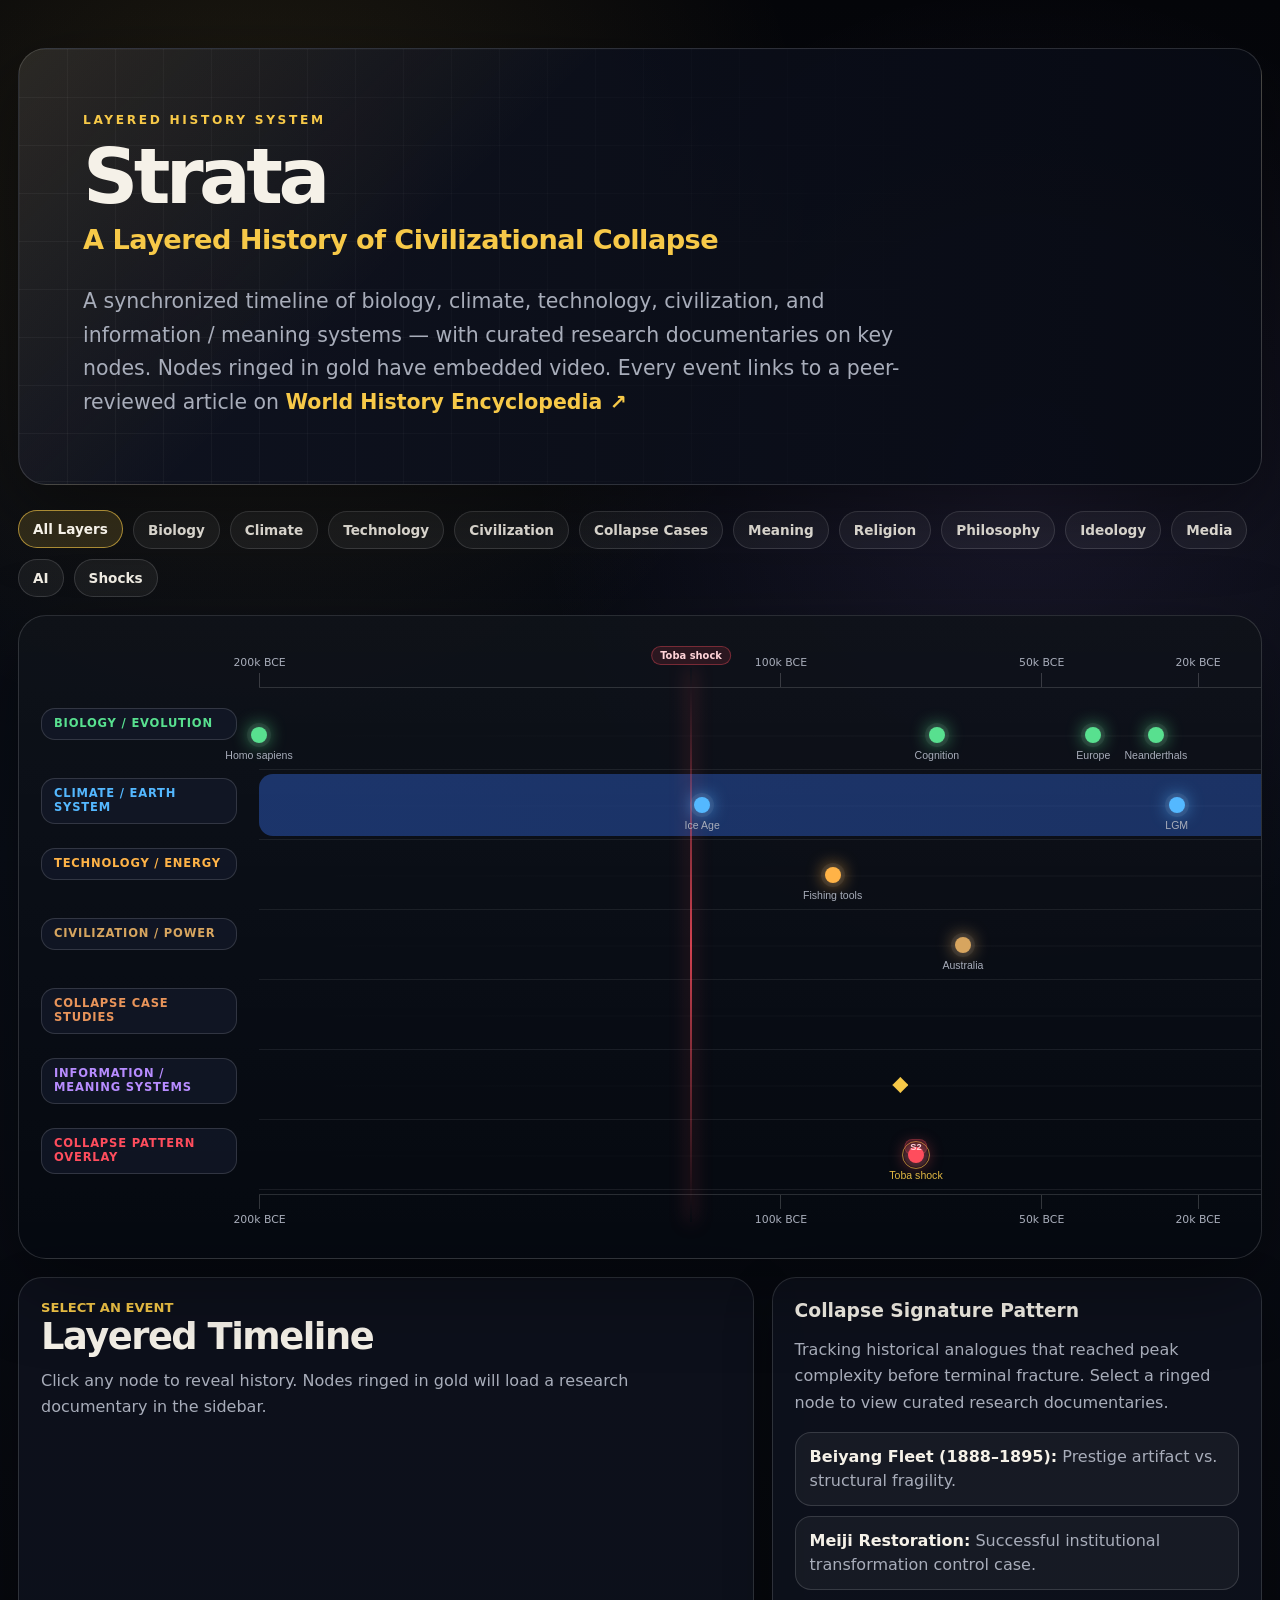
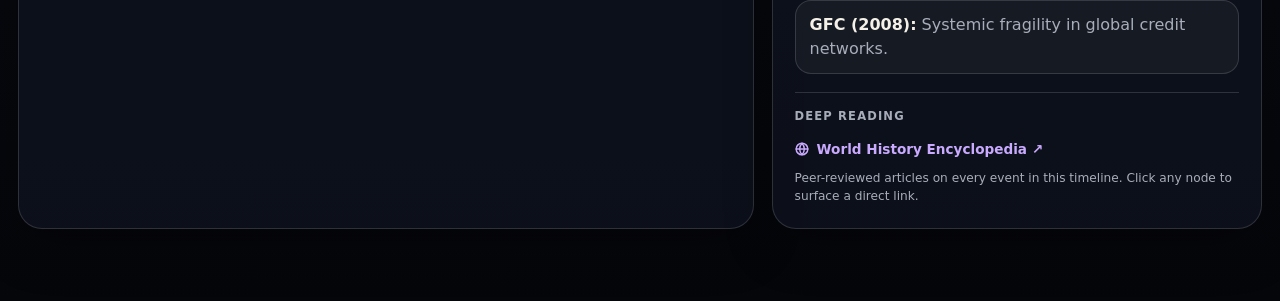
<file: HistoryTimelineOLD2.html>
<!DOCTYPE html>
<html lang="en">
<head>
<meta charset="UTF-8" />
<meta name="viewport" content="width=device-width, initial-scale=1.0" />
<title>Strata: A Layered History of Civilizational Collapse</title>
<style>
:root {
  --bg: #07090f;
  --panel: rgba(14, 18, 30, 0.86);
  --panel-soft: rgba(20, 26, 42, 0.72);
  --line: rgba(255, 255, 255, 0.14);
  --text: #f5f1e8;
  --muted: #a8adba;
  --gold: #f7c948;
  --biology: #58e08f;
  --climate: #54b8ff;
  --tech: #ffb347;
  --civilization: #d7a55f;
  --information: #b78cff;
  --shock: #ff4d5d;
  --religion: #f7c948;
  --philosophy: #6ee7ff;
  --ideology: #ff6b6b;
  --media: #b78cff;
  --ai: #7cffc4;
  --warm: #ff8a4c;
  --cold: #3977ff;
  --collapse-case: #e8945a;
}

* { box-sizing: border-box; }

body {
  margin: 0;
  font-family: Inter, ui-sans-serif, system-ui, -apple-system, BlinkMacSystemFont, "Segoe UI", sans-serif;
  background:
    radial-gradient(circle at 20% 10%, rgba(247, 201, 72, 0.11), transparent 28%),
    radial-gradient(circle at 80% 25%, rgba(183, 140, 255, 0.10), transparent 28%),
    linear-gradient(180deg, #05060a 0%, #090d16 45%, #05060a 100%);
  color: var(--text);
  min-height: 100vh;
}

.timeline-page {
  width: min(1520px, 100%);
  margin: 0 auto;
  padding: 48px 18px 72px;
}

.hero {
  position: relative;
  overflow: hidden;
  border: 1px solid var(--line);
  border-radius: 28px;
  padding: clamp(28px, 5vw, 64px);
  background:
    linear-gradient(135deg, rgba(247, 201, 72, 0.12), transparent 35%),
    linear-gradient(90deg, rgba(15, 19, 33, 0.92), rgba(8, 11, 20, 0.92));
  box-shadow: 0 26px 80px rgba(0, 0, 0, 0.42);
}

.hero::before {
  content: "";
  position: absolute; inset: 0;
  background-image:
    linear-gradient(rgba(255,255,255,0.045) 1px, transparent 1px),
    linear-gradient(90deg, rgba(255,255,255,0.045) 1px, transparent 1px);
  background-size: 48px 48px;
  mask-image: linear-gradient(90deg, black, transparent 82%);
  pointer-events: none;
}

.eyebrow {
  position: relative; z-index: 1;
  margin: 0 0 14px;
  color: var(--gold);
  letter-spacing: 0.22em;
  text-transform: uppercase;
  font-size: 0.76rem;
  font-weight: 800;
}

h1 {
  position: relative; z-index: 1;
  margin: 0;
  max-width: 1000px;
  font-size: clamp(2.2rem, 6vw, 5.2rem);
  line-height: 0.95;
  letter-spacing: -0.06em;
}

.hero p:not(.eyebrow) {
  position: relative; z-index: 1;
  max-width: 860px;
  margin: 22px 0 0;
  color: var(--muted);
  font-size: clamp(1rem, 2vw, 1.28rem);
  line-height: 1.65;
}

.controls {
  display: flex;
  flex-wrap: wrap;
  gap: 10px;
  align-items: center;
  margin: 26px 0 18px;
}

.filter-button {
  appearance: none;
  border: 1px solid var(--line);
  color: var(--text);
  background: rgba(255, 255, 255, 0.055);
  border-radius: 999px;
  padding: 10px 14px;
  cursor: pointer;
  font-weight: 700;
  font-size: 0.85rem;
  font-family: inherit;
  transition: 160ms ease;
}

.filter-button:hover,
.filter-button.active {
  transform: translateY(-1px);
  border-color: rgba(247, 201, 72, 0.62);
  background: rgba(247, 201, 72, 0.14);
}

.timeline-shell {
  position: relative;
  margin-top: 18px;
  border: 1px solid var(--line);
  border-radius: 28px;
  overflow-x: auto;
  overflow-y: hidden;
  background:
    linear-gradient(180deg, rgba(255,255,255,0.035), transparent),
    rgba(6, 9, 17, 0.9);
  box-shadow: 0 26px 80px rgba(0, 0, 0, 0.35);
}

.timeline {
  position: relative;
  min-width: 12000px;
  padding: 20px 28px 28px 240px;
}

.time-axis {
  position: relative;
  height: 52px;
  border-bottom: 1px solid var(--line);
  margin-bottom: 12px;
}

.time-axis-bottom {
  position: relative;
  height: 36px;
  border-top: 1px solid var(--line);
  margin-top: 4px;
}

.tick {
  position: absolute;
  bottom: 0;
  width: 1px;
  height: 14px;
  background: rgba(255,255,255,0.18);
}

.tick span {
  position: absolute;
  bottom: 18px;
  left: 50%;
  transform: translateX(-50%);
  color: var(--muted);
  font-size: 0.68rem;
  white-space: nowrap;
}

.tick-bottom {
  position: absolute;
  top: 0;
  width: 1px;
  height: 14px;
  background: rgba(255,255,255,0.18);
}

.tick-bottom span {
  position: absolute;
  top: 18px;
  left: 50%;
  transform: translateX(-50%);
  color: var(--muted);
  font-size: 0.68rem;
  white-space: nowrap;
}

.layer {
  position: relative;
  height: 70px;
  border-bottom: 1px solid rgba(255, 255, 255, 0.075);
}

.layer:last-child { border-bottom: 0; }

.layer-label {
  position: absolute;
  left: -218px;
  top: 8px;
  width: 196px;
  padding: 8px 12px;
  border-radius: 14px;
  background: var(--panel-soft);
  border: 1px solid var(--line);
  font-weight: 900;
  font-size: 0.72rem;
  letter-spacing: 0.07em;
  text-transform: uppercase;
  line-height: 1.2;
}

.layer-line {
  position: absolute;
  left: 0; right: 0;
  top: 35px;
  height: 2px;
  background: linear-gradient(90deg, transparent, rgba(255,255,255,0.16), transparent);
}

.climate-band {
  position: absolute;
  left: 0; right: 0;
  top: 4px;
  height: 62px;
  border-radius: 14px;
  opacity: 0.36;
  background: linear-gradient(90deg,
    var(--cold) 0%, #3168d9 18%, #4d9aff 34%,
    #ffc45a 55%, var(--warm) 72%, #d24b39 100%);
}

.shock-line {
  position: absolute;
  top: 52px;
  bottom: 36px;
  width: 2px;
  transform: translateX(-50%);
  background: linear-gradient(180deg, transparent, rgba(255, 77, 93, 0.82), transparent);
  box-shadow: 0 0 18px rgba(255, 77, 93, 0.7);
  z-index: 3;
  pointer-events: none;
}

.shock-line::before {
  content: attr(data-label);
  position: absolute;
  top: -22px;
  left: 50%;
  transform: translateX(-50%);
  color: #ffd3d8;
  background: rgba(255, 77, 93, 0.12);
  border: 1px solid rgba(255, 77, 93, 0.36);
  border-radius: 999px;
  padding: 3px 8px;
  font-size: 0.62rem;
  white-space: nowrap;
  font-weight: 700;
}

.event-node {
  --node-color: var(--gold);
  position: absolute;
  transform: translate(-50%, -50%);
  width: 16px;
  height: 16px;
  border: 0;
  padding: 0;
  border-radius: 50%;
  background: var(--node-color);
  box-shadow: 0 0 0 4px rgba(255,255,255,0.06), 0 0 18px var(--node-color);
  cursor: pointer;
  transition: transform 160ms ease, opacity 160ms ease;
  z-index: 6;
}

.event-node:hover,
.event-node.selected {
  transform: translate(-50%, -50%) scale(1.45);
  z-index: 20;
}

.event-node.dimmed { opacity: 0.14; }

/* Diamond shape for information / meaning layer nodes */
.meaning-node {
  clip-path: polygon(50% 0%, 100% 50%, 50% 100%, 0% 50%);
  border-radius: 0;
}

/* Gold ring on nodes that have a YouTube video */
.has-video::before {
  content: "";
  position: absolute;
  inset: -6px;
  border-radius: 50%;
  border: 1.5px solid rgba(247, 201, 72, 0.6);
  pointer-events: none;
}
.meaning-node.has-video::before { border-radius: 50%; }

.event-node::after {
  content: attr(data-short);
  position: absolute;
  left: 50%;
  top: 22px;
  transform: translateX(-50%);
  width: max-content;
  max-width: 170px;
  color: var(--muted);
  font-size: 0.66rem;
  text-align: center;
  pointer-events: none;
}

.collapse-score {
  position: absolute;
  bottom: 8px;
  left: 50%;
  transform: translateX(-50%);
  color: #ffd3d8;
  font-size: 0.58rem;
  font-weight: 900;
  background: rgba(255,77,93,0.18);
  border: 1px solid rgba(255,77,93,0.25);
  border-radius: 999px;
  padding: 2px 5px;
  pointer-events: none;
}

.detail-panel {
  margin-top: 18px;
  display: grid;
  grid-template-columns: 1.2fr 0.8fr;
  gap: 18px;
}

.card {
  border: 1px solid var(--line);
  border-radius: 24px;
  padding: 22px;
  background: var(--panel);
  box-shadow: 0 18px 48px rgba(0, 0, 0, 0.28);
}

.card h2, .card h3 { margin: 0 0 10px; }

/* 16:9 responsive video embed */
.video-wrapper {
  position: relative;
  padding-bottom: 56.25%;
  height: 0;
  overflow: hidden;
  border-radius: 16px;
  background: #000;
  margin-bottom: 14px;
}

.video-wrapper iframe {
  position: absolute;
  top: 0; left: 0;
  width: 100%; height: 100%;
  border: 0;
}

.video-title {
  font-size: 0.82rem;
  color: var(--muted);
  line-height: 1.45;
  margin-bottom: 4px;
}

.video-hint {
  font-size: 0.72rem;
  color: var(--muted);
  opacity: 0.6;
  font-style: italic;
}

.event-date { color: var(--gold); font-weight: 900; text-transform: uppercase; font-size: 0.82rem; }

.whe-link {
  display: inline-flex;
  align-items: center;
  gap: 7px;
  margin-top: 16px;
  padding: 9px 14px;
  border-radius: 12px;
  background: rgba(183, 140, 255, 0.1);
  border: 1px solid rgba(183, 140, 255, 0.35);
  color: #c9aaff;
  text-decoration: none;
  font-size: 0.83rem;
  font-weight: 600;
  transition: 160ms ease;
  line-height: 1;
}
.whe-link:hover {
  background: rgba(183, 140, 255, 0.2);
  border-color: rgba(183, 140, 255, 0.65);
  transform: translateY(-1px);
}
.whe-link svg { flex-shrink: 0; opacity: 0.8; }
.event-title { margin: 8px 0 10px; font-size: clamp(1.45rem, 3vw, 2.3rem); letter-spacing: -0.04em; }
.event-description { color: var(--muted); line-height: 1.65; margin: 0; }
.tags { display: flex; flex-wrap: wrap; gap: 8px; margin-top: 16px; }
.tag { font-size: 0.72rem; font-weight: 900; border-radius: 999px; padding: 7px 10px; border: 1px solid var(--line); background: rgba(255,255,255,0.055); color: var(--muted); }
.system-list { list-style: none; padding: 0; display: grid; gap: 10px; margin-top: 14px; }
.system-list li { padding: 12px 14px; border-radius: 16px; border: 1px solid var(--line); background: rgba(255,255,255,0.045); color: var(--muted); line-height: 1.5; }
.system-list strong { color: var(--text); }
.note { color: var(--muted); line-height: 1.65; }

/* Video indicator badge on node labels */
.event-node.has-video::after {
  color: var(--gold);
  opacity: 0.9;
}

@media (max-width: 860px) {
  .detail-panel { grid-template-columns: 1fr; }
  .timeline { min-width: 9600px; padding-left: 188px; }
  .layer-label { left: -166px; width: 148px; font-size: 0.62rem; }
}
</style>
</head>
<body>
<main class="timeline-page">

<section class="hero">
  <p class="eyebrow">Layered History System</p>
  <h1>Strata</h1>
  <p style="position:relative;z-index:1;margin:4px 0 18px;font-size:clamp(1.1rem,2.4vw,1.7rem);letter-spacing:-0.02em;color:var(--gold);font-weight:700;">A Layered History of Civilizational Collapse</p>
  <p>A synchronized timeline of biology, climate, technology, civilization, and information / meaning systems — with curated research documentaries on key nodes. Nodes ringed in gold have embedded video. Every event links to a peer-reviewed article on <a href="https://www.worldhistory.org" target="_blank" rel="noopener" style="color:var(--gold);text-decoration:none;font-weight:600;">World History Encyclopedia ↗</a></p>
</section>

<section class="controls" aria-label="Timeline filters">
  <button class="filter-button active" data-filter="all">All Layers</button>
  <button class="filter-button" data-filter="biology">Biology</button>
  <button class="filter-button" data-filter="climate">Climate</button>
  <button class="filter-button" data-filter="technology">Technology</button>
  <button class="filter-button" data-filter="civilization">Civilization</button>
  <button class="filter-button" data-filter="collapse-cases">Collapse Cases</button>
  <button class="filter-button" data-filter="information">Meaning</button>
  <button class="filter-button" data-filter="religion">Religion</button>
  <button class="filter-button" data-filter="philosophy">Philosophy</button>
  <button class="filter-button" data-filter="ideology">Ideology</button>
  <button class="filter-button" data-filter="media">Media</button>
  <button class="filter-button" data-filter="ai">AI</button>
  <button class="filter-button" data-filter="shock">Shocks</button>
</section>

<section class="timeline-shell" aria-label="Layered timeline visualization">
  <div class="timeline" id="timeline">
    <div class="time-axis" id="timeAxis"></div>
  </div>
</section>

<section class="detail-panel">
  <article class="card" id="detailCard">
    <div class="event-date">Select an event</div>
    <h2 class="event-title">Layered Timeline</h2>
    <p class="event-description">Click any node to reveal history. Nodes ringed in gold will load a research documentary in the sidebar.</p>
  </article>

  <aside class="card" id="sidebarCard">
    <div id="sidebarDefault">
      <h3>Collapse Signature Pattern</h3>
      <p class="note">Tracking historical analogues that reached peak complexity before terminal fracture. Select a ringed node to view curated research documentaries.</p>
      <ul class="system-list">
        <li><strong>Beiyang Fleet (1888–1895):</strong> Prestige artifact vs. structural fragility.</li>
        <li><strong>Meiji Restoration:</strong> Successful institutional transformation control case.</li>
        <li><strong>GFC (2008):</strong> Systemic fragility in global credit networks.</li>
      </ul>
      <div style="margin-top:18px;padding-top:16px;border-top:1px solid var(--line);">
        <p style="font-size:0.72rem;color:var(--muted);letter-spacing:0.1em;text-transform:uppercase;font-weight:700;margin:0 0 10px;">Deep Reading</p>
        <a href="https://www.worldhistory.org" target="_blank" rel="noopener"
           style="display:flex;align-items:center;gap:8px;color:#c9aaff;text-decoration:none;font-size:0.85rem;font-weight:600;padding:8px 0;">
          <svg width="14" height="14" viewBox="0 0 24 24" fill="none" stroke="currentColor" stroke-width="2.5" stroke-linecap="round" stroke-linejoin="round"><circle cx="12" cy="12" r="10"/><line x1="2" y1="12" x2="22" y2="12"/><path d="M12 2a15.3 15.3 0 0 1 4 10 15.3 15.3 0 0 1-4 10 15.3 15.3 0 0 1-4-10 15.3 15.3 0 0 1 4-10z"/></svg>
          World History Encyclopedia ↗
        </a>
        <p style="font-size:0.76rem;color:var(--muted);margin:4px 0 0;line-height:1.5;">Peer-reviewed articles on every event in this timeline. Click any node to surface a direct link.</p>
      </div>
    </div>
    <div id="sidebarVideo" style="display:none;"></div>
  </aside>
</section>

</main>

<script>
const layers = [
  { id: 'biology',        label: 'Biology / Evolution',          color: 'var(--biology)' },
  { id: 'climate',        label: 'Climate / Earth System',        color: 'var(--climate)' },
  { id: 'technology',     label: 'Technology / Energy',           color: 'var(--tech)' },
  { id: 'civilization',   label: 'Civilization / Power',          color: 'var(--civilization)' },
  { id: 'collapse-cases', label: 'Collapse Case Studies',         color: 'var(--collapse-case)' },
  { id: 'information',    label: 'Information / Meaning Systems', color: 'var(--information)' }
];

const subtypeColors = {
  religion:   'var(--religion)',
  philosophy: 'var(--philosophy)',
  ideology:   'var(--ideology)',
  media:      'var(--media)',
  ai:         'var(--ai)'
};

// youtubeId sources:
//   Original YTlinks.html  — collapse cases & shocks with videos
//   Gemini additions       — keyed to event titles below
const events = [
  // ─── BIOLOGY ─────────────────────────────────────────────────────────────
  { year: -200000, layer: 'biology', title: 'Emergence of Homo sapiens', short: 'Homo sapiens', date: 'c. 200,000 BCE', tags: ['Biology'], description: 'Anatomically modern humans emerge in Africa, eventually becoming the only surviving branch of the human family tree.',
    whe: 'https://www.worldhistory.org/Homo_Sapiens/' },
  { year: -70000,  layer: 'biology', title: 'Cognitive and Cultural Acceleration', short: 'Cognition', date: 'c. 70,000 BCE', tags: ['Biology', 'Information'], description: 'Symbolic thought, long-range planning, language complexity, and mythic imagination expand the human capacity for cooperation.',
    whe: 'https://www.worldhistory.org/Neanderthal/' },
  { year: -65000,  layer: 'civilization', title: 'Aboriginal Australian Culture Begins', short: 'Australia', date: 'c. 65,000–50,000 BCE', tags: ['Civilization', 'Meaning'], description: 'Humans reach Australia and establish one of the deepest continuous cultural traditions on Earth.',
    whe: 'https://www.worldhistory.org/Aboriginal_Australians/' },
  { year: -40000,  layer: 'biology', title: 'Modern Humans Reach Europe', short: 'Europe', date: 'c. 40,000 BCE', tags: ['Biology'], description: 'Homo sapiens expand into Europe and encounter remaining Neanderthal populations.',
    whe: 'https://www.worldhistory.org/Cro-Magnon/' },
  { year: -28000,  layer: 'biology', title: 'Neanderthals Disappear', short: 'Neanderthals', date: 'c. 28,000 BCE', tags: ['Biology'], description: 'Neanderthals vanish as a distinct population, though genetic traces survive in many modern humans.',
    whe: 'https://www.worldhistory.org/Neanderthal/' },
  { year: -15000,  layer: 'biology', title: 'Humans Reach the Americas', short: 'Americas', date: 'c. 15,000 BCE', tags: ['Biology', 'Civilization'], description: 'Modern humans spread into the Americas, adapting rapidly to new ecosystems and megafauna-rich landscapes.',
    whe: 'https://www.worldhistory.org/article/1008/peopling-of-the-americas/' },
  { year: -7000,   layer: 'biology', title: 'Lactose Persistence Mutation', short: 'Lactose tolerance', date: 'c. 7,000 BCE', tags: ['Biology'], description: 'A genetic mutation enabling adults to digest milk spreads through European and African pastoral populations — a striking example of recent human evolution co-driven by culture.' },

  // ─── CLIMATE ─────────────────────────────────────────────────────────────
  { year: -115000, layer: 'climate', title: 'Last Glacial Period', short: 'Ice Age', date: 'c. 115,000–11,700 BCE', tags: ['Climate'], description: 'Global cooling expands ice sheets, lowers sea levels, and reshapes migration routes, coastlines, and ecological pressure.',
    whe: 'https://www.worldhistory.org/Last_Glacial_Period/' },
  { year: -24000,  layer: 'climate', title: 'Last Glacial Maximum', short: 'LGM', date: 'c. 24,000–17,000 BCE', tags: ['Climate'], description: 'Ice sheets reach their greatest extent, locking up water, lowering sea levels, and altering human migration corridors.',
    whe: 'https://www.worldhistory.org/Last_Glacial_Maximum/' },
  { year: -12900,  layer: 'climate', title: 'Younger Dryas', short: 'Younger Dryas', date: 'c. 12,900–11,700 BCE', tags: ['Climate'], description: 'A sudden return to colder conditions interrupts post-glacial warming just before the Holocene.',
    whe: 'https://www.worldhistory.org/Younger_Dryas/' },
  { year: -11700,  layer: 'climate', youtubeId: 'DGWXzjKuL_o', title: 'Beginning of the Holocene', short: 'Holocene', date: 'c. 11,700 BCE', tags: ['Climate', 'Civilization'], description: 'The current interglacial period begins, bringing warmer temperatures, retreating ice sheets, rising seas, and new ecological opportunities.',
    whe: 'https://www.worldhistory.org/Holocene_Epoch/' },
  { year: 800,     layer: 'climate', title: 'Medieval Warm Period', short: 'Warm Period', date: 'c. 800–1200 CE', tags: ['Climate', 'Civilization'], description: 'Relatively stable warm conditions support agricultural expansion and population growth in parts of Europe and Asia.',
    whe: 'https://www.worldhistory.org/Medieval_Warm_Period/' },
  { year: 1600,    layer: 'climate', title: 'Little Ice Age Stress', short: 'Little Ice Age', date: 'c. 1500–1700 CE', tags: ['Climate', 'Civilization'], description: 'Cooler temperatures and agricultural instability contribute to social unrest, famine, migration, and political pressure in many regions.',
    whe: 'https://www.worldhistory.org/Little_Ice_Age/' },
  { year: 1997,    layer: 'climate', title: 'El Niño 1997–98 — Peak Climate Variability', short: 'El Niño 97', date: '1997–1998 CE', tags: ['Climate', 'Civilization'], description: 'The strongest El Niño event recorded to that point disrupts weather patterns globally, causing droughts, floods, and wildfires across Southeast Asia, Africa, and the Americas.',
    whe: 'https://www.worldhistory.org/El_Nino/' },

  // ─── TECHNOLOGY ──────────────────────────────────────────────────────────
  { year: -90000,  layer: 'technology', title: 'Specialized Fishing Tools', short: 'Fishing tools', date: 'c. 90,000 BCE', tags: ['Technology', 'Biology'], description: 'Modern humans develop specialized tools for fishing, expanding diet, mobility, and coastal survival strategies.' },
  { year: -10000,  layer: 'technology', youtubeId: 'gyQqodlfLiA', title: 'Neolithic Revolution', short: 'Agriculture', date: 'c. 10,000 BCE', tags: ['Technology', 'Civilization', 'Biology'], description: 'Agriculture transforms small nomadic bands into settlements, food surpluses, population growth, and social hierarchy.',
    whe: 'https://www.worldhistory.org/Neolithic_Revolution/' },
  { year: -3500,   layer: 'technology', title: 'Wheel Invented', short: 'Wheel', date: 'c. 3500–3000 BCE', tags: ['Technology'], description: 'The wheel transforms transport, craft production, trade, warfare, and mechanical thinking.',
    whe: 'https://www.worldhistory.org/Wheel/' },
  { year: -1400,   layer: 'technology', title: 'Early Iron Tools and Weapons', short: 'Iron', date: 'c. 1400 BCE', tags: ['Technology'], description: 'Iron technology begins to develop in the Near East before later becoming widespread after the Bronze Age collapse.',
    whe: 'https://www.worldhistory.org/Iron_Age/' },
  { year: 960,     layer: 'technology', title: 'Song Dynasty Innovation Surge', short: 'Song tech', date: '960–1279 CE', tags: ['Civilization', 'Technology'], description: 'Song China drives major economic, technological, and urban development, including paper currency, printing, and proto-industrialization.' },
  { year: 1700,    layer: 'technology', youtubeId: 'fbt2zdiinHg', title: 'Industrial Revolution', short: 'Industry', date: 'c. 1700–1900 CE', tags: ['Technology', 'Civilization', 'Climate'], description: 'Mechanized production, fossil fuel energy, factories, railroads, and urbanization transform economies and begin large-scale anthropogenic climate impact.',
    whe: 'https://www.worldhistory.org/Industrial_Revolution/' },
  { year: 1712,    layer: 'technology', title: 'Newcomen Atmospheric Engine', short: 'Steam engine', date: '1712 CE', tags: ['Technology'], description: "Thomas Newcomen's atmospheric engine is the first practical steam engine, used to pump water from mines. The direct mechanical precursor to Watt's improved engine and the fossil-fuel energy transition that defines the Industrial Revolution." },
  { year: 1800,    layer: 'technology', title: 'Voltaic Pile — First Electric Battery', short: 'Voltaic pile', date: '1800 CE', tags: ['Technology'], description: "Alessandro Volta's voltaic pile produces the first steady electric current, opening the door to electrochemistry, electromagnetism, and eventually the electrical grid." },
  { year: 1885,    layer: 'technology', title: 'Internal Combustion Engine', short: 'ICE', date: 'c. 1885 CE', tags: ['Technology', 'Climate'], description: 'Benz and Daimler develop practical gasoline-powered engines in the 1880s, launching the automobile age and reshaping geopolitics and atmospheric carbon loading.',
    whe: 'https://www.worldhistory.org/Newcomen_Steam_Engine/' },
  { year: 1947,    layer: 'technology', youtubeId: 'CdjsdGmAQdk', title: 'Transistor Invented', short: 'Transistor', date: '1947 CE', tags: ['Technology'], description: 'Bell Labs engineers invent the transistor, the foundational switching element of all modern computing and communications. The transistor makes the digital revolution, the internet, and AI systems architecturally possible.',
    whe: 'https://www.worldhistory.org/Transistor/' },
  { year: 1970,    layer: 'technology', title: 'Digital Revolution Begins', short: 'Digital', date: 'c. 1970–2000 CE', tags: ['Technology', 'Information'], description: 'Computers, networks, software, and early internet systems begin shifting civilization into a digital operating environment.',
    whe: 'https://www.worldhistory.org/Digital_Revolution/' },

  // ─── CIVILIZATION ────────────────────────────────────────────────────────
  { year: -9600,   layer: 'civilization', youtubeId: 'xEikuydGsQU', title: 'Göbekli Tepe', short: 'Göbekli Tepe', date: 'c. 9600 BCE', tags: ['Civilization', 'Religion'], description: 'Monumental ritual architecture appears before full agricultural urban civilization, suggesting belief and social organization helped drive settlement.',
    whe: 'https://www.worldhistory.org/Gobekli_Tepe/' },
  { year: -8000,   layer: 'civilization', title: 'Çatalhöyük', short: 'Çatalhöyük', date: 'c. 8000 BCE', tags: ['Civilization'], description: "One of the world's earliest known dense urban settlements appears in Anatolia." },
  { year: -3500,   layer: 'civilization', title: 'Uruk and Sumerian City-States', short: 'Uruk', date: 'c. 3500 BCE', tags: ['Civilization', 'Technology'], description: 'Urbanism, temple economies, bureaucracy, and city-state power emerge in southern Mesopotamia.',
    whe: 'https://www.worldhistory.org/Catalhoyuk/' },
  { year: -2600,   layer: 'civilization', title: 'Indus Valley Civilization', short: 'Indus', date: 'c. 2600 BCE', tags: ['Civilization'], description: 'Urban civilization emerges in present-day Pakistan and India, with planned cities, trade, craft specialization, and undeciphered script.',
    whe: 'https://www.worldhistory.org/Indus_Valley_Civilization/' },
  { year: -2300,   layer: 'civilization', title: 'Akkadian Empire', short: 'Akkad', date: 'c. 2300 BCE', tags: ['Civilization'], description: 'Akkad becomes one of the earliest known empires, consolidating power across Mesopotamia.',
    whe: 'https://www.worldhistory.org/Akkadian_Empire/' },
  { year: -1500,   layer: 'civilization', title: 'Phoenician Maritime Civilization', short: 'Phoenicians', date: 'c. 1500–300 BCE', tags: ['Civilization', 'Information'], description: 'Levantine maritime traders build networks across the Mediterranean and help spread alphabetic writing.',
    whe: 'https://www.worldhistory.org/Phoenicia/' },
  { year: -1250,   layer: 'civilization', title: 'Traditional Start of the Trojan War', short: 'Trojan War', date: 'c. 1250 BCE', tags: ['Civilization', 'Meaning'], description: 'Traditional dating places the Trojan War in the Late Bronze Age, near the period of broader eastern Mediterranean instability.',
    whe: 'https://www.worldhistory.org/Trojan_War/' },
  { year: -509,    layer: 'civilization', title: 'Roman Republic Established', short: 'Rome', date: '509 BCE', tags: ['Civilization', 'Ideology'], description: "Rome establishes a republican system that later becomes the foundation for one of history's most influential empires." },
  { year: -322,    layer: 'civilization', title: 'Maurya Empire', short: 'Maurya', date: '322–185 BCE', tags: ['Civilization', 'Religion'], description: 'The Maurya Empire unifies much of India and spreads Buddhism under Ashoka.',
    whe: 'https://www.worldhistory.org/Roman_Republic/' },
  { year: 27,      layer: 'civilization', youtubeId: 'zKZjlIhitRI', title: 'Roman Empire', short: 'Roman Empire', date: '27 BCE–476 CE', tags: ['Civilization', 'Technology', 'Information'], description: 'Rome dominates the Mediterranean, establishing infrastructure, law, governance, and trade networks that unify vast regions.',
    whe: 'https://www.worldhistory.org/Roman_Empire/' },
  { year: 900,     layer: 'civilization', youtubeId: 'YgRPqFSxPd8', title: 'Feudal Systems Dominate Europe', short: 'Feudalism', date: 'c. 800–1300 CE', tags: ['Civilization'], description: 'European society becomes organized around land ownership, military obligation, aristocratic power, and decentralized governance.',
    whe: 'https://www.worldhistory.org/Feudalism/' },
  { year: 1050,    layer: 'civilization', title: 'Khmer Empire — Angkor at Peak', short: 'Khmer', date: 'c. 800–1431 CE', tags: ['Civilization'], description: 'The Khmer Empire constructs Angkor Wat and the largest pre-industrial urban complex in the world, sustained by a sophisticated hydraulic network.',
    whe: 'https://www.worldhistory.org/Khmer_Empire/' },
  { year: 1235,    layer: 'civilization', title: 'Mali Empire — West African Apogee', short: 'Mali Empire', date: 'c. 1235–1450 CE', tags: ['Civilization'], description: "The Mali Empire unifies much of West Africa under Mansa Musa, controlling trans-Saharan gold and salt trade — one of the medieval world's most advanced civilizations." },
  { year: 1400,    layer: 'civilization', title: 'Age of Exploration', short: 'Exploration', date: 'c. 1400–1700 CE', tags: ['Civilization', 'Technology'], description: 'European maritime expansion connects the Americas, Europe, Africa, and Asia into a single global trade system.',
    whe: 'https://www.worldhistory.org/Mali_Empire/' },
  { year: 1428,    layer: 'civilization', title: 'Aztec Empire — Triple Alliance', short: 'Aztec Empire', date: 'c. 1428–1521 CE', tags: ['Civilization'], description: 'The Triple Alliance founds the Aztec Empire with Tenochtitlán as its capital — a city larger than any in contemporary Europe, built on an island in Lake Texcoco.',
    whe: 'https://www.worldhistory.org/Aztec_Empire/' },
  { year: 1848,    layer: 'civilization', title: 'Revolutions of 1848 — European Liberal Wave', short: '1848 Revolutions', date: '1848 CE', tags: ['Civilization', 'Ideology'], description: 'A revolutionary wave sweeps France, Germany, Austria, Hungary, and Italy, driven by nationalism, liberalism, and economic stress.',
    whe: 'https://www.worldhistory.org/Revolutions_of_1848/' },
  { year: 1871,    layer: 'civilization', title: 'Unification of Germany', short: 'German Unity', date: '1871 CE', tags: ['Civilization', 'Ideology'], description: "Bismarck's Prussia defeats France and unifies the German states into the German Empire, dramatically reshaping the European balance of power." },
  { year: 1884,    layer: 'civilization', title: 'Berlin Conference — Scramble for Africa', short: 'Berlin Conf.', date: '1884–1885 CE', tags: ['Civilization', 'Ideology'], description: 'European powers divide Africa among themselves at the Berlin Conference, formalizing colonial partition and establishing administrative borders that persist today.',
    whe: 'https://www.worldhistory.org/Unification_of_Germany/' },
  { year: 1945,    layer: 'civilization', title: 'Postwar Global Order', short: 'UN / IMF', date: '1945 CE', tags: ['Civilization', 'Information'], description: 'International institutions such as the United Nations, IMF, and World Bank emerge to stabilize the postwar system.',
    whe: 'https://www.worldhistory.org/United_Nations/' },
  { year: 2000,    layer: 'civilization', title: 'Peak Globalization', short: 'Globalization', date: 'c. 2000 CE–Present', tags: ['Civilization', 'Technology', 'Information'], description: 'Global trade, digital connectivity, financial integration, and supply chains create the most interconnected human system yet.',
    whe: 'https://www.worldhistory.org/Globalization/' },

  // ─── COLLAPSE CASE STUDIES (with YouTube IDs from YTlinks) ───────────────
  { year: 618,  layer: 'collapse-cases', title: 'Tang Dynasty — Palace-Administrative State', short: 'Tang Founded', date: '618 CE', tags: ['Civilization', 'Collapse-Case', 'China'], description: 'The Tang Dynasty establishes a centralized bureaucratic state built on examination systems, equal-field land distribution, and tributary grain networks.',
    whe: 'https://www.worldhistory.org/Tang_Dynasty/' },
  { year: 755,  layer: 'collapse-cases', youtubeId: 'NcajdicoJV0', title: 'An Lushan Rebellion — Distributed Authority Fracture', short: 'An Lushan', date: '755 CE', collapseScore: 3, tags: ['Civilization', 'Shock', 'Collapse-Case', 'China'], description: 'Regional military governors gain autonomous power the center cannot reclaim. The empire survives but its integrative capacity is permanently degraded — a canonical failed-rising signature.',
    whe: 'https://www.worldhistory.org/An_Lushan_Rebellion/' },
  { year: 875,  layer: 'collapse-cases', title: 'Huang Chao Rebellion — Late Tang Terminal Phase', short: 'Huang Chao', date: '875–884 CE', collapseScore: 4, tags: ['Civilization', 'Shock', 'Collapse-Case', 'China'], description: 'Fiscal collapse, warlordism, and legitimacy failure converge. Used as the structural model for rapid capital-web legitimacy collapse.',
    whe: 'https://www.worldhistory.org/Huang_Chao_Rebellion/' },
  { year: 907,  layer: 'collapse-cases', title: 'Fall of Tang Dynasty — Five Dynasties Period', short: 'Tang Falls', date: '907 CE', collapseScore: 4, tags: ['Civilization', 'Collapse-Case', 'China'], description: 'The Tang Dynasty collapses after nearly three centuries, giving way to the Five Dynasties and Ten Kingdoms fragmentation period.',
    whe: 'https://www.worldhistory.org/Five_Dynasties_and_Ten_Kingdoms/' },
  { year: 1127, layer: 'collapse-cases', youtubeId: 'JHNCBpanXJY', title: 'Northern Song Collapse — Jurchen Jin Invasion', short: 'Song Collapse', date: '1127 CE', collapseScore: 3, tags: ['Civilization', 'Shock', 'Collapse-Case', 'China'], description: 'The Jurchen Jin dynasty destroys Northern Song — but the Southern Song survives another 150 years. A quasi-experimental resilience case in the methodology.',
    whe: 'https://www.worldhistory.org/Song_Dynasty/' },
  { year: 1532, layer: 'collapse-cases', title: 'Fall of the Inca Empire — Conquest and Collapse', short: 'Inca Falls', date: '1532–1572 CE', collapseScore: 4, tags: ['Civilization', 'Shock', 'Collapse-Case', 'Americas'], description: 'Spanish conquistadors under Pizarro exploit Inca civil war and introduce epidemic disease, collapsing the largest empire in the pre-Columbian Americas within decades.',
    whe: 'https://www.worldhistory.org/Inca_Empire/' },
  { year: 1603, layer: 'collapse-cases', title: 'Tokugawa Shogunate — Controlled Isolation System', short: 'Tokugawa', date: '1603–1868 CE', tags: ['Civilization', 'Collapse-Case', 'Japan'], description: 'Tokugawa Japan achieves internal stability through controlled isolation (sakoku), deliberately suppressing foreign technology diffusion.',
    whe: 'https://www.worldhistory.org/Tokugawa_Shogunate/' },
  { year: 1850, layer: 'collapse-cases', title: 'Taiping Rebellion — Qing Structural Stress', short: 'Taiping', date: '1850–1864 CE', collapseScore: 3, tags: ['Civilization', 'Shock', 'Collapse-Case', 'China'], description: 'The Taiping Rebellion kills an estimated 20–30 million and nearly destroys Qing authority, creating dependency on semi-autonomous military power.',
    whe: 'https://www.worldhistory.org/Taiping_Rebellion/' },
  { year: 1853, layer: 'collapse-cases', title: "Black Ships — Tokugawa Legitimacy Crisis", short: 'Black Ships', date: '1853 CE', collapseScore: 2, tags: ['Civilization', 'Technology', 'Shock', 'Collapse-Case', 'Japan'], description: "Commodore Perry's steam-powered warships demonstrate that Tokugawa isolation has produced a fatal technology gap, triggering a legitimacy crisis." },
  { year: 1861, layer: 'collapse-cases', title: 'Self-Strengthening Movement — Surface Modernization', short: 'Self-Strengthen', date: '1861–1895 CE', tags: ['Civilization', 'Technology', 'Collapse-Case', 'China'], description: 'The Qing Self-Strengthening Movement attempts to acquire Western military technology while preserving Confucian social order — producing the Beiyang Fleet as its prestige artifact.',
    whe: 'https://www.worldhistory.org/Self-Strengthening_Movement/' },
  { year: 1868, layer: 'collapse-cases', youtubeId: '5U_XfD8Y6gA', title: 'Meiji Restoration — Successful Transformation Control Case', short: 'Meiji', date: '1868 CE', tags: ['Civilization', 'Technology', 'Collapse-Case', 'Japan'], description: "Japan's Meiji Restoration achieves wholesale institutional transformation. Used as the quasi-experimental control case in the synthesis — same external shock as Qing China, different outcome." },
  { year: 1888, layer: 'collapse-cases', title: 'Beiyang Fleet Commissioned — Prestige Infrastructure Node', short: 'Beiyang Fleet', date: '1888 CE', tags: ['Technology', 'Civilization', 'Collapse-Case', 'China'], description: 'The Beiyang Fleet is commissioned as the flagship artifact of Qing modernization — a prestigious technological artifact at the symbolic center of a capital-web whose underlying infrastructure is structurally fragile.',
    whe: 'https://www.worldhistory.org/Meiji_Restoration/' },
  { year: 1895, layer: 'collapse-cases', youtubeId: 'V9XjB-xS9S8', title: 'Battle of the Yalu River — Beiyang Fleet Destroyed', short: 'Beiyang Lost', date: '1894–1895 CE', collapseScore: 4, tags: ['Civilization', 'Technology', 'Shock', 'Collapse-Case', 'China'], description: "Japan destroys the Beiyang Fleet at the Battle of the Yalu River, exposing the Self-Strengthening Movement as surface modernization. The empirical anchor of the research." },
  { year: 1908, layer: 'collapse-cases', title: "Young Turk Revolution — Failed Modernization Rising", short: 'Young Turks', date: '1908 CE', collapseScore: 2, tags: ['Civilization', 'Ideology', 'Collapse-Case', 'Ottoman'], description: 'The Committee of Union and Progress seizes power, attempting constitutional modernization of a declining empire. A failed-rising case.',
    whe: 'https://www.worldhistory.org/Battle_of_the_Yalu_River/' },
  { year: 1912, layer: 'collapse-cases', title: 'Fall of Qing Dynasty', short: 'Qing Falls', date: '1912 CE', collapseScore: 3, tags: ['Civilization', 'Collapse-Case', 'China'], description: 'The Qing Dynasty collapses after 268 years, ending imperial China.',
    whe: 'https://www.worldhistory.org/Qing_Dynasty/' },
  { year: 1918, layer: 'collapse-cases', youtubeId: 'ux4UGpIoluk', title: 'Habsburg Empire Dissolves', short: 'Habsburg End', date: '1918 CE', collapseScore: 3, tags: ['Civilization', 'Collapse-Case', 'Habsburg'], description: 'The Austro-Hungarian Empire dissolves after WWI, fragmenting into successor states along nationalist lines.',
    whe: 'https://www.worldhistory.org/Habsburg_Dynasty/' },
  { year: 1922, layer: 'collapse-cases', youtubeId: '3p_m-yMSuvM', title: 'Ottoman Empire Formally Ends', short: 'Ottoman End', date: '1922 CE', collapseScore: 3, tags: ['Civilization', 'Collapse-Case', 'Ottoman'], description: 'The Ottoman Empire formally dissolves. One of the primary long-cycle collapse cases in Stream Three, alongside Qing and Habsburg.',
    whe: 'https://www.worldhistory.org/Ottoman_Empire/' },
  { year: 1952, layer: 'collapse-cases', title: 'Egypt — Nasser Revolution / Resilience Case Study', short: 'Egypt Resilience', date: '1952 CE', tags: ['Civilization', 'Collapse-Case', 'Egypt'], description: 'Egypt is used in Stream Three as a resilience case: having absorbed colonial disruption, military defeats, and economic crises without full civilizational collapse.',
    whe: 'https://www.worldhistory.org/Gamal_Abdel_Nasser/' },
  { year: 1979, layer: 'collapse-cases', title: 'Iranian Revolution — Ideological Regime Collapse', short: 'Iran Revolution', date: '1979 CE', collapseScore: 3, tags: ['Civilization', 'Ideology', 'Collapse-Case', 'Iran'], description: "The Iranian Revolution overthrows the Pahlavi monarchy. A rare modern case of full regime-type transformation driven by ideological fracture rather than external military defeat." },
  { year: 1991, layer: 'collapse-cases', youtubeId: '8I-ZpT-97fE', title: 'Soviet Union Dissolves — Command System Collapse', short: 'Soviet End', date: '1991 CE', collapseScore: 3, tags: ['Civilization', 'Ideology', 'Collapse-Case', 'Soviet'], description: 'The Soviet Union dissolves after cascading legitimacy failures, economic breakdown, and ideological exhaustion.',
    whe: 'https://www.worldhistory.org/Soviet_Union/' },

  // ─── INFORMATION / MEANING SYSTEMS ───────────────────────────────────────
  { year: -77000,  layer: 'information', subtype: 'religion',   title: 'Early Symbolic Recording', short: 'Symbols', date: 'c. 77,000 BCE', tags: ['Information', 'Meaning', 'Proto-ritual'], description: 'Early symbolic marking suggests humans were storing meaning outside the body — a foundation for later ritual, myth, writing, and culture.',
    whe: 'https://www.worldhistory.org/article/562/prehistoric-cave-paintings/' },
  { year: -3200,   layer: 'information', subtype: 'religion',   title: 'Writing Systems and Temple Administration', short: 'Writing', date: 'c. 3200 BCE', tags: ['Information', 'Religion', 'Civilization'], description: 'Writing systems emerge in Egypt and Mesopotamia, allowing states and temples to store memory, taxes, law, myth, and power across generations.',
    whe: 'https://www.worldhistory.org/Cuneiform/' },
  { year: -1000,   layer: 'information', subtype: 'media',      title: 'Phoenician Alphabet Spreads', short: 'Alphabet', date: 'c. 1000 BCE', tags: ['Information', 'Media'], description: 'Alphabetic writing helps simplify literacy and influence Greek, Latin, Hebrew, Aramaic, and later writing traditions.',
    whe: 'https://www.worldhistory.org/Phoenician_Alphabet/' },
  { year: -800,    layer: 'information', subtype: 'philosophy',  title: 'Axial Age Begins', short: 'Axial Age', date: 'c. 800–200 BCE', tags: ['Information', 'Philosophy', 'Religion', 'Civilization'], description: 'Greek philosophy, Hebrew prophecy, Buddhism, Jainism, Confucianism, and Daoism reshape ethics, metaphysics, law, and human identity.',
    whe: 'https://www.worldhistory.org/Axial_Age/' },
  { year: -600,    layer: 'information', subtype: 'religion',   title: 'Buddhism Emerges', short: 'Buddha', date: 'c. 600 BCE', tags: ['Religion', 'Philosophy'], description: 'The teachings of Siddhartha Gautama establish Buddhism, focusing on suffering, impermanence, liberation, and disciplined consciousness.',
    whe: 'https://www.worldhistory.org/Buddhism/' },
  { year: -550,    layer: 'information', subtype: 'philosophy',  title: 'Confucian Ethics', short: 'Confucius', date: 'c. 551–479 BCE', tags: ['Philosophy', 'Civilization'], description: "Confucian thought links ethics, family order, education, and statecraft into one of history's most durable governance philosophies." },
  { year: -500,    layer: 'information', subtype: 'religion',   title: 'Hebrew Prophetic Monotheism', short: 'Prophets', date: 'c. 600–400 BCE', tags: ['Religion', 'Ethics'], description: 'Hebrew prophetic traditions develop ethical monotheism, covenantal identity, social-justice themes, and historical consciousness.',
    whe: 'https://www.worldhistory.org/Confucianism/' },
  { year: -400,    layer: 'information', subtype: 'philosophy',  title: 'Classical Greek Philosophy', short: 'Greek thought', date: 'c. 400 BCE', tags: ['Philosophy'], description: 'Socrates, Plato, and Aristotle formalize logic, metaphysics, political philosophy, ethics, and systematic inquiry.',
    whe: 'https://www.worldhistory.org/Greek_Philosophy/' },
  { year: -45,     layer: 'information', subtype: 'media',      title: 'Julian Calendar', short: 'Calendar', date: '45 BCE', tags: ['Information', 'Civilization'], description: 'Julius Caesar introduces the Julian calendar, standardizing Roman timekeeping and influencing later Western calendars.',
    whe: 'https://www.worldhistory.org/Julian_Calendar/' },
  { year: -4,      layer: 'information', subtype: 'religion',   title: 'Birth of Jesus of Nazareth', short: 'Jesus', date: 'c. 4 BCE', tags: ['Religion'], description: "The traditional historical dating of Jesus's birth becomes a central anchor for later Christian civilization and Western chronology." },
  { year: 100,     layer: 'information', subtype: 'religion',   title: 'Rise of Christianity', short: 'Christianity', date: '1st century CE', tags: ['Religion', 'Civilization'], description: 'Christianity rises from the teachings of Jesus and spreads through the Roman world as a new universal religious identity.',
    whe: 'https://www.worldhistory.org/Jesus_Christ/' },
  { year: 313,     layer: 'information', subtype: 'religion',   title: 'Edict of Milan', short: 'Milan', date: '313 CE', tags: ['Religion', 'Civilization'], description: 'Christianity is legalized in the Roman Empire, changing the relationship between belief, state power, and social legitimacy.',
    whe: 'https://www.worldhistory.org/Edict_of_Milan/' },
  { year: 325,     layer: 'information', subtype: 'religion',   title: 'Council of Nicaea', short: 'Nicaea', date: '325 CE', tags: ['Religion', 'Civilization'], description: 'Christian doctrine is standardized, showing how empires stabilize belief by defining orthodoxy.',
    whe: 'https://www.worldhistory.org/Council_of_Nicaea/' },
  { year: 380,     layer: 'information', subtype: 'religion',   title: 'Christianity Becomes Roman State Religion', short: 'State church', date: '380 CE', tags: ['Religion', 'Civilization'], description: 'Christianity becomes the official religion of Rome, fusing imperial structure with universal religious identity.',
    whe: 'https://www.worldhistory.org/Nicene_Christianity/' },
  { year: 610,     layer: 'information', subtype: 'religion',   youtubeId: 'QqRaRCpzVKM', title: 'Rise of Islam', short: 'Islam', date: '7th century CE', tags: ['Religion', 'Civilization'], description: 'Islam rises under Muhammad, creating a unified religious, legal, and political system that rapidly reshapes the Middle East and beyond.',
    whe: 'https://www.worldhistory.org/Islam/' },
  { year: 750,     layer: 'information', subtype: 'philosophy',  title: 'Islamic Golden Age', short: 'Golden Age', date: 'c. 750–1200 CE', tags: ['Religion', 'Philosophy', 'Technology'], description: 'Islamic civilization preserves, translates, and expands scientific, mathematical, medical, and philosophical knowledge.',
    whe: 'https://www.worldhistory.org/Islamic_Golden_Age/' },
  { year: 1000,    layer: 'information', subtype: 'religion',   title: 'Christianity Dominates Europe', short: 'Christendom', date: 'c. 300–1500 CE', tags: ['Religion', 'Civilization'], description: 'Christianity shapes European law, politics, art, timekeeping, education, kingship, and the meaning of social order.',
    whe: 'https://www.worldhistory.org/Medieval_Church/' },
  { year: 1095,    layer: 'information', subtype: 'religion',   title: 'Crusades', short: 'Crusades', date: '1095–1291 CE', tags: ['Religion', 'Civilization', 'Ideology'], description: 'The Crusades merge religion and geopolitics, showing how sacred narratives can mobilize war, migration, and empire.',
    whe: 'https://www.worldhistory.org/Crusades/' },
  { year: 1100,    layer: 'information', subtype: 'philosophy',  title: 'Scholasticism and Universities', short: 'Scholasticism', date: 'c. 1100–1300 CE', tags: ['Philosophy', 'Religion', 'Civilization'], description: 'Medieval universities and scholastic thinkers integrate Christian theology, Aristotle, logic, law, and systematic education.',
    whe: 'https://www.worldhistory.org/Scholasticism/' },
  { year: 1440,    layer: 'information', subtype: 'media',      youtubeId: 'IslJntloAHo', title: 'Printing Press', short: 'Printing', date: 'c. 1440 CE', tags: ['Information', 'Media', 'Technology'], description: "Gutenberg's printing press accelerates the spread of books, literacy, religious texts, scientific ideas, and ideological fracture." },
  { year: 1517,    layer: 'information', subtype: 'religion',   youtubeId: 'eyZSBxjl2xw', title: 'Protestant Reformation', short: 'Reformation', date: '1517 CE', tags: ['Religion', 'Media', 'Civilization'], description: 'The Reformation fractures Christian unity in Europe, showing how printing-powered information expansion can destabilize centralized belief authority.',
    whe: 'https://www.worldhistory.org/Gutenberg_s_Printing_Press/' },
  { year: 1600,    layer: 'information', subtype: 'philosophy',  youtubeId: 'JeloqvgCiX8', title: 'Scientific Revolution', short: 'Science', date: 'c. 1600–1800 CE', tags: ['Philosophy', 'Information', 'Technology'], description: 'Natural philosophy becomes modern science, transforming astronomy, physics, experiment, evidence, and the authority of reason.',
    whe: 'https://www.worldhistory.org/Scientific_Revolution/' },
  { year: 1637,    layer: 'information', subtype: 'philosophy',  title: 'Descartes and Modern Subjectivity', short: 'Descartes', date: '1637 CE', tags: ['Philosophy'], description: 'Descartes publishes "I think, therefore I am," centering modern philosophy on consciousness, doubt, method, and the knowing subject.',
    whe: 'https://www.worldhistory.org/Rene_Descartes/' },
  { year: 1720,    layer: 'information', subtype: 'philosophy',  title: 'Enlightenment', short: 'Enlightenment', date: 'c. 1600–1800 CE', tags: ['Philosophy', 'Ideology', 'Technology'], description: 'Enlightenment thought emphasizes reason, science, individual rights, skepticism of inherited authority, and political reform.',
    whe: 'https://www.worldhistory.org/Enlightenment/' },
  { year: 1776,    layer: 'information', subtype: 'ideology',   title: 'Declaration of Independence', short: '1776', date: '1776 CE', tags: ['Ideology', 'Civilization'], description: 'The American Revolution reframes political authority around rights, consent, republicanism, and self-government.',
    whe: 'https://www.worldhistory.org/Declaration_of_Independence/' },
  { year: 1789,    layer: 'information', subtype: 'ideology',   youtubeId: 'D4jayPby70I', title: 'French Revolution', short: '1789', date: '1789 CE', tags: ['Ideology', 'Civilization'], description: 'The French Revolution challenges monarchy, divine right, aristocracy, and inherited power while spreading modern political ideology.',
    whe: 'https://www.worldhistory.org/French_Revolution/' },
  { year: 1800,    layer: 'information', subtype: 'ideology',   title: 'Nationalism Rises', short: 'Nationalism', date: '1800s CE', tags: ['Ideology', 'Civilization'], description: 'Nationalism becomes a powerful identity framework, binding people through language, territory, history, symbols, and imagined community.',
    whe: 'https://www.worldhistory.org/Nationalism/' },
  { year: 1848,    layer: 'information', subtype: 'ideology',   title: 'Communist Manifesto', short: 'Marxism', date: '1848 CE', tags: ['Ideology', 'Civilization'], description: 'Marx and Engels introduce a revolutionary ideology centered on class struggle, capitalism, labor, and historical transformation.',
    whe: 'https://www.worldhistory.org/Communist_Manifesto/' },
  { year: 1880,    layer: 'information', subtype: 'ideology',   title: 'Capitalism Solidifies as Modern Ideology', short: 'Capitalism', date: 'late 1800s CE', tags: ['Ideology', 'Civilization'], description: 'Industrial capitalism becomes not only an economic system but a cultural belief structure around markets, growth, labor, ownership, and progress.',
    whe: 'https://www.worldhistory.org/Capitalism/' },
  { year: 1920,    layer: 'information', subtype: 'media',      title: 'Radio and Television Mass Media Era', short: 'Broadcast', date: 'c. 1920–2000 CE', tags: ['Media', 'Civilization'], description: 'Broadcast media centralizes information and narrative control, giving states, corporations, and movements unprecedented ability to shape public reality.',
    whe: 'https://www.worldhistory.org/Mass_Media/' },
  { year: 1947,    layer: 'information', subtype: 'ideology',   title: 'Cold War Ideological Division', short: 'Cold War', date: '1947 CE', tags: ['Ideology', 'Civilization', 'Technology'], description: 'The world divides into competing ideological blocs: liberal capitalism, communism, nuclear deterrence, proxy conflict, and propaganda systems.',
    whe: 'https://www.worldhistory.org/Cold_War/' },
  { year: 1989,    layer: 'information', subtype: 'ideology',   title: 'Fall of the Soviet Bloc', short: '1989', date: '1989 CE', tags: ['Ideology', 'Civilization'], description: 'The collapse of Soviet power shifts the global ideological balance and briefly strengthens the sense of liberal-democratic triumph.',
    whe: 'https://www.worldhistory.org/Soviet_Union/' },
  { year: 2000,    layer: 'information', subtype: 'media',      title: 'Internet Decentralizes Information', short: 'Internet', date: 'c. 2000 CE', tags: ['Media', 'Technology', 'Information'], description: 'The internet breaks the monopoly of centralized publishers and broadcasters, enabling distributed knowledge, communities, and conflict.',
    whe: 'https://www.worldhistory.org/Internet/' },
  { year: 2010,    layer: 'information', subtype: 'media',      title: 'Social Media Fragments Shared Reality', short: 'Social media', date: 'c. 2010 CE–Present', tags: ['Media', 'Ideology', 'Civilization'], description: 'Algorithmic feeds, virality, memes, and online tribes fragment shared reality into competing narratives.',
    whe: 'https://www.worldhistory.org/Social_Media/' },
  { year: 2016,    layer: 'information', subtype: 'ideology',   title: 'Populist Wave — Brexit, Trump, Global Nationalism', short: 'Populist wave', date: '2016 CE', tags: ['Ideology', 'Media', 'Civilization'], description: 'A global populist surge signals the exhaustion of the post-1989 liberal consensus. The algorithmic amplification of identity-based politics by social media platforms is the information-layer driver.',
    whe: 'https://www.worldhistory.org/Populism/' },
  { year: 2020,    layer: 'information', subtype: 'ai',         title: 'AI Begins Shaping Information Itself', short: 'AI', date: 'c. 2020 CE–Present', tags: ['AI', 'Technology', 'Information', 'Civilization'], description: 'Rapid AI development transforms labor, media, education, creativity, knowledge production, and the boundary between human and machine-generated reality.',
    whe: 'https://www.worldhistory.org/Artificial_Intelligence/' },

  // ─── SYSTEM SHOCKS ───────────────────────────────────────────────────────
  { year: -74000,  layer: 'shock', youtubeId: 'ypYoXMZeFqY', title: 'Toba Supereruption / Population Bottleneck', short: 'Toba shock', date: 'c. 74,000 BCE', collapseScore: 2, tags: ['Climate', 'Biology', 'Shock'], description: 'A possible near-extinction bottleneck linked to the Toba supereruption. The severity remains debated, but it is a powerful system-shock marker.',
    whe: 'https://www.worldhistory.org/Toba_Catastrophe/' },
  { year: -8200,   layer: 'shock', title: '8.2 Kiloyear Climate Event', short: '8.2k event', date: 'c. 8200 BCE', collapseScore: 2, tags: ['Climate', 'Civilization', 'Shock'], description: 'A sudden cooling and drying event disrupts early Holocene communities and tests emerging farming systems.',
    whe: 'https://www.worldhistory.org/8.2_ka_Event/' },
  { year: -5200,   layer: 'shock', title: '5.2 Kiloyear Event', short: '5.2k event', date: 'c. 5200 BCE', collapseScore: 2, tags: ['Climate', 'Civilization', 'Shock'], description: 'A widespread cold and arid event contributes to cultural shifts and migration.',
    whe: 'https://www.worldhistory.org/5.2_ka_Event/' },
  { year: -2200,   layer: 'shock', title: '4.2 Kiloyear Event', short: '4.2k event', date: 'c. 2200 BCE', collapseScore: 3, tags: ['Climate', 'Civilization', 'Shock'], description: 'A severe aridification event stresses Egypt, Mesopotamia, the Indus region, and surrounding systems, contributing to political disruption.',
    whe: 'https://www.worldhistory.org/4.2_kiloyear_event/' },
  { year: -1600,   layer: 'shock', title: 'Santorini / Thera Eruption', short: 'Thera', date: 'c. 1600 BCE', collapseScore: 2, tags: ['Climate', 'Civilization', 'Shock'], description: 'A major Aegean eruption disrupts the eastern Mediterranean world and is often connected to later memories of catastrophe.',
    whe: 'https://www.worldhistory.org/Minoan_Eruption/' },
  { year: -1200,   layer: 'shock', youtubeId: '0MSQLr1Gowg', title: 'Bronze Age Collapse / Sea Peoples', short: 'Collapse', date: 'c. 1208–1176 BCE', collapseScore: 4, tags: ['Climate', 'Civilization', 'Technology', 'Information', 'Shock'], description: 'A regional systems collapse disrupts Mycenaean Greece, Anatolia, the Levant, and Egypt through war, migration, trade disruption, drought, and political fragmentation.',
    whe: 'https://www.worldhistory.org/Bronze_Age_Collapse/' },
  { year: 165,     layer: 'shock', title: 'Antonine Plague', short: 'Antonine', date: '165–180 CE', collapseScore: 2, tags: ['Biology', 'Civilization', 'Shock'], description: 'A major epidemic weakens the Roman Empire through population loss, economic strain, and military disruption.',
    whe: 'https://www.worldhistory.org/Antonine_Plague/' },
  { year: 250,     layer: 'shock', title: 'Plague of Cyprian', short: 'Cyprian', date: 'c. 250–270 CE', collapseScore: 2, tags: ['Biology', 'Civilization', 'Shock'], description: 'A severe epidemic contributes to instability during the Roman third-century crisis.',
    whe: 'https://www.worldhistory.org/Plague_of_Cyprian/' },
  { year: 476,     layer: 'shock', youtubeId: 'pX_9m2M7mAI', title: 'Fall of Western Roman Empire', short: 'Fall of Rome', date: '476 CE', collapseScore: 4, tags: ['Civilization', 'Technology', 'Information', 'Shock'], description: 'The Western Roman Empire falls, marking the transition from classical antiquity to the early medieval period in Europe.',
    whe: 'https://www.worldhistory.org/Fall_of_the_Western_Roman_Empire/' },
  { year: 536,     layer: 'shock', title: 'Late Antique Little Ice Age', short: '536 winter', date: 'c. 536–550 CE', collapseScore: 3, tags: ['Climate', 'Civilization', 'Shock'], description: 'Major volcanic eruptions trigger global cooling, crop failures, famine, and widespread societal stress.',
    whe: 'https://www.worldhistory.org/Late_Antique_Little_Ice_Age/' },
  { year: 541,     layer: 'shock', title: 'Plague of Justinian', short: 'Justinian', date: '541–750 CE', collapseScore: 3, tags: ['Biology', 'Civilization', 'Shock'], description: 'Pandemic disease devastates Byzantine and Mediterranean populations, weakening imperial recovery.',
    whe: 'https://www.worldhistory.org/Plague_of_Justinian/' },
  { year: 1257,    layer: 'shock', title: 'Samalas Eruption — Medieval Volcanic Winter', short: 'Samalas', date: '1257 CE', collapseScore: 2, tags: ['Climate', 'Civilization', 'Shock'], description: 'One of the largest volcanic eruptions of the Holocene, causing global cooling, crop failures, and famine across Europe and Asia.',
    whe: 'https://www.worldhistory.org/Samalas_Eruption/' },
  { year: 1347,    layer: 'shock', youtubeId: 'BUIstsY9g98', title: 'Black Death', short: 'Black Death', date: '1347–1351 CE', collapseScore: 3, tags: ['Biology', 'Civilization', 'Shock'], description: 'Pandemic disease kills a large share of Eurasian populations, destabilizing labor systems, economies, and religious confidence.',
    whe: 'https://www.worldhistory.org/Black_Death/' },
  { year: 1492,    layer: 'shock', title: 'Columbian Exchange', short: 'Columbian', date: '1492 CE', collapseScore: 3, tags: ['Biology', 'Civilization', 'Technology', 'Shock'], description: 'Plants, animals, diseases, people, and empires move between the Old and New Worlds, transforming global ecology and society.',
    whe: 'https://www.worldhistory.org/Columbian_Exchange/' },
  { year: 1618,    layer: 'shock', title: "Thirty Years' War", short: '30 Years War', date: '1618–1648 CE', collapseScore: 3, tags: ['Religion', 'Civilization', 'Information', 'Shock'], description: 'Religious fragmentation, dynastic politics, and geopolitical rivalry devastate Central Europe and reshape the European state system.',
    whe: 'https://www.worldhistory.org/Thirty_Years_War/' },
  { year: 1783,    layer: 'shock', title: 'Laki Eruption / Haze Famine', short: 'Laki 1783', date: '1783–1784 CE', collapseScore: 2, tags: ['Climate', 'Civilization', 'Shock'], description: 'The Laki fissure eruption in Iceland releases toxic sulfur dioxide across Europe, causing the "Haze Famine" and contributing conditions that preceded the French Revolution.',
    whe: 'https://www.worldhistory.org/Laki_Eruption/' },
  { year: 1914,    layer: 'shock', title: 'World War I', short: 'WWI', date: '1914–1918 CE', collapseScore: 4, tags: ['Civilization', 'Technology', 'Ideology', 'Shock'], description: 'The first large-scale industrial global conflict leads to mass casualties and the collapse of several empires.',
    whe: 'https://www.worldhistory.org/World_War_I/' },
  { year: 1918,    layer: 'shock', title: 'Spanish Flu', short: 'Spanish Flu', date: '1918–1920 CE', collapseScore: 3, tags: ['Biology', 'Civilization', 'Shock'], description: 'A global pandemic infects a large portion of humanity, killing tens of millions and compounding postwar instability.',
    whe: 'https://www.worldhistory.org/Spanish_Flu/' },
  { year: 1939,    layer: 'shock', title: 'World War II', short: 'WWII', date: '1939–1945 CE', collapseScore: 4, tags: ['Civilization', 'Technology', 'Ideology', 'Shock'], description: 'Total war reshapes global power, destroys fascist regimes, accelerates nuclear technology, and produces the postwar international system.',
    whe: 'https://www.worldhistory.org/World_War_II/' },
  { year: 1945,    layer: 'shock', title: 'Hiroshima and Nagasaki', short: 'Atomic bombs', date: 'August 1945 CE', collapseScore: 3, tags: ['Technology', 'Civilization', 'Shock'], description: 'The United States drops atomic bombs on Hiroshima and Nagasaki, ending WWII and inaugurating the nuclear age.',
    whe: 'https://www.worldhistory.org/Atomic_Bombings_of_Hiroshima_and_Nagasaki/' },
  { year: 2001,    layer: 'shock', title: 'September 11 Attacks', short: '9/11', date: '2001 CE', collapseScore: 3, tags: ['Civilization', 'Ideology', 'Shock'], description: 'The September 11 attacks trigger two decades of global counter-terrorism warfare, reshaping security states, civil liberties, and the geopolitical landscape.',
    whe: 'https://www.worldhistory.org/September_11_Attacks/' },
  { year: 2008,    layer: 'shock', youtubeId: 'GPOv729KoP8', title: 'Global Financial Crisis', short: 'GFC 2008', date: '2008–2009 CE', collapseScore: 3, tags: ['Civilization', 'Technology', 'Shock'], description: 'The collapse of Lehman Brothers triggers the worst financial crisis since the Great Depression, revealing the systemic fragility of the hyper-interconnected financial system.',
    whe: 'https://www.worldhistory.org/Global_Financial_Crisis_of_2008/' },
  { year: 2020,    layer: 'shock', title: 'COVID-19 Pandemic', short: 'COVID', date: '2020 CE', collapseScore: 4, tags: ['Biology', 'Civilization', 'Information', 'Shock'], description: 'The pandemic disrupts global systems and exposes vulnerabilities in supply chains, healthcare, governance, and institutional trust.',
    whe: 'https://www.worldhistory.org/COVID-19_Pandemic/' },
  { year: 2022,    layer: 'shock', title: "Russia–Ukraine War / Global Order Fracture", short: 'Ukraine War', date: '2022 CE–Present', collapseScore: 2, tags: ['Civilization', 'Technology', 'Ideology', 'Shock'], description: "Russia's full-scale invasion of Ukraine fractures the post-Cold War security order in Europe and accelerates the decoupling of Western and Russian/Chinese economic systems." },
];

const shocks = events.filter(e => e.layer === 'shock');

// ─── SCALE FUNCTION (5 segments, same as HistoryTimeline) ────────────────────
function yearToPercent(year) {
  if (year <= -20000) return ((year - (-200000)) / (-20000 - (-200000))) * 8;
  if (year <= -1000)  return 8  + ((year - (-20000)) / (-1000 - (-20000))) * 8;
  if (year <= 1400)   return 16 + ((year - (-1000))  / (1400  - (-1000)))  * 19;
  if (year <= 1800)   return 35 + ((year - 1400)     / (1800  - 1400))     * 20;
  return                      55 + ((year - 1800)     / (2026  - 1800))     * 45;
}

// ─── STAGGER SYSTEM ───────────────────────────────────────────────────────────
const CENTER     = 35;
const LVL_HEIGHT = 16;
const THRESHOLD  = 0.18;
const LEVEL_TOPS = [CENTER, CENTER - LVL_HEIGHT, CENTER + LVL_HEIGHT];

function eventKey(e) { return `${e.year}|${e.title}`; }

function assignVerticalOffsets(layerEvents) {
  const sorted = [...layerEvents].sort((a, b) => yearToPercent(a.year) - yearToPercent(b.year));
  const map = new Map();
  sorted.forEach(ev => {
    const key = eventKey(ev);
    const pos = yearToPercent(ev.year);
    const nearby = sorted
      .filter(e => map.has(eventKey(e)))
      .filter(e => Math.abs(yearToPercent(e.year) - pos) < THRESHOLD);
    if (nearby.length === 0) {
      map.set(key, LEVEL_TOPS[0]);
    } else {
      const used = nearby.map(e => map.get(eventKey(e)));
      const free = LEVEL_TOPS.find(t => !used.includes(t));
      map.set(key, free !== undefined ? free : LEVEL_TOPS[nearby.length % LEVEL_TOPS.length]);
    }
  });
  return map;
}

function getNodeColor(event, layerColor) {
  if (event.subtype && subtypeColors[event.subtype]) return subtypeColors[event.subtype];
  if (event.layer === 'shock') return 'var(--shock)';
  return layerColor;
}

// ─── BUILD ────────────────────────────────────────────────────────────────────
function buildTimeline() {
  const timeline = document.getElementById('timeline');
  const timeAxis = document.getElementById('timeAxis');

  const ticks = [
    { year: -200000, label: '200k BCE' }, { year: -100000, label: '100k BCE' },
    { year: -50000,  label: '50k BCE'  }, { year: -20000,  label: '20k BCE'  },
    { year: -10000,  label: '10k BCE'  }, { year: -5000,   label: '5000 BCE' },
    { year: -3000,   label: '3000 BCE' }, { year: -1200,   label: '1200 BCE' },
    { year: -500,    label: '500 BCE'  }, { year: 0,       label: '0 CE'     },
    { year: 500,     label: '500'      }, { year: 1000,    label: '1000'     },
    { year: 1300,    label: '1300'     }, { year: 1400,    label: '1400'     },
    { year: 1500,    label: '1500'     }, { year: 1600,    label: '1600'     },
    { year: 1700,    label: '1700'     }, { year: 1800,    label: '1800'     },
    { year: 1850,    label: '1850'     }, { year: 1900,    label: '1900'     },
    { year: 1920,    label: '1920'     }, { year: 1940,    label: '1940'     },
    { year: 1960,    label: '1960'     }, { year: 1980,    label: '1980'     },
    { year: 2000,    label: '2000'     }, { year: 2010,    label: '2010'     },
    { year: 2020,    label: '2020'     }, { year: 2026,    label: 'Now'      }
  ];

  ticks.forEach(t => {
    const el = document.createElement('div');
    el.className = 'tick';
    el.style.left = `${yearToPercent(t.year)}%`;
    el.innerHTML = `<span>${t.label}</span>`;
    timeAxis.appendChild(el);
  });

  // Shock vertical lines
  shocks.forEach(shock => {
    const line = document.createElement('div');
    line.className = 'shock-line';
    line.dataset.label = shock.short;
    line.style.left = `${yearToPercent(shock.year)}%`;
    timeline.appendChild(line);
  });

  // Layer rows
  layers.forEach(layer => {
    const layerEl = document.createElement('div');
    layerEl.className = 'layer';
    layerEl.dataset.layer = layer.id;

    const labelEl = document.createElement('div');
    labelEl.className = 'layer-label';
    labelEl.style.color = layer.color;
    labelEl.textContent = layer.label;

    const lineEl = document.createElement('div');
    lineEl.className = 'layer-line';

    layerEl.appendChild(labelEl);
    layerEl.appendChild(lineEl);

    if (layer.id === 'climate') {
      const band = document.createElement('div');
      band.className = 'climate-band';
      layerEl.appendChild(band);
    }

    const layerEvents = events.filter(e => e.layer === layer.id);
    const offsets = assignVerticalOffsets(layerEvents);
    layerEvents.forEach(ev => {
      const topPx = offsets.get(eventKey(ev)) || CENTER;
      layerEl.appendChild(createNode(ev, getNodeColor(ev, layer.color), topPx));
    });

    timeline.appendChild(layerEl);
  });

  // Collapse overlay row (shock events shown as a layer)
  const shockLayer = document.createElement('div');
  shockLayer.className = 'layer';
  shockLayer.dataset.layer = 'shock';
  const shockLabelEl = document.createElement('div');
  shockLabelEl.className = 'layer-label';
  shockLabelEl.style.color = 'var(--shock)';
  shockLabelEl.textContent = 'Collapse Pattern Overlay';
  const shockLineEl = document.createElement('div');
  shockLineEl.className = 'layer-line';
  shockLayer.appendChild(shockLabelEl);
  shockLayer.appendChild(shockLineEl);
  const shockOffsets = assignVerticalOffsets(shocks);
  shocks.forEach(ev => {
    const topPx = shockOffsets.get(eventKey(ev)) || CENTER;
    shockLayer.appendChild(createNode(ev, 'var(--shock)', topPx));
  });
  timeline.appendChild(shockLayer);

  // Bottom time axis (mirrors top)
  const bottomAxis = document.createElement('div');
  bottomAxis.className = 'time-axis-bottom';
  ticks.forEach(t => {
    const el = document.createElement('div');
    el.className = 'tick-bottom';
    el.style.left = `${yearToPercent(t.year)}%`;
    el.innerHTML = `<span>${t.label}</span>`;
    bottomAxis.appendChild(el);
  });
  timeline.appendChild(bottomAxis);
}

function createNode(event, color, topPx) {
  const node = document.createElement('button');
  node.className = 'event-node';
  if (event.layer === 'information') node.classList.add('meaning-node');
  if (event.youtubeId) node.classList.add('has-video');
  node.style.setProperty('--node-color', color);
  node.style.left = `${yearToPercent(event.year)}%`;
  node.style.top  = `${topPx}px`;
  node.dataset.layer   = event.layer;
  node.dataset.subtype = event.subtype || '';
  node.dataset.tags    = (event.tags || []).join(' ').toLowerCase();
  node.dataset.short   = event.short;
  node.setAttribute('aria-label', `${event.date}: ${event.title}`);
  if (event.collapseScore) {
    const score = document.createElement('span');
    score.className = 'collapse-score';
    score.textContent = `S${event.collapseScore}`;
    node.appendChild(score);
  }
  node.addEventListener('click', () => selectEvent(event, node));
  return node;
}

function selectEvent(event, node) {
  document.querySelectorAll('.event-node').forEach(el => el.classList.remove('selected'));
  node.classList.add('selected');

  // Update the left detail card
  const tags = (event.tags || []).map(t => `<span class="tag">${t}</span>`).join('');
  const collapse = event.collapseScore
    ? `<span class="tag" style="color:#ffd3d8;border-color:rgba(255,77,93,.38);background:rgba(255,77,93,.12);">Collapse Score ${event.collapseScore}/5</span>`
    : '';
  const wheBtn = event.whe
    ? `<a class="whe-link" href="${event.whe}" target="_blank" rel="noopener">
        <svg width="14" height="14" viewBox="0 0 24 24" fill="none" stroke="currentColor" stroke-width="2.5" stroke-linecap="round" stroke-linejoin="round"><circle cx="12" cy="12" r="10"/><line x1="2" y1="12" x2="22" y2="12"/><path d="M12 2a15.3 15.3 0 0 1 4 10 15.3 15.3 0 0 1-4 10 15.3 15.3 0 0 1-4-10 15.3 15.3 0 0 1 4-10z"/></svg>
        Read on World History Encyclopedia
      </a>`
    : '';

  document.getElementById('detailCard').innerHTML = `
    <div class="event-date">${event.date}</div>
    <h2 class="event-title">${event.title}</h2>
    <p class="event-description">${event.description}</p>
    <div class="tags">${tags}${collapse}</div>
    ${wheBtn}
  `;

  // Update the right sidebar: show video if available, else restore default
  const def = document.getElementById('sidebarDefault');
  const vid = document.getElementById('sidebarVideo');
  if (event.youtubeId) {
    def.style.display = 'none';
    vid.style.display = 'block';
    vid.innerHTML = `
      <h3 style="margin:0 0 14px;">Event Media</h3>
      <div class="video-wrapper">
        <iframe
          src="https://www.youtube.com/embed/${event.youtubeId}?rel=0&modestbranding=1"
          allowfullscreen
          loading="lazy"
          title="${event.title}">
        </iframe>
      </div>
      <p class="video-title">${event.title} &mdash; ${event.date}</p>
      <p class="video-hint">Curated research documentary</p>
    `;
  } else {
    def.style.display = 'block';
    vid.style.display = 'none';
  }
}

function setupFilters() {
  document.querySelectorAll('.filter-button').forEach(btn => {
    btn.addEventListener('click', () => {
      document.querySelectorAll('.filter-button').forEach(b => b.classList.remove('active'));
      btn.classList.add('active');
      applyFilter(btn.dataset.filter);
    });
  });
}

function applyFilter(filter) {
  const informationSubtypes = ['religion', 'philosophy', 'ideology', 'media', 'ai'];
  document.querySelectorAll('.event-node').forEach(node => {
    const visible =
      filter === 'all'
      || node.dataset.layer === filter
      || node.dataset.subtype === filter
      || node.dataset.tags.includes(filter);
    node.classList.toggle('dimmed', !visible);
  });
  document.querySelectorAll('.layer').forEach(layer => {
    const ld = layer.dataset.layer;
    const visible =
      filter === 'all'
      || ld === filter
      || filter === 'shock'
      || (informationSubtypes.includes(filter) && ld === 'information')
      || (filter === 'collapse-cases' && ld === 'collapse-cases');
    layer.style.opacity = visible ? '1' : '0.25';
  });
  document.querySelectorAll('.shock-line').forEach(line => {
    line.style.opacity = (filter === 'all' || filter === 'shock') ? '1' : '0.14';
  });
}

buildTimeline();
setupFilters();
</script>
</body>
</html>
</file>
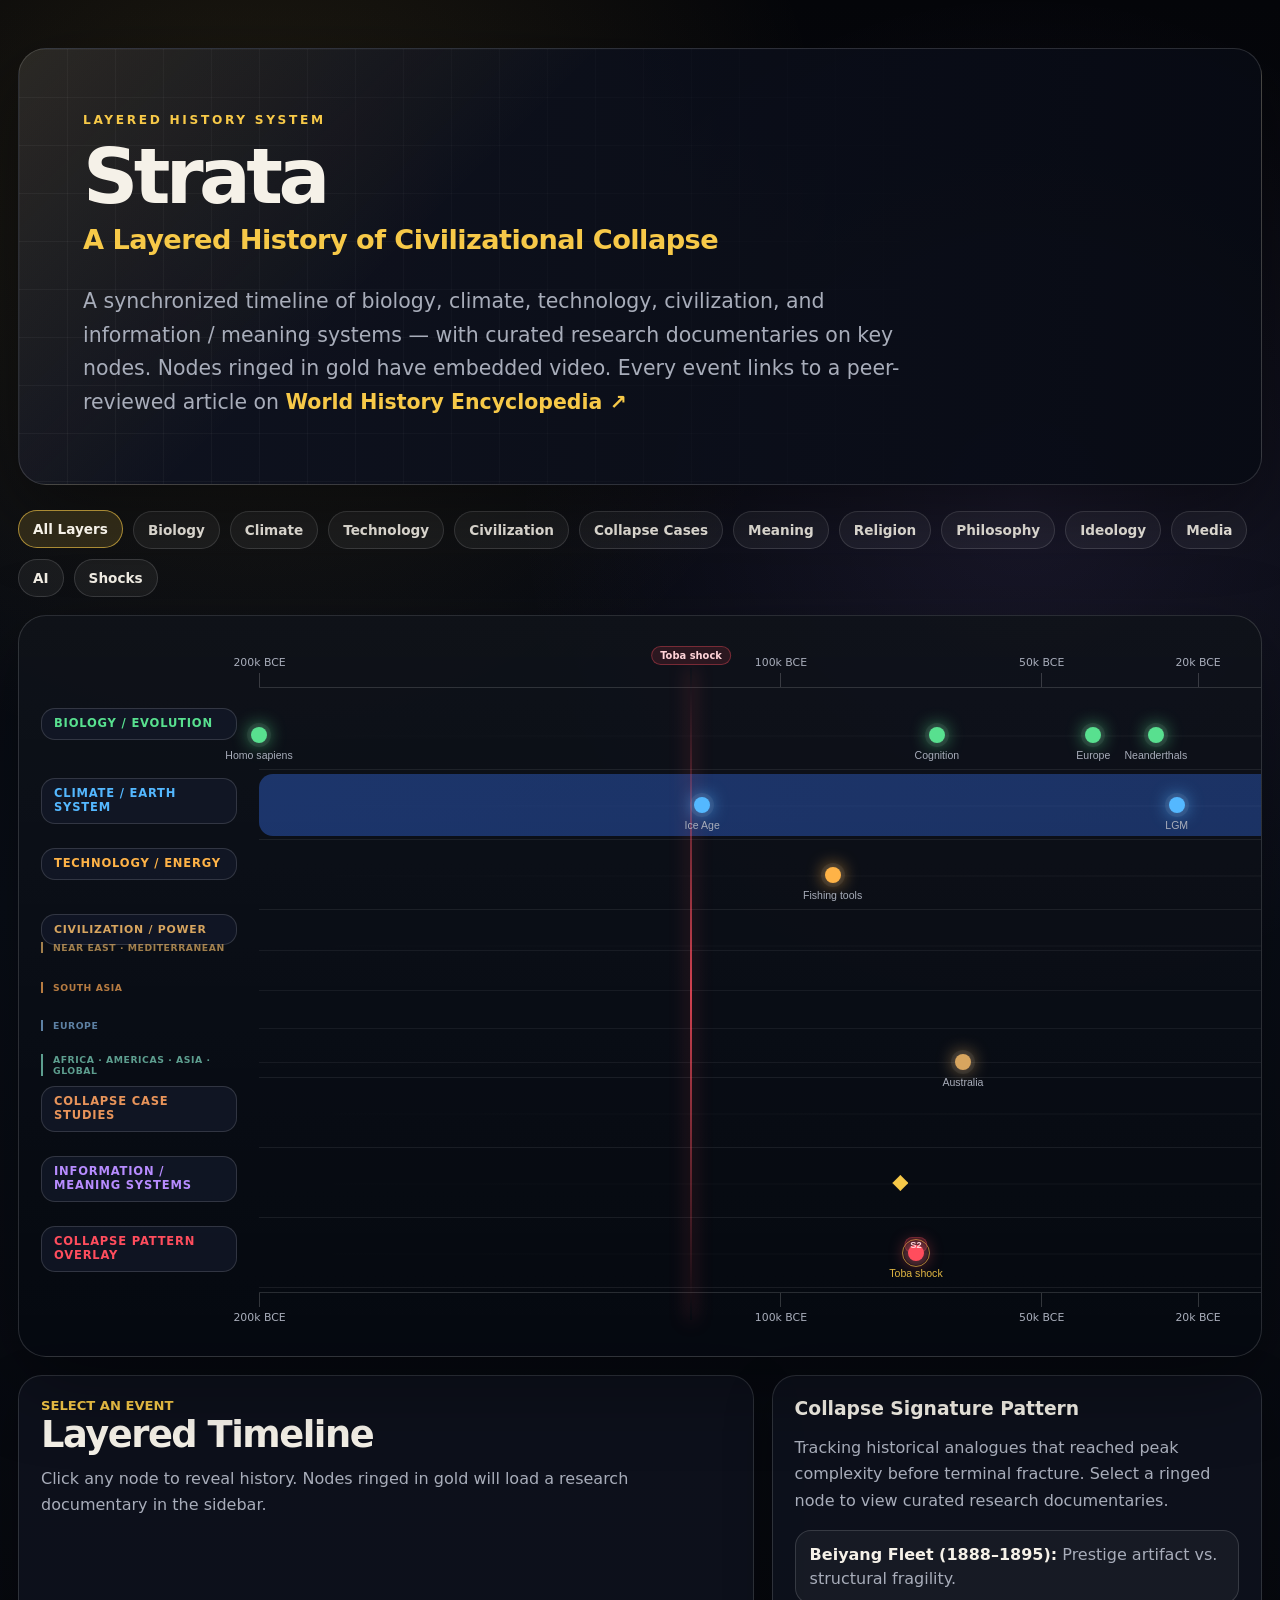
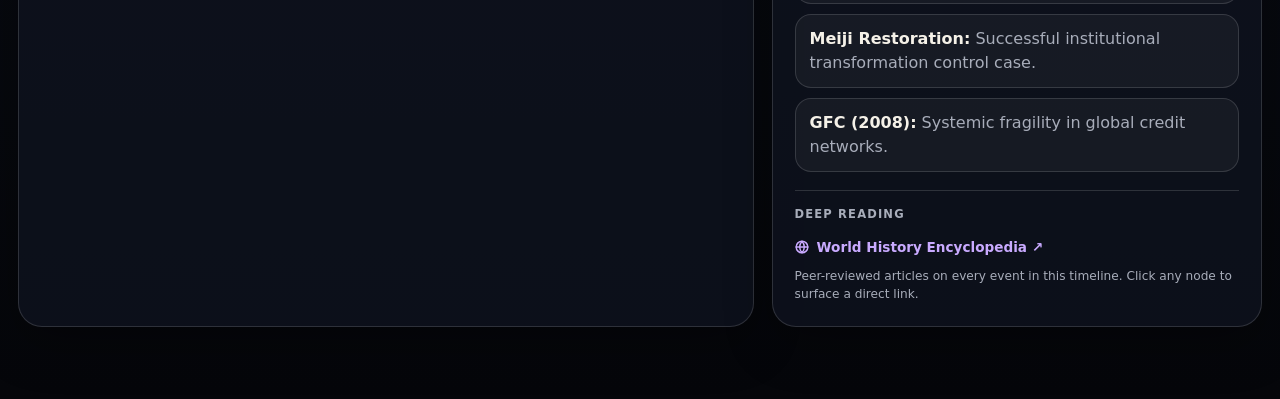
<file: YTlinks.html>
<!DOCTYPE html>
<html lang="en">
<head>
<meta charset="UTF-8" />
<meta name="viewport" content="width=device-width, initial-scale=1.0" />
<title>Strata: A Layered History of Civilizational Collapse</title>
<style>
:root {
  --bg: #07090f;
  --panel: rgba(14, 18, 30, 0.86);
  --panel-soft: rgba(20, 26, 42, 0.72);
  --line: rgba(255, 255, 255, 0.14);
  --text: #f5f1e8;
  --muted: #a8adba;
  --gold: #f7c948;
  --biology: #58e08f;
  --climate: #54b8ff;
  --tech: #ffb347;
  --civilization: #d7a55f;
  --information: #b78cff;
  --shock: #ff4d5d;
  --religion: #f7c948;
  --philosophy: #6ee7ff;
  --ideology: #ff6b6b;
  --media: #b78cff;
  --ai: #7cffc4;
  --warm: #ff8a4c;
  --cold: #3977ff;
  --collapse-case: #e8945a;
}

* { box-sizing: border-box; }

body {
  margin: 0;
  font-family: Inter, ui-sans-serif, system-ui, -apple-system, BlinkMacSystemFont, "Segoe UI", sans-serif;
  background:
    radial-gradient(circle at 20% 10%, rgba(247, 201, 72, 0.11), transparent 28%),
    radial-gradient(circle at 80% 25%, rgba(183, 140, 255, 0.10), transparent 28%),
    linear-gradient(180deg, #05060a 0%, #090d16 45%, #05060a 100%);
  color: var(--text);
  min-height: 100vh;
}

.timeline-page {
  width: min(1520px, 100%);
  margin: 0 auto;
  padding: 48px 18px 72px;
}

.hero {
  position: relative;
  overflow: hidden;
  border: 1px solid var(--line);
  border-radius: 28px;
  padding: clamp(28px, 5vw, 64px);
  background:
    linear-gradient(135deg, rgba(247, 201, 72, 0.12), transparent 35%),
    linear-gradient(90deg, rgba(15, 19, 33, 0.92), rgba(8, 11, 20, 0.92));
  box-shadow: 0 26px 80px rgba(0, 0, 0, 0.42);
}

.hero::before {
  content: "";
  position: absolute; inset: 0;
  background-image:
    linear-gradient(rgba(255,255,255,0.045) 1px, transparent 1px),
    linear-gradient(90deg, rgba(255,255,255,0.045) 1px, transparent 1px);
  background-size: 48px 48px;
  mask-image: linear-gradient(90deg, black, transparent 82%);
  pointer-events: none;
}

.eyebrow {
  position: relative; z-index: 1;
  margin: 0 0 14px;
  color: var(--gold);
  letter-spacing: 0.22em;
  text-transform: uppercase;
  font-size: 0.76rem;
  font-weight: 800;
}

h1 {
  position: relative; z-index: 1;
  margin: 0;
  max-width: 1000px;
  font-size: clamp(2.2rem, 6vw, 5.2rem);
  line-height: 0.95;
  letter-spacing: -0.06em;
}

.hero p:not(.eyebrow) {
  position: relative; z-index: 1;
  max-width: 860px;
  margin: 22px 0 0;
  color: var(--muted);
  font-size: clamp(1rem, 2vw, 1.28rem);
  line-height: 1.65;
}

.controls {
  display: flex;
  flex-wrap: wrap;
  gap: 10px;
  align-items: center;
  margin: 26px 0 18px;
}

.filter-button {
  appearance: none;
  border: 1px solid var(--line);
  color: var(--text);
  background: rgba(255, 255, 255, 0.055);
  border-radius: 999px;
  padding: 10px 14px;
  cursor: pointer;
  font-weight: 700;
  font-size: 0.85rem;
  font-family: inherit;
  transition: 160ms ease;
}

.filter-button:hover,
.filter-button.active {
  transform: translateY(-1px);
  border-color: rgba(247, 201, 72, 0.62);
  background: rgba(247, 201, 72, 0.14);
}

.timeline-shell {
  position: relative;
  margin-top: 18px;
  border: 1px solid var(--line);
  border-radius: 28px;
  overflow-x: auto;
  overflow-y: hidden;
  background:
    linear-gradient(180deg, rgba(255,255,255,0.035), transparent),
    rgba(6, 9, 17, 0.9);
  box-shadow: 0 26px 80px rgba(0, 0, 0, 0.35);
}

.timeline {
  position: relative;
  min-width: 12000px;
  padding: 20px 28px 28px 240px;
}

.time-axis {
  position: relative;
  height: 52px;
  border-bottom: 1px solid var(--line);
  margin-bottom: 12px;
}

.time-axis-bottom {
  position: relative;
  height: 36px;
  border-top: 1px solid var(--line);
  margin-top: 4px;
}

.tick {
  position: absolute;
  bottom: 0;
  width: 1px;
  height: 14px;
  background: rgba(255,255,255,0.18);
}

.tick span {
  position: absolute;
  bottom: 18px;
  left: 50%;
  transform: translateX(-50%);
  color: var(--muted);
  font-size: 0.68rem;
  white-space: nowrap;
}

.tick-bottom {
  position: absolute;
  top: 0;
  width: 1px;
  height: 14px;
  background: rgba(255,255,255,0.18);
}

.tick-bottom span {
  position: absolute;
  top: 18px;
  left: 50%;
  transform: translateX(-50%);
  color: var(--muted);
  font-size: 0.68rem;
  white-space: nowrap;
}

.layer {
  position: relative;
  height: 70px;
  border-bottom: 1px solid rgba(255, 255, 255, 0.075);
}

.layer:last-child { border-bottom: 0; }

.layer-label {
  position: absolute;
  left: -218px;
  top: 8px;
  width: 196px;
  padding: 8px 12px;
  border-radius: 14px;
  background: var(--panel-soft);
  border: 1px solid var(--line);
  font-weight: 900;
  font-size: 0.72rem;
  letter-spacing: 0.07em;
  text-transform: uppercase;
  line-height: 1.2;
}

.layer-line {
  position: absolute;
  left: 0; right: 0;
  top: 35px;
  height: 2px;
  background: linear-gradient(90deg, transparent, rgba(255,255,255,0.16), transparent);
}

.climate-band {
  position: absolute;
  left: 0; right: 0;
  top: 4px;
  height: 62px;
  border-radius: 14px;
  opacity: 0.36;
  background: linear-gradient(90deg,
    var(--cold) 0%, #3168d9 18%, #4d9aff 34%,
    #ffc45a 55%, var(--warm) 72%, #d24b39 100%);
}

.shock-line {
  position: absolute;
  top: 52px;
  bottom: 36px;
  width: 2px;
  transform: translateX(-50%);
  background: linear-gradient(180deg, transparent, rgba(255, 77, 93, 0.82), transparent);
  box-shadow: 0 0 18px rgba(255, 77, 93, 0.7);
  z-index: 3;
  pointer-events: none;
}

.shock-line::before {
  content: attr(data-label);
  position: absolute;
  top: -22px;
  left: 50%;
  transform: translateX(-50%);
  color: #ffd3d8;
  background: rgba(255, 77, 93, 0.12);
  border: 1px solid rgba(255, 77, 93, 0.36);
  border-radius: 999px;
  padding: 3px 8px;
  font-size: 0.62rem;
  white-space: nowrap;
  font-weight: 700;
}

.event-node {
  --node-color: var(--gold);
  position: absolute;
  transform: translate(-50%, -50%);
  width: 16px;
  height: 16px;
  border: 0;
  padding: 0;
  border-radius: 50%;
  background: var(--node-color);
  box-shadow: 0 0 0 4px rgba(255,255,255,0.06), 0 0 18px var(--node-color);
  cursor: pointer;
  transition: transform 160ms ease, opacity 160ms ease;
  z-index: 6;
}

.event-node:hover,
.event-node.selected {
  transform: translate(-50%, -50%) scale(1.45);
  z-index: 20;
}

.event-node.dimmed { opacity: 0.14; }

/* Diamond shape for information / meaning layer nodes */
.meaning-node {
  clip-path: polygon(50% 0%, 100% 50%, 50% 100%, 0% 50%);
  border-radius: 0;
}

/* Gold ring on nodes that have a YouTube video */
.has-video::before {
  content: "";
  position: absolute;
  inset: -6px;
  border-radius: 50%;
  border: 1.5px solid rgba(247, 201, 72, 0.6);
  pointer-events: none;
}
.meaning-node.has-video::before { border-radius: 50%; }

.event-node::after {
  content: attr(data-short);
  position: absolute;
  left: 50%;
  top: 22px;
  transform: translateX(-50%);
  width: max-content;
  max-width: 170px;
  color: var(--muted);
  font-size: 0.66rem;
  text-align: center;
  pointer-events: none;
}

.collapse-score {
  position: absolute;
  bottom: 8px;
  left: 50%;
  transform: translateX(-50%);
  color: #ffd3d8;
  font-size: 0.58rem;
  font-weight: 900;
  background: rgba(255,77,93,0.18);
  border: 1px solid rgba(255,77,93,0.25);
  border-radius: 999px;
  padding: 2px 5px;
  pointer-events: none;
}

.detail-panel {
  margin-top: 18px;
  display: grid;
  grid-template-columns: 1.2fr 0.8fr;
  gap: 18px;
}

.card {
  border: 1px solid var(--line);
  border-radius: 24px;
  padding: 22px;
  background: var(--panel);
  box-shadow: 0 18px 48px rgba(0, 0, 0, 0.28);
}

.card h2, .card h3 { margin: 0 0 10px; }

/* 16:9 responsive video embed */
.video-wrapper {
  position: relative;
  padding-bottom: 56.25%;
  height: 0;
  overflow: hidden;
  border-radius: 16px;
  background: #000;
  margin-bottom: 14px;
}

.video-wrapper iframe {
  position: absolute;
  top: 0; left: 0;
  width: 100%; height: 100%;
  border: 0;
}

.video-title {
  font-size: 0.82rem;
  color: var(--muted);
  line-height: 1.45;
  margin-bottom: 4px;
}

.video-hint {
  font-size: 0.72rem;
  color: var(--muted);
  opacity: 0.6;
  font-style: italic;
}

.event-date { color: var(--gold); font-weight: 900; text-transform: uppercase; font-size: 0.82rem; }

.whe-link {
  display: inline-flex;
  align-items: center;
  gap: 7px;
  margin-top: 16px;
  padding: 9px 14px;
  border-radius: 12px;
  background: rgba(183, 140, 255, 0.1);
  border: 1px solid rgba(183, 140, 255, 0.35);
  color: #c9aaff;
  text-decoration: none;
  font-size: 0.83rem;
  font-weight: 600;
  transition: 160ms ease;
  line-height: 1;
}
.whe-link:hover {
  background: rgba(183, 140, 255, 0.2);
  border-color: rgba(183, 140, 255, 0.65);
  transform: translateY(-1px);
}
.whe-link svg { flex-shrink: 0; opacity: 0.8; }
.event-title { margin: 8px 0 10px; font-size: clamp(1.45rem, 3vw, 2.3rem); letter-spacing: -0.04em; }
.event-description { color: var(--muted); line-height: 1.65; margin: 0; }
.tags { display: flex; flex-wrap: wrap; gap: 8px; margin-top: 16px; }
.tag { font-size: 0.72rem; font-weight: 900; border-radius: 999px; padding: 7px 10px; border: 1px solid var(--line); background: rgba(255,255,255,0.055); color: var(--muted); }
.system-list { list-style: none; padding: 0; display: grid; gap: 10px; margin-top: 14px; }
.system-list li { padding: 12px 14px; border-radius: 16px; border: 1px solid var(--line); background: rgba(255,255,255,0.045); color: var(--muted); line-height: 1.5; }
.system-list strong { color: var(--text); }
.note { color: var(--muted); line-height: 1.65; }

/* Video indicator badge on node labels */
.event-node.has-video::after {
  color: var(--gold);
  opacity: 0.9;
}

@media (max-width: 860px) {
  .detail-panel { grid-template-columns: 1fr; }
  .timeline { min-width: 9600px; padding-left: 188px; }
  .layer-label { left: -166px; width: 148px; font-size: 0.62rem; }
}


/* Keep the civilization main label at top of expanded row */
.layer[data-layer="civilization"] > .layer-label {
  top: 4px;
  font-size: 0.68rem;
}

/* ─── Civilization regional sub-rows ─────────────────────────── */
.layer[data-layer="civilization"] {
  height: 168px;
}
.civ-subrow {
  position: absolute;
  left: 0; right: 0;
  height: 1px;
  background: rgba(255,255,255,0.06);
  pointer-events: none;
}
.civ-sublabel {
  position: absolute;
  left: -218px;
  width: 196px;
  font-size: 0.58rem;
  font-weight: 700;
  letter-spacing: 0.06em;
  text-transform: uppercase;
  opacity: 0.75;
  pointer-events: none;
  padding-left: 10px;
  border-left: 2px solid currentColor;
}

</style>
</head>
<body>
<main class="timeline-page">

<section class="hero">
  <p class="eyebrow">Layered History System</p>
  <h1>Strata</h1>
  <p style="position:relative;z-index:1;margin:4px 0 18px;font-size:clamp(1.1rem,2.4vw,1.7rem);letter-spacing:-0.02em;color:var(--gold);font-weight:700;">A Layered History of Civilizational Collapse</p>
  <p>A synchronized timeline of biology, climate, technology, civilization, and information / meaning systems — with curated research documentaries on key nodes. Nodes ringed in gold have embedded video. Every event links to a peer-reviewed article on <a href="https://www.worldhistory.org" target="_blank" rel="noopener" style="color:var(--gold);text-decoration:none;font-weight:600;">World History Encyclopedia ↗</a></p>
</section>

<section class="controls" aria-label="Timeline filters">
  <button class="filter-button active" data-filter="all">All Layers</button>
  <button class="filter-button" data-filter="biology">Biology</button>
  <button class="filter-button" data-filter="climate">Climate</button>
  <button class="filter-button" data-filter="technology">Technology</button>
  <button class="filter-button" data-filter="civilization">Civilization</button>
  <button class="filter-button" data-filter="collapse-cases">Collapse Cases</button>
  <button class="filter-button" data-filter="information">Meaning</button>
  <button class="filter-button" data-filter="religion">Religion</button>
  <button class="filter-button" data-filter="philosophy">Philosophy</button>
  <button class="filter-button" data-filter="ideology">Ideology</button>
  <button class="filter-button" data-filter="media">Media</button>
  <button class="filter-button" data-filter="ai">AI</button>
  <button class="filter-button" data-filter="shock">Shocks</button>
</section>

<section class="timeline-shell" aria-label="Layered timeline visualization">
  <div class="timeline" id="timeline">
    <div class="time-axis" id="timeAxis"></div>
  </div>
</section>

<section class="detail-panel">
  <article class="card" id="detailCard">
    <div class="event-date">Select an event</div>
    <h2 class="event-title">Layered Timeline</h2>
    <p class="event-description">Click any node to reveal history. Nodes ringed in gold will load a research documentary in the sidebar.</p>
  </article>

  <aside class="card" id="sidebarCard">
    <div id="sidebarDefault">
      <h3>Collapse Signature Pattern</h3>
      <p class="note">Tracking historical analogues that reached peak complexity before terminal fracture. Select a ringed node to view curated research documentaries.</p>
      <ul class="system-list">
        <li><strong>Beiyang Fleet (1888–1895):</strong> Prestige artifact vs. structural fragility.</li>
        <li><strong>Meiji Restoration:</strong> Successful institutional transformation control case.</li>
        <li><strong>GFC (2008):</strong> Systemic fragility in global credit networks.</li>
      </ul>
      <div style="margin-top:18px;padding-top:16px;border-top:1px solid var(--line);">
        <p style="font-size:0.72rem;color:var(--muted);letter-spacing:0.1em;text-transform:uppercase;font-weight:700;margin:0 0 10px;">Deep Reading</p>
        <a href="https://www.worldhistory.org" target="_blank" rel="noopener"
           style="display:flex;align-items:center;gap:8px;color:#c9aaff;text-decoration:none;font-size:0.85rem;font-weight:600;padding:8px 0;">
          <svg width="14" height="14" viewBox="0 0 24 24" fill="none" stroke="currentColor" stroke-width="2.5" stroke-linecap="round" stroke-linejoin="round"><circle cx="12" cy="12" r="10"/><line x1="2" y1="12" x2="22" y2="12"/><path d="M12 2a15.3 15.3 0 0 1 4 10 15.3 15.3 0 0 1-4 10 15.3 15.3 0 0 1-4-10 15.3 15.3 0 0 1 4-10z"/></svg>
          World History Encyclopedia ↗
        </a>
        <p style="font-size:0.76rem;color:var(--muted);margin:4px 0 0;line-height:1.5;">Peer-reviewed articles on every event in this timeline. Click any node to surface a direct link.</p>
      </div>
    </div>
    <div id="sidebarVideo" style="display:none;"></div>
  </aside>
</section>

</main>

<script>
const layers = [
  { id: 'biology',        label: 'Biology / Evolution',          color: 'var(--biology)' },
  { id: 'climate',        label: 'Climate / Earth System',        color: 'var(--climate)' },
  { id: 'technology',     label: 'Technology / Energy',           color: 'var(--tech)' },
  { id: 'civilization',   label: 'Civilization / Power',          color: 'var(--civilization)' },
  { id: 'collapse-cases', label: 'Collapse Case Studies',         color: 'var(--collapse-case)' },
  { id: 'information',    label: 'Information / Meaning Systems', color: 'var(--information)' }
];

const subtypeColors = {
  religion:   'var(--religion)',
  philosophy: 'var(--philosophy)',
  ideology:   'var(--ideology)',
  media:      'var(--media)',
  ai:         'var(--ai)'
};

// youtubeId sources:
//   Original YTlinks.html  — collapse cases & shocks with videos
//   Gemini additions       — keyed to event titles below
const events = [
  // ─── BIOLOGY ─────────────────────────────────────────────────────────────
  { year: -200000, layer: 'biology', title: 'Emergence of Homo sapiens', short: 'Homo sapiens', date: 'c. 200,000 BCE', tags: ['Biology'], description: 'Anatomically modern humans emerge in Africa, eventually becoming the only surviving branch of the human family tree.',
    whe: 'https://www.worldhistory.org/Homo_Sapiens/' },
  { year: -70000,  layer: 'biology', title: 'Cognitive and Cultural Acceleration', short: 'Cognition', date: 'c. 70,000 BCE', tags: ['Biology', 'Information'], description: 'Symbolic thought, long-range planning, language complexity, and mythic imagination expand the human capacity for cooperation.',
    whe: 'https://www.worldhistory.org/Neanderthal/' },
  { year: -65000,  layer: 'civilization', title: 'Aboriginal Australian Culture Begins', short: 'Australia', date: 'c. 65,000–50,000 BCE', tags: ['Civilization', 'Meaning'], description: 'Humans reach Australia and establish one of the deepest continuous cultural traditions on Earth.',
    whe: 'https://www.worldhistory.org/Aboriginal_Australians/',
    region: 'global'},
  { year: -40000,  layer: 'biology', title: 'Modern Humans Reach Europe', short: 'Europe', date: 'c. 40,000 BCE', tags: ['Biology'], description: 'Homo sapiens expand into Europe and encounter remaining Neanderthal populations.',
    whe: 'https://www.worldhistory.org/Cro-Magnon/',
    region: 'global' },
  { year: -28000,  layer: 'biology', title: 'Neanderthals Disappear', short: 'Neanderthals', date: 'c. 28,000 BCE', tags: ['Biology'], description: 'Neanderthals vanish as a distinct population, though genetic traces survive in many modern humans.',
    whe: 'https://www.worldhistory.org/Neanderthal/' },
  { year: -15000,  layer: 'biology', title: 'Humans Reach the Americas', short: 'Americas', date: 'c. 15,000 BCE', tags: ['Biology', 'Civilization'], description: 'Modern humans spread into the Americas, adapting rapidly to new ecosystems and megafauna-rich landscapes.',
    whe: 'https://www.worldhistory.org/article/1008/peopling-of-the-americas/' },
  { year: -7000,   layer: 'biology', title: 'Lactose Persistence Mutation', short: 'Lactose tolerance', date: 'c. 7,000 BCE', tags: ['Biology'], description: 'A genetic mutation enabling adults to digest milk spreads through European and African pastoral populations — a striking example of recent human evolution co-driven by culture.' },

  // ─── CLIMATE ─────────────────────────────────────────────────────────────
  { year: -115000, layer: 'climate', title: 'Last Glacial Period', short: 'Ice Age', date: 'c. 115,000–11,700 BCE', tags: ['Climate'], description: 'Global cooling expands ice sheets, lowers sea levels, and reshapes migration routes, coastlines, and ecological pressure.',
    whe: 'https://www.worldhistory.org/Last_Glacial_Period/' },
  { year: -24000,  layer: 'climate', title: 'Last Glacial Maximum', short: 'LGM', date: 'c. 24,000–17,000 BCE', tags: ['Climate'], description: 'Ice sheets reach their greatest extent, locking up water, lowering sea levels, and altering human migration corridors.',
    whe: 'https://www.worldhistory.org/Last_Glacial_Maximum/' },
  { year: -12900,  layer: 'climate', title: 'Younger Dryas', short: 'Younger Dryas', date: 'c. 12,900–11,700 BCE', tags: ['Climate'], description: 'A sudden return to colder conditions interrupts post-glacial warming just before the Holocene.',
    whe: 'https://www.worldhistory.org/Younger_Dryas/' },
  { year: -11700,  layer: 'climate', youtubeId: 'DGWXzjKuL_o', title: 'Beginning of the Holocene', short: 'Holocene', date: 'c. 11,700 BCE', tags: ['Climate', 'Civilization'], description: 'The current interglacial period begins, bringing warmer temperatures, retreating ice sheets, rising seas, and new ecological opportunities.',
    whe: 'https://www.worldhistory.org/Holocene_Epoch/' },
  { year: 800,     layer: 'climate', title: 'Medieval Warm Period', short: 'Warm Period', date: 'c. 800–1200 CE', tags: ['Climate', 'Civilization'], description: 'Relatively stable warm conditions support agricultural expansion and population growth in parts of Europe and Asia.',
    whe: 'https://www.worldhistory.org/Medieval_Warm_Period/' },
  { year: 1600,    layer: 'climate', title: 'Little Ice Age Stress', short: 'Little Ice Age', date: 'c. 1500–1700 CE', tags: ['Climate', 'Civilization'], description: 'Cooler temperatures and agricultural instability contribute to social unrest, famine, migration, and political pressure in many regions.',
    whe: 'https://www.worldhistory.org/Little_Ice_Age/' },
  { year: 1997,    layer: 'climate', title: 'El Niño 1997–98 — Peak Climate Variability', short: 'El Niño 97', date: '1997–1998 CE', tags: ['Climate', 'Civilization'], description: 'The strongest El Niño event recorded to that point disrupts weather patterns globally, causing droughts, floods, and wildfires across Southeast Asia, Africa, and the Americas.',
    whe: 'https://www.worldhistory.org/El_Nino/' },

  // ─── TECHNOLOGY ──────────────────────────────────────────────────────────
  { year: -90000,  layer: 'technology', title: 'Specialized Fishing Tools', short: 'Fishing tools', date: 'c. 90,000 BCE', tags: ['Technology', 'Biology'], description: 'Modern humans develop specialized tools for fishing, expanding diet, mobility, and coastal survival strategies.' },
  { year: -10000,  layer: 'technology', youtubeId: 'gyQqodlfLiA', title: 'Neolithic Revolution', short: 'Agriculture', date: 'c. 10,000 BCE', tags: ['Technology', 'Civilization', 'Biology'], description: 'Agriculture transforms small nomadic bands into settlements, food surpluses, population growth, and social hierarchy.',
    whe: 'https://www.worldhistory.org/Neolithic_Revolution/' },
  { year: -3500,   layer: 'technology', title: 'Wheel Invented', short: 'Wheel', date: 'c. 3500–3000 BCE', tags: ['Technology'], description: 'The wheel transforms transport, craft production, trade, warfare, and mechanical thinking.',
    whe: 'https://www.worldhistory.org/Wheel/' },
  { year: -1400,   layer: 'technology', title: 'Early Iron Tools and Weapons', short: 'Iron', date: 'c. 1400 BCE', tags: ['Technology'], description: 'Iron technology begins to develop in the Near East before later becoming widespread after the Bronze Age collapse.',
    whe: 'https://www.worldhistory.org/Iron_Age/' },
  { year: 960,     layer: 'technology', title: 'Song Dynasty Innovation Surge', short: 'Song tech', date: '960–1279 CE', tags: ['Civilization', 'Technology'], description: 'Song China drives major economic, technological, and urban development, including paper currency, printing, and proto-industrialization.' },
  { year: 1700,    layer: 'technology', youtubeId: 'fbt2zdiinHg', title: 'Industrial Revolution', short: 'Industry', date: 'c. 1700–1900 CE', tags: ['Technology', 'Civilization', 'Climate'], description: 'Mechanized production, fossil fuel energy, factories, railroads, and urbanization transform economies and begin large-scale anthropogenic climate impact.',
    whe: 'https://www.worldhistory.org/Industrial_Revolution/' },
  { year: 1712,    layer: 'technology', title: 'Newcomen Atmospheric Engine', short: 'Steam engine', date: '1712 CE', tags: ['Technology'], description: "Thomas Newcomen's atmospheric engine is the first practical steam engine, used to pump water from mines. The direct mechanical precursor to Watt's improved engine and the fossil-fuel energy transition that defines the Industrial Revolution." },
  { year: 1800,    layer: 'technology', title: 'Voltaic Pile — First Electric Battery', short: 'Voltaic pile', date: '1800 CE', tags: ['Technology'], description: "Alessandro Volta's voltaic pile produces the first steady electric current, opening the door to electrochemistry, electromagnetism, and eventually the electrical grid." },
  { year: 1885,    layer: 'technology', title: 'Internal Combustion Engine', short: 'ICE', date: 'c. 1885 CE', tags: ['Technology', 'Climate'], description: 'Benz and Daimler develop practical gasoline-powered engines in the 1880s, launching the automobile age and reshaping geopolitics and atmospheric carbon loading.',
    whe: 'https://www.worldhistory.org/Newcomen_Steam_Engine/' },
  { year: 1947,    layer: 'technology', youtubeId: 'CdjsdGmAQdk', title: 'Transistor Invented', short: 'Transistor', date: '1947 CE', tags: ['Technology'], description: 'Bell Labs engineers invent the transistor, the foundational switching element of all modern computing and communications. The transistor makes the digital revolution, the internet, and AI systems architecturally possible.',
    whe: 'https://www.worldhistory.org/Transistor/' },
  { year: 1970,    layer: 'technology', title: 'Digital Revolution Begins', short: 'Digital', date: 'c. 1970–2000 CE', tags: ['Technology', 'Information'], description: 'Computers, networks, software, and early internet systems begin shifting civilization into a digital operating environment.',
    whe: 'https://www.worldhistory.org/Digital_Revolution/' },

  // ─── CIVILIZATION ────────────────────────────────────────────────────────
  { year: -9600,   layer: 'civilization', youtubeId: 'xEikuydGsQU', title: 'Göbekli Tepe', short: 'Göbekli Tepe', date: 'c. 9600 BCE', tags: ['Civilization', 'Religion'], description: 'Monumental ritual architecture appears before full agricultural urban civilization, suggesting belief and social organization helped drive settlement.',
    whe: 'https://www.worldhistory.org/Gobekli_Tepe/',
    region: 'near-east'},
  { year: -8000,   layer: 'civilization', title: 'Çatalhöyük', short: 'Çatalhöyük', date: 'c. 8000 BCE', tags: ['Civilization'], description: "One of the world's earliest known dense urban settlements appears in Anatolia.",
    region: 'near-east'},

  // ─── MEHRGARH ─────────────────────────────────────────────────────────────
  // Three-phase entry: the earliest known farming settlement in South Asia,
  // predating the Indus Valley cities by over four millennia. Sits on the
  // Kachi plain of modern Balochistan; the direct demographic ancestor of
  // the Indus Civilisation. Crucial for the layered timeline because it
  // shows farming, craft production, and proto-urbanism developing
  // independently and sequentially in South Asia.

  { year: -7000, layer: 'civilization', title: 'Mehrgarh Period I — Aceramic Neolithic', short: 'Mehrgarh I', date: 'c. 7000–5500 BCE',
    tags: ['Civilization', 'Technology', 'Biology'],
    description: 'On the Kachi plain of modern Balochistan, farming and herding begin without pottery — one of the earliest Neolithic transitions outside the Fertile Crescent. Mud-brick houses appear, wheat and barley are cultivated, goats and cattle herded. Burials with grave goods suggest emerging ritual life. Mehrgarh Period I is the South Asian parallel to Çatalhöyük: sedentary complexity arising independently, millennia before the Indus cities.',
    whe: 'https://www.worldhistory.org/Mehrgarh/',
    region: 'south-asia'},

  { year: -5500, layer: 'civilization', title: 'Mehrgarh Period II–III — Pottery and Copper', short: 'Mehrgarh II–III', date: 'c. 5500–3500 BCE',
    tags: ['Civilization', 'Technology'],
    description: 'Pottery appears at Mehrgarh alongside the first copper tools — a convergence of information storage (decorated vessels encode cultural identity) and metallurgical technology. Large-scale craft production emerges, with evidence of specialist workshops and long-distance trade in lapis lazuli and shell. The settlement grows substantially, prefiguring the dense craft economies of the later Indus cities.',
    whe: 'https://www.worldhistory.org/Mehrgarh/',
    region: 'south-asia' },

  { year: -3500, layer: 'civilization', title: 'Mehrgarh Period IV–VII — Proto-Urban Decline', short: 'Mehrgarh IV–VII', date: 'c. 3500–2500 BCE',
    tags: ['Civilization', 'Technology'],
    description: 'Mehrgarh reaches its most complex phase — increasing urbanization, sophisticated craft production, standardized weights — before populations begin shifting eastward into the Indus River basin. By c. 2600 BCE Mehrgarh is largely abandoned as Mohenjo-daro and Harappa rise. The site\'s demographic trajectory is one of history\'s clearest examples of civilizational center-of-gravity migration: the settlement pattern moves, the knowledge base transfers, the cities scale.',
    whe: 'https://www.worldhistory.org/Mehrgarh/',
    region: 'south-asia' ,
    region: 'south-asia'},

  { year: -3500,   layer: 'civilization', title: 'Uruk and Sumerian City-States', short: 'Uruk', date: 'c. 3500 BCE', tags: ['Civilization', 'Technology'], description: 'Urbanism, temple economies, bureaucracy, and city-state power emerge in southern Mesopotamia.',
    whe: 'https://www.worldhistory.org/Catalhoyuk/',
    region: 'near-east'},
  { year: -2600,   layer: 'civilization', title: 'Indus Valley Civilization', short: 'Indus', date: 'c. 2600 BCE', tags: ['Civilization'], description: 'Urban civilization emerges in present-day Pakistan and India, with planned cities, trade, craft specialization, and undeciphered script.',
    whe: 'https://www.worldhistory.org/Indus_Valley_Civilization/',
    region: 'south-asia'},
  { year: -2300,   layer: 'civilization', title: 'Akkadian Empire', short: 'Akkad', date: 'c. 2300 BCE', tags: ['Civilization'], description: 'Akkad becomes one of the earliest known empires, consolidating power across Mesopotamia.',
    whe: 'https://www.worldhistory.org/Akkadian_Empire/',
    region: 'near-east'},
  { year: -1500,   layer: 'civilization', title: 'Phoenician Maritime Civilization', short: 'Phoenicians', date: 'c. 1500–300 BCE', tags: ['Civilization', 'Information'], description: 'Levantine maritime traders build networks across the Mediterranean and help spread alphabetic writing.',
    whe: 'https://www.worldhistory.org/Phoenicia/',
    region: 'near-east'},
  { year: -1250,   layer: 'civilization', title: 'Traditional Start of the Trojan War', short: 'Trojan War', date: 'c. 1250 BCE', tags: ['Civilization', 'Meaning'], description: 'Traditional dating places the Trojan War in the Late Bronze Age, near the period of broader eastern Mediterranean instability.',
    whe: 'https://www.worldhistory.org/Trojan_War/',
    region: 'near-east'},
  { year: -509,    layer: 'civilization', title: 'Roman Republic Established', short: 'Rome', date: '509 BCE', tags: ['Civilization', 'Ideology'], description: "Rome establishes a republican system that later becomes the foundation for one of history's most influential empires." ,
    region: 'near-east'},
  { year: -322,    layer: 'civilization', title: 'Maurya Empire', short: 'Maurya', date: '322–185 BCE', tags: ['Civilization', 'Religion'], description: 'The Maurya Empire unifies much of India and spreads Buddhism under Ashoka.',
    whe: 'https://www.worldhistory.org/Roman_Republic/',
    region: 'south-asia'},
  { year: 27,      layer: 'civilization', youtubeId: 'zKZjlIhitRI', title: 'Roman Empire', short: 'Roman Empire', date: '27 BCE–476 CE', tags: ['Civilization', 'Technology', 'Information'], description: 'Rome dominates the Mediterranean, establishing infrastructure, law, governance, and trade networks that unify vast regions.',
    whe: 'https://www.worldhistory.org/Roman_Empire/',
    region: 'near-east'},
  { year: 900,     layer: 'civilization', youtubeId: 'YgRPqFSxPd8', title: 'Feudal Systems Dominate Europe', short: 'Feudalism', date: 'c. 800–1300 CE', tags: ['Civilization'], description: 'European society becomes organized around land ownership, military obligation, aristocratic power, and decentralized governance.',
    whe: 'https://www.worldhistory.org/Feudalism/',
    region: 'europe'},
  { year: 1050,    layer: 'civilization', title: 'Khmer Empire — Angkor at Peak', short: 'Khmer', date: 'c. 800–1431 CE', tags: ['Civilization'], description: 'The Khmer Empire constructs Angkor Wat and the largest pre-industrial urban complex in the world, sustained by a sophisticated hydraulic network.',
    whe: 'https://www.worldhistory.org/Khmer_Empire/',
    region: 'global'},
  { year: 1235,    layer: 'civilization', title: 'Mali Empire — West African Apogee', short: 'Mali Empire', date: 'c. 1235–1450 CE', tags: ['Civilization'], description: "The Mali Empire unifies much of West Africa under Mansa Musa, controlling trans-Saharan gold and salt trade — one of the medieval world's most advanced civilizations." ,
    region: 'global'},
  { year: 1400,    layer: 'civilization', title: 'Age of Exploration', short: 'Exploration', date: 'c. 1400–1700 CE', tags: ['Civilization', 'Technology'], description: 'European maritime expansion connects the Americas, Europe, Africa, and Asia into a single global trade system.',
    whe: 'https://www.worldhistory.org/Mali_Empire/',
    region: 'europe'},
  { year: 1428,    layer: 'civilization', title: 'Aztec Empire — Triple Alliance', short: 'Aztec Empire', date: 'c. 1428–1521 CE', tags: ['Civilization'], description: 'The Triple Alliance founds the Aztec Empire with Tenochtitlán as its capital — a city larger than any in contemporary Europe, built on an island in Lake Texcoco.',
    whe: 'https://www.worldhistory.org/Aztec_Empire/',
    region: 'global'},
  { year: 1848,    layer: 'civilization', title: 'Revolutions of 1848 — European Liberal Wave', short: '1848 Revolutions', date: '1848 CE', tags: ['Civilization', 'Ideology'], description: 'A revolutionary wave sweeps France, Germany, Austria, Hungary, and Italy, driven by nationalism, liberalism, and economic stress.',
    whe: 'https://www.worldhistory.org/Revolutions_of_1848/',
    region: 'europe'},
  { year: 1871,    layer: 'civilization', title: 'Unification of Germany', short: 'German Unity', date: '1871 CE', tags: ['Civilization', 'Ideology'], description: "Bismarck's Prussia defeats France and unifies the German states into the German Empire, dramatically reshaping the European balance of power." ,
    region: 'europe'},
  { year: 1884,    layer: 'civilization', title: 'Berlin Conference — Scramble for Africa', short: 'Berlin Conf.', date: '1884–1885 CE', tags: ['Civilization', 'Ideology'], description: 'European powers divide Africa among themselves at the Berlin Conference, formalizing colonial partition and establishing administrative borders that persist today.',
    whe: 'https://www.worldhistory.org/Unification_of_Germany/',
    region: 'europe'},
  { year: 1945,    layer: 'civilization', title: 'Postwar Global Order', short: 'UN / IMF', date: '1945 CE', tags: ['Civilization', 'Information'], description: 'International institutions such as the United Nations, IMF, and World Bank emerge to stabilize the postwar system.',
    whe: 'https://www.worldhistory.org/United_Nations/',
    region: 'global'},
  { year: 2000,    layer: 'civilization', title: 'Peak Globalization', short: 'Globalization', date: 'c. 2000 CE–Present', tags: ['Civilization', 'Technology', 'Information'], description: 'Global trade, digital connectivity, financial integration, and supply chains create the most interconnected human system yet.',
    whe: 'https://www.worldhistory.org/Globalization/',
    region: 'global'},

  // ─── COLLAPSE CASE STUDIES (with YouTube IDs from YTlinks) ───────────────
  { year: 618,  layer: 'collapse-cases', title: 'Tang Dynasty — Palace-Administrative State', short: 'Tang Founded', date: '618 CE', tags: ['Civilization', 'Collapse-Case', 'China'], description: 'The Tang Dynasty establishes a centralized bureaucratic state built on examination systems, equal-field land distribution, and tributary grain networks.',
    whe: 'https://www.worldhistory.org/Tang_Dynasty/',
    region: 'near-east' },
  { year: 755,  layer: 'collapse-cases', youtubeId: 'NcajdicoJV0', title: 'An Lushan Rebellion — Distributed Authority Fracture', short: 'An Lushan', date: '755 CE', collapseScore: 3, tags: ['Civilization', 'Shock', 'Collapse-Case', 'China'], description: 'Regional military governors gain autonomous power the center cannot reclaim. The empire survives but its integrative capacity is permanently degraded — a canonical failed-rising signature.',
    whe: 'https://www.worldhistory.org/An_Lushan_Rebellion/' },
  { year: 875,  layer: 'collapse-cases', title: 'Huang Chao Rebellion — Late Tang Terminal Phase', short: 'Huang Chao', date: '875–884 CE', collapseScore: 4, tags: ['Civilization', 'Shock', 'Collapse-Case', 'China'], description: 'Fiscal collapse, warlordism, and legitimacy failure converge. Used as the structural model for rapid capital-web legitimacy collapse.',
    whe: 'https://www.worldhistory.org/Huang_Chao_Rebellion/' },
  { year: 907,  layer: 'collapse-cases', title: 'Fall of Tang Dynasty — Five Dynasties Period', short: 'Tang Falls', date: '907 CE', collapseScore: 4, tags: ['Civilization', 'Collapse-Case', 'China'], description: 'The Tang Dynasty collapses after nearly three centuries, giving way to the Five Dynasties and Ten Kingdoms fragmentation period.',
    whe: 'https://www.worldhistory.org/Five_Dynasties_and_Ten_Kingdoms/' },
  { year: 1127, layer: 'collapse-cases', youtubeId: 'JHNCBpanXJY', title: 'Northern Song Collapse — Jurchen Jin Invasion', short: 'Song Collapse', date: '1127 CE', collapseScore: 3, tags: ['Civilization', 'Shock', 'Collapse-Case', 'China'], description: 'The Jurchen Jin dynasty destroys Northern Song — but the Southern Song survives another 150 years. A quasi-experimental resilience case in the methodology.',
    whe: 'https://www.worldhistory.org/Song_Dynasty/' },
  { year: 1532, layer: 'collapse-cases', title: 'Fall of the Inca Empire — Conquest and Collapse', short: 'Inca Falls', date: '1532–1572 CE', collapseScore: 4, tags: ['Civilization', 'Shock', 'Collapse-Case', 'Americas'], description: 'Spanish conquistadors under Pizarro exploit Inca civil war and introduce epidemic disease, collapsing the largest empire in the pre-Columbian Americas within decades.',
    whe: 'https://www.worldhistory.org/Inca_Empire/' },
  { year: 1603, layer: 'collapse-cases', title: 'Tokugawa Shogunate — Controlled Isolation System', short: 'Tokugawa', date: '1603–1868 CE', tags: ['Civilization', 'Collapse-Case', 'Japan'], description: 'Tokugawa Japan achieves internal stability through controlled isolation (sakoku), deliberately suppressing foreign technology diffusion.',
    whe: 'https://www.worldhistory.org/Tokugawa_Shogunate/' },
  { year: 1850, layer: 'collapse-cases', title: 'Taiping Rebellion — Qing Structural Stress', short: 'Taiping', date: '1850–1864 CE', collapseScore: 3, tags: ['Civilization', 'Shock', 'Collapse-Case', 'China'], description: 'The Taiping Rebellion kills an estimated 20–30 million and nearly destroys Qing authority, creating dependency on semi-autonomous military power.',
    whe: 'https://www.worldhistory.org/Taiping_Rebellion/' },
  { year: 1853, layer: 'collapse-cases', title: "Black Ships — Tokugawa Legitimacy Crisis", short: 'Black Ships', date: '1853 CE', collapseScore: 2, tags: ['Civilization', 'Technology', 'Shock', 'Collapse-Case', 'Japan'], description: "Commodore Perry's steam-powered warships demonstrate that Tokugawa isolation has produced a fatal technology gap, triggering a legitimacy crisis." },
  { year: 1861, layer: 'collapse-cases', title: 'Self-Strengthening Movement — Surface Modernization', short: 'Self-Strengthen', date: '1861–1895 CE', tags: ['Civilization', 'Technology', 'Collapse-Case', 'China'], description: 'The Qing Self-Strengthening Movement attempts to acquire Western military technology while preserving Confucian social order — producing the Beiyang Fleet as its prestige artifact.',
    whe: 'https://www.worldhistory.org/Self-Strengthening_Movement/' },
  { year: 1868, layer: 'collapse-cases', youtubeId: '5U_XfD8Y6gA', title: 'Meiji Restoration — Successful Transformation Control Case', short: 'Meiji', date: '1868 CE', tags: ['Civilization', 'Technology', 'Collapse-Case', 'Japan'], description: "Japan's Meiji Restoration achieves wholesale institutional transformation. Used as the quasi-experimental control case in the synthesis — same external shock as Qing China, different outcome." },
  { year: 1888, layer: 'collapse-cases', title: 'Beiyang Fleet Commissioned — Prestige Infrastructure Node', short: 'Beiyang Fleet', date: '1888 CE', tags: ['Technology', 'Civilization', 'Collapse-Case', 'China'], description: 'The Beiyang Fleet is commissioned as the flagship artifact of Qing modernization — a prestigious technological artifact at the symbolic center of a capital-web whose underlying infrastructure is structurally fragile.',
    whe: 'https://www.worldhistory.org/Meiji_Restoration/' },
  { year: 1895, layer: 'collapse-cases', youtubeId: 'V9XjB-xS9S8', title: 'Battle of the Yalu River — Beiyang Fleet Destroyed', short: 'Beiyang Lost', date: '1894–1895 CE', collapseScore: 4, tags: ['Civilization', 'Technology', 'Shock', 'Collapse-Case', 'China'], description: "Japan destroys the Beiyang Fleet at the Battle of the Yalu River, exposing the Self-Strengthening Movement as surface modernization. The empirical anchor of the research." },
  { year: 1908, layer: 'collapse-cases', title: "Young Turk Revolution — Failed Modernization Rising", short: 'Young Turks', date: '1908 CE', collapseScore: 2, tags: ['Civilization', 'Ideology', 'Collapse-Case', 'Ottoman'], description: 'The Committee of Union and Progress seizes power, attempting constitutional modernization of a declining empire. A failed-rising case.',
    whe: 'https://www.worldhistory.org/Battle_of_the_Yalu_River/' },
  { year: 1912, layer: 'collapse-cases', title: 'Fall of Qing Dynasty', short: 'Qing Falls', date: '1912 CE', collapseScore: 3, tags: ['Civilization', 'Collapse-Case', 'China'], description: 'The Qing Dynasty collapses after 268 years, ending imperial China.',
    whe: 'https://www.worldhistory.org/Qing_Dynasty/' },
  { year: 1918, layer: 'collapse-cases', youtubeId: 'ux4UGpIoluk', title: 'Habsburg Empire Dissolves', short: 'Habsburg End', date: '1918 CE', collapseScore: 3, tags: ['Civilization', 'Collapse-Case', 'Habsburg'], description: 'The Austro-Hungarian Empire dissolves after WWI, fragmenting into successor states along nationalist lines.',
    whe: 'https://www.worldhistory.org/Habsburg_Dynasty/' },
  { year: 1922, layer: 'collapse-cases', youtubeId: '3p_m-yMSuvM', title: 'Ottoman Empire Formally Ends', short: 'Ottoman End', date: '1922 CE', collapseScore: 3, tags: ['Civilization', 'Collapse-Case', 'Ottoman'], description: 'The Ottoman Empire formally dissolves. One of the primary long-cycle collapse cases in Stream Three, alongside Qing and Habsburg.',
    whe: 'https://www.worldhistory.org/Ottoman_Empire/' },
  { year: 1952, layer: 'collapse-cases', title: 'Egypt — Nasser Revolution / Resilience Case Study', short: 'Egypt Resilience', date: '1952 CE', tags: ['Civilization', 'Collapse-Case', 'Egypt'], description: 'Egypt is used in Stream Three as a resilience case: having absorbed colonial disruption, military defeats, and economic crises without full civilizational collapse.',
    whe: 'https://www.worldhistory.org/Gamal_Abdel_Nasser/' },
  { year: 1979, layer: 'collapse-cases', title: 'Iranian Revolution — Ideological Regime Collapse', short: 'Iran Revolution', date: '1979 CE', collapseScore: 3, tags: ['Civilization', 'Ideology', 'Collapse-Case', 'Iran'], description: "The Iranian Revolution overthrows the Pahlavi monarchy. A rare modern case of full regime-type transformation driven by ideological fracture rather than external military defeat." },
  { year: 1991, layer: 'collapse-cases', youtubeId: '8I-ZpT-97fE', title: 'Soviet Union Dissolves — Command System Collapse', short: 'Soviet End', date: '1991 CE', collapseScore: 3, tags: ['Civilization', 'Ideology', 'Collapse-Case', 'Soviet'], description: 'The Soviet Union dissolves after cascading legitimacy failures, economic breakdown, and ideological exhaustion.',
    whe: 'https://www.worldhistory.org/Soviet_Union/' },

  // ─── INFORMATION / MEANING SYSTEMS ───────────────────────────────────────
  { year: -77000,  layer: 'information', subtype: 'religion',   title: 'Early Symbolic Recording', short: 'Symbols', date: 'c. 77,000 BCE', tags: ['Information', 'Meaning', 'Proto-ritual'], description: 'Early symbolic marking suggests humans were storing meaning outside the body — a foundation for later ritual, myth, writing, and culture.',
    whe: 'https://www.worldhistory.org/article/562/prehistoric-cave-paintings/' },
  { year: -3200,   layer: 'information', subtype: 'religion',   title: 'Writing Systems and Temple Administration', short: 'Writing', date: 'c. 3200 BCE', tags: ['Information', 'Religion', 'Civilization'], description: 'Writing systems emerge in Egypt and Mesopotamia, allowing states and temples to store memory, taxes, law, myth, and power across generations.',
    whe: 'https://www.worldhistory.org/Cuneiform/' },
  { year: -1000,   layer: 'information', subtype: 'media',      title: 'Phoenician Alphabet Spreads', short: 'Alphabet', date: 'c. 1000 BCE', tags: ['Information', 'Media'], description: 'Alphabetic writing helps simplify literacy and influence Greek, Latin, Hebrew, Aramaic, and later writing traditions.',
    whe: 'https://www.worldhistory.org/Phoenician_Alphabet/' },
  { year: -800,    layer: 'information', subtype: 'philosophy',  title: 'Axial Age Begins', short: 'Axial Age', date: 'c. 800–200 BCE', tags: ['Information', 'Philosophy', 'Religion', 'Civilization'], description: 'Greek philosophy, Hebrew prophecy, Buddhism, Jainism, Confucianism, and Daoism reshape ethics, metaphysics, law, and human identity.',
    whe: 'https://www.worldhistory.org/Axial_Age/' },
  { year: -600,    layer: 'information', subtype: 'religion',   title: 'Buddhism Emerges', short: 'Buddha', date: 'c. 600 BCE', tags: ['Religion', 'Philosophy'], description: 'The teachings of Siddhartha Gautama establish Buddhism, focusing on suffering, impermanence, liberation, and disciplined consciousness.',
    whe: 'https://www.worldhistory.org/Buddhism/' },
  { year: -550,    layer: 'information', subtype: 'philosophy',  title: 'Confucian Ethics', short: 'Confucius', date: 'c. 551–479 BCE', tags: ['Philosophy', 'Civilization'], description: "Confucian thought links ethics, family order, education, and statecraft into one of history's most durable governance philosophies." },
  { year: -500,    layer: 'information', subtype: 'religion',   title: 'Hebrew Prophetic Monotheism', short: 'Prophets', date: 'c. 600–400 BCE', tags: ['Religion', 'Ethics'], description: 'Hebrew prophetic traditions develop ethical monotheism, covenantal identity, social-justice themes, and historical consciousness.',
    whe: 'https://www.worldhistory.org/Confucianism/' },
  { year: -400,    layer: 'information', subtype: 'philosophy',  title: 'Classical Greek Philosophy', short: 'Greek thought', date: 'c. 400 BCE', tags: ['Philosophy'], description: 'Socrates, Plato, and Aristotle formalize logic, metaphysics, political philosophy, ethics, and systematic inquiry.',
    whe: 'https://www.worldhistory.org/Greek_Philosophy/' },
  { year: -45,     layer: 'information', subtype: 'media',      title: 'Julian Calendar', short: 'Calendar', date: '45 BCE', tags: ['Information', 'Civilization'], description: 'Julius Caesar introduces the Julian calendar, standardizing Roman timekeeping and influencing later Western calendars.',
    whe: 'https://www.worldhistory.org/Julian_Calendar/' },
  { year: -4,      layer: 'information', subtype: 'religion',   title: 'Birth of Jesus of Nazareth', short: 'Jesus', date: 'c. 4 BCE', tags: ['Religion'], description: "The traditional historical dating of Jesus's birth becomes a central anchor for later Christian civilization and Western chronology." },
  { year: 100,     layer: 'information', subtype: 'religion',   title: 'Rise of Christianity', short: 'Christianity', date: '1st century CE', tags: ['Religion', 'Civilization'], description: 'Christianity rises from the teachings of Jesus and spreads through the Roman world as a new universal religious identity.',
    whe: 'https://www.worldhistory.org/Jesus_Christ/' },
  { year: 313,     layer: 'information', subtype: 'religion',   title: 'Edict of Milan', short: 'Milan', date: '313 CE', tags: ['Religion', 'Civilization'], description: 'Christianity is legalized in the Roman Empire, changing the relationship between belief, state power, and social legitimacy.',
    whe: 'https://www.worldhistory.org/Edict_of_Milan/' },
  { year: 325,     layer: 'information', subtype: 'religion',   title: 'Council of Nicaea', short: 'Nicaea', date: '325 CE', tags: ['Religion', 'Civilization'], description: 'Christian doctrine is standardized, showing how empires stabilize belief by defining orthodoxy.',
    whe: 'https://www.worldhistory.org/Council_of_Nicaea/' },
  { year: 380,     layer: 'information', subtype: 'religion',   title: 'Christianity Becomes Roman State Religion', short: 'State church', date: '380 CE', tags: ['Religion', 'Civilization'], description: 'Christianity becomes the official religion of Rome, fusing imperial structure with universal religious identity.',
    whe: 'https://www.worldhistory.org/Nicene_Christianity/' },
  { year: 610,     layer: 'information', subtype: 'religion',   youtubeId: 'QqRaRCpzVKM', title: 'Rise of Islam', short: 'Islam', date: '7th century CE', tags: ['Religion', 'Civilization'], description: 'Islam rises under Muhammad, creating a unified religious, legal, and political system that rapidly reshapes the Middle East and beyond.',
    whe: 'https://www.worldhistory.org/Islam/' },
  { year: 750,     layer: 'information', subtype: 'philosophy',  title: 'Islamic Golden Age', short: 'Golden Age', date: 'c. 750–1200 CE', tags: ['Religion', 'Philosophy', 'Technology'], description: 'Islamic civilization preserves, translates, and expands scientific, mathematical, medical, and philosophical knowledge.',
    whe: 'https://www.worldhistory.org/Islamic_Golden_Age/' },
  { year: 1000,    layer: 'information', subtype: 'religion',   title: 'Christianity Dominates Europe', short: 'Christendom', date: 'c. 300–1500 CE', tags: ['Religion', 'Civilization'], description: 'Christianity shapes European law, politics, art, timekeeping, education, kingship, and the meaning of social order.',
    whe: 'https://www.worldhistory.org/Medieval_Church/' },
  { year: 1095,    layer: 'information', subtype: 'religion',   title: 'Crusades', short: 'Crusades', date: '1095–1291 CE', tags: ['Religion', 'Civilization', 'Ideology'], description: 'The Crusades merge religion and geopolitics, showing how sacred narratives can mobilize war, migration, and empire.',
    whe: 'https://www.worldhistory.org/Crusades/' },
  { year: 1100,    layer: 'information', subtype: 'philosophy',  title: 'Scholasticism and Universities', short: 'Scholasticism', date: 'c. 1100–1300 CE', tags: ['Philosophy', 'Religion', 'Civilization'], description: 'Medieval universities and scholastic thinkers integrate Christian theology, Aristotle, logic, law, and systematic education.',
    whe: 'https://www.worldhistory.org/Scholasticism/' },
  { year: 1440,    layer: 'information', subtype: 'media',      youtubeId: 'IslJntloAHo', title: 'Printing Press', short: 'Printing', date: 'c. 1440 CE', tags: ['Information', 'Media', 'Technology'], description: "Gutenberg's printing press accelerates the spread of books, literacy, religious texts, scientific ideas, and ideological fracture." },
  { year: 1517,    layer: 'information', subtype: 'religion',   youtubeId: 'eyZSBxjl2xw', title: 'Protestant Reformation', short: 'Reformation', date: '1517 CE', tags: ['Religion', 'Media', 'Civilization'], description: 'The Reformation fractures Christian unity in Europe, showing how printing-powered information expansion can destabilize centralized belief authority.',
    whe: 'https://www.worldhistory.org/Gutenberg_s_Printing_Press/' },
  { year: 1600,    layer: 'information', subtype: 'philosophy',  youtubeId: 'JeloqvgCiX8', title: 'Scientific Revolution', short: 'Science', date: 'c. 1600–1800 CE', tags: ['Philosophy', 'Information', 'Technology'], description: 'Natural philosophy becomes modern science, transforming astronomy, physics, experiment, evidence, and the authority of reason.',
    whe: 'https://www.worldhistory.org/Scientific_Revolution/' },
  { year: 1637,    layer: 'information', subtype: 'philosophy',  title: 'Descartes and Modern Subjectivity', short: 'Descartes', date: '1637 CE', tags: ['Philosophy'], description: 'Descartes publishes "I think, therefore I am," centering modern philosophy on consciousness, doubt, method, and the knowing subject.',
    whe: 'https://www.worldhistory.org/Rene_Descartes/' },
  { year: 1720,    layer: 'information', subtype: 'philosophy',  title: 'Enlightenment', short: 'Enlightenment', date: 'c. 1600–1800 CE', tags: ['Philosophy', 'Ideology', 'Technology'], description: 'Enlightenment thought emphasizes reason, science, individual rights, skepticism of inherited authority, and political reform.',
    whe: 'https://www.worldhistory.org/Enlightenment/' },
  { year: 1776,    layer: 'information', subtype: 'ideology',   title: 'Declaration of Independence', short: '1776', date: '1776 CE', tags: ['Ideology', 'Civilization'], description: 'The American Revolution reframes political authority around rights, consent, republicanism, and self-government.',
    whe: 'https://www.worldhistory.org/Declaration_of_Independence/' },
  { year: 1789,    layer: 'information', subtype: 'ideology',   youtubeId: 'D4jayPby70I', title: 'French Revolution', short: '1789', date: '1789 CE', tags: ['Ideology', 'Civilization'], description: 'The French Revolution challenges monarchy, divine right, aristocracy, and inherited power while spreading modern political ideology.',
    whe: 'https://www.worldhistory.org/French_Revolution/' },
  { year: 1800,    layer: 'information', subtype: 'ideology',   title: 'Nationalism Rises', short: 'Nationalism', date: '1800s CE', tags: ['Ideology', 'Civilization'], description: 'Nationalism becomes a powerful identity framework, binding people through language, territory, history, symbols, and imagined community.',
    whe: 'https://www.worldhistory.org/Nationalism/' },
  { year: 1848,    layer: 'information', subtype: 'ideology',   title: 'Communist Manifesto', short: 'Marxism', date: '1848 CE', tags: ['Ideology', 'Civilization'], description: 'Marx and Engels introduce a revolutionary ideology centered on class struggle, capitalism, labor, and historical transformation.',
    whe: 'https://www.worldhistory.org/Communist_Manifesto/' },
  { year: 1880,    layer: 'information', subtype: 'ideology',   title: 'Capitalism Solidifies as Modern Ideology', short: 'Capitalism', date: 'late 1800s CE', tags: ['Ideology', 'Civilization'], description: 'Industrial capitalism becomes not only an economic system but a cultural belief structure around markets, growth, labor, ownership, and progress.',
    whe: 'https://www.worldhistory.org/Capitalism/' },
  { year: 1920,    layer: 'information', subtype: 'media',      title: 'Radio and Television Mass Media Era', short: 'Broadcast', date: 'c. 1920–2000 CE', tags: ['Media', 'Civilization'], description: 'Broadcast media centralizes information and narrative control, giving states, corporations, and movements unprecedented ability to shape public reality.',
    whe: 'https://www.worldhistory.org/Mass_Media/' },
  { year: 1947,    layer: 'information', subtype: 'ideology',   title: 'Cold War Ideological Division', short: 'Cold War', date: '1947 CE', tags: ['Ideology', 'Civilization', 'Technology'], description: 'The world divides into competing ideological blocs: liberal capitalism, communism, nuclear deterrence, proxy conflict, and propaganda systems.',
    whe: 'https://www.worldhistory.org/Cold_War/' },
  { year: 1989,    layer: 'information', subtype: 'ideology',   title: 'Fall of the Soviet Bloc', short: '1989', date: '1989 CE', tags: ['Ideology', 'Civilization'], description: 'The collapse of Soviet power shifts the global ideological balance and briefly strengthens the sense of liberal-democratic triumph.',
    whe: 'https://www.worldhistory.org/Soviet_Union/' },
  { year: 2000,    layer: 'information', subtype: 'media',      title: 'Internet Decentralizes Information', short: 'Internet', date: 'c. 2000 CE', tags: ['Media', 'Technology', 'Information'], description: 'The internet breaks the monopoly of centralized publishers and broadcasters, enabling distributed knowledge, communities, and conflict.',
    whe: 'https://www.worldhistory.org/Internet/' },
  { year: 2010,    layer: 'information', subtype: 'media',      title: 'Social Media Fragments Shared Reality', short: 'Social media', date: 'c. 2010 CE–Present', tags: ['Media', 'Ideology', 'Civilization'], description: 'Algorithmic feeds, virality, memes, and online tribes fragment shared reality into competing narratives.',
    whe: 'https://www.worldhistory.org/Social_Media/' },
  { year: 2016,    layer: 'information', subtype: 'ideology',   title: 'Populist Wave — Brexit, Trump, Global Nationalism', short: 'Populist wave', date: '2016 CE', tags: ['Ideology', 'Media', 'Civilization'], description: 'A global populist surge signals the exhaustion of the post-1989 liberal consensus. The algorithmic amplification of identity-based politics by social media platforms is the information-layer driver.',
    whe: 'https://www.worldhistory.org/Populism/' },
  { year: 2020,    layer: 'information', subtype: 'ai',         title: 'AI Begins Shaping Information Itself', short: 'AI', date: 'c. 2020 CE–Present', tags: ['AI', 'Technology', 'Information', 'Civilization'], description: 'Rapid AI development transforms labor, media, education, creativity, knowledge production, and the boundary between human and machine-generated reality.',
    whe: 'https://www.worldhistory.org/Artificial_Intelligence/' },

  // ─── SYSTEM SHOCKS ───────────────────────────────────────────────────────
  { year: -74000,  layer: 'shock', youtubeId: 'ypYoXMZeFqY', title: 'Toba Supereruption / Population Bottleneck', short: 'Toba shock', date: 'c. 74,000 BCE', collapseScore: 2, tags: ['Climate', 'Biology', 'Shock'], description: 'A possible near-extinction bottleneck linked to the Toba supereruption. The severity remains debated, but it is a powerful system-shock marker.',
    whe: 'https://www.worldhistory.org/Toba_Catastrophe/' },
  { year: -8200,   layer: 'shock', title: '8.2 Kiloyear Climate Event', short: '8.2k event', date: 'c. 8200 BCE', collapseScore: 2, tags: ['Climate', 'Civilization', 'Shock'], description: 'A sudden cooling and drying event disrupts early Holocene communities and tests emerging farming systems.',
    whe: 'https://www.worldhistory.org/8.2_ka_Event/' },
  { year: -5200,   layer: 'shock', title: '5.2 Kiloyear Event', short: '5.2k event', date: 'c. 5200 BCE', collapseScore: 2, tags: ['Climate', 'Civilization', 'Shock'], description: 'A widespread cold and arid event contributes to cultural shifts and migration.',
    whe: 'https://www.worldhistory.org/5.2_ka_Event/' },
  { year: -2200,   layer: 'shock', title: '4.2 Kiloyear Event', short: '4.2k event', date: 'c. 2200 BCE', collapseScore: 3, tags: ['Climate', 'Civilization', 'Shock'], description: 'A severe aridification event stresses Egypt, Mesopotamia, the Indus region, and surrounding systems, contributing to political disruption.',
    whe: 'https://www.worldhistory.org/4.2_kiloyear_event/' },
  { year: -1600,   layer: 'shock', title: 'Santorini / Thera Eruption', short: 'Thera', date: 'c. 1600 BCE', collapseScore: 2, tags: ['Climate', 'Civilization', 'Shock'], description: 'A major Aegean eruption disrupts the eastern Mediterranean world and is often connected to later memories of catastrophe.',
    whe: 'https://www.worldhistory.org/Minoan_Eruption/' },
  { year: -1200,   layer: 'shock', youtubeId: '0MSQLr1Gowg', title: 'Bronze Age Collapse / Sea Peoples', short: 'Collapse', date: 'c. 1208–1176 BCE', collapseScore: 4, tags: ['Climate', 'Civilization', 'Technology', 'Information', 'Shock'], description: 'A regional systems collapse disrupts Mycenaean Greece, Anatolia, the Levant, and Egypt through war, migration, trade disruption, drought, and political fragmentation.',
    whe: 'https://www.worldhistory.org/Bronze_Age_Collapse/' },
  { year: 165,     layer: 'shock', title: 'Antonine Plague', short: 'Antonine', date: '165–180 CE', collapseScore: 2, tags: ['Biology', 'Civilization', 'Shock'], description: 'A major epidemic weakens the Roman Empire through population loss, economic strain, and military disruption.',
    whe: 'https://www.worldhistory.org/Antonine_Plague/' },
  { year: 250,     layer: 'shock', title: 'Plague of Cyprian', short: 'Cyprian', date: 'c. 250–270 CE', collapseScore: 2, tags: ['Biology', 'Civilization', 'Shock'], description: 'A severe epidemic contributes to instability during the Roman third-century crisis.',
    whe: 'https://www.worldhistory.org/Plague_of_Cyprian/' },
  { year: 476,     layer: 'shock', youtubeId: 'pX_9m2M7mAI', title: 'Fall of Western Roman Empire', short: 'Fall of Rome', date: '476 CE', collapseScore: 4, tags: ['Civilization', 'Technology', 'Information', 'Shock'], description: 'The Western Roman Empire falls, marking the transition from classical antiquity to the early medieval period in Europe.',
    whe: 'https://www.worldhistory.org/Fall_of_the_Western_Roman_Empire/' },
  { year: 536,     layer: 'shock', title: 'Late Antique Little Ice Age', short: '536 winter', date: 'c. 536–550 CE', collapseScore: 3, tags: ['Climate', 'Civilization', 'Shock'], description: 'Major volcanic eruptions trigger global cooling, crop failures, famine, and widespread societal stress.',
    whe: 'https://www.worldhistory.org/Late_Antique_Little_Ice_Age/' },
  { year: 541,     layer: 'shock', title: 'Plague of Justinian', short: 'Justinian', date: '541–750 CE', collapseScore: 3, tags: ['Biology', 'Civilization', 'Shock'], description: 'Pandemic disease devastates Byzantine and Mediterranean populations, weakening imperial recovery.',
    whe: 'https://www.worldhistory.org/Plague_of_Justinian/' },
  { year: 1257,    layer: 'shock', title: 'Samalas Eruption — Medieval Volcanic Winter', short: 'Samalas', date: '1257 CE', collapseScore: 2, tags: ['Climate', 'Civilization', 'Shock'], description: 'One of the largest volcanic eruptions of the Holocene, causing global cooling, crop failures, and famine across Europe and Asia.',
    whe: 'https://www.worldhistory.org/Samalas_Eruption/' },
  { year: 1347,    layer: 'shock', youtubeId: 'BUIstsY9g98', title: 'Black Death', short: 'Black Death', date: '1347–1351 CE', collapseScore: 3, tags: ['Biology', 'Civilization', 'Shock'], description: 'Pandemic disease kills a large share of Eurasian populations, destabilizing labor systems, economies, and religious confidence.',
    whe: 'https://www.worldhistory.org/Black_Death/' },
  { year: 1492,    layer: 'shock', title: 'Columbian Exchange', short: 'Columbian', date: '1492 CE', collapseScore: 3, tags: ['Biology', 'Civilization', 'Technology', 'Shock'], description: 'Plants, animals, diseases, people, and empires move between the Old and New Worlds, transforming global ecology and society.',
    whe: 'https://www.worldhistory.org/Columbian_Exchange/' },
  { year: 1618,    layer: 'shock', title: "Thirty Years' War", short: '30 Years War', date: '1618–1648 CE', collapseScore: 3, tags: ['Religion', 'Civilization', 'Information', 'Shock'], description: 'Religious fragmentation, dynastic politics, and geopolitical rivalry devastate Central Europe and reshape the European state system.',
    whe: 'https://www.worldhistory.org/Thirty_Years_War/' },
  { year: 1783,    layer: 'shock', title: 'Laki Eruption / Haze Famine', short: 'Laki 1783', date: '1783–1784 CE', collapseScore: 2, tags: ['Climate', 'Civilization', 'Shock'], description: 'The Laki fissure eruption in Iceland releases toxic sulfur dioxide across Europe, causing the "Haze Famine" and contributing conditions that preceded the French Revolution.',
    whe: 'https://www.worldhistory.org/Laki_Eruption/' },
  { year: 1914,    layer: 'shock', title: 'World War I', short: 'WWI', date: '1914–1918 CE', collapseScore: 4, tags: ['Civilization', 'Technology', 'Ideology', 'Shock'], description: 'The first large-scale industrial global conflict leads to mass casualties and the collapse of several empires.',
    whe: 'https://www.worldhistory.org/World_War_I/' },
  { year: 1918,    layer: 'shock', title: 'Spanish Flu', short: 'Spanish Flu', date: '1918–1920 CE', collapseScore: 3, tags: ['Biology', 'Civilization', 'Shock'], description: 'A global pandemic infects a large portion of humanity, killing tens of millions and compounding postwar instability.',
    whe: 'https://www.worldhistory.org/Spanish_Flu/' },
  { year: 1939,    layer: 'shock', title: 'World War II', short: 'WWII', date: '1939–1945 CE', collapseScore: 4, tags: ['Civilization', 'Technology', 'Ideology', 'Shock'], description: 'Total war reshapes global power, destroys fascist regimes, accelerates nuclear technology, and produces the postwar international system.',
    whe: 'https://www.worldhistory.org/World_War_II/' },
  { year: 1945,    layer: 'shock', title: 'Hiroshima and Nagasaki', short: 'Atomic bombs', date: 'August 1945 CE', collapseScore: 3, tags: ['Technology', 'Civilization', 'Shock'], description: 'The United States drops atomic bombs on Hiroshima and Nagasaki, ending WWII and inaugurating the nuclear age.',
    whe: 'https://www.worldhistory.org/Atomic_Bombings_of_Hiroshima_and_Nagasaki/' },
  { year: 2001,    layer: 'shock', title: 'September 11 Attacks', short: '9/11', date: '2001 CE', collapseScore: 3, tags: ['Civilization', 'Ideology', 'Shock'], description: 'The September 11 attacks trigger two decades of global counter-terrorism warfare, reshaping security states, civil liberties, and the geopolitical landscape.',
    whe: 'https://www.worldhistory.org/September_11_Attacks/' },
  { year: 2008,    layer: 'shock', youtubeId: 'GPOv729KoP8', title: 'Global Financial Crisis', short: 'GFC 2008', date: '2008–2009 CE', collapseScore: 3, tags: ['Civilization', 'Technology', 'Shock'], description: 'The collapse of Lehman Brothers triggers the worst financial crisis since the Great Depression, revealing the systemic fragility of the hyper-interconnected financial system.',
    whe: 'https://www.worldhistory.org/Global_Financial_Crisis_of_2008/' },
  { year: 2020,    layer: 'shock', title: 'COVID-19 Pandemic', short: 'COVID', date: '2020 CE', collapseScore: 4, tags: ['Biology', 'Civilization', 'Information', 'Shock'], description: 'The pandemic disrupts global systems and exposes vulnerabilities in supply chains, healthcare, governance, and institutional trust.',
    whe: 'https://www.worldhistory.org/COVID-19_Pandemic/' },
  { year: 2022,    layer: 'shock', title: "Russia–Ukraine War / Global Order Fracture", short: 'Ukraine War', date: '2022 CE–Present', collapseScore: 2, tags: ['Civilization', 'Technology', 'Ideology', 'Shock'], description: "Russia's full-scale invasion of Ukraine fractures the post-Cold War security order in Europe and accelerates the decoupling of Western and Russian/Chinese economic systems." },
];

const shocks = events.filter(e => e.layer === 'shock');

// ─── SCALE FUNCTION (5 segments, same as HistoryTimeline) ────────────────────
function yearToPercent(year) {
  if (year <= -20000) return ((year - (-200000)) / (-20000 - (-200000))) * 8;
  if (year <= -1000)  return 8  + ((year - (-20000)) / (-1000 - (-20000))) * 8;
  if (year <= 1400)   return 16 + ((year - (-1000))  / (1400  - (-1000)))  * 19;
  if (year <= 1800)   return 35 + ((year - 1400)     / (1800  - 1400))     * 20;
  return                      55 + ((year - 1800)     / (2026  - 1800))     * 45;
}

// ─── STAGGER SYSTEM ───────────────────────────────────────────────────────────
const CENTER     = 35;
const LVL_HEIGHT = 16;
const THRESHOLD  = 0.18;
const LEVEL_TOPS = [CENTER, CENTER - LVL_HEIGHT, CENTER + LVL_HEIGHT];

function eventKey(e) { return `${e.year}|${e.title}`; }

function assignVerticalOffsets(layerEvents) {
  const sorted = [...layerEvents].sort((a, b) => yearToPercent(a.year) - yearToPercent(b.year));
  const map = new Map();
  sorted.forEach(ev => {
    const key = eventKey(ev);
    const pos = yearToPercent(ev.year);
    const nearby = sorted
      .filter(e => map.has(eventKey(e)))
      .filter(e => Math.abs(yearToPercent(e.year) - pos) < THRESHOLD);
    if (nearby.length === 0) {
      map.set(key, LEVEL_TOPS[0]);
    } else {
      const used = nearby.map(e => map.get(eventKey(e)));
      const free = LEVEL_TOPS.find(t => !used.includes(t));
      map.set(key, free !== undefined ? free : LEVEL_TOPS[nearby.length % LEVEL_TOPS.length]);
    }
  });
  return map;
}

function getNodeColor(event, layerColor) {
  if (event.subtype && subtypeColors[event.subtype]) return subtypeColors[event.subtype];
  if (event.layer === 'shock') return 'var(--shock)';
  return layerColor;
}

// ─── BUILD ────────────────────────────────────────────────────────────────────

// ─── Civilization regional positioning ───────────────────────────
const REGION_TOP = {"near-east": 40, "south-asia": 80, "europe": 118, "global": 152};
const REGION_COLORS = {"near-east": "#d4a55f", "south-asia": "#f0a050", "europe": "#7aa8d4", "global": "#7acfb8"};
const REGION_LABELS = {"near-east": "Near East · Mediterranean", "south-asia": "South Asia", "europe": "Europe", "global": "Africa · Americas · Asia · Global"};

function getCivTop(event) {
  if (event.layer !== 'civilization' || !event.region) return null;
  return REGION_TOP[event.region] ?? 147;
}

function addCivSubrows(layerEl) {
  const tops = Object.entries(REGION_TOP);
  tops.forEach(([region, top]) => {
    // Dividing line
    const line = document.createElement('div');
    line.className = 'civ-subrow';
    line.style.top = top + 'px';
    layerEl.appendChild(line);

    // Sub-label
    const lbl = document.createElement('div');
    lbl.className = 'civ-sublabel';
    lbl.style.top = (top - 8) + 'px';
    lbl.style.color = REGION_COLORS[region];
    lbl.textContent = REGION_LABELS[region];
    layerEl.appendChild(lbl);
  });
}

function buildTimeline() {
  const timeline = document.getElementById('timeline');
  const timeAxis = document.getElementById('timeAxis');

  const ticks = [
    { year: -200000, label: '200k BCE' }, { year: -100000, label: '100k BCE' },
    { year: -50000,  label: '50k BCE'  }, { year: -20000,  label: '20k BCE'  },
    { year: -10000,  label: '10k BCE'  }, { year: -5000,   label: '5000 BCE' },
    { year: -3000,   label: '3000 BCE' }, { year: -1200,   label: '1200 BCE' },
    { year: -500,    label: '500 BCE'  }, { year: 0,       label: '0 CE'     },
    { year: 500,     label: '500'      }, { year: 1000,    label: '1000'     },
    { year: 1300,    label: '1300'     }, { year: 1400,    label: '1400'     },
    { year: 1500,    label: '1500'     }, { year: 1600,    label: '1600'     },
    { year: 1700,    label: '1700'     }, { year: 1800,    label: '1800'     },
    { year: 1850,    label: '1850'     }, { year: 1900,    label: '1900'     },
    { year: 1920,    label: '1920'     }, { year: 1940,    label: '1940'     },
    { year: 1960,    label: '1960'     }, { year: 1980,    label: '1980'     },
    { year: 2000,    label: '2000'     }, { year: 2010,    label: '2010'     },
    { year: 2020,    label: '2020'     }, { year: 2026,    label: 'Now'      }
  ];

  ticks.forEach(t => {
    const el = document.createElement('div');
    el.className = 'tick';
    el.style.left = `${yearToPercent(t.year)}%`;
    el.innerHTML = `<span>${t.label}</span>`;
    timeAxis.appendChild(el);
  });

  // Shock vertical lines
  shocks.forEach(shock => {
    const line = document.createElement('div');
    line.className = 'shock-line';
    line.dataset.label = shock.short;
    line.style.left = `${yearToPercent(shock.year)}%`;
    timeline.appendChild(line);
  });

  // Layer rows
  layers.forEach(layer => {
    const layerEl = document.createElement('div');
    layerEl.className = 'layer';
    layerEl.dataset.layer = layer.id;

    const labelEl = document.createElement('div');
    labelEl.className = 'layer-label';
    labelEl.style.color = layer.color;
    labelEl.textContent = layer.label;

    const lineEl = document.createElement('div');
    lineEl.className = 'layer-line';

    layerEl.appendChild(labelEl);
    layerEl.appendChild(lineEl);

    if (layer.id === 'civilization') {
      addCivSubrows(layerEl);
    }
    if (layer.id === 'climate') {
      const band = document.createElement('div');
      band.className = 'climate-band';
      layerEl.appendChild(band);
    }

    const layerEvents = events.filter(e => e.layer === layer.id);
    const offsets = assignVerticalOffsets(layerEvents);
    layerEvents.forEach(ev => {
      const topPx = offsets.get(eventKey(ev)) || CENTER;
      layerEl.appendChild(createNode(ev, getNodeColor(ev, layer.color), topPx));
    });

    timeline.appendChild(layerEl);
  });

  // Collapse overlay row (shock events shown as a layer)
  const shockLayer = document.createElement('div');
  shockLayer.className = 'layer';
  shockLayer.dataset.layer = 'shock';
  const shockLabelEl = document.createElement('div');
  shockLabelEl.className = 'layer-label';
  shockLabelEl.style.color = 'var(--shock)';
  shockLabelEl.textContent = 'Collapse Pattern Overlay';
  const shockLineEl = document.createElement('div');
  shockLineEl.className = 'layer-line';
  shockLayer.appendChild(shockLabelEl);
  shockLayer.appendChild(shockLineEl);
  const shockOffsets = assignVerticalOffsets(shocks);
  shocks.forEach(ev => {
    const topPx = shockOffsets.get(eventKey(ev)) || CENTER;
    shockLayer.appendChild(createNode(ev, 'var(--shock)', topPx));
  });
  timeline.appendChild(shockLayer);

  // Bottom time axis (mirrors top)
  const bottomAxis = document.createElement('div');
  bottomAxis.className = 'time-axis-bottom';
  ticks.forEach(t => {
    const el = document.createElement('div');
    el.className = 'tick-bottom';
    el.style.left = `${yearToPercent(t.year)}%`;
    el.innerHTML = `<span>${t.label}</span>`;
    bottomAxis.appendChild(el);
  });
  timeline.appendChild(bottomAxis);
}

function createNode(event, color, topPx) {
  const node = document.createElement('button');
  node.className = 'event-node';
  if (event.layer === 'information') node.classList.add('meaning-node');
  if (event.youtubeId) node.classList.add('has-video');
  node.style.setProperty('--node-color', color);
  node.style.left = `${yearToPercent(event.year)}%`;
  const civTop = getCivTop(event);
  node.style.top = (civTop !== null ? civTop : topPx) + 'px';
  node.dataset.layer   = event.layer;
  node.dataset.subtype = event.subtype || '';
  node.dataset.tags    = (event.tags || []).join(' ').toLowerCase();
  node.dataset.short   = event.short;
  node.setAttribute('aria-label', `${event.date}: ${event.title}`);
  if (event.collapseScore) {
    const score = document.createElement('span');
    score.className = 'collapse-score';
    score.textContent = `S${event.collapseScore}`;
    node.appendChild(score);
  }
  node.addEventListener('click', () => selectEvent(event, node));
  return node;
}

function selectEvent(event, node) {
  document.querySelectorAll('.event-node').forEach(el => el.classList.remove('selected'));
  node.classList.add('selected');

  // Update the left detail card
  const tags = (event.tags || []).map(t => `<span class="tag">${t}</span>`).join('');
  const collapse = event.collapseScore
    ? `<span class="tag" style="color:#ffd3d8;border-color:rgba(255,77,93,.38);background:rgba(255,77,93,.12);">Collapse Score ${event.collapseScore}/5</span>`
    : '';
  const wheBtn = event.whe
    ? `<a class="whe-link" href="${event.whe}" target="_blank" rel="noopener">
        <svg width="14" height="14" viewBox="0 0 24 24" fill="none" stroke="currentColor" stroke-width="2.5" stroke-linecap="round" stroke-linejoin="round"><circle cx="12" cy="12" r="10"/><line x1="2" y1="12" x2="22" y2="12"/><path d="M12 2a15.3 15.3 0 0 1 4 10 15.3 15.3 0 0 1-4 10 15.3 15.3 0 0 1-4-10 15.3 15.3 0 0 1 4-10z"/></svg>
        Read on World History Encyclopedia
      </a>`
    : '';

  document.getElementById('detailCard').innerHTML = `
    <div class="event-date">${event.date}</div>
    <h2 class="event-title">${event.title}</h2>
    <p class="event-description">${event.description}</p>
    <div class="tags">${tags}${collapse}</div>
    ${wheBtn}
  `;

  // Update the right sidebar: show video if available, else restore default
  const def = document.getElementById('sidebarDefault');
  const vid = document.getElementById('sidebarVideo');
  if (event.youtubeId) {
    def.style.display = 'none';
    vid.style.display = 'block';
    vid.innerHTML = `
      <h3 style="margin:0 0 14px;">Event Media</h3>
      <div class="video-wrapper">
        <iframe
          src="https://www.youtube.com/embed/${event.youtubeId}?rel=0&modestbranding=1"
          allowfullscreen
          loading="lazy"
          title="${event.title}">
        </iframe>
      </div>
      <p class="video-title">${event.title} &mdash; ${event.date}</p>
      <p class="video-hint">Curated research documentary</p>
    `;
  } else {
    def.style.display = 'block';
    vid.style.display = 'none';
  }
}

function setupFilters() {
  document.querySelectorAll('.filter-button').forEach(btn => {
    btn.addEventListener('click', () => {
      document.querySelectorAll('.filter-button').forEach(b => b.classList.remove('active'));
      btn.classList.add('active');
      applyFilter(btn.dataset.filter);
    });
  });
}

function applyFilter(filter) {
  const informationSubtypes = ['religion', 'philosophy', 'ideology', 'media', 'ai'];
  document.querySelectorAll('.event-node').forEach(node => {
    const visible =
      filter === 'all'
      || node.dataset.layer === filter
      || node.dataset.subtype === filter
      || node.dataset.tags.includes(filter);
    node.classList.toggle('dimmed', !visible);
  });
  document.querySelectorAll('.layer').forEach(layer => {
    const ld = layer.dataset.layer;
    const visible =
      filter === 'all'
      || ld === filter
      || filter === 'shock'
      || (informationSubtypes.includes(filter) && ld === 'information')
      || (filter === 'collapse-cases' && ld === 'collapse-cases');
    layer.style.opacity = visible ? '1' : '0.25';
  });
  document.querySelectorAll('.shock-line').forEach(line => {
    line.style.opacity = (filter === 'all' || filter === 'shock') ? '1' : '0.14';
  });
}

buildTimeline();
setupFilters();
</script>
</body>
</html>
</file>
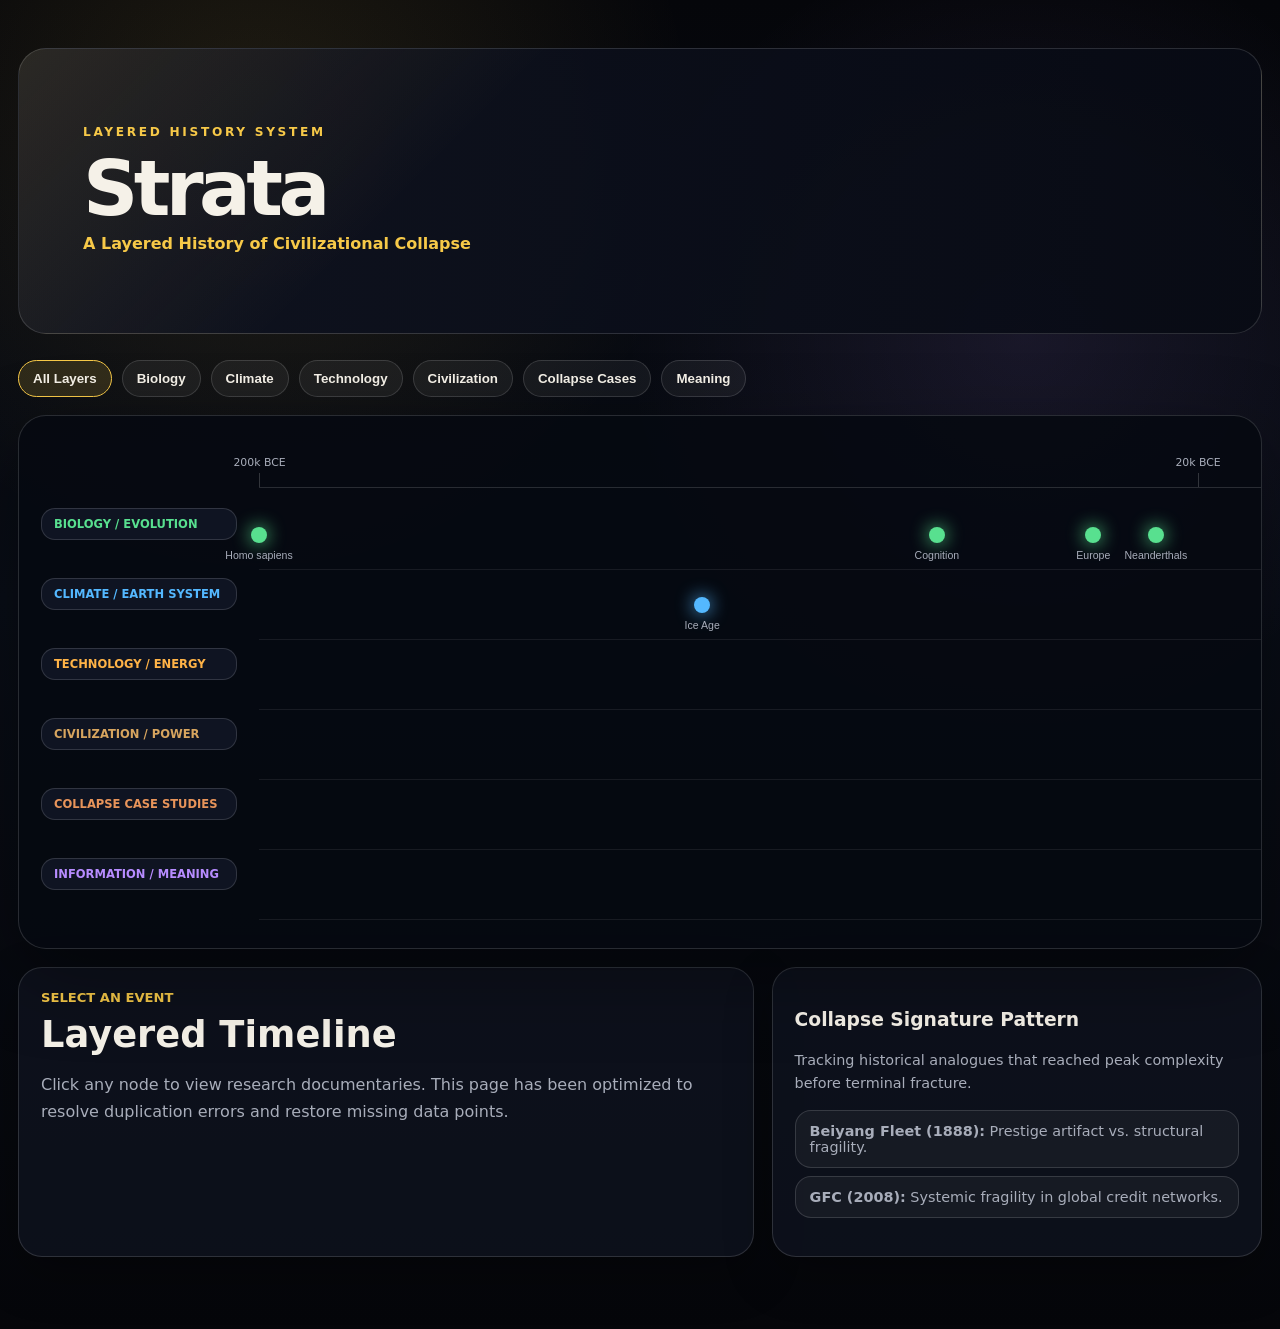
<file: YTlinksOLD.html>
<!DOCTYPE html>
<html lang="en">
<head>
<meta charset="UTF-8" />
<meta name="viewport" content="width=device-width, initial-scale=1.0" />
<title>Strata: A Layered History of Civilizational Collapse</title>
<style>
:root {
  --bg: #07090f;
  --panel: rgba(14, 18, 30, 0.86);
  --panel-soft: rgba(20, 26, 42, 0.72);
  --line: rgba(255, 255, 255, 0.14);
  --text: #f5f1e8;
  --muted: #a8adba;
  --gold: #f7c948;
  --biology: #58e08f;
  --climate: #54b8ff;
  --tech: #ffb347;
  --civilization: #d7a55f;
  --information: #b78cff;
  --shock: #ff4d5d;
  --religion: #f7c948;
  --philosophy: #6ee7ff;
  --ideology: #ff6b6b;
  --media: #b78cff;
  --ai: #7cffc4;
  --warm: #ff8a4c;
  --cold: #3977ff;
  --collapse-case: #e8945a;
}

* { box-sizing: border-box; }

body {
  margin: 0;
  font-family: Inter, ui-sans-serif, system-ui, -apple-system, BlinkMacSystemFont, "Segoe UI", sans-serif;
  background:
    radial-gradient(circle at 20% 10%, rgba(247, 201, 72, 0.11), transparent 28%),
    radial-gradient(circle at 80% 25%, rgba(183, 140, 255, 0.10), transparent 28%),
    linear-gradient(180deg, #05060a 0%, #090d16 45%, #05060a 100%);
  color: var(--text);
  min-height: 100vh;
}

.timeline-page { width: min(1520px, 100%); margin: 0 auto; padding: 48px 18px 72px; }

.hero {
  position: relative; overflow: hidden; border: 1px solid var(--line); border-radius: 28px;
  padding: clamp(28px, 5vw, 64px);
  background: linear-gradient(135deg, rgba(247, 201, 72, 0.12), transparent 35%), linear-gradient(90deg, rgba(15, 19, 33, 0.92), rgba(8, 11, 20, 0.92));
}

.eyebrow { color: var(--gold); letter-spacing: 0.22em; text-transform: uppercase; font-size: 0.76rem; font-weight: 800; margin-bottom: 14px; }
h1 { margin: 0; font-size: clamp(2.2rem, 6vw, 5.2rem); line-height: 0.95; letter-spacing: -0.06em; }

.controls { display: flex; flex-wrap: wrap; gap: 10px; margin: 26px 0 18px; }
.filter-button { appearance: none; border: 1px solid var(--line); color: var(--text); background: rgba(255, 255, 255, 0.055); border-radius: 999px; padding: 10px 14px; cursor: pointer; font-weight: 750; transition: 160ms ease; }
.filter-button.active { border-color: var(--gold); background: rgba(247, 201, 72, 0.14); }

.timeline-shell { position: relative; margin-top: 18px; border: 1px solid var(--line); border-radius: 28px; overflow-x: auto; background: rgba(6, 9, 17, 0.9); box-shadow: 0 26px 80px rgba(0, 0, 0, 0.35); }
.timeline { position: relative; min-width: 12000px; padding: 20px 28px 28px 240px; }

.time-axis { position: relative; height: 52px; border-bottom: 1px solid var(--line); margin-bottom: 12px; }
.tick { position: absolute; bottom: 0; width: 1px; height: 14px; background: rgba(255,255,255,0.18); }
.tick span { position: absolute; bottom: 18px; left: 50%; transform: translateX(-50%); color: var(--muted); font-size: 0.68rem; white-space: nowrap; }

.layer { position: relative; height: 70px; border-bottom: 1px solid rgba(255, 255, 255, 0.075); }
.layer-label { position: absolute; left: -218px; top: 8px; width: 196px; padding: 8px 12px; border-radius: 14px; background: var(--panel-soft); border: 1px solid var(--line); font-weight: 900; font-size: 0.72rem; text-transform: uppercase; }

.event-node {
  position: absolute; transform: translate(-50%, -50%); width: 16px; height: 16px; border-radius: 50%; border: 0;
  background: var(--node-color, var(--gold)); box-shadow: 0 0 18px var(--node-color, var(--gold)); cursor: pointer; transition: transform 160ms ease; z-index: 10;
}
.event-node.selected { transform: translate(-50%, -50%) scale(1.5); box-shadow: 0 0 25px #fff; z-index: 20; }
.event-node::after { content: attr(data-short); position: absolute; left: 50%; top: 22px; transform: translateX(-50%); width: max-content; color: var(--muted); font-size: 0.66rem; pointer-events: none; }

.collapse-score { position: absolute; bottom: 8px; left: 50%; transform: translateX(-50%); color: #ffd3d8; font-size: 0.58rem; font-weight: 900; background: rgba(255,77,93,0.18); border-radius: 999px; padding: 2px 5px; }

.detail-panel { margin-top: 18px; display: grid; grid-template-columns: 1.2fr 0.8fr; gap: 18px; }
.card { border: 1px solid var(--line); border-radius: 24px; padding: 22px; background: var(--panel); box-shadow: 0 18px 48px rgba(0, 0, 0, 0.28); }

.video-wrapper { position: relative; padding-bottom: 56.25%; height: 0; overflow: hidden; border-radius: 16px; background: #000; }
.video-wrapper iframe { position: absolute; top: 0; left: 0; width: 100%; height: 100%; border: 0; }

.event-date { color: var(--gold); font-weight: 900; text-transform: uppercase; font-size: 0.82rem; }
.event-title { margin: 8px 0 10px; font-size: clamp(1.45rem, 3vw, 2.3rem); }
.event-description { color: var(--muted); line-height: 1.65; }
.system-list { list-style: none; padding: 0; margin-top: 14px; }
.system-list li { padding: 12px 14px; border-radius: 16px; border: 1px solid var(--line); background: rgba(255, 255, 255, 0.045); color: var(--muted); margin-bottom: 8px; font-size: 0.9rem; }
.note { color: var(--muted); line-height: 1.65; font-size: 0.9rem; }
</style>
</head>
<body>
<main class="timeline-page">
<section class="hero">
  <p class="eyebrow">Layered History System</p>
  <h1>Strata</h1>
  <p style="color:var(--gold); font-weight:700; margin-top:8px;">A Layered History of Civilizational Collapse</p>
</section>

<section class="controls">
  <button class="filter-button active" data-filter="all">All Layers</button>
  <button class="filter-button" data-filter="biology">Biology</button>
  <button class="filter-button" data-filter="climate">Climate</button>
  <button class="filter-button" data-filter="technology">Technology</button>
  <button class="filter-button" data-filter="civilization">Civilization</button>
  <button class="filter-button" data-filter="collapse-cases">Collapse Cases</button>
  <button class="filter-button" data-filter="information">Meaning</button>
</section>

<section class="timeline-shell"><div class="timeline" id="timeline"><div class="time-axis" id="timeAxis"></div></div></section>

<section class="detail-panel">
  <article class="card" id="detailCard">
    <div class="event-date">Select an event</div>
    <h2 class="event-title">Layered Timeline</h2>
    <p class="event-description">Click any node to view research documentaries. This page has been optimized to resolve duplication errors and restore missing data points.</p>
  </article>
  
  <aside class="card" id="sidebarCard">
    <div id="sidebarDefault">
      <h3>Collapse Signature Pattern</h3>
      <p class="note">Tracking historical analogues that reached peak complexity before terminal fracture.</p>
      <ul class="system-list">
        <li><strong>Beiyang Fleet (1888):</strong> Prestige artifact vs. structural fragility.</li>
        <li><strong>GFC (2008):</strong> Systemic fragility in global credit networks.</li>
      </ul>
    </div>
    <div id="sidebarVideo" style="display:none;"></div>
  </aside>
</section>
</main>

<script>
const layers = [
  { id: 'biology',        label: 'Biology / Evolution',        color: 'var(--biology)' },
  { id: 'climate',        label: 'Climate / Earth System',       color: 'var(--climate)' },
  { id: 'technology',     label: 'Technology / Energy',          color: 'var(--tech)' },
  { id: 'civilization',   label: 'Civilization / Power',         color: 'var(--civilization)' },
  { id: 'collapse-cases', label: 'Collapse Case Studies',        color: 'var(--collapse-case)' },
  { id: 'information',    label: 'Information / Meaning',        color: 'var(--information)' }
];

const events = [
  // --- BIOLOGY ---
  { year: -200000, layer: 'biology', title: 'Homo sapiens Emergence', short: 'Homo sapiens', date: 'c. 200k BCE', description: 'Anatomically modern humans emerge in Africa.' },
  { year: -70000,  layer: 'biology', title: 'Cognitive Acceleration', short: 'Cognition', date: 'c. 70k BCE', description: 'Symbolic thought and language complexity expand.' },
  { year: -40000,  layer: 'biology', title: 'Modern Humans Reach Europe', short: 'Europe', date: 'c. 40k BCE', description: 'Sapiens expansion into Neanderthal territories.' },
  { year: -28000,  layer: 'biology', title: 'Neanderthals Disappear', short: 'Neanderthals', date: 'c. 28k BCE', description: 'Homo sapiens becomes the only surviving human branch.' },
  { year: -7000,   layer: 'biology', title: 'Lactose Persistence', short: 'Lactose', date: 'c. 7k BCE', description: 'Mutation co-driven by agricultural culture.' },

  // --- CLIMATE ---
  { year: -115000, layer: 'climate', title: 'Last Glacial Period', short: 'Ice Age', date: 'c. 115k BCE', description: 'Global cooling expands ice sheets.' },
  { year: -11700,  layer: 'climate', title: 'Beginning of the Holocene', short: 'Holocene', date: 'c. 11,700 BCE', description: 'Interglacial warming enables urban settlement.' },
  { year: 800,     layer: 'climate', title: 'Medieval Warm Period', short: 'Warm Period', date: '800-1200 CE', description: 'Stability supports agricultural expansion.' },
  { year: 1600,    layer: 'climate', title: 'Little Ice Age Stress', short: 'Little Ice Age', date: 'c. 1600 CE', description: 'Cooler temps contribute to social unrest and famine.' },

  // --- TECHNOLOGY ---
  { year: -10000,  layer: 'technology', title: 'Neolithic Revolution', short: 'Agriculture', date: 'c. 10k BCE', description: 'Transformation into permanent settlements.' },
  { year: -3500,   layer: 'technology', title: 'Wheel Invented', short: 'Wheel', date: 'c. 3500 BCE', description: 'Transforms trade, warfare, and transport.' },
  { year: 1712,    layer: 'technology', title: 'Newcomen Steam Engine', short: 'Steam engine', date: '1712 CE', description: 'Precursor to the fossil-fuel energy transition.' },
  { year: 1885,    layer: 'technology', title: 'Internal Combustion Engine', short: 'ICE', date: '1885 CE', description: 'Reshapes urban form and geopolitics.' },
  { year: 1947,    layer: 'technology', title: 'Transistor Invented', short: 'Transistor', date: '1947 CE', description: 'Foundation of modern computing.' },

  // --- CIVILIZATION ---
  { year: -9600,   layer: 'civilization', title: 'Göbekli Tepe', short: 'Göbekli Tepe', date: 'c. 9600 BCE', description: 'Ritual architecture before urban civilization.' },
  { year: -3500,   layer: 'civilization', title: 'Uruk / Sumerian States', short: 'Uruk', date: 'c. 3500 BCE', description: 'Urbanism and temple economies emerge.' },
  { year: 27,      layer: 'civilization', title: 'Roman Empire Apogee', short: 'Roman Empire', date: '27 BCE-476 CE', description: 'Unified governance across the Mediterranean.' },
  { year: 1235,    layer: 'civilization', title: 'Mali Empire', short: 'Mali', date: 'c. 1235 CE', description: 'West African apogee of wealth and scholarship.' },
  { year: 1871,    layer: 'civilization', title: 'Unification of Germany', short: 'German Unity', date: '1871 CE', description: 'Reshaping the European balance of power.' },

  // --- COLLAPSE CASES (WITH VIDEOS) ---
  { year: -1200, layer: 'collapse-cases', youtubeId: 'cY7nR-bqRz4', title: 'Bronze Age Collapse', short: 'Collapse', date: 'c. 1208 BCE', collapseScore: 4, description: 'Regional systems collapse disrupting eastern Mediterranean networks.' },
  { year: 476,   layer: 'collapse-cases', youtubeId: 'maFxSGTf2os', title: 'Fall of Western Rome', short: 'Fall of Rome', date: '476 CE', collapseScore: 4, description: 'Collapse of administrative authority in the West.' },
  { year: 755,   layer: 'collapse-cases', youtubeId: 'NcajdicoJV0', title: 'An Lushan Rebellion', short: 'An Lushan', date: '755 CE', collapseScore: 3, description: 'Tang distributed authority fracture.' },
  { year: 1127,  layer: 'collapse-cases', youtubeId: 'JHNCBpanXJY', title: 'Northern Song Collapse', short: 'Song Collapse', date: '1127 CE', collapseScore: 3, description: 'Jurchen invasion and partial system survival.' },
  { year: 1868, layer: 'collapse-cases', youtubeId: '5U_XfD8Y6gA', title: 'Meiji Restoration', short: 'Meiji', date: '1868 CE', description: 'Successful institutional transformation control case.' },
  { year: 1895,  layer: 'collapse-cases', youtubeId: 'V9XjB-xS9S8', title: 'Battle of the Yalu River', short: 'Beiyang Lost', date: '1895 CE', collapseScore: 4, description: 'Destruction of the Beiyang Fleet artifact.' },
  { year: 1918,  layer: 'collapse-cases', youtubeId: 'ux4UGpIoluk', title: 'Habsburg Dissolution', short: 'Habsburg End', date: '1918 CE', collapseScore: 3, description: 'Multi-century empire fragments into nations.' },
  { year: 1922,  layer: 'collapse-cases', youtubeId: 'kd8bJ5L-lNE', title: 'Ottoman Empire End', short: 'Ottoman End', date: '1922 CE', collapseScore: 3, description: 'Formal end of the Ottoman administrative state.' },
  { year: 1991, layer: 'collapse-cases', youtubeId: '8I-ZpT-97fE', title: 'Soviet Union Dissolves', short: 'Soviet End', date: '1991 CE', collapseScore: 3, description: 'Command-redistributive system failure.' },
 { year: 2008, layer: 'collapse-cases', youtubeId: 'GPOv729KoP8', title: 'Global Financial Crisis', short: 'GFC 2008', date: '2008 CE', collapseScore: 3, description: 'Collapse of credit markets reveals systemic fragility.' },
  // --- INFORMATION / MEANING ---
  { year: -1000, layer: 'information', title: 'Phoenician Alphabet', short: 'Alphabet', date: 'c. 1000 BCE', description: 'Simplification of literacy and memory storage.' },
  { year: -800,  layer: 'information', title: 'Axial Age Begins', short: 'Axial Age', date: '800-200 BCE', description: 'Philosophy and religion reshape ethics and identity.' },
  { year: 1440,  layer: 'information', title: 'Printing Press', short: 'Printing', date: '1440 CE', description: 'Accelerates literacy and ideological fracture.' },
  { year: 2020,  layer: 'information', title: 'AI Shaping Reality', short: 'AI', date: '2020 CE', description: 'Boundary between human and machine knowledge blurs.' }
];

function yearToPercent(year) {
  if (year <= -20000) return ((year - (-200000)) / (-20000 - (-200000))) * 8;
  if (year <= -1000)  return 8  + ((year - (-20000)) / (-1000 - (-20000))) * 8;
  if (year <= 1400)   return 16 + ((year - (-1000))  / (1400  - (-1000)))  * 19;
  if (year <= 1800)   return 35 + ((year - 1400)     / (1800  - 1400))     * 20;
  return                      55 + ((year - 1800)     / (2026  - 1800))     * 45;
}

const CENTER = 35;
const LVL_HEIGHT = 16;
const THRESHOLD = 0.18;
const LEVEL_TOPS = [CENTER, CENTER - LVL_HEIGHT, CENTER + LVL_HEIGHT];

function eventKey(e) { return `${e.year}|${e.title}`; }

function assignVerticalOffsets(layerEvents) {
  const sorted = [...layerEvents].sort((a, b) => yearToPercent(a.year) - yearToPercent(b.year));
  const map = new Map();
  sorted.forEach(ev => {
    const key = eventKey(ev);
    const pos = yearToPercent(ev.year);
    const nearby = sorted.filter(e => map.has(eventKey(e)) && Math.abs(yearToPercent(e.year) - pos) < THRESHOLD);
    if (nearby.length === 0) { map.set(key, LEVEL_TOPS[0]); } 
    else {
      const used = nearby.map(e => map.get(eventKey(e)));
      const free = LEVEL_TOPS.find(t => !used.includes(t));
      map.set(key, free !== undefined ? free : LEVEL_TOPS[nearby.length % LEVEL_TOPS.length]);
    }
  });
  return map;
}

function buildTimeline() {
  const tl = document.getElementById('timeline');
  const ax = document.getElementById('timeAxis');
  const ticks = [{y:-200000, l:'200k BCE'}, {y:-20000, l:'20k BCE'}, {y:0, l:'0 CE'}, {y:1400, l:'1400'}, {y:1800, l:'1800'}, {y:2026, l:'Now'}];

  ticks.forEach(t => {
    const d = document.createElement('div'); d.className='tick'; d.style.left=yearToPercent(t.y)+'%';
    d.innerHTML=`<span>${t.l}</span>`; ax.appendChild(d);
  });

  layers.forEach(layer => {
    const layerEl = document.createElement('div');
    layerEl.className = 'layer'; layerEl.dataset.layer = layer.id;
    const label = document.createElement('div');
    label.className = 'layer-label'; label.style.color = layer.color; label.textContent = layer.label;
    layerEl.appendChild(label);
    
    // STRICT FILTER: One event, one layer (Resolves duplication in image_78b355.jpg)
    const layerEvents = events.filter(e => e.layer === layer.id);
    const offsets = assignVerticalOffsets(layerEvents);

    layerEvents.forEach(ev => {
      const n = document.createElement('button');
      n.className = 'event-node';
      n.style.left = `${yearToPercent(ev.year)}%`;
      n.style.top = `${offsets.get(eventKey(ev))}px`;
      n.style.setProperty('--node-color', layer.color);
      n.dataset.short = ev.short;
      if (ev.collapseScore) {
          const s = document.createElement('span'); s.className = 'collapse-score';
          s.textContent = `S${ev.collapseScore}`; n.appendChild(s);
      }
      n.addEventListener('click', () => {
          document.querySelectorAll('.event-node').forEach(node => node.classList.remove('selected'));
          n.classList.add('selected');
          document.getElementById('detailCard').innerHTML = `<div class="event-date">${ev.date}</div><h2 class="event-title">${ev.title}</h2><p class="event-description">${ev.description}</p>`;
          const def = document.getElementById('sidebarDefault'), vid = document.getElementById('sidebarVideo');
          if (ev.youtubeId) {
            def.style.display = 'none'; vid.style.display = 'block';
            vid.innerHTML = `<h3>Research Media</h3><div class="video-wrapper"><iframe src="https://www.youtube.com/embed/${ev.youtubeId}?rel=0" allowfullscreen></iframe></div>`;
          } else {
            def.style.display = 'block'; vid.style.display = 'none';
          }
      });
      layerEl.appendChild(n);
    });
    tl.appendChild(layerEl);
  });
}

buildTimeline();
</script>
</body>
</html>
</file>
